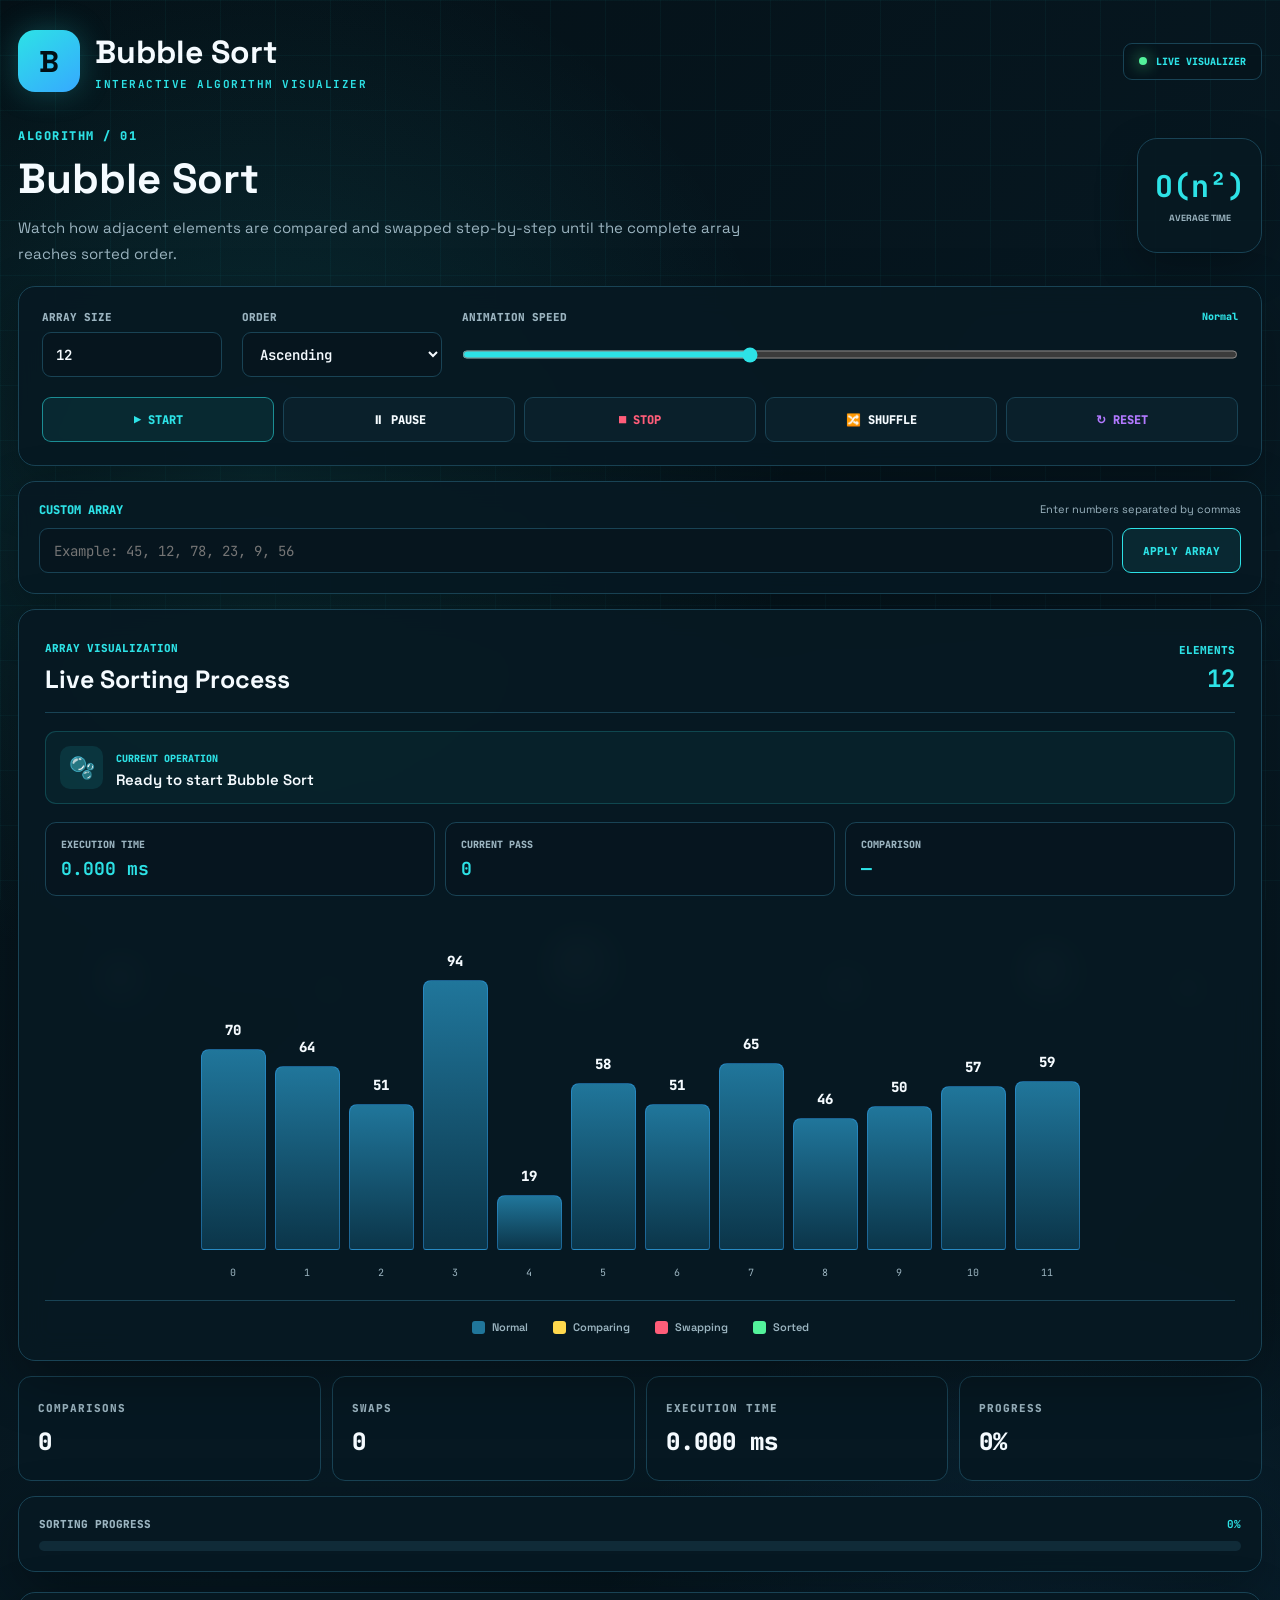
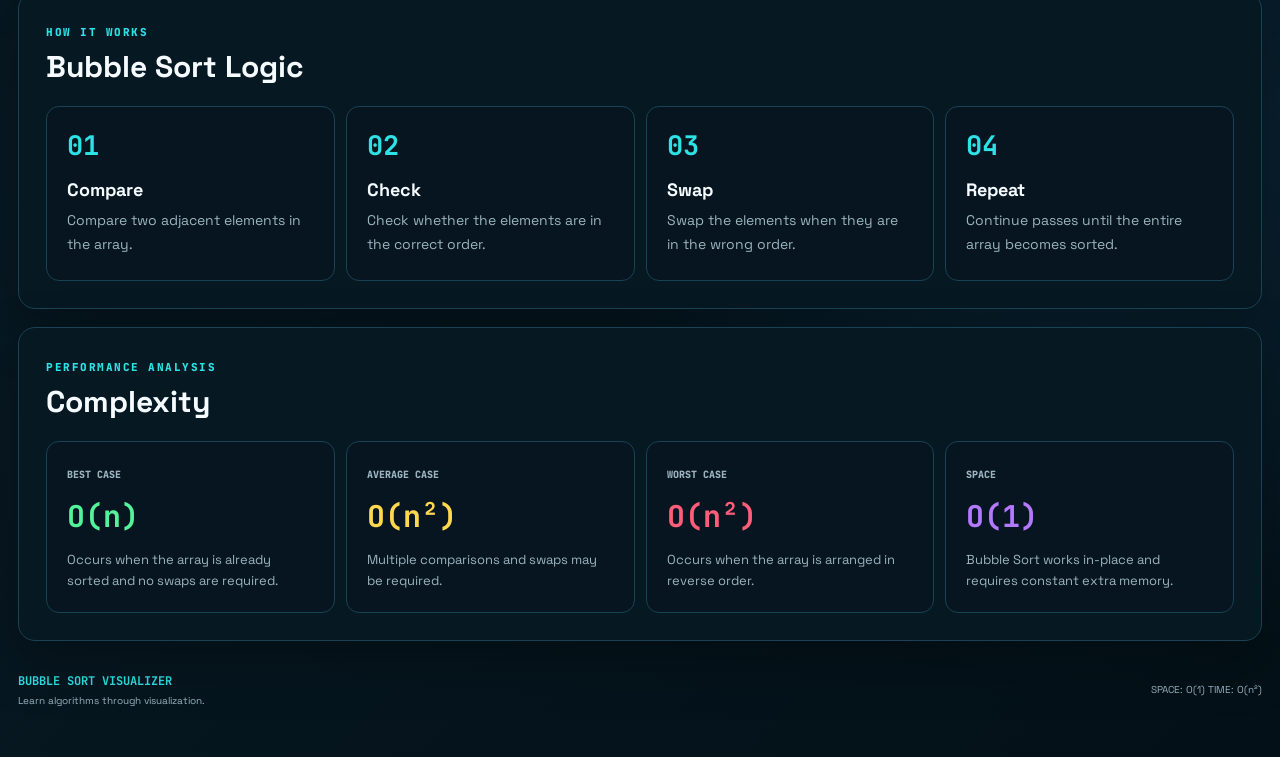
<file: DAA LAB visualistaion/BubbleSort/index.html>
<!DOCTYPE html>
<html lang="en">

<head>

    <meta charset="UTF-8">

    <meta name="viewport" content="width=device-width, initial-scale=1.0">

    <title>Bubble Sort Visualizer</title>

    <link rel="stylesheet" href="style.css">

</head>


<body>

    <!-- Animated Background -->
    <div class="bubble b1"></div>
    <div class="bubble b2"></div>
    <div class="bubble b3"></div>
    <div class="bubble b4"></div>
    <div class="bubble b5"></div>
    <div class="bubble b6"></div>


    <main class="container">


        <!-- ================= HEADER ================= -->

        <header class="header">

            <div class="brand">

                <div class="brand-icon">
                    B
                </div>

                <div>

                    <h1>
                        Bubble Sort
                    </h1>

                    <p>
                        INTERACTIVE ALGORITHM VISUALIZER
                    </p>

                </div>

            </div>


            <div class="live-badge">

                <span class="live-dot"></span>

                LIVE VISUALIZER

            </div>

        </header>



        <!-- ================= INTRO ================= -->

        <section class="intro">

            <div>

                <span class="eyebrow">
                    ALGORITHM / 01
                </span>

                <h2>
                    Bubble Sort
                </h2>

                <p>
                    Watch how adjacent elements are compared and
                    swapped step-by-step until the complete array
                    reaches sorted order.
                </p>

            </div>


            <div class="algorithm-card">

                <strong>
                    O(n²)
                </strong>

                <span>
                    AVERAGE TIME
                </span>

            </div>

        </section>



        <!-- ================= CONTROLS ================= -->

        <section class="control-panel">

            <div class="control-row">


                <div class="control-group">

                    <label>
                        ARRAY SIZE
                    </label>

                    <input type="number" id="arraySize" value="12" min="5" max="30">

                </div>


                <div class="control-group">

                    <label>
                        ORDER
                    </label>

                    <select id="order">

                        <option value="ascending">
                            Ascending
                        </option>

                        <option value="descending">
                            Descending
                        </option>

                    </select>

                </div>


                <div class="control-group speed-control">

                    <label>
                        ANIMATION SPEED
                    </label>

                    <input type="range" id="speed" min="50" max="1000" value="400">

                    <span id="speedValue">
                        Normal
                    </span>

                </div>

            </div>



            <div class="action-buttons">

                <button class="btn primary" id="startBtn">
                    ▶ START
                </button>

                <button class="btn" id="pauseBtn">
                    ⏸ PAUSE
                </button>

                <button class="btn danger" id="stopBtn">
                    ■ STOP
                </button>

                <button class="btn" id="shuffleBtn">
                    🔀 SHUFFLE
                </button>

                <button class="btn reset" id="resetBtn">
                    ↻ RESET
                </button>

            </div>

        </section>



        <!-- ================= CUSTOM ARRAY ================= -->

        <section class="custom-section">

            <div class="section-title">

                <span>
                    CUSTOM ARRAY
                </span>

                <small>
                    Enter numbers separated by commas
                </small>

            </div>


            <div class="custom-input">

                <input type="text" id="customArray" placeholder="Example: 45, 12, 78, 23, 9, 56">

                <button id="applyArray">
                    APPLY ARRAY
                </button>

            </div>

        </section>



        <!-- ================= VISUALIZER ================= -->

        <section class="visualizer">


            <div class="visualizer-header">

                <div>

                    <span>
                        ARRAY VISUALIZATION
                    </span>

                    <h3>
                        Live Sorting Process
                    </h3>

                </div>


                <div class="array-count">

                    <span>
                        ELEMENTS
                    </span>

                    <strong id="elementCount">
                        12
                    </strong>

                </div>

            </div>



            <!-- Status -->

            <div class="status">

                <div class="status-icon">
                    🫧
                </div>

                <div>

                    <span>
                        CURRENT OPERATION
                    </span>

                    <p id="statusText">
                        Ready to start Bubble Sort
                    </p>

                </div>

            </div>



            <!-- Timer -->

            <div class="timer-panel">

                <div>

                    <span>
                        EXECUTION TIME
                    </span>

                    <strong id="timer">
                        0.000 ms
                    </strong>

                </div>


                <div>

                    <span>
                        CURRENT PASS
                    </span>

                    <strong id="passNumber">
                        0
                    </strong>

                </div>


                <div>

                    <span>
                        COMPARISON
                    </span>

                    <strong id="comparisonInfo">
                        —
                    </strong>

                </div>

            </div>



            <!-- Array -->

            <div class="array-container" id="arrayContainer"></div>



            <!-- Legend -->

            <div class="legend">

                <div>
                    <span class="legend-color normal"></span>
                    Normal
                </div>

                <div>
                    <span class="legend-color compare"></span>
                    Comparing
                </div>

                <div>
                    <span class="legend-color swap"></span>
                    Swapping
                </div>

                <div>
                    <span class="legend-color sorted"></span>
                    Sorted
                </div>

            </div>

        </section>



        <!-- ================= STATISTICS ================= -->

        <section class="stats">

            <div class="stat-card">

                <span>
                    COMPARISONS
                </span>

                <strong id="comparisons">
                    0
                </strong>

            </div>


            <div class="stat-card">

                <span>
                    SWAPS
                </span>

                <strong id="swaps">
                    0
                </strong>

            </div>


            <div class="stat-card">

                <span>
                    EXECUTION TIME
                </span>

                <strong id="executionTime">
                    0.000 ms
                </strong>

            </div>


            <div class="stat-card">

                <span>
                    PROGRESS
                </span>

                <strong id="progressText">
                    0%
                </strong>

            </div>

        </section>



        <!-- ================= PROGRESS ================= -->

        <section class="progress-section">

            <div class="progress-header">

                <span>
                    SORTING PROGRESS
                </span>

                <strong id="progressPercent">
                    0%
                </strong>

            </div>


            <div class="progress-track">

                <div class="progress-bar" id="progressBar"></div>

            </div>

        </section>



        <!-- ================= ALGORITHM LOGIC ================= -->

        <section class="logic-section">

            <div class="section-heading">

                <span>
                    HOW IT WORKS
                </span>

                <h2>
                    Bubble Sort Logic
                </h2>

            </div>


            <div class="steps">


                <div class="step">

                    <strong>
                        01
                    </strong>

                    <h3>
                        Compare
                    </h3>

                    <p>
                        Compare two adjacent elements
                        in the array.
                    </p>

                </div>


                <div class="step">

                    <strong>
                        02
                    </strong>

                    <h3>
                        Check
                    </h3>

                    <p>
                        Check whether the elements
                        are in the correct order.
                    </p>

                </div>


                <div class="step">

                    <strong>
                        03
                    </strong>

                    <h3>
                        Swap
                    </h3>

                    <p>
                        Swap the elements when they
                        are in the wrong order.
                    </p>

                </div>


                <div class="step">

                    <strong>
                        04
                    </strong>

                    <h3>
                        Repeat
                    </h3>

                    <p>
                        Continue passes until the
                        entire array becomes sorted.
                    </p>

                </div>

            </div>

        </section>



        <!-- ================= COMPLEXITY ================= -->

        <section class="complexity">

            <div class="section-heading">

                <span>
                    PERFORMANCE ANALYSIS
                </span>

                <h2>
                    Complexity
                </h2>

            </div>


            <div class="complexity-grid">


                <div class="complexity-card best">

                    <span>
                        BEST CASE
                    </span>

                    <strong>
                        O(n)
                    </strong>

                    <p>
                        Occurs when the array is already
                        sorted and no swaps are required.
                    </p>

                </div>


                <div class="complexity-card average">

                    <span>
                        AVERAGE CASE
                    </span>

                    <strong>
                        O(n²)
                    </strong>

                    <p>
                        Multiple comparisons and swaps
                        may be required.
                    </p>

                </div>


                <div class="complexity-card worst">

                    <span>
                        WORST CASE
                    </span>

                    <strong>
                        O(n²)
                    </strong>

                    <p>
                        Occurs when the array is arranged
                        in reverse order.
                    </p>

                </div>


                <div class="complexity-card space">

                    <span>
                        SPACE
                    </span>

                    <strong>
                        O(1)
                    </strong>

                    <p>
                        Bubble Sort works in-place and
                        requires constant extra memory.
                    </p>

                </div>

            </div>

        </section>



        <!-- ================= FOOTER ================= -->

        <footer>

            <div>

                <strong>
                    BUBBLE SORT VISUALIZER
                </strong>

                <p>
                    Learn algorithms through visualization.
                </p>

            </div>


            <div>

                <span>
                    SPACE: O(1)
                </span>

                <span>
                    TIME: O(n²)
                </span>

            </div>

        </footer>


    </main>


    <script src="script.js"></script>

</body>

</html>
</file>
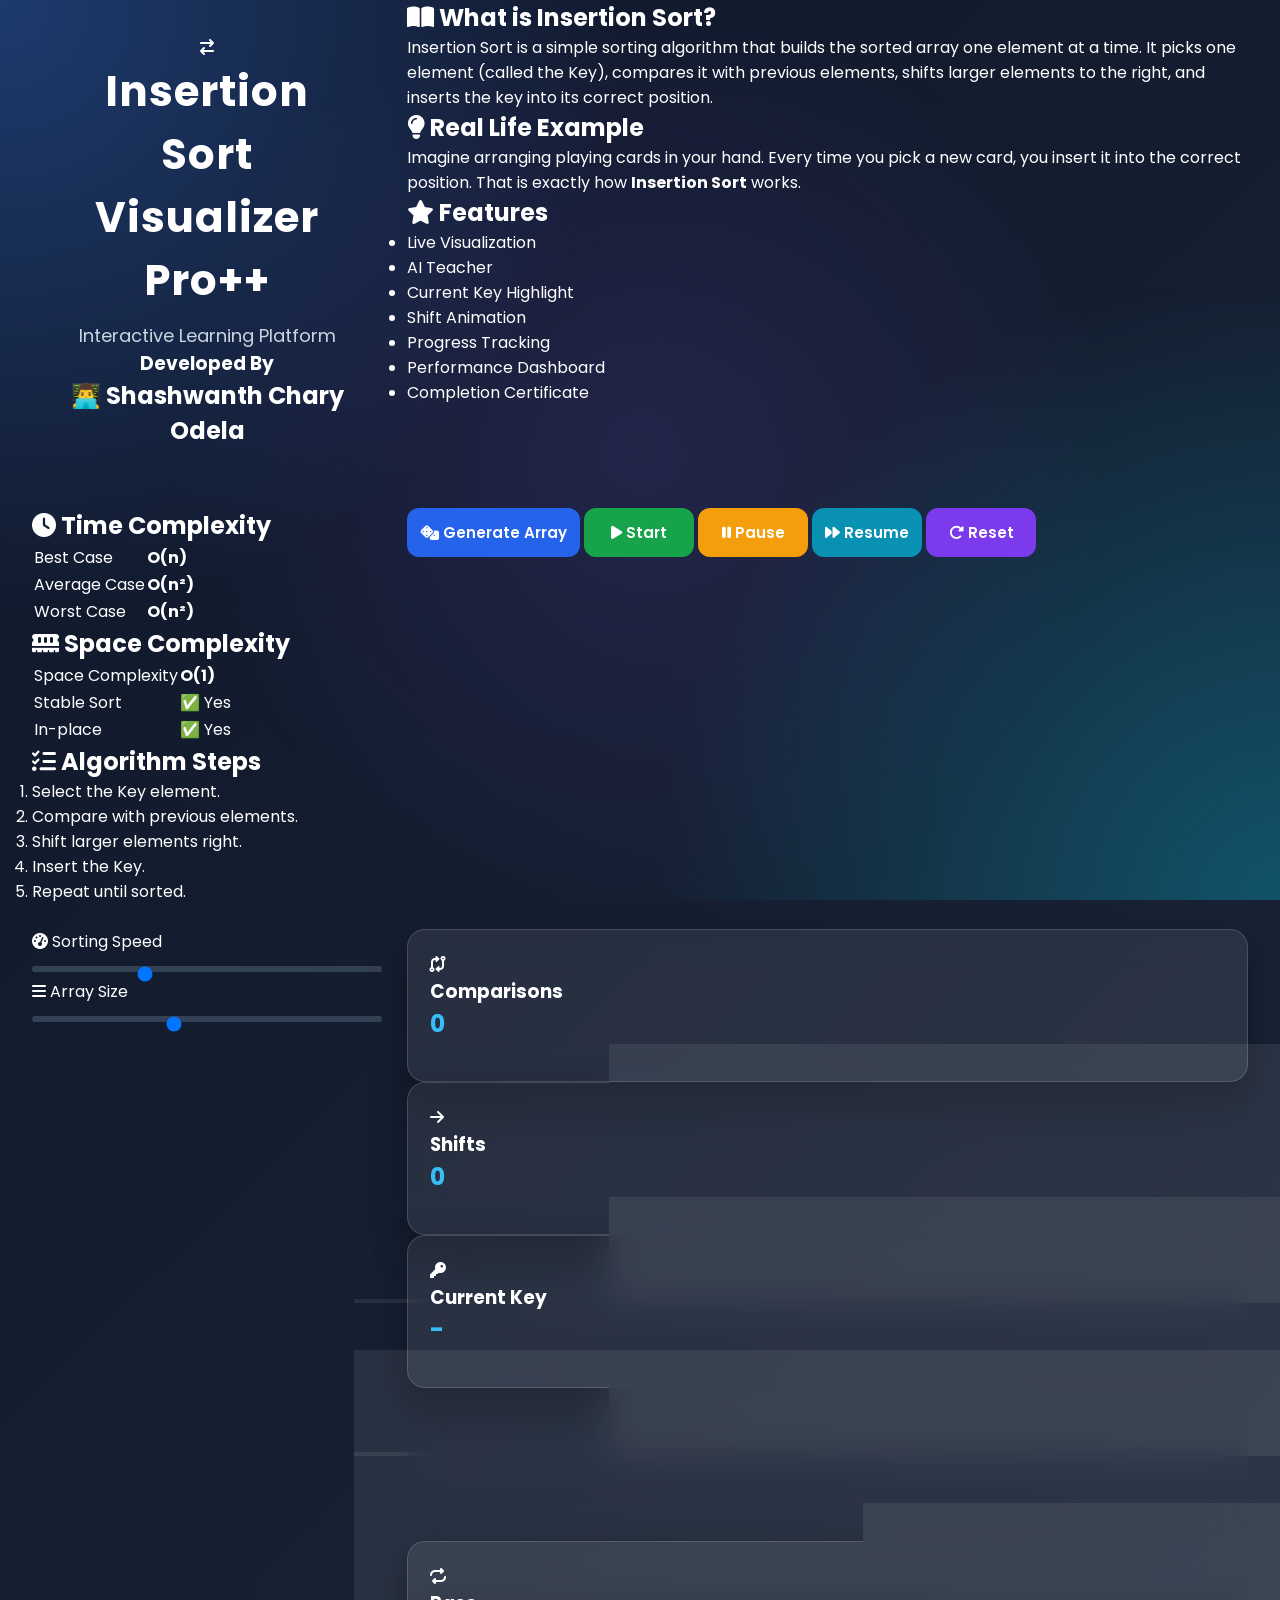
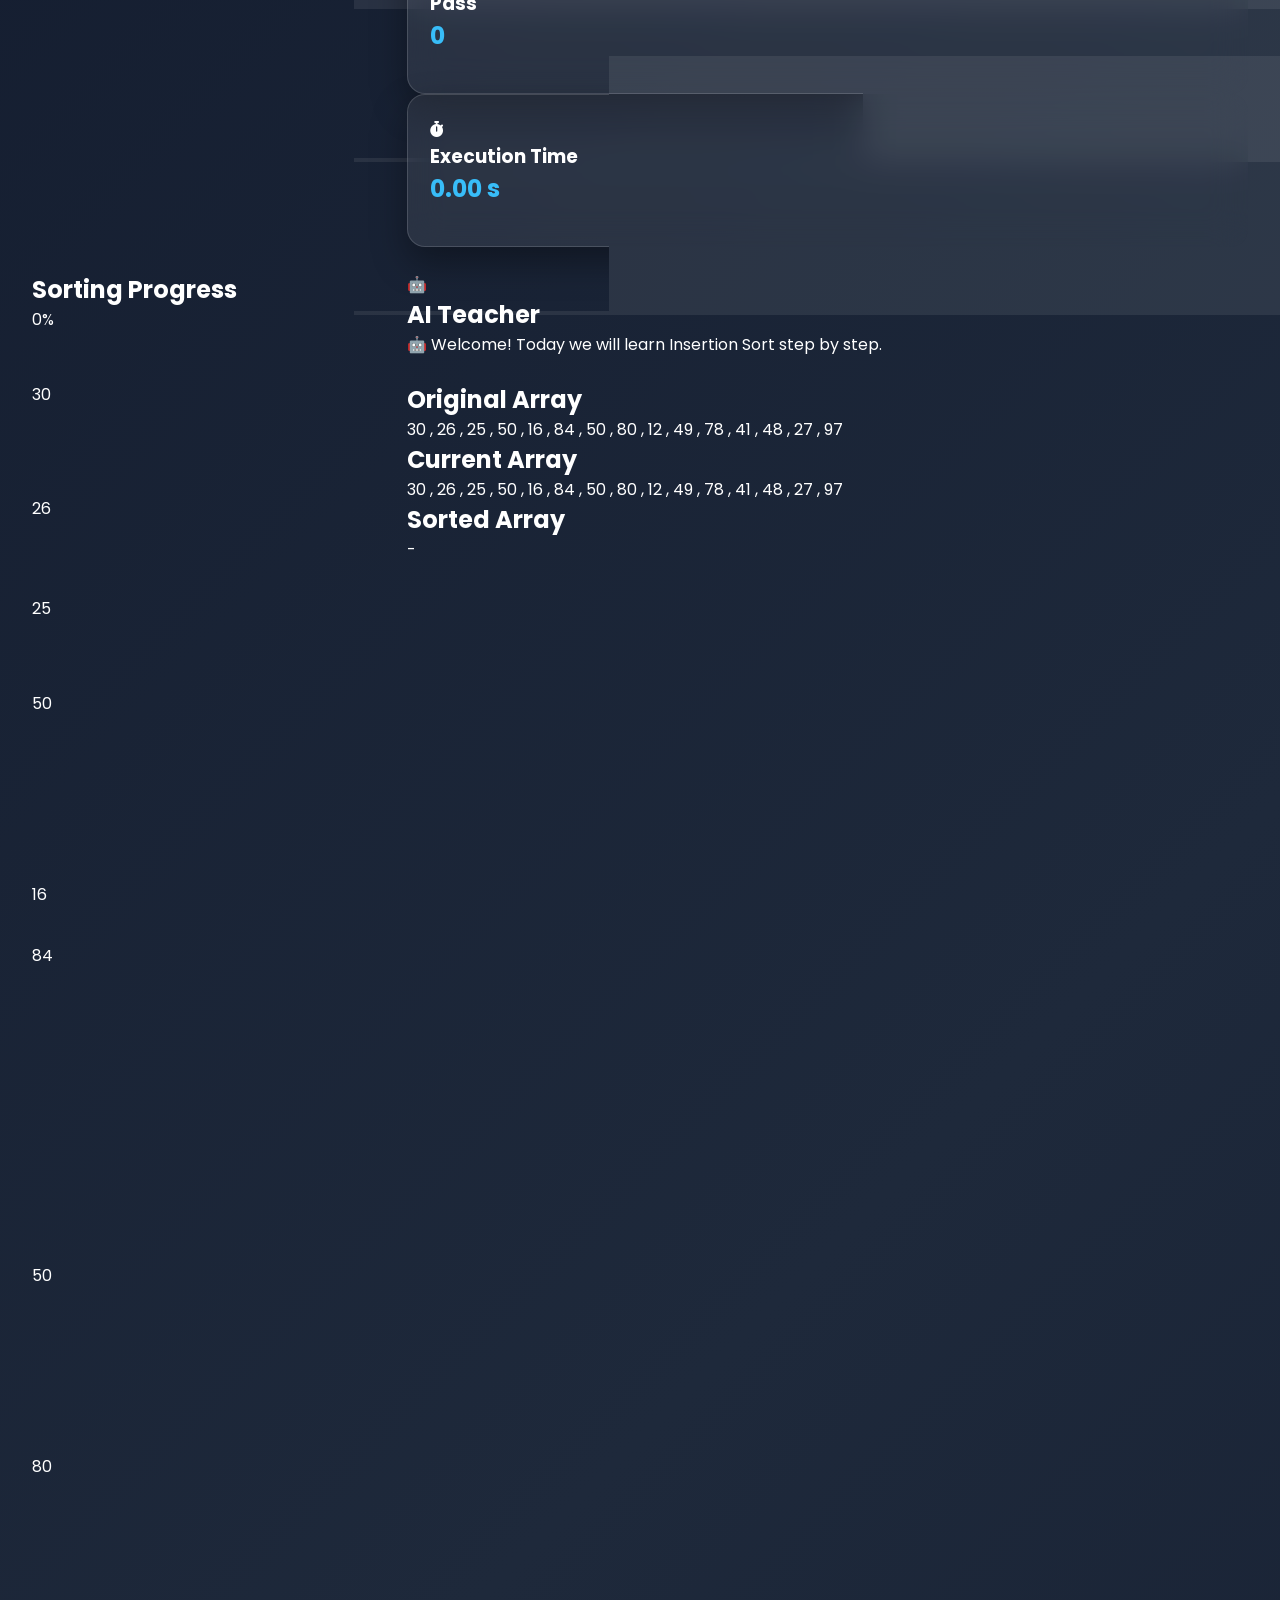
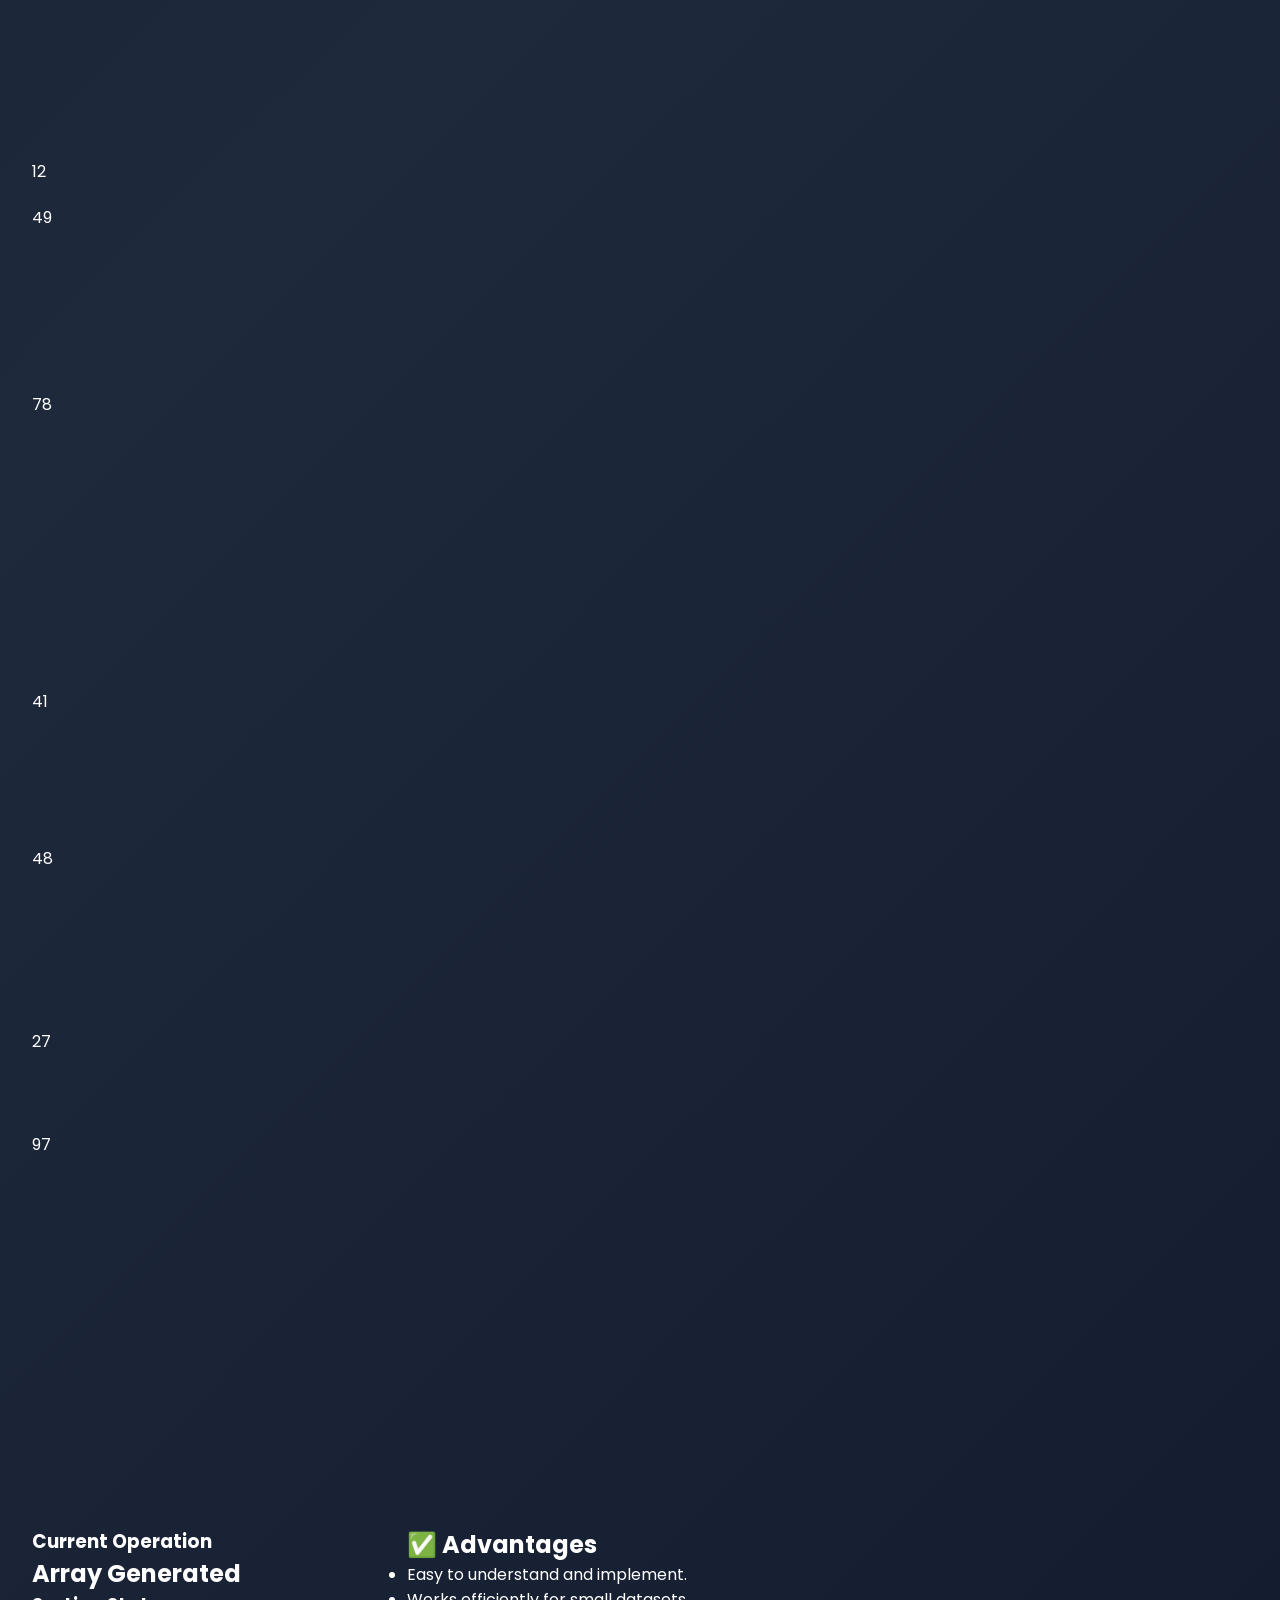
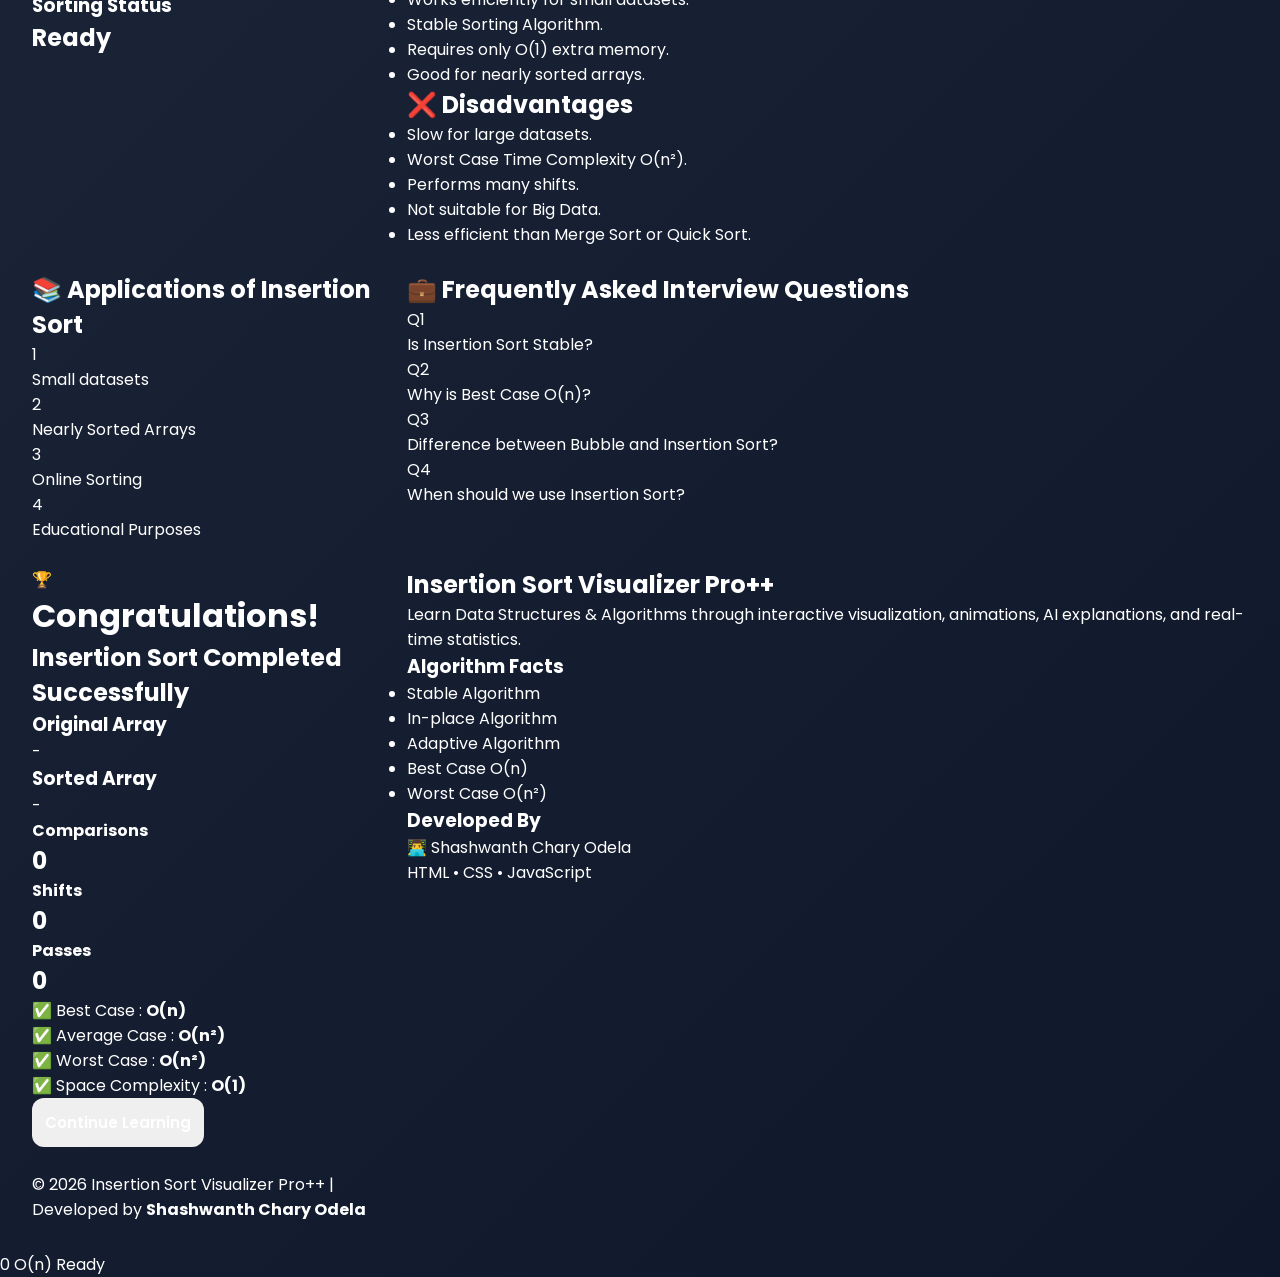
<file: DAA LAB visualistaion/InsertionSort/index.html>
<!DOCTYPE html>
<html lang="en">

<head>

    <meta charset="UTF-8">

    <meta name="viewport" content="width=device-width, initial-scale=1.0">

    <title>Insertion Sort Visualizer Pro++</title>

    <!-- CSS -->

    <link rel="stylesheet" href="style.css">

    <!-- Google Font -->

    <link rel="preconnect" href="https://fonts.googleapis.com">

    <link rel="preconnect" href="https://fonts.gstatic.com" crossorigin>

    <link href="https://fonts.googleapis.com/css2?family=Poppins:wght@300;400;500;600;700;800&display=swap"
        rel="stylesheet">

    <!-- Font Awesome -->

    <link rel="stylesheet" href="https://cdnjs.cloudflare.com/ajax/libs/font-awesome/6.6.0/css/all.min.css">

</head>

<body>

    <!-- ==========================================
            Animated Background
    =========================================== -->

    <div class="background">

        <div class="circle c1"></div>

        <div class="circle c2"></div>

        <div class="circle c3"></div>

        <div class="circle c4"></div>

    </div>

    <!-- ==========================================
                MAIN CONTAINER
    =========================================== -->

    <div class="container">

        <!-- ======================================
                    HEADER
        ======================================= -->

        <header>

            <div class="logo">

                <i class="fa-solid fa-arrow-right-arrow-left"></i>

                <div>

                    <h1>
                        Insertion Sort Visualizer Pro++
                    </h1>

                    <p>

                        Interactive Learning Platform

                    </p>

                </div>

            </div>

            <div class="developer">

                <h3>

                    Developed By

                </h3>

                <h2>

                    👨‍💻 Shashwanth Chary Odela

                </h2>

            </div>

        </header>



        <!-- ======================================
                INTRODUCTION
        ======================================= -->

        <section class="projectInfo">

            <div class="infoBox">

                <h2>

                    <i class="fa-solid fa-book-open"></i>

                    What is Insertion Sort?

                </h2>

                <p>

                    Insertion Sort is a simple sorting algorithm
                    that builds the sorted array one element at a
                    time.

                    It picks one element (called the Key),
                    compares it with previous elements,
                    shifts larger elements to the right,
                    and inserts the key into its correct position.

                </p>

            </div>



            <div class="infoBox">

                <h2>

                    <i class="fa-solid fa-lightbulb"></i>

                    Real Life Example

                </h2>

                <p>

                    Imagine arranging playing cards in your hand.

                    Every time you pick a new card,
                    you insert it into the correct position.

                    That is exactly how
                    <strong>Insertion Sort</strong> works.

                </p>

            </div>



            <div class="infoBox">

                <h2>

                    <i class="fa-solid fa-star"></i>

                    Features

                </h2>

                <ul>

                    <li>Live Visualization</li>

                    <li>AI Teacher</li>

                    <li>Current Key Highlight</li>

                    <li>Shift Animation</li>

                    <li>Progress Tracking</li>

                    <li>Performance Dashboard</li>

                    <li>Completion Certificate</li>

                </ul>

            </div>

        </section>



        <!-- ======================================
            COMPLEXITY SECTION
        ======================================= -->

        <section class="projectInfo">

            <div class="infoBox">

                <h2>

                    <i class="fa-solid fa-clock"></i>

                    Time Complexity

                </h2>

                <table>

                    <tr>

                        <td>Best Case</td>

                        <td><b>O(n)</b></td>

                    </tr>

                    <tr>

                        <td>Average Case</td>

                        <td><b>O(n²)</b></td>

                    </tr>

                    <tr>

                        <td>Worst Case</td>

                        <td><b>O(n²)</b></td>

                    </tr>

                </table>

            </div>



            <div class="infoBox">

                <h2>

                    <i class="fa-solid fa-memory"></i>

                    Space Complexity

                </h2>

                <table>

                    <tr>

                        <td>Space Complexity</td>

                        <td><b>O(1)</b></td>

                    </tr>

                    <tr>

                        <td>Stable Sort</td>

                        <td>✅ Yes</td>

                    </tr>

                    <tr>

                        <td>In-place</td>

                        <td>✅ Yes</td>

                    </tr>

                </table>

            </div>



            <div class="infoBox">

                <h2>

                    <i class="fa-solid fa-list-check"></i>

                    Algorithm Steps

                </h2>

                <ol>

                    <li>Select the Key element.</li>

                    <li>Compare with previous elements.</li>

                    <li>Shift larger elements right.</li>

                    <li>Insert the Key.</li>

                    <li>Repeat until sorted.</li>

                </ol>

            </div>

        </section>
        <!-- ======================================
                                CONTROL PANEL
                        ======================================= -->

        <section class="controls">

            <button id="generateBtn">
                <i class="fa-solid fa-dice"></i>
                Generate Array
            </button>

            <button id="startBtn">
                <i class="fa-solid fa-play"></i>
                Start
            </button>

            <button id="pauseBtn">
                <i class="fa-solid fa-pause"></i>
                Pause
            </button>

            <button id="resumeBtn">
                <i class="fa-solid fa-forward"></i>
                Resume
            </button>

            <button id="resetBtn">
                <i class="fa-solid fa-rotate-right"></i>
                Reset
            </button>

        </section>



        <!-- ======================================
                                SLIDERS
                        ======================================= -->

        <section class="sliderPanel">

            <div class="sliderBox">

                <label>

                    <i class="fa-solid fa-gauge-high"></i>

                    Sorting Speed

                </label>

                <input type="range" id="speed" min="50" max="1000" value="350">

            </div>



            <div class="sliderBox">

                <label>

                    <i class="fa-solid fa-bars"></i>

                    Array Size

                </label>

                <input type="range" id="arraySize" min="5" max="30" value="15">

            </div>

        </section>



        <!-- ======================================
                                LIVE DASHBOARD
                        ======================================= -->

        <section class="dashboard">

            <div class="card">

                <i class="fa-solid fa-code-compare"></i>

                <h3>Comparisons</h3>

                <h2 id="comparison">0</h2>

            </div>



            <div class="card">

                <i class="fa-solid fa-arrow-right"></i>

                <h3>Shifts</h3>

                <h2 id="shifts">0</h2>

            </div>



            <div class="card">

                <i class="fa-solid fa-key"></i>

                <h3>Current Key</h3>

                <h2 id="currentKey">-</h2>

            </div>



            <div class="card">

                <i class="fa-solid fa-location-dot"></i>

                <h3>Current Index</h3>

                <h2 id="currentIndex">-</h2>

            </div>



            <div class="card">

                <i class="fa-solid fa-repeat"></i>

                <h3>Pass</h3>

                <h2 id="pass">0</h2>

            </div>



            <div class="card">

                <i class="fa-solid fa-stopwatch"></i>

                <h3>Execution Time</h3>

                <h2 id="timer">0.00 s</h2>

            </div>

        </section>



        <!-- ======================================
                                PROGRESS BAR
                        ======================================= -->

        <section class="progressSection">

            <div class="progressHeader">

                <h2>

                    Sorting Progress

                </h2>

                <span id="progressPercent">

                    0%

                </span>

            </div>

            <div class="progressBar">

                <div id="progressFill"></div>

            </div>

        </section>



        <!-- ======================================
                                AI TEACHER
                        ======================================= -->

        <section class="robotSection">

            <div class="robotImage">

                🤖

            </div>

            <div class="robotContent">

                <h2>

                    AI Teacher

                </h2>

                <p id="robotMessage">

                    Welcome!

                    Generate an array and press Start to begin learning
                    Insertion Sort.

                </p>

            </div>

        </section>



        <!-- ======================================
                                ARRAY VISUALIZER
                        ======================================= -->

        <section class="visualizer">

            <div id="arrayContainer" class="arrayContainer">

            </div>

        </section>



        <!-- ======================================
                                ARRAY DETAILS
                        ======================================= -->

        <section class="arraySection">

            <div class="arrayCard">

                <h2>

                    Original Array

                </h2>

                <p id="originalArray">

                    -

                </p>

            </div>



            <div class="arrayCard">

                <h2>

                    Current Array

                </h2>

                <p id="currentArray">

                    -

                </p>

            </div>



            <div class="arrayCard">

                <h2>

                    Sorted Array

                </h2>

                <p id="sortedArray">

                    -

                </p>

            </div>

        </section>



        <!-- ======================================
                            CURRENT OPERATION
                        ======================================= -->

        <section class="operationPanel">

            <div class="operationCard">

                <h3>

                    Current Operation

                </h3>

                <h2 id="currentOperation">

                    Waiting...

                </h2>

            </div>



            <div class="operationCard">

                <h3>

                    Sorting Status

                </h3>

                <h2 id="sortStatus">

                    Ready

                </h2>

            </div>

        </section>
        <!-- ======================================
                                        ADVANTAGES & DISADVANTAGES
                                ======================================= -->

        <section class="advantages">

            <div class="advCard">

                <h2>✅ Advantages</h2>

                <ul>

                    <li>Easy to understand and implement.</li>

                    <li>Works efficiently for small datasets.</li>

                    <li>Stable Sorting Algorithm.</li>

                    <li>Requires only O(1) extra memory.</li>

                    <li>Good for nearly sorted arrays.</li>

                </ul>

            </div>



            <div class="advCard">

                <h2>❌ Disadvantages</h2>

                <ul>

                    <li>Slow for large datasets.</li>

                    <li>Worst Case Time Complexity O(n²).</li>

                    <li>Performs many shifts.</li>

                    <li>Not suitable for Big Data.</li>

                    <li>Less efficient than Merge Sort or Quick Sort.</li>

                </ul>

            </div>

        </section>



        <!-- ======================================
                                        APPLICATIONS
                                ======================================= -->

        <section class="learningPanel">

            <h2>

                📚 Applications of Insertion Sort

            </h2>

            <div class="steps">

                <div class="stepCard">

                    <span>1</span>

                    <p>

                        Small datasets

                    </p>

                </div>



                <div class="stepCard">

                    <span>2</span>

                    <p>

                        Nearly Sorted Arrays

                    </p>

                </div>



                <div class="stepCard">

                    <span>3</span>

                    <p>

                        Online Sorting

                    </p>

                </div>



                <div class="stepCard">

                    <span>4</span>

                    <p>

                        Educational Purposes

                    </p>

                </div>

            </div>

        </section>



        <!-- ======================================
                                        INTERVIEW QUESTIONS
                                ======================================= -->

        <section class="learningPanel">

            <h2>

                💼 Frequently Asked Interview Questions

            </h2>

            <div class="steps">

                <div class="stepCard">

                    <span>Q1</span>

                    <p>

                        Is Insertion Sort Stable?

                    </p>

                </div>



                <div class="stepCard">

                    <span>Q2</span>

                    <p>

                        Why is Best Case O(n)?

                    </p>

                </div>



                <div class="stepCard">

                    <span>Q3</span>

                    <p>

                        Difference between Bubble and Insertion Sort?

                    </p>

                </div>



                <div class="stepCard">

                    <span>Q4</span>

                    <p>

                        When should we use Insertion Sort?

                    </p>

                </div>

            </div>

        </section>



        <!-- ======================================
                                        COMPLETION SCREEN
                                ======================================= -->

        <div id="completionScreen" class="completionScreen">



            <div class="completionCard">



                <div class="trophy">

                    🏆

                </div>



                <h1>

                    Congratulations!

                </h1>



                <h2>

                    Insertion Sort Completed Successfully

                </h2>



                <div class="line"></div>



                <div class="result">

                    <h3>

                        Original Array

                    </h3>

                    <p id="finalOriginalArray">

                        -

                    </p>



                    <h3>

                        Sorted Array

                    </h3>

                    <p id="finalSortedArray">

                        -

                    </p>

                </div>



                <div class="finalStats">

                    <div>

                        <h4>

                            Comparisons

                        </h4>

                        <h2 id="finalComparisons">

                            0

                        </h2>

                    </div>



                    <div>

                        <h4>

                            Shifts

                        </h4>

                        <h2 id="finalShifts">

                            0

                        </h2>

                    </div>



                    <div>

                        <h4>

                            Passes

                        </h4>

                        <h2 id="finalPasses">

                            0

                        </h2>

                    </div>

                </div>



                <div class="complexitySummary">

                    <p>

                        ✅ Best Case : <b>O(n)</b>

                    </p>

                    <p>

                        ✅ Average Case : <b>O(n²)</b>

                    </p>

                    <p>

                        ✅ Worst Case : <b>O(n²)</b>

                    </p>

                    <p>

                        ✅ Space Complexity : <b>O(1)</b>

                    </p>

                </div>



                <button id="closeCompletion">

                    Continue Learning

                </button>



            </div>

        </div>



        <!-- ======================================
                                            FOOTER
                                ======================================= -->

        <footer>



            <div>

                <h2>

                    Insertion Sort Visualizer Pro++

                </h2>

                <p>

                    Learn Data Structures & Algorithms through
                    interactive visualization, animations,
                    AI explanations, and real-time statistics.

                </p>

            </div>



            <div>

                <h3>

                    Algorithm Facts

                </h3>

                <ul>

                    <li>Stable Algorithm</li>

                    <li>In-place Algorithm</li>

                    <li>Adaptive Algorithm</li>

                    <li>Best Case O(n)</li>

                    <li>Worst Case O(n²)</li>

                </ul>

            </div>



            <div>

                <h3>

                    Developed By

                </h3>

                <p>

                    👨‍💻 Shashwanth Chary Odela

                </p>

                <p>

                    HTML • CSS • JavaScript

                </p>

            </div>



        </footer>



        <div class="copyright">

            © 2026

            Insertion Sort Visualizer Pro++

            | Developed by

            <strong>

                Shashwanth Chary Odela

            </strong>

        </div>



    </div>



    <script src="script.js"></script>

</body>

</html>
<span id="iteration">0</span>
<span id="complexityLive">O(n)</span>
<span id="badge">Ready</span>
</file>
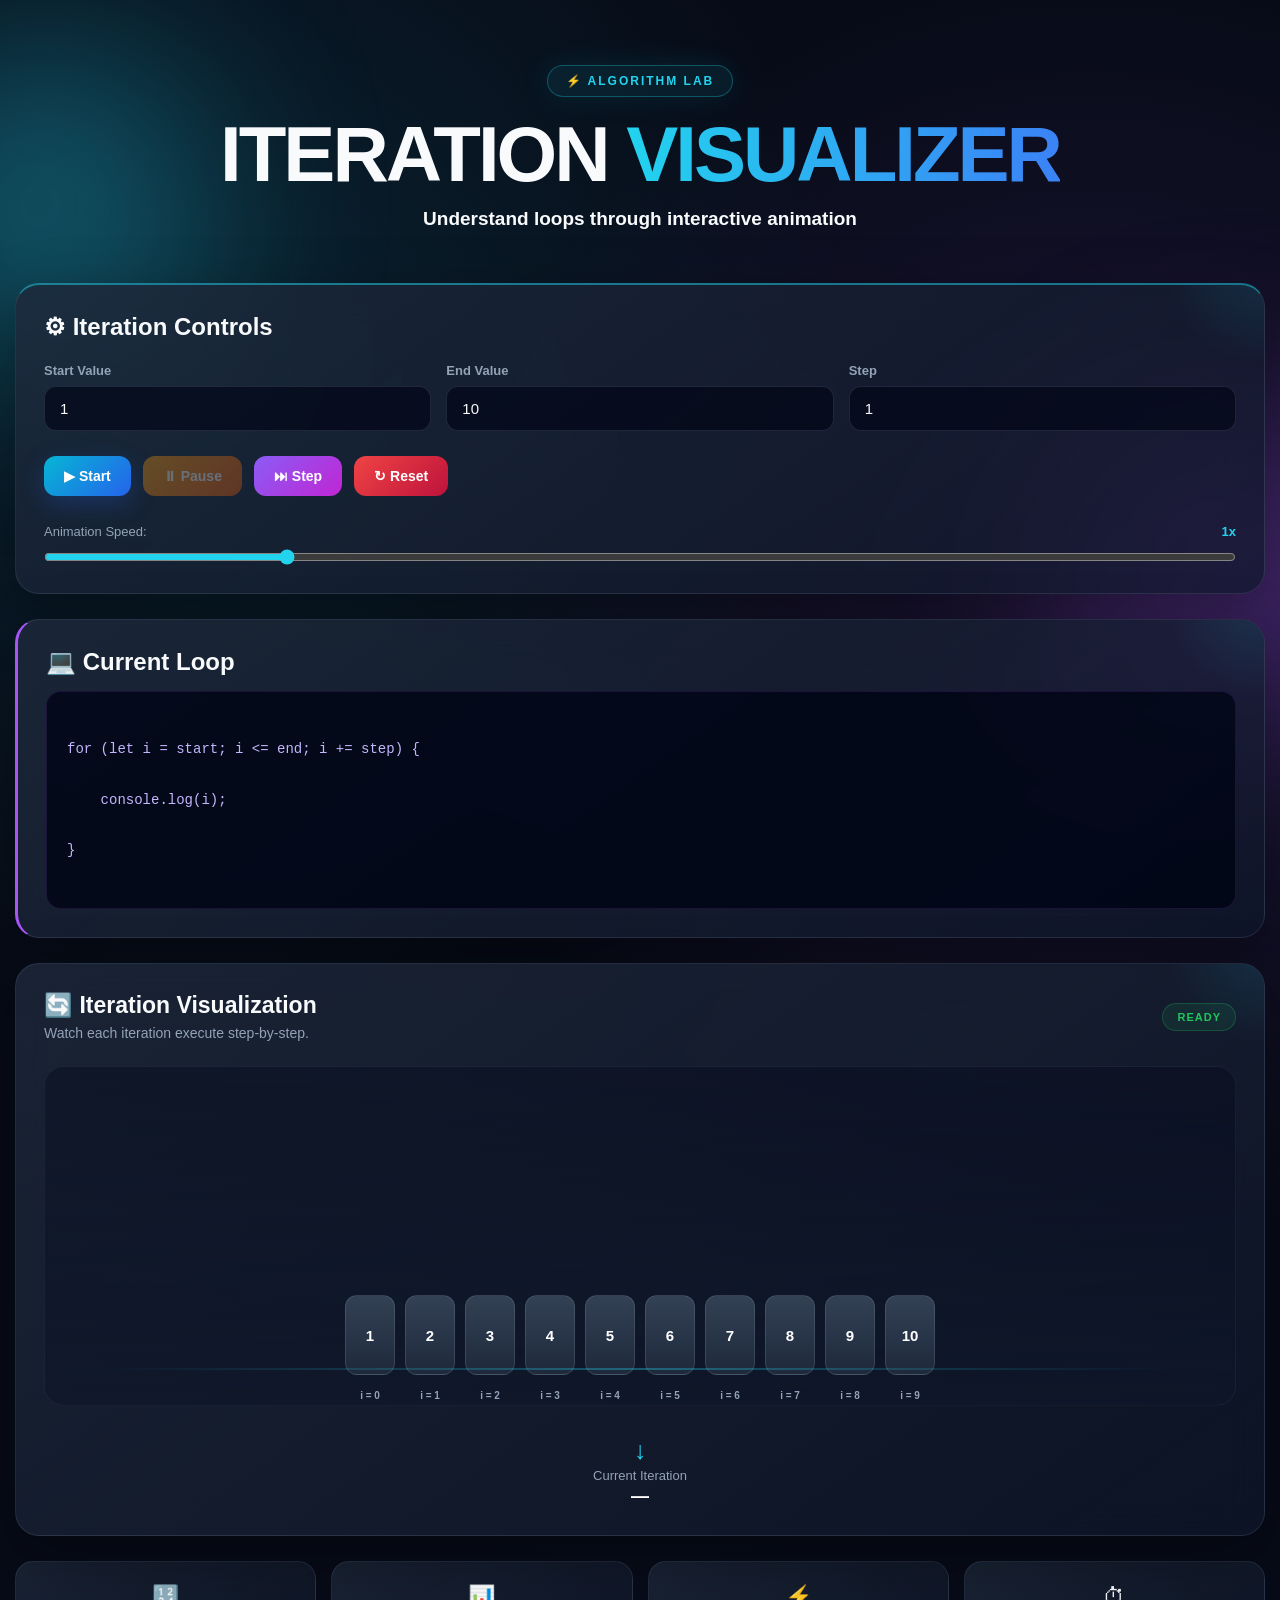
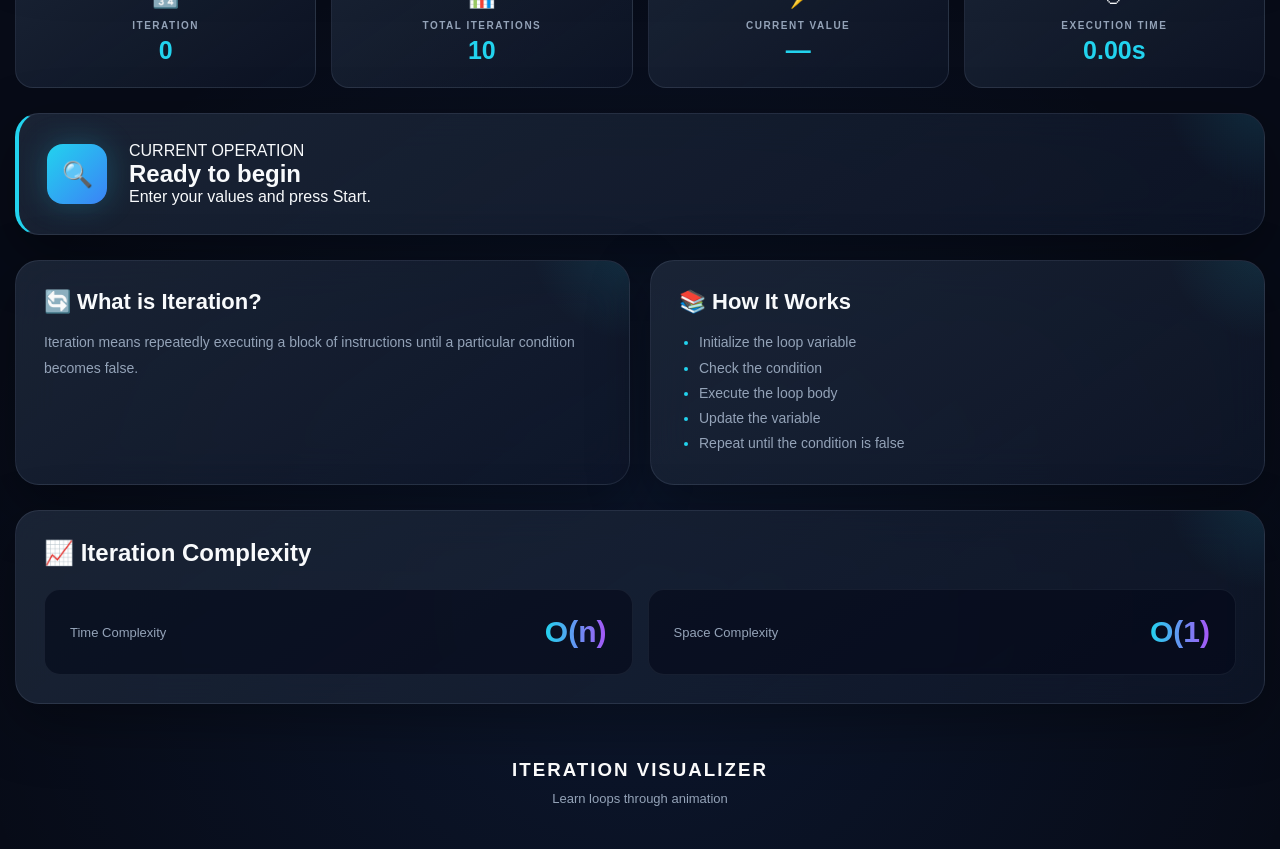
<file: DAA LAB visualistaion/Iteration factorial/index.html>
<!DOCTYPE html>
<html lang="en">

<head>
    <meta charset="UTF-8">
    <meta name="viewport" content="width=device-width, initial-scale=1.0">

    <title>Iteration Visualizer</title>

    <link rel="stylesheet" href="style.css">
</head>

<body>

    <!-- Background -->
    <div class="background">
        <div class="orb orb1"></div>
        <div class="orb orb2"></div>
    </div>

    <!-- Header -->
    <header class="header">

        <div class="badge">
            ⚡ ALGORITHM LAB
        </div>

        <h1>
            ITERATION <span>VISUALIZER</span>
        </h1>

        <p>
            Understand loops through interactive animation
        </p>

    </header>


    <main class="container">

        <!-- Input Section -->
        <section class="card control-card">

            <h2>⚙ Iteration Controls</h2>

            <div class="input-row">

                <div class="input-group">
                    <label>Start Value</label>

                    <input type="number" id="startInput" value="1">
                </div>


                <div class="input-group">
                    <label>End Value</label>

                    <input type="number" id="endInput" value="10">
                </div>


                <div class="input-group">
                    <label>Step</label>

                    <input type="number" id="stepInput" value="1">
                </div>

            </div>


            <div class="buttons">

                <button id="startBtn" class="btn start">
                    ▶ Start
                </button>

                <button id="pauseBtn" class="btn pause">
                    ⏸ Pause
                </button>

                <button id="stepBtn" class="btn step">
                    ⏭ Step
                </button>

                <button id="resetBtn" class="btn reset">
                    ↻ Reset
                </button>

            </div>


            <div class="speed-control">

                <label>
                    Animation Speed:
                    <strong id="speedValue">1x</strong>
                </label>

                <input type="range" id="speedSlider" min="0.5" max="3" step="0.5" value="1">

            </div>

        </section>


        <!-- Loop Code -->
        <section class="card code-card">

            <h2>💻 Current Loop</h2>

            <pre><code>
for (let i = start; i <= end; i += step) {

    console.log(i);

}
            </code></pre>

        </section>


        <!-- Visualization -->
        <section class="card visualization-card">

            <div class="section-title">

                <div>
                    <h2>🔄 Iteration Visualization</h2>

                    <p>
                        Watch each iteration execute
                        step-by-step.
                    </p>
                </div>

                <div id="status" class="status">
                    READY
                </div>

            </div>


            <!-- Iteration Boxes -->
            <div id="iterationContainer" class="iteration-container">
            </div>


            <!-- Current Pointer -->
            <div class="pointer-area">

                <div class="pointer">
                    ↓
                </div>

                <div>
                    Current Iteration
                </div>

                <strong id="currentIteration">
                    —
                </strong>

            </div>

        </section>


        <!-- Statistics -->
        <section class="stats-grid">

            <div class="stat-card">

                <span>🔢</span>

                <p>
                    ITERATION
                </p>

                <h3 id="iterationStat">
                    0
                </h3>

            </div>


            <div class="stat-card">

                <span>📊</span>

                <p>
                    TOTAL ITERATIONS
                </p>

                <h3 id="totalStat">
                    0
                </h3>

            </div>


            <div class="stat-card">

                <span>⚡</span>

                <p>
                    CURRENT VALUE
                </p>

                <h3 id="valueStat">
                    —
                </h3>

            </div>


            <div class="stat-card">

                <span>⏱</span>

                <p>
                    EXECUTION TIME
                </p>

                <h3 id="timeStat">
                    0.00s
                </h3>

            </div>

        </section>


        <!-- Current Operation -->
        <section class="card operation-card">

            <div class="operation-icon">
                🔍
            </div>

            <div>

                <span>
                    CURRENT OPERATION
                </span>

                <h2 id="operation">
                    Ready to begin
                </h2>

                <p id="description">
                    Press Start to execute
                    the loop.
                </p>

            </div>

        </section>


        <!-- Explanation -->
        <section class="information-grid">

            <div class="card info-card">

                <h2>
                    🔄 What is Iteration?
                </h2>

                <p>
                    Iteration means repeatedly executing
                    a block of instructions until a
                    particular condition becomes false.
                </p>

            </div>


            <div class="card info-card">

                <h2>
                    📚 How It Works
                </h2>

                <ul>

                    <li>
                        Initialize the loop variable
                    </li>

                    <li>
                        Check the condition
                    </li>

                    <li>
                        Execute the loop body
                    </li>

                    <li>
                        Update the variable
                    </li>

                    <li>
                        Repeat until the condition is false
                    </li>

                </ul>

            </div>

        </section>


        <!-- Complexity -->
        <section class="card complexity-card">

            <h2>
                📈 Iteration Complexity
            </h2>

            <div class="complexity-grid">

                <div>
                    <span>
                        Time Complexity
                    </span>

                    <strong>
                        O(n)
                    </strong>
                </div>


                <div>
                    <span>
                        Space Complexity
                    </span>

                    <strong>
                        O(1)
                    </strong>
                </div>

            </div>

        </section>

    </main>


    <!-- Completion -->
    <div id="completion" class="completion hidden">

        <div class="completion-box">

            <div class="success-icon">
                ✓
            </div>

            <h2>
                ITERATION COMPLETE
            </h2>

            <p>
                All loop iterations have been executed.
            </p>

            <button id="closeCompletion" class="btn start">

                Continue

            </button>

        </div>

    </div>


    <footer>

        <h3>
            ITERATION VISUALIZER
        </h3>

        <p>
            Learn loops through animation
        </p>

    </footer>


    <script src="script.js"></script>

</body>

</html>
</file>
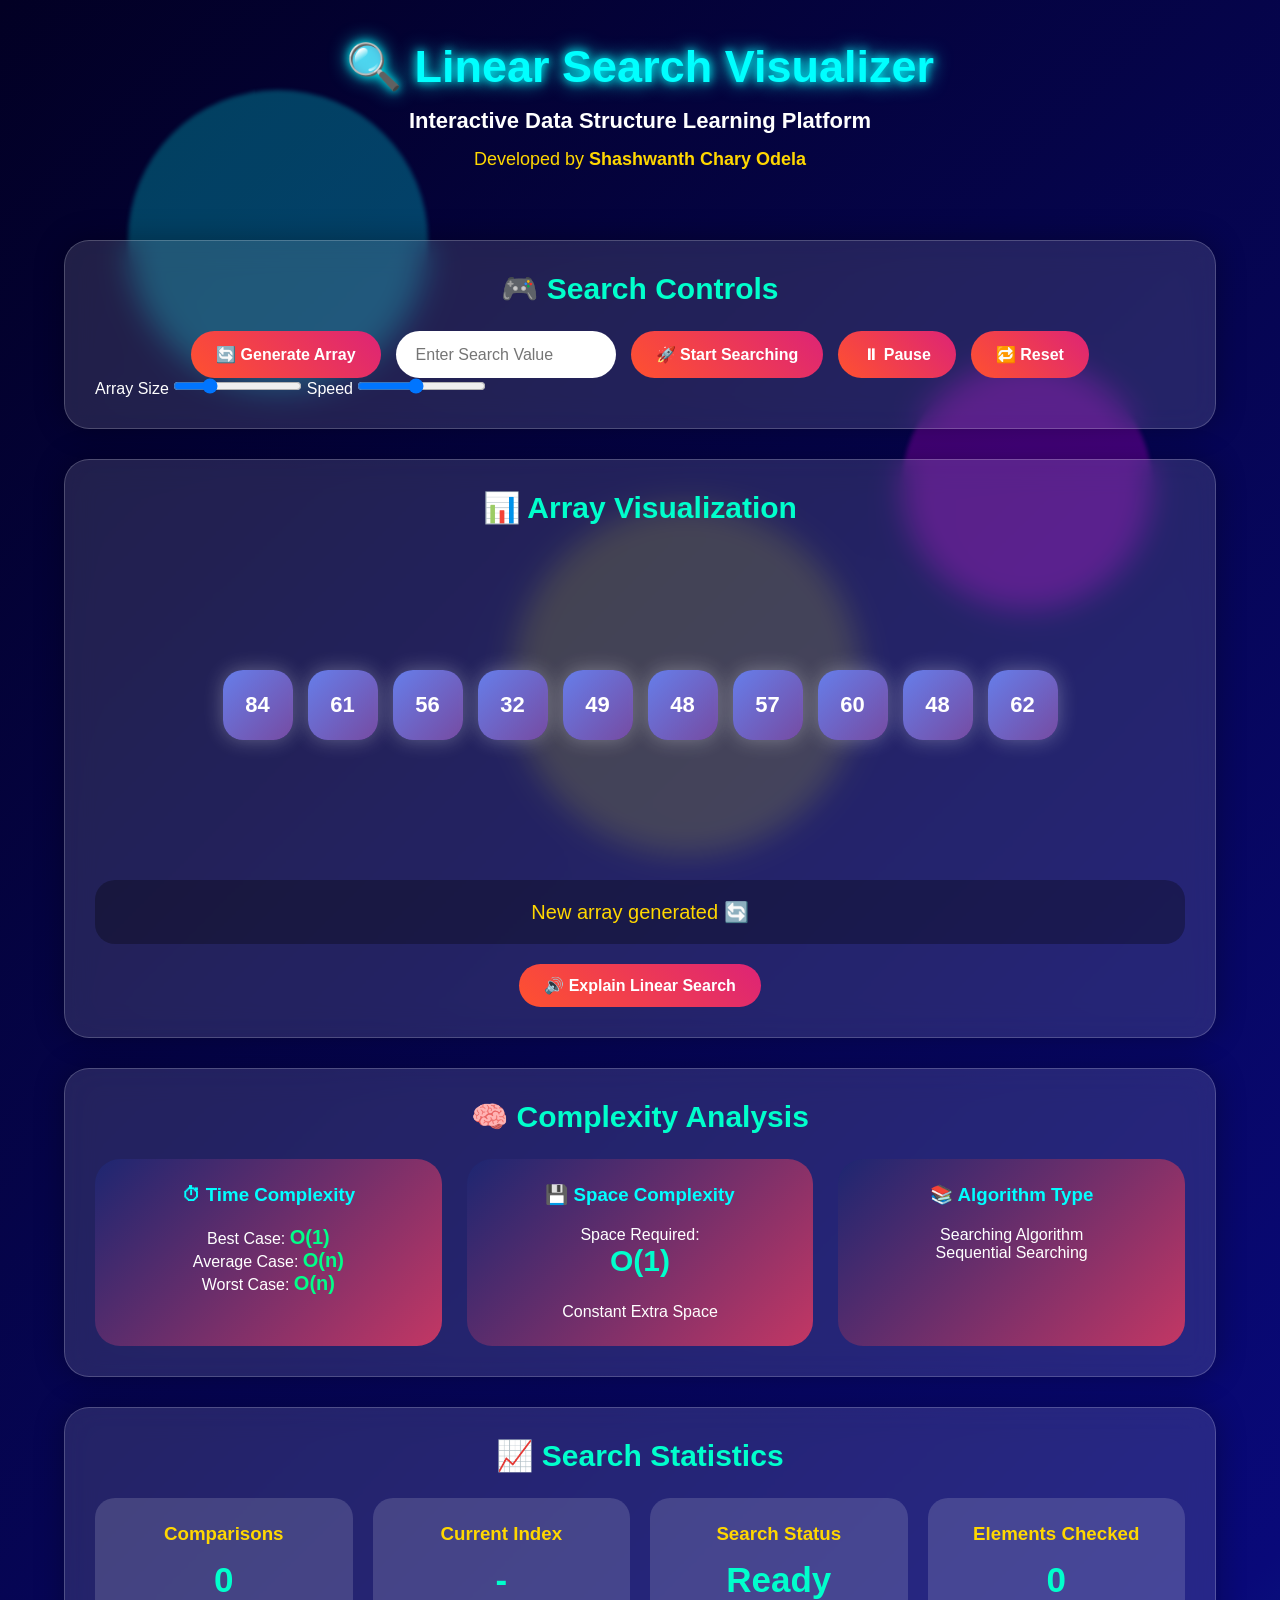
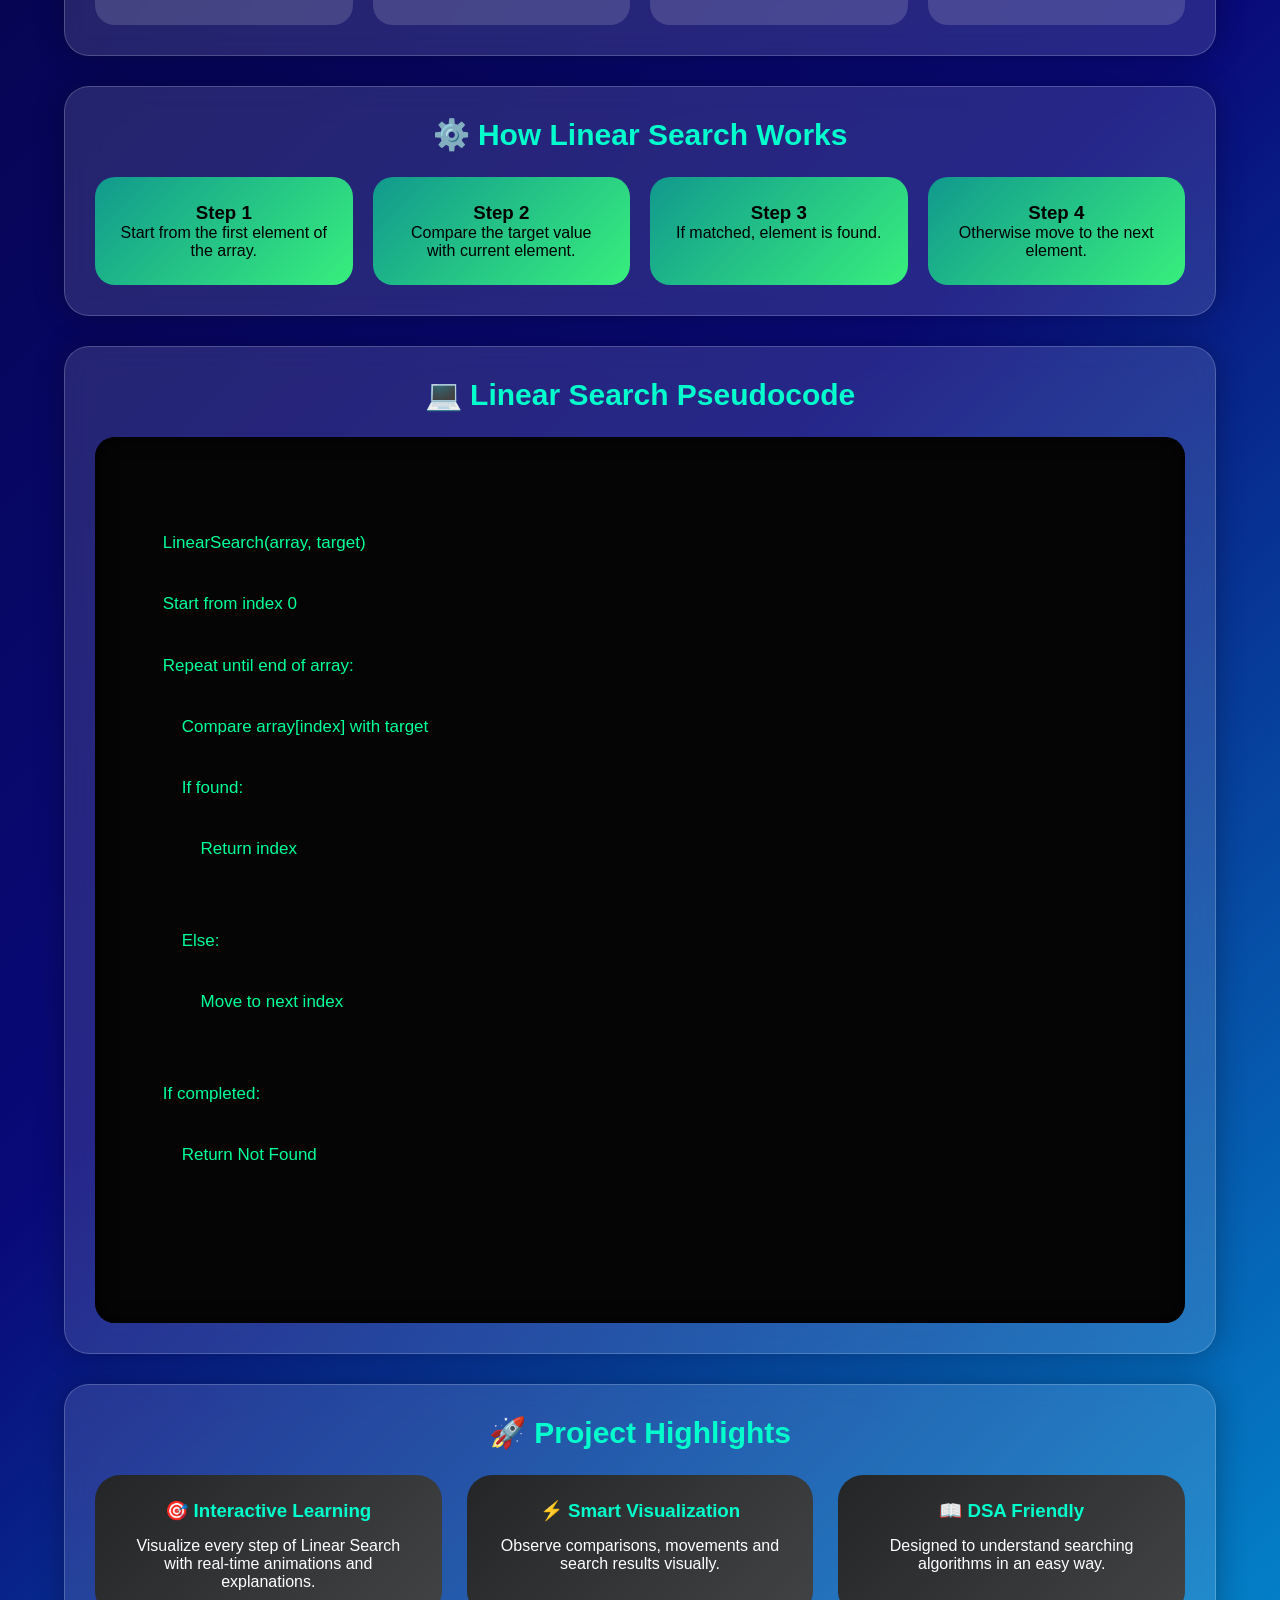
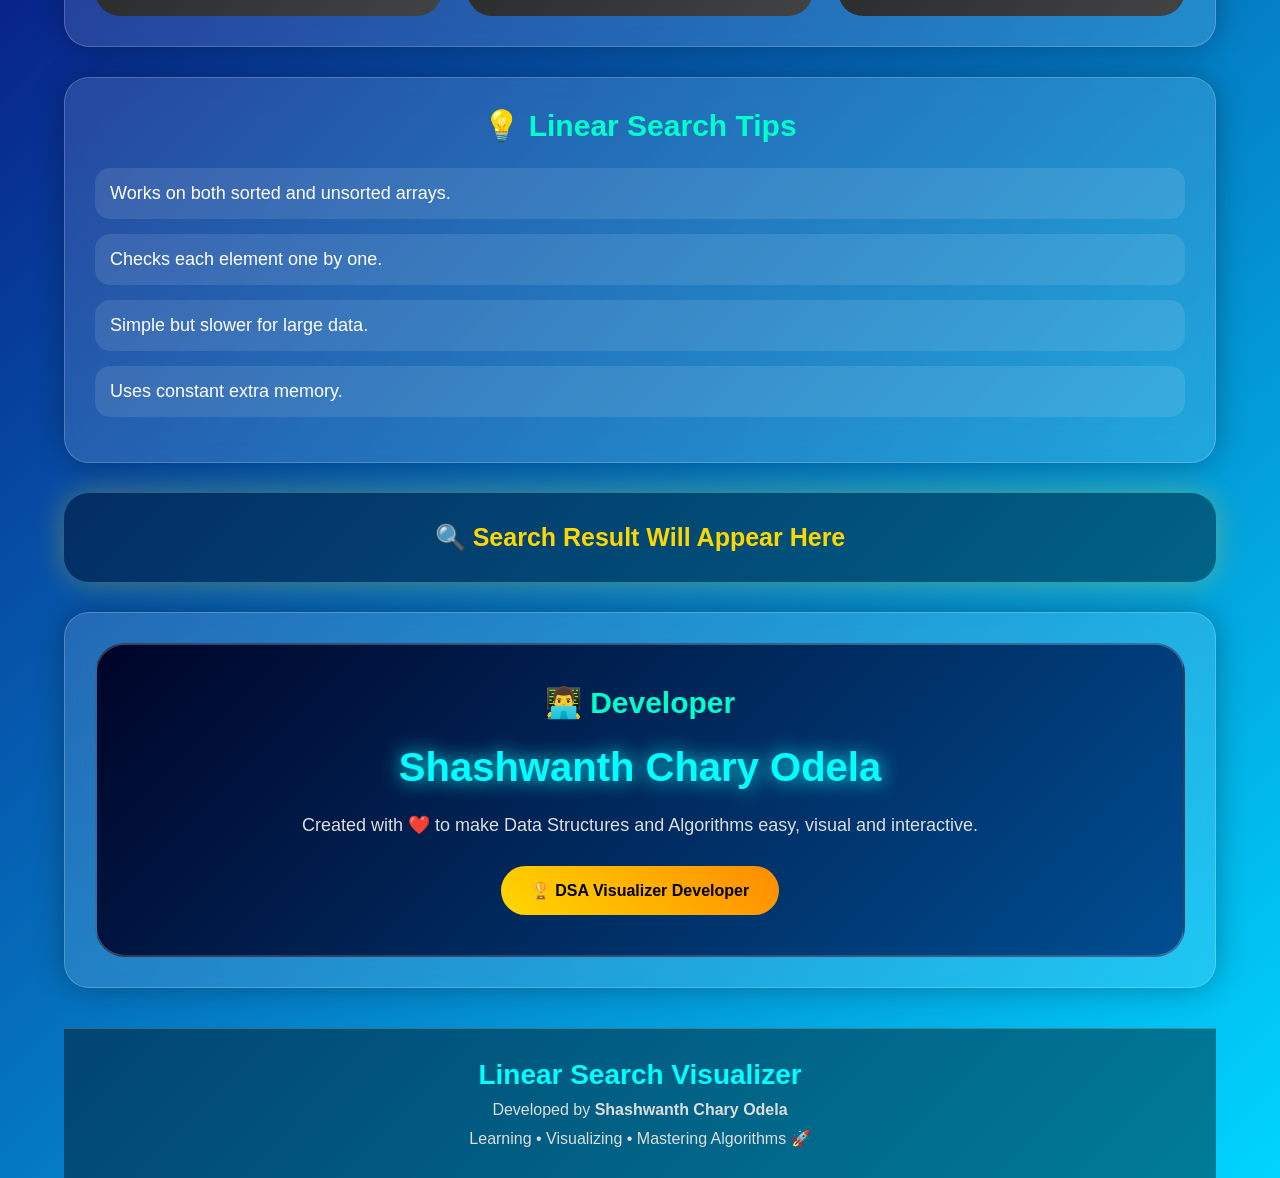
<file: DAA LAB visualistaion/Linear Search/index.html>
<!DOCTYPE html>
<html lang="en">

<head>

    <meta charset="UTF-8">

    <meta name="viewport" content="width=device-width, initial-scale=1.0">

    <title>
        Linear Search Visualizer | Shashwanth Chary Odela
    </title>


    <link rel="stylesheet" href="style.css">


</head>


<body>


    <!-- Animated Background -->

    <div class="background">

        <div class="circle circle1"></div>

        <div class="circle circle2"></div>

        <div class="circle circle3"></div>

    </div>




    <!-- Header -->


    <header>


        <h1>
            🔍 Linear Search Visualizer
        </h1>


        <h3>
            Interactive Data Structure Learning Platform
        </h3>


        <p>
            Developed by <b>Shashwanth Chary Odela</b>
        </p>


    </header>






    <!-- Main Container -->


    <div class="container">






        <!-- Control Panel -->


        <section class="control-panel">


            <h2>
                🎮 Search Controls
            </h2>



            <div class="controls">


                <button id="generateBtn">

                    🔄 Generate Array

                </button>




                <input type="number" id="searchInput" placeholder="Enter Search Value">





                <button id="startBtn">

                    🚀 Start Searching

                </button>




                <button id="pauseBtn">

                    ⏸ Pause

                </button>




                <button id="resetBtn">

                    🔁 Reset

                </button>



            </div>





            <div class="slider-box">


                <label>
                    Array Size
                </label>


                <input type="range" id="sizeSlider" min="5" max="25" value="10">



                <label>
                    Speed
                </label>


                <input type="range" id="speedSlider" min="100" max="1000" value="500">



            </div>



        </section>









        <!-- Visualization Area -->


        <section class="visual-section">


            <h2>
                📊 Array Visualization
            </h2>



            <div id="array-container">


                <!-- Array boxes generated by JavaScript -->


            </div>



            <p id="message">

                Click Start Searching to begin Linear Search

            </p>



        </section>
        <!-- Complexity Analysis Section -->


        <section class="complexity-section">


            <h2>
                🧠 Complexity Analysis
            </h2>



            <div class="complexity-container">



                <div class="complexity-card">


                    <h3>
                        ⏱ Time Complexity
                    </h3>


                    <p>
                        Best Case:
                        <span>
                            O(1)
                        </span>
                    </p>


                    <p>
                        Average Case:
                        <span>
                            O(n)
                        </span>
                    </p>


                    <p>
                        Worst Case:
                        <span>
                            O(n)
                        </span>
                    </p>


                </div>






                <div class="complexity-card">


                    <h3>
                        💾 Space Complexity
                    </h3>


                    <p>
                        Space Required:
                    </p>


                    <h2>
                        O(1)
                    </h2>


                    <p>
                        Constant Extra Space
                    </p>



                </div>






                <div class="complexity-card">


                    <h3>
                        📚 Algorithm Type
                    </h3>


                    <p>

                        Searching Algorithm

                    </p>


                    <p>

                        Sequential Searching

                    </p>


                </div>



            </div>



        </section>










        <!-- Statistics Dashboard -->


        <section class="statistics-section">


            <h2>
                📈 Search Statistics
            </h2>



            <div class="statistics-container">



                <div class="stat-card">


                    <h3>
                        Comparisons
                    </h3>


                    <p id="comparison">

                        0

                    </p>


                </div>






                <div class="stat-card">


                    <h3>
                        Current Index
                    </h3>


                    <p id="currentIndex">

                        -


                    </p>


                </div>






                <div class="stat-card">


                    <h3>
                        Search Status
                    </h3>


                    <p id="status">

                        Ready

                    </p>


                </div>






                <div class="stat-card">


                    <h3>
                        Elements Checked
                    </h3>


                    <p id="checked">

                        0

                    </p>


                </div>



            </div>


        </section>









        <!-- Algorithm Explanation -->


        <section class="algorithm-section">


            <h2>
                ⚙️ How Linear Search Works
            </h2>




            <div class="steps-container">



                <div class="step">


                    <h3>
                        Step 1
                    </h3>


                    <p>

                        Start from the first element of the array.

                    </p>


                </div>





                <div class="step">


                    <h3>
                        Step 2
                    </h3>


                    <p>

                        Compare the target value with current element.

                    </p>


                </div>






                <div class="step">


                    <h3>
                        Step 3
                    </h3>


                    <p>

                        If matched, element is found.

                    </p>


                </div>







                <div class="step">


                    <h3>
                        Step 4
                    </h3>


                    <p>

                        Otherwise move to the next element.

                    </p>


                </div>





            </div>



        </section>









        <!-- Pseudocode Section -->


        <section class="pseudo-section">


            <h2>
                💻 Linear Search Pseudocode
            </h2>



            <pre>


        LinearSearch(array, target)
        
        Start from index 0
        
        Repeat until end of array:
        
            Compare array[index] with target
        
            If found:
        
                Return index
        
        
            Else:
        
                Move to next index
        
        
        If completed:
        
            Return Not Found
        
        
        
        </pre>


        </section>
        <!-- Project Showcase Section -->


        <section class="project-section">


            <h2>
                🚀 Project Highlights
            </h2>



            <div class="highlight-container">



                <div class="highlight-card">


                    <h3>
                        🎯 Interactive Learning
                    </h3>


                    <p>

                        Visualize every step of Linear Search with
                        real-time animations and explanations.

                    </p>


                </div>





                <div class="highlight-card">


                    <h3>
                        ⚡ Smart Visualization
                    </h3>


                    <p>

                        Observe comparisons, movements and search
                        results visually.

                    </p>


                </div>





                <div class="highlight-card">


                    <h3>
                        📖 DSA Friendly
                    </h3>


                    <p>

                        Designed to understand searching algorithms
                        in an easy way.

                    </p>


                </div>



            </div>



        </section>









        <!-- Learning Tips -->


        <section class="tips-section">


            <h2>
                💡 Linear Search Tips
            </h2>



            <ul>


                <li>
                    Works on both sorted and unsorted arrays.
                </li>


                <li>
                    Checks each element one by one.
                </li>


                <li>
                    Simple but slower for large data.
                </li>


                <li>
                    Uses constant extra memory.
                </li>


            </ul>



        </section>









        <!-- Completion Message -->


        <section class="result-section">


            <div id="resultBox">


                🔍 Search Result Will Appear Here


            </div>



        </section>









        <!-- Developer Section -->


        <section class="developer-section">



            <div class="developer-card">


                <h2>
                    👨‍💻 Developer
                </h2>



                <h1>

                    Shashwanth Chary Odela

                </h1>



                <p>

                    Created with ❤️ to make Data Structures and Algorithms
                    easy, visual and interactive.

                </p>



                <div class="badge">

                    🏆 DSA Visualizer Developer

                </div>



            </div>



        </section>









        <!-- Footer -->


        <footer>


            <h3>

                Linear Search Visualizer

            </h3>


            <p>

                Developed by
                <b>
                    Shashwanth Chary Odela
                </b>

            </p>


            <p>

                Learning • Visualizing • Mastering Algorithms 🚀

            </p>


        </footer>








        <!-- JavaScript File -->


        <script src="script.js"></script>


</body>


</html>
</file>
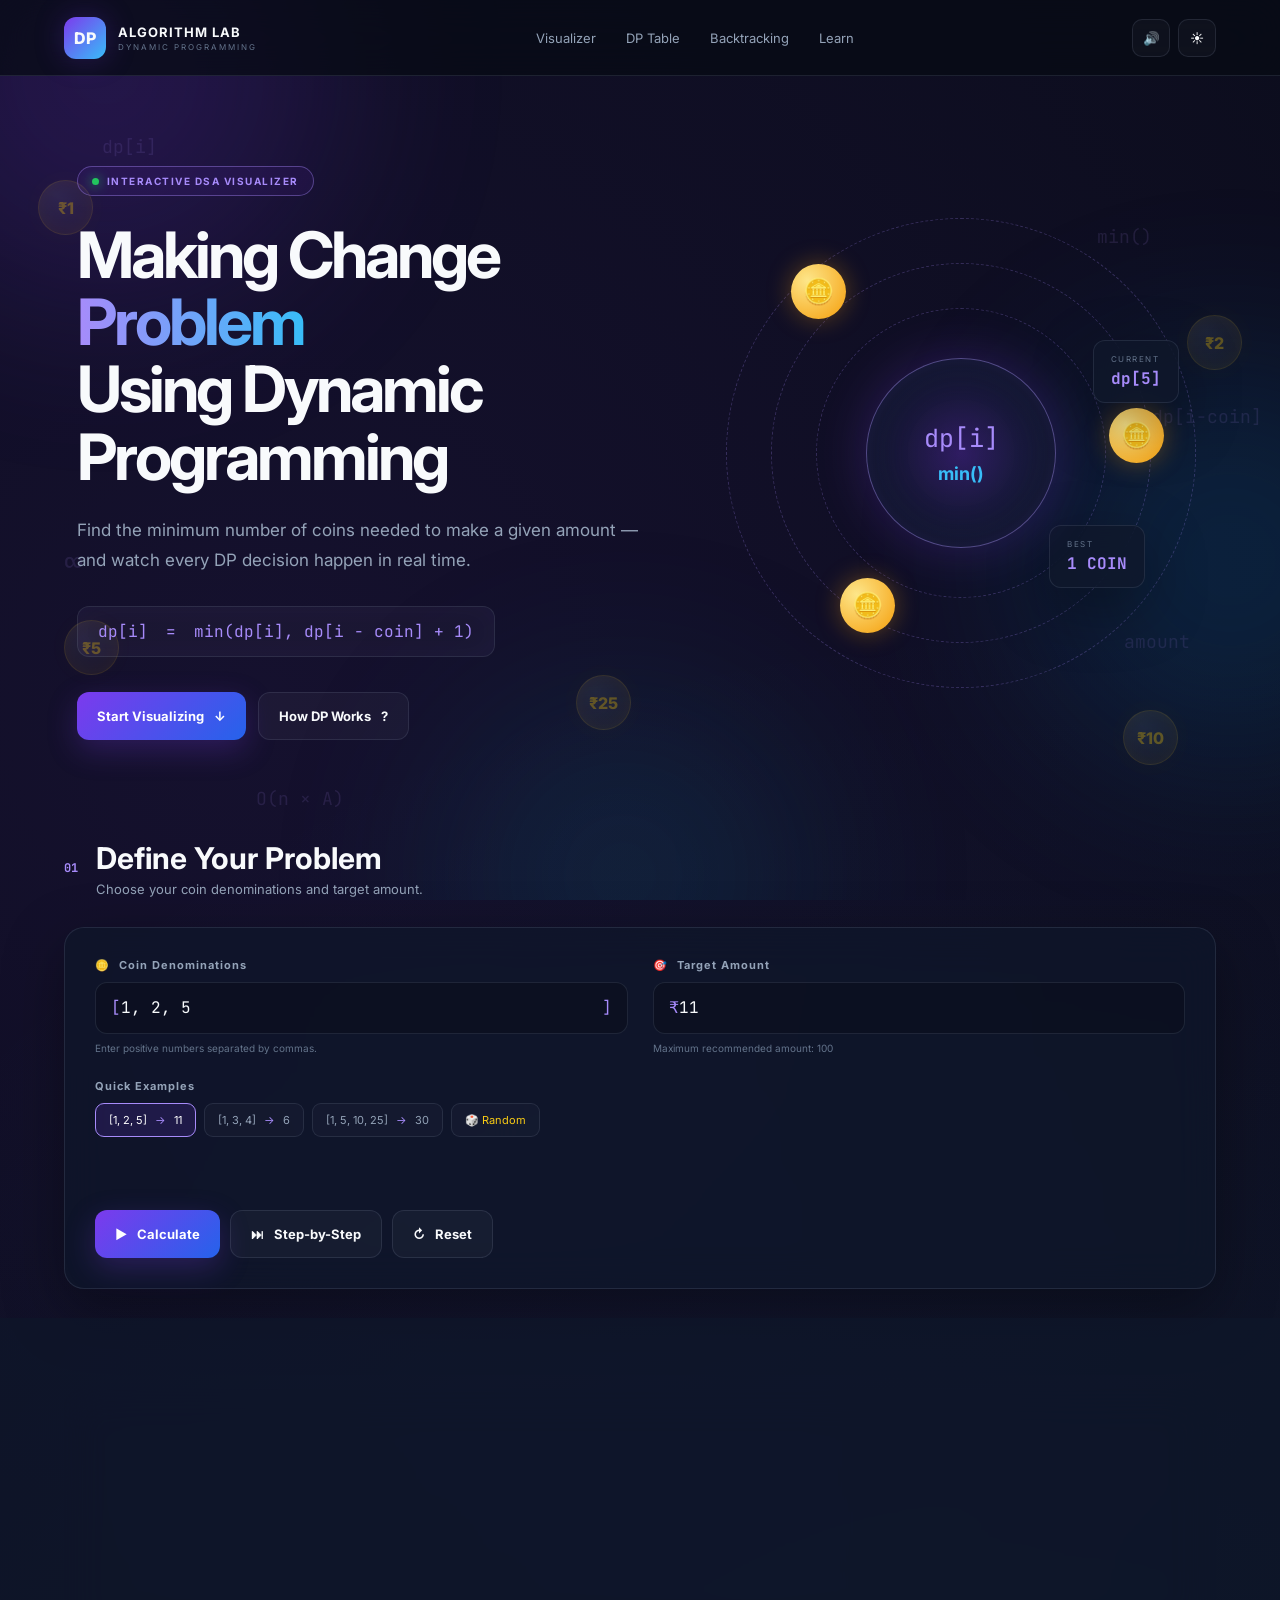
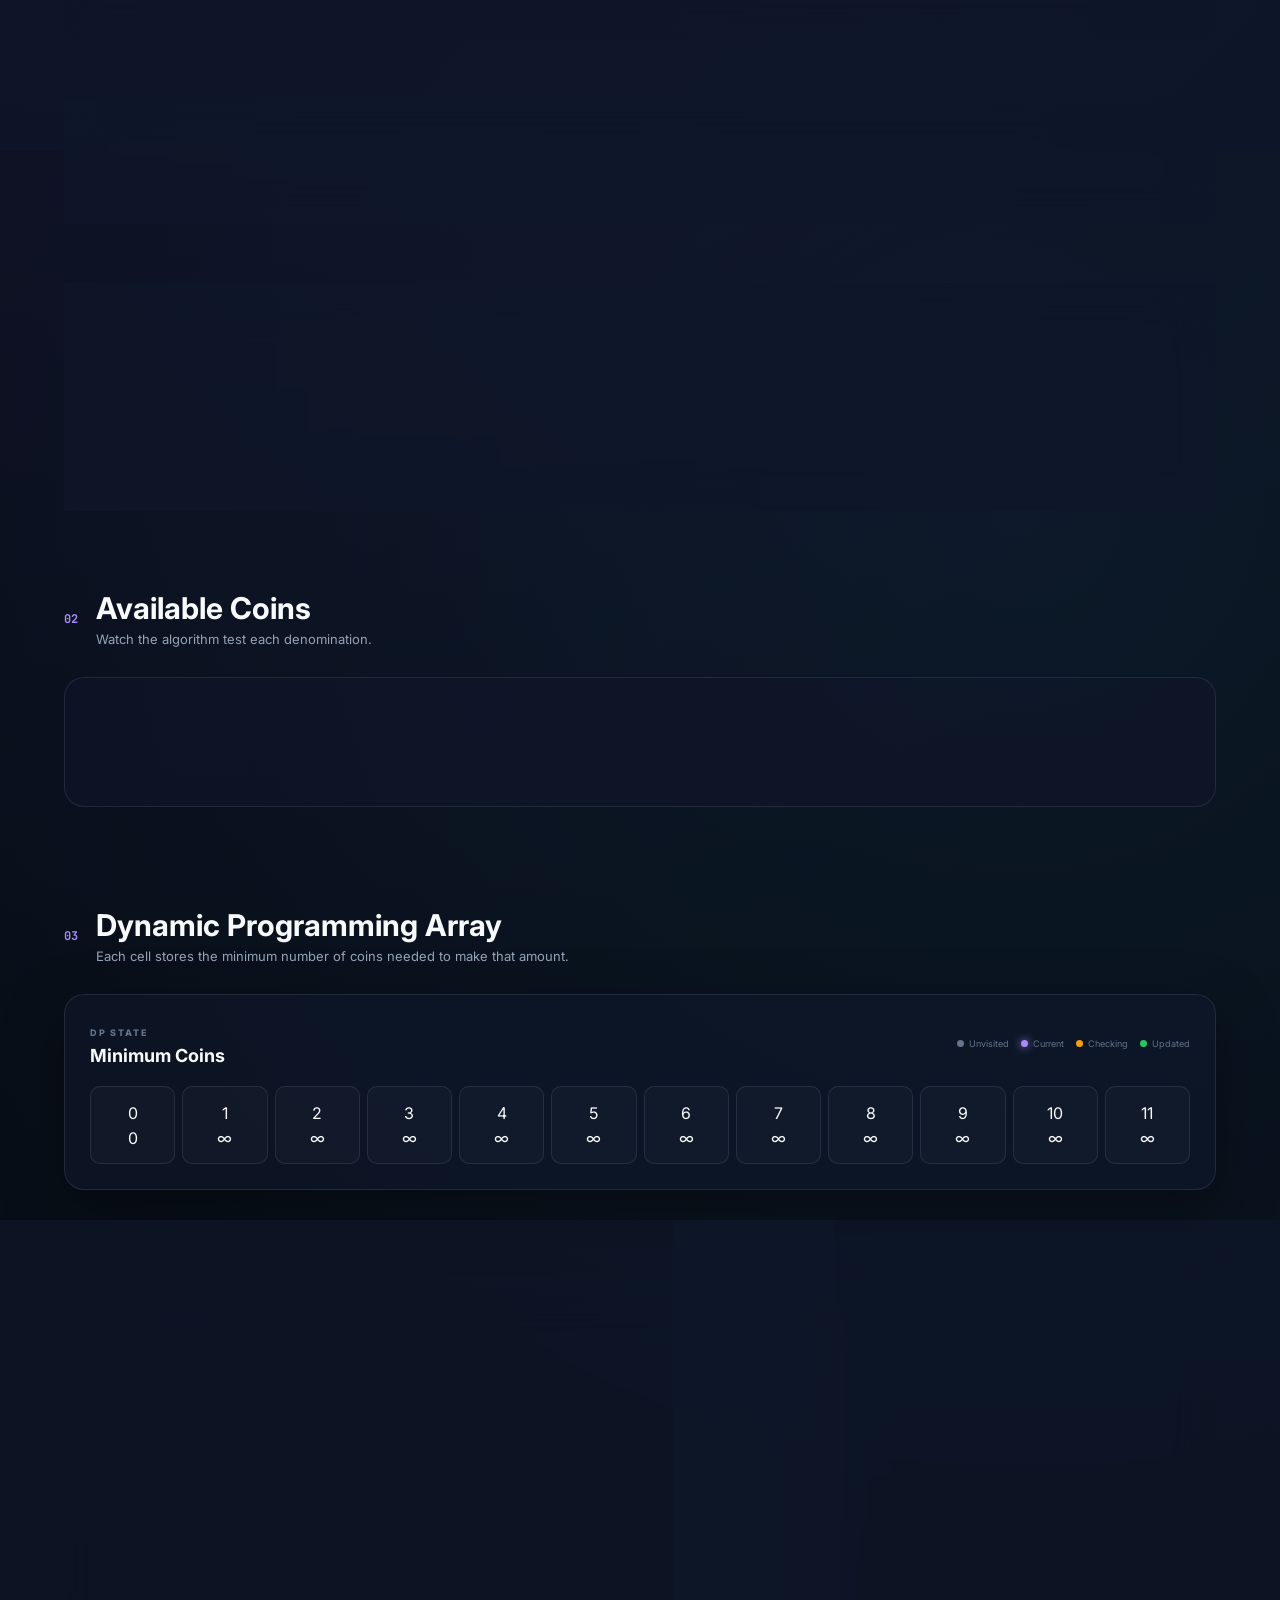
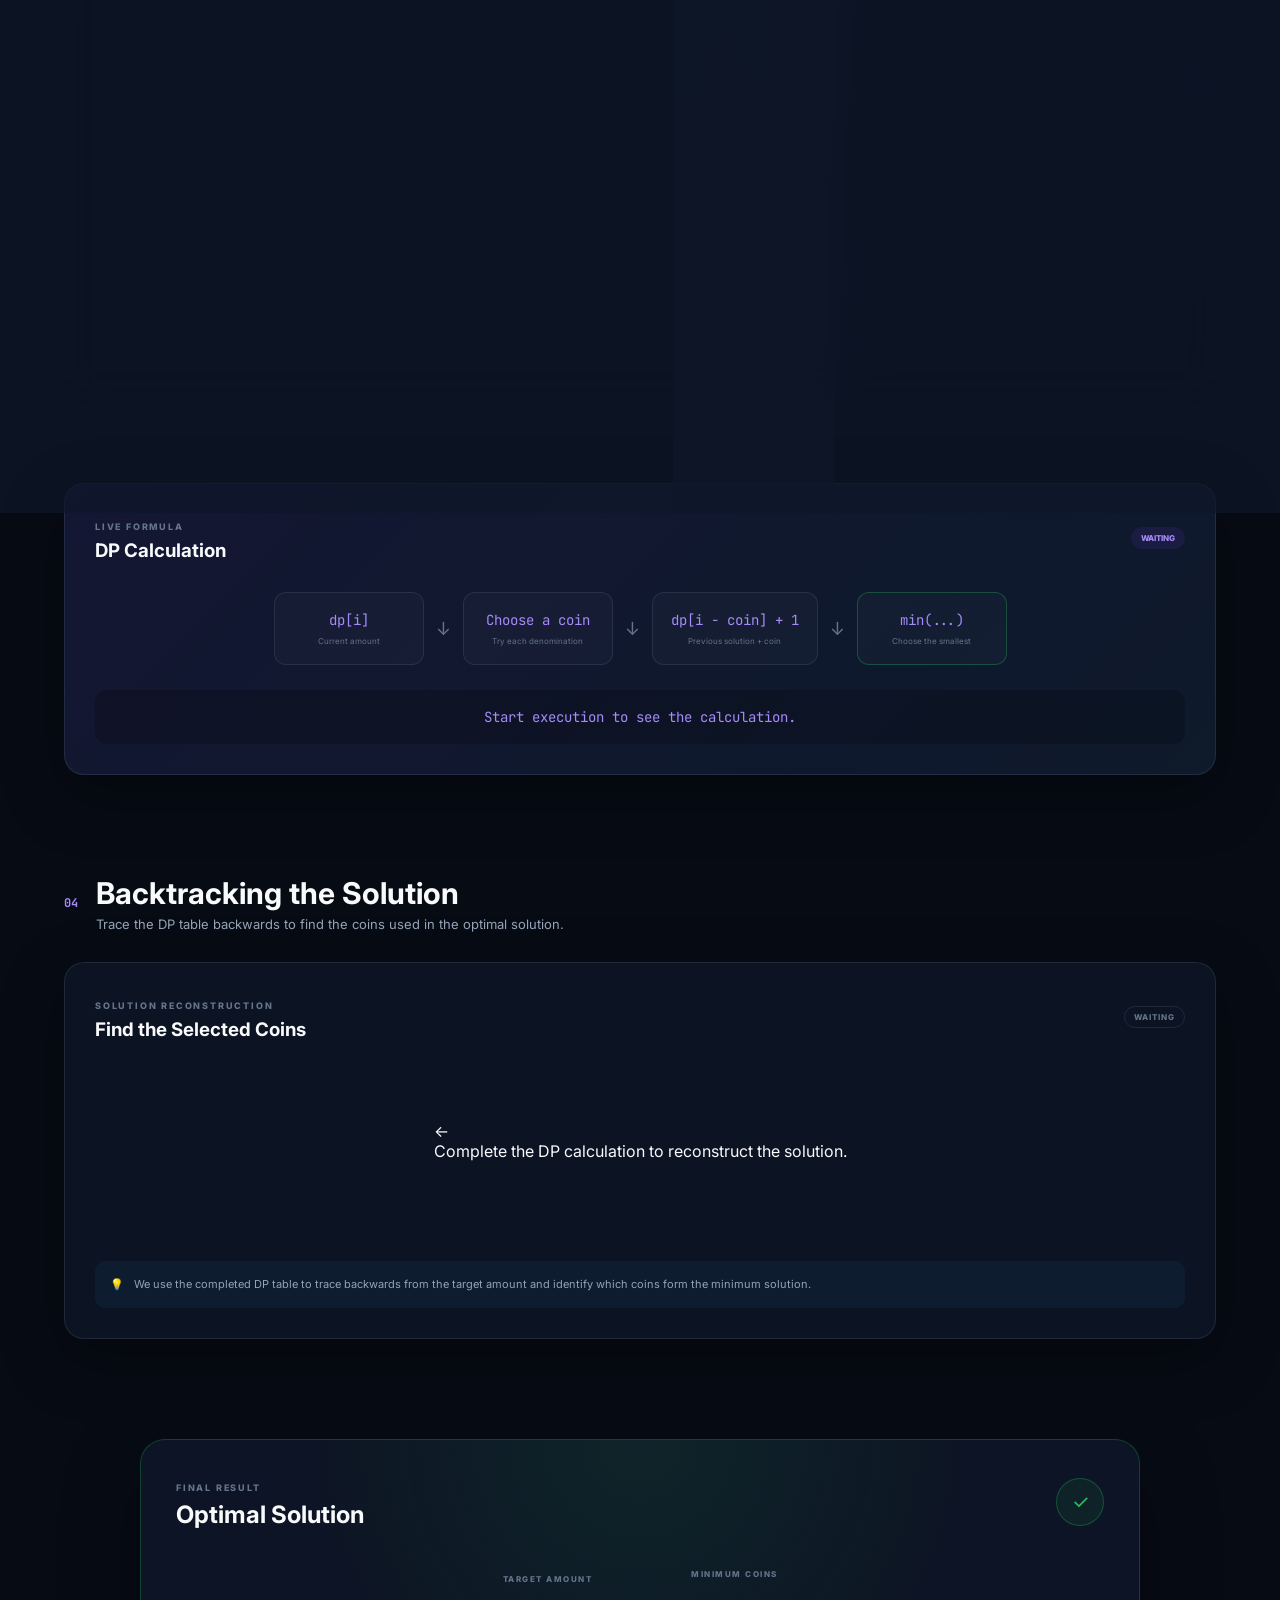
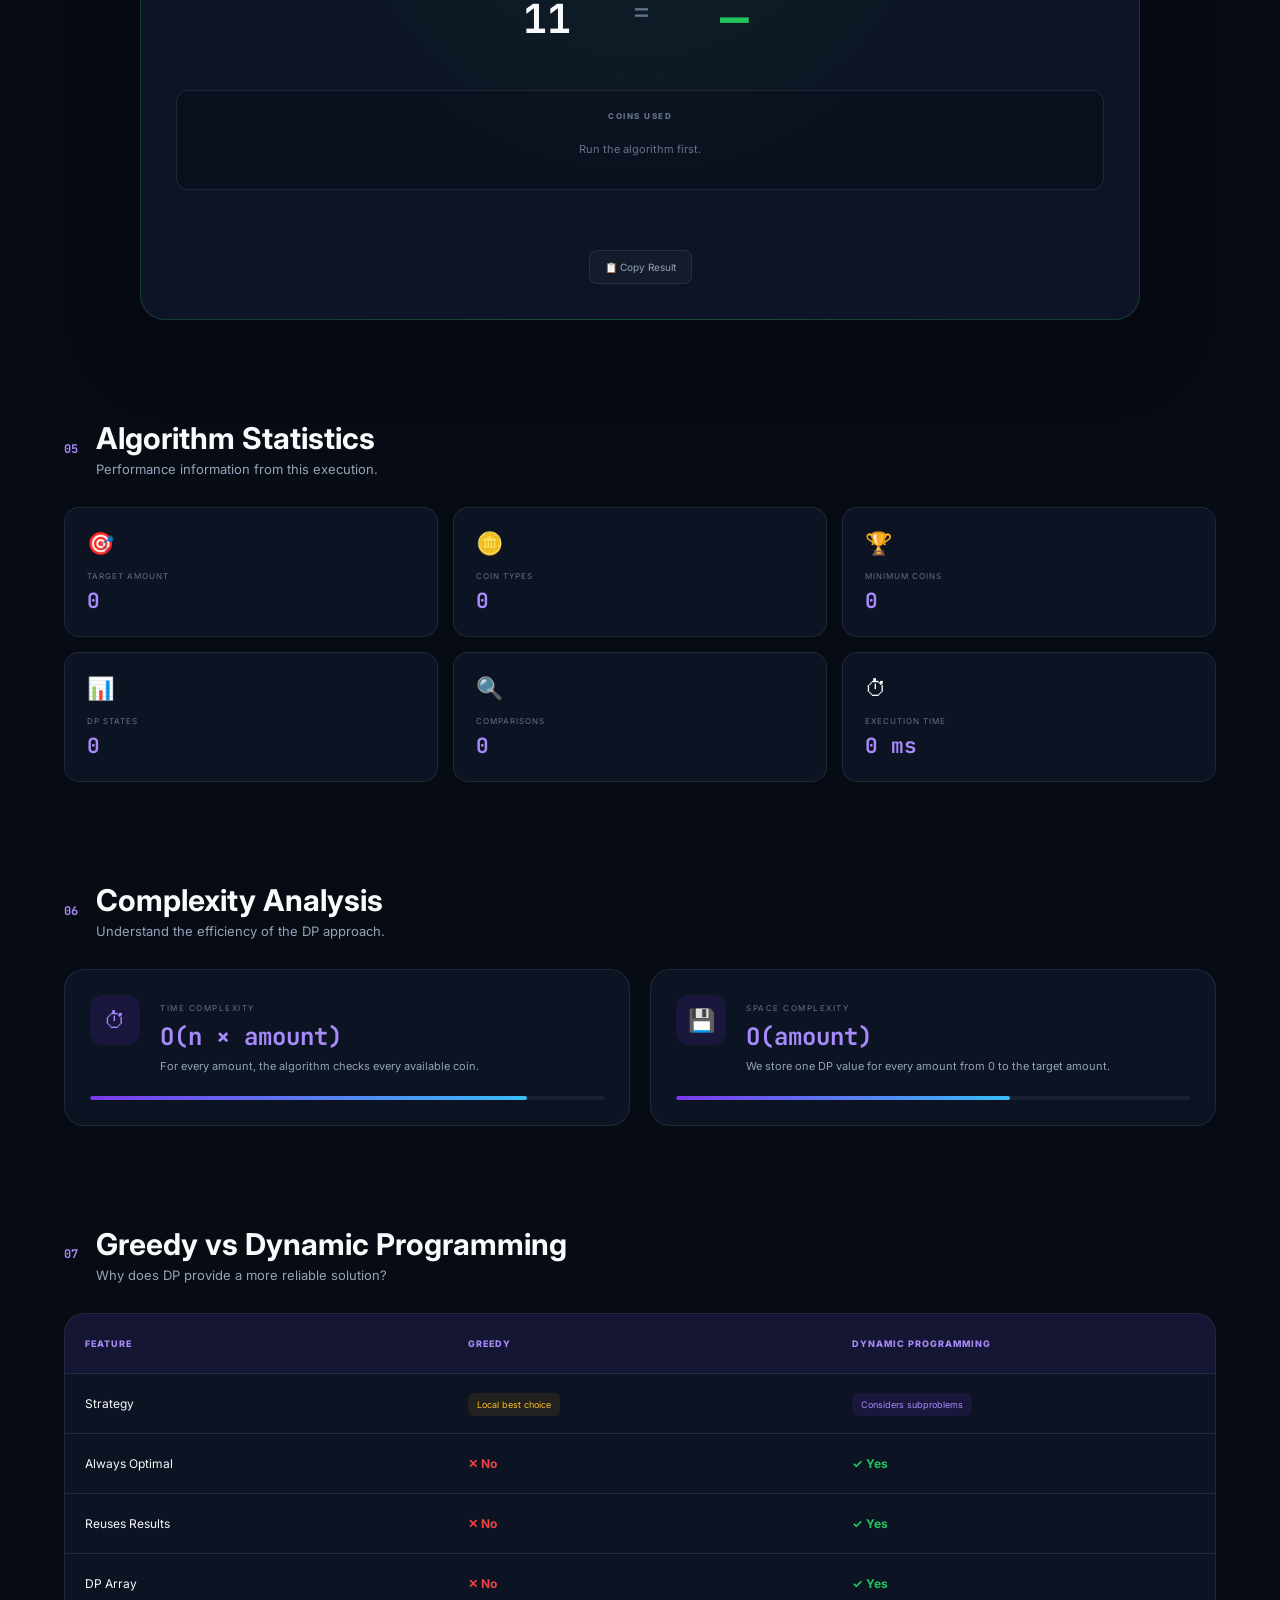
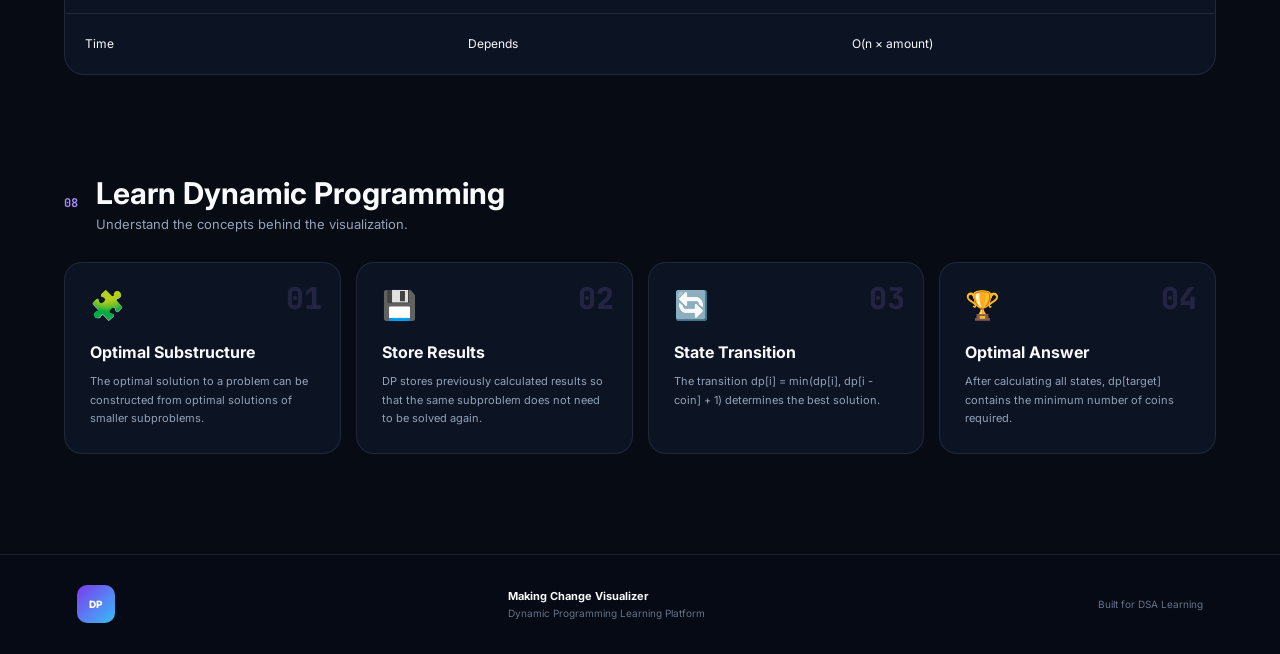
<file: DAA LAB visualistaion/make change a problem by DP/index.html>
<!DOCTYPE html>
<html lang="en">

<head>
    <meta charset="UTF-8">
    <meta name="viewport" content="width=device-width, initial-scale=1.0">

    <title>Making Change | Dynamic Programming Visualizer</title>

    <!-- Google Fonts -->
    <link rel="preconnect" href="https://fonts.googleapis.com">
    <link rel="preconnect" href="https://fonts.gstatic.com" crossorigin>

    <link
        href="https://fonts.googleapis.com/css2?family=Inter:wght@400;500;600;700;800&family=JetBrains+Mono:wght@400;500;600&display=swap"
        rel="stylesheet">

    <!-- Main CSS -->
    <link rel="stylesheet" href="style.css">
</head>

<body>

    <!-- =========================================================
     BACKGROUND
========================================================= -->

    <div class="background">

        <div class="gradient-orb orb-one"></div>
        <div class="gradient-orb orb-two"></div>
        <div class="gradient-orb orb-three"></div>

        <!-- Floating mathematical symbols -->
        <div class="math-symbol symbol-one">dp[i]</div>
        <div class="math-symbol symbol-two">min()</div>
        <div class="math-symbol symbol-three">∞</div>
        <div class="math-symbol symbol-four">amount</div>
        <div class="math-symbol symbol-five">dp[i-coin]</div>
        <div class="math-symbol symbol-six">O(n × A)</div>

        <!-- Floating coins -->
        <div class="floating-coin coin-bg-one">₹1</div>
        <div class="floating-coin coin-bg-two">₹2</div>
        <div class="floating-coin coin-bg-three">₹5</div>
        <div class="floating-coin coin-bg-four">₹10</div>
        <div class="floating-coin coin-bg-five">₹25</div>

    </div>

    <!-- Particles -->
    <div id="particles"></div>


    <!-- =========================================================
     NAVBAR
========================================================= -->

    <nav class="navbar">

        <div class="brand">

            <div class="brand-icon">
                DP
            </div>

            <div class="brand-text">

                <strong>
                    ALGORITHM LAB
                </strong>

                <span>
                    DYNAMIC PROGRAMMING
                </span>

            </div>

        </div>


        <div class="nav-links">

            <a href="#visualizer">
                Visualizer
            </a>

            <a href="#dp-table">
                DP Table
            </a>

            <a href="#backtracking">
                Backtracking
            </a>

            <a href="#learn">
                Learn
            </a>

        </div>


        <div class="nav-actions">

            <button class="icon-button" id="soundToggle" title="Toggle Sound">

                🔊

            </button>


            <button class="icon-button" id="themeToggle" title="Toggle Theme">

                ☀

            </button>

        </div>

    </nav>


    <!-- =========================================================
     HERO SECTION
========================================================= -->

    <header class="hero">

        <div class="hero-content">

            <div class="hero-badge">

                <span class="status-dot"></span>

                INTERACTIVE DSA VISUALIZER

            </div>


            <h1>

                Making Change

                <span class="gradient-text">
                    Problem
                </span>

                <br>

                Using Dynamic Programming

            </h1>


            <p class="hero-description">

                Find the minimum number of coins needed to make
                a given amount — and watch every DP decision
                happen in real time.

            </p>


            <div class="hero-formula">

                <span>
                    dp[i]
                </span>

                <span>
                    =
                </span>

                <span>
                    min(dp[i], dp[i - coin] + 1)
                </span>

            </div>


            <div class="hero-actions">

                <button class="primary-button" onclick="scrollToVisualizer()">

                    <span>
                        Start Visualizing
                    </span>

                    <span>
                        ↓
                    </span>

                </button>


                <button class="secondary-button" onclick="openHowItWorks()">

                    <span>
                        How DP Works
                    </span>

                    <span>
                        ?
                    </span>

                </button>

            </div>

        </div>


        <!-- Animated DP visualization -->

        <div class="hero-visual">

            <div class="dp-orbit orbit-one"></div>
            <div class="dp-orbit orbit-two"></div>
            <div class="dp-orbit orbit-three"></div>


            <div class="dp-core">

                <span>
                    dp[i]
                </span>

                <strong>
                    min()
                </strong>

            </div>


            <div class="hero-coin hero-coin-one">
                🪙
            </div>

            <div class="hero-coin hero-coin-two">
                🪙
            </div>

            <div class="hero-coin hero-coin-three">
                🪙
            </div>


            <div class="hero-floating-card hero-card-one">

                <small>
                    CURRENT
                </small>

                <strong>
                    dp[5]
                </strong>

            </div>


            <div class="hero-floating-card hero-card-two">

                <small>
                    BEST
                </small>

                <strong>
                    1 COIN
                </strong>

            </div>

        </div>

    </header>


    <!-- =========================================================
     MAIN
========================================================= -->

    <main id="visualizer">


        <!-- =========================================================
     INPUT SECTION
========================================================= -->

        <section class="section">

            <div class="section-heading">

                <span class="section-number">
                    01
                </span>

                <div>

                    <h2>
                        Define Your Problem
                    </h2>

                    <p>
                        Choose your coin denominations and target amount.
                    </p>

                </div>

            </div>


            <div class="input-panel">


                <!-- Coins -->

                <div class="input-group">

                    <label for="coinsInput">

                        <span class="label-icon">
                            🪙
                        </span>

                        Coin Denominations

                    </label>


                    <div class="input-box">

                        <span class="input-prefix">
                            [
                        </span>

                        <input type="text" id="coinsInput" value="1, 2, 5" placeholder="1, 2, 5">

                        <span class="input-suffix">
                            ]
                        </span>

                    </div>


                    <small>
                        Enter positive numbers separated by commas.
                    </small>

                </div>


                <!-- Target -->

                <div class="input-group">

                    <label for="amountInput">

                        <span class="label-icon">
                            🎯
                        </span>

                        Target Amount

                    </label>


                    <div class="input-box amount-box">

                        <span class="input-prefix">
                            ₹
                        </span>

                        <input type="number" id="amountInput" value="11" min="0" max="100" placeholder="11">

                    </div>


                    <small>
                        Maximum recommended amount: 100
                    </small>

                </div>


                <!-- Presets -->

                <div class="preset-group">

                    <label>
                        Quick Examples
                    </label>


                    <div class="preset-buttons">

                        <button class="preset active" data-coins="1,2,5" data-amount="11">

                            [1, 2, 5]
                            <span>
                                →
                            </span>
                            11

                        </button>


                        <button class="preset" data-coins="1,3,4" data-amount="6">

                            [1, 3, 4]
                            <span>
                                →
                            </span>
                            6

                        </button>


                        <button class="preset" data-coins="1,5,10,25" data-amount="30">

                            [1, 5, 10, 25]
                            <span>
                                →
                            </span>
                            30

                        </button>


                        <button class="preset random" id="randomButton">

                            🎲 Random

                        </button>

                    </div>

                </div>


                <!-- Validation -->

                <div class="input-error" id="inputError">
                </div>


                <!-- Actions -->

                <div class="main-actions">

                    <button class="primary-button" id="calculateButton">

                        <span>
                            ▶
                        </span>

                        Calculate

                    </button>


                    <button class="secondary-button" id="stepButton">

                        <span>
                            ⏭
                        </span>

                        Step-by-Step

                    </button>


                    <button class="secondary-button" id="resetButton">

                        <span>
                            ↻
                        </span>

                        Reset

                    </button>

                </div>

            </div>

        </section>


        <!-- =========================================================
     PROBLEM EXPLANATION
========================================================= -->

        <section class="problem-section">

            <div class="problem-card">

                <div class="problem-header">

                    <span class="card-label">
                        CURRENT PROBLEM
                    </span>

                    <span class="problem-status" id="problemStatus">

                        READY

                    </span>

                </div>


                <div class="problem-content">

                    <div class="problem-item">

                        <span>
                            COINS
                        </span>

                        <strong id="problemCoins">
                            [1, 2, 5]
                        </strong>

                    </div>


                    <div class="problem-divider">
                        +
                    </div>


                    <div class="problem-item">

                        <span>
                            TARGET AMOUNT
                        </span>

                        <strong id="problemAmount">
                            11
                        </strong>

                    </div>

                </div>


                <div class="problem-question">

                    <span>
                        ?
                    </span>

                    <p id="problemQuestion">

                        What is the minimum number of coins required
                        to make <strong>11</strong>?

                    </p>

                </div>


                <!-- Hidden until completed -->

                <div class="hidden-answer" id="hiddenAnswer">

                    <span>
                        OPTIMAL SOLUTION
                    </span>

                    <strong id="hiddenSolution">
                        5 + 5 + 1 = 11
                    </strong>

                </div>

            </div>

        </section>


        <!-- =========================================================
     DP CONCEPT
========================================================= -->

        <section class="concept-section">

            <div class="concept-card">

                <div class="concept-icon">
                    ∑
                </div>


                <div class="concept-content">

                    <span class="card-label">
                        DYNAMIC PROGRAMMING
                    </span>

                    <h3>
                        What are we calculating?
                    </h3>

                    <p>
                        For every amount, we store the minimum number
                        of coins needed to create that amount.
                    </p>

                </div>


                <div class="concept-formula">

                    <div>
                        dp[amount]
                    </div>

                    <span>
                        =
                    </span>

                    <div>
                        minimum coins
                    </div>

                </div>

            </div>

        </section>


        <!-- =========================================================
     EXECUTION CONTROLS
========================================================= -->

        <section class="execution-section">

            <div class="execution-header">

                <div>

                    <span class="live-label">

                        <span></span>

                        LIVE DP EXECUTION

                    </span>

                    <h2 id="executionTitle">
                        Ready to calculate
                    </h2>

                </div>


                <div class="step-counter">

                    <span>
                        STEP
                    </span>

                    <strong id="currentStep">
                        0
                    </strong>

                    <span>
                        /
                    </span>

                    <span id="totalSteps">
                        0
                    </span>

                </div>

            </div>


            <!-- Progress -->

            <div class="progress-wrapper">

                <div class="progress-bar" id="progressBar">
                </div>

            </div>


            <!-- Speed -->

            <div class="speed-control">

                <span>
                    🐢 Slow
                </span>

                <input type="range" id="speedSlider" min="1" max="5" value="3">

                <span>
                    Fast 🚀
                </span>

            </div>


            <!-- Playback -->

            <div class="playback-controls">

                <button class="control-button" id="previousButton">

                    ⏮
                    Previous

                </button>


                <button class="control-button play-button" id="playButton">

                    ▶
                    Auto Play

                </button>


                <button class="control-button" id="pauseButton">

                    ⏸
                    Pause

                </button>


                <button class="control-button" id="nextButton">

                    Next
                    ⏭

                </button>


                <button class="control-button" id="restartButton">

                    🔄
                    Restart

                </button>

            </div>

        </section>


        <!-- =========================================================
     COINS VISUALIZATION
========================================================= -->

        <section class="section">

            <div class="section-heading">

                <span class="section-number">
                    02
                </span>

                <div>

                    <h2>
                        Available Coins
                    </h2>

                    <p>
                        Watch the algorithm test each denomination.
                    </p>

                </div>

            </div>


            <div class="coins-container" id="coinsContainer">

                <!-- Generated dynamically -->

            </div>

        </section>


        <!-- =========================================================
     DP ARRAY
========================================================= -->

        <section class="section">

            <div class="section-heading">

                <span class="section-number">
                    03
                </span>

                <div>

                    <h2>
                        Dynamic Programming Array
                    </h2>

                    <p>
                        Each cell stores the minimum number of coins
                        needed to make that amount.
                    </p>

                </div>

            </div>


            <div class="dp-array-card">

                <div class="dp-array-header">

                    <div>

                        <span class="card-label">
                            DP STATE
                        </span>

                        <h3>
                            Minimum Coins
                        </h3>

                    </div>


                    <div class="legend">

                        <span>
                            <i class="legend-dot unvisited"></i>
                            Unvisited
                        </span>

                        <span>
                            <i class="legend-dot current"></i>
                            Current
                        </span>

                        <span>
                            <i class="legend-dot checking"></i>
                            Checking
                        </span>

                        <span>
                            <i class="legend-dot updated"></i>
                            Updated
                        </span>

                    </div>

                </div>


                <div class="dp-array" id="dpArray">

                    <!-- Generated by JavaScript -->

                </div>

            </div>

        </section>


        <!-- =========================================================
     MAIN VISUALIZATION GRID
========================================================= -->

        <section class="visualization-grid" id="dp-table">


            <!-- DP TABLE -->

            <div class="visual-card dp-table-card">

                <div class="card-header">

                    <div>

                        <span class="card-label">
                            DYNAMIC PROGRAMMING
                        </span>

                        <h3>
                            DP Table
                        </h3>

                    </div>


                    <div class="table-status" id="tableStatus">

                        IDLE

                    </div>

                </div>


                <div class="table-wrapper">

                    <table id="dpTable">

                        <thead>

                            <tr id="dpTableHeader">

                                <th>
                                    Amount
                                </th>

                            </tr>

                        </thead>


                        <tbody>

                            <tr id="dpTableRow">

                                <th>
                                    dp[i]
                                </th>

                            </tr>

                        </tbody>

                    </table>

                </div>


                <div class="table-explanation">

                    <span>
                        💡
                    </span>

                    <p id="tableExplanation">

                        Start the algorithm to see DP states
                        being calculated.

                    </p>

                </div>

            </div>


            <!-- LIVE EXPLANATION -->

            <div class="visual-card explanation-card">

                <div class="card-header">

                    <div>

                        <span class="card-label">
                            ALGORITHM
                        </span>

                        <h3>
                            What's Happening?
                        </h3>

                    </div>

                    <span class="step-badge">
                        STEP
                    </span>

                </div>


                <div class="explanation-content">

                    <div class="explanation-number" id="explanationNumber">

                        01

                    </div>


                    <h3 id="explanationTitle">
                        Ready to begin
                    </h3>


                    <p id="explanationText">

                        Click Calculate to begin building
                        the dynamic programming table.

                    </p>


                    <div class="current-operation" id="currentOperation">

                        <span>
                            CURRENT OPERATION
                        </span>

                        <strong>
                            Waiting...
                        </strong>

                    </div>

                </div>

            </div>

        </section>


        <!-- =========================================================
     FORMULA ANIMATION
========================================================= -->

        <section class="section">

            <div class="formula-card">

                <div class="formula-header">

                    <div>

                        <span class="card-label">
                            LIVE FORMULA
                        </span>

                        <h3>
                            DP Calculation
                        </h3>

                    </div>

                    <span class="formula-status" id="formulaStatus">

                        WAITING

                    </span>

                </div>


                <div class="formula-steps" id="formulaSteps">

                    <div class="formula-step">

                        <span>
                            dp[i]
                        </span>

                        <small>
                            Current amount
                        </small>

                    </div>


                    <div class="formula-arrow">
                        ↓
                    </div>


                    <div class="formula-step">

                        <span>
                            Choose a coin
                        </span>

                        <small>
                            Try each denomination
                        </small>

                    </div>


                    <div class="formula-arrow">
                        ↓
                    </div>


                    <div class="formula-step">

                        <span>
                            dp[i - coin] + 1
                        </span>

                        <small>
                            Previous solution + coin
                        </small>

                    </div>


                    <div class="formula-arrow">
                        ↓
                    </div>


                    <div class="formula-step final-formula">

                        <span>
                            min(...)
                        </span>

                        <small>
                            Choose the smallest
                        </small>

                    </div>

                </div>


                <div class="live-calculation" id="liveCalculation">

                    Start execution to see the calculation.

                </div>

            </div>

        </section>


        <!-- =========================================================
     BACKTRACKING
========================================================= -->

        <section class="section" id="backtracking">

            <div class="section-heading">

                <span class="section-number">
                    04
                </span>

                <div>

                    <h2>
                        Backtracking the Solution
                    </h2>

                    <p>
                        Trace the DP table backwards to find
                        the coins used in the optimal solution.
                    </p>

                </div>

            </div>


            <div class="backtracking-card">

                <div class="backtracking-header">

                    <div>

                        <span class="card-label">
                            SOLUTION RECONSTRUCTION
                        </span>

                        <h3>
                            Find the Selected Coins
                        </h3>

                    </div>


                    <span class="backtrack-status" id="backtrackStatus">

                        WAITING

                    </span>

                </div>


                <div class="backtrack-flow" id="backtrackFlow">

                    <div class="backtrack-placeholder">

                        <span>
                            ←
                        </span>

                        <p>
                            Complete the DP calculation to
                            reconstruct the solution.
                        </p>

                    </div>

                </div>


                <div class="backtrack-equations" id="backtrackEquations">

                    <!-- Generated dynamically -->

                </div>


                <div class="backtrack-explanation">

                    <span>
                        💡
                    </span>

                    <p>

                        We use the completed DP table to trace
                        backwards from the target amount and
                        identify which coins form the minimum solution.

                    </p>

                </div>

            </div>

        </section>


        <!-- =========================================================
     RESULT DASHBOARD
========================================================= -->

        <section class="result-section">

            <div class="result-card">

                <div class="result-header">

                    <div>

                        <span class="card-label">
                            FINAL RESULT
                        </span>

                        <h2 id="resultTitle">
                            Optimal Solution
                        </h2>

                    </div>


                    <div class="completion-icon" id="completionIcon">

                        ✓

                    </div>

                </div>


                <div class="result-main">

                    <div class="result-target">

                        <span>
                            TARGET AMOUNT
                        </span>

                        <strong id="resultAmount">
                            11
                        </strong>

                    </div>


                    <div class="result-equals">
                        =
                    </div>


                    <div class="result-answer">

                        <span>
                            MINIMUM COINS
                        </span>

                        <strong id="resultMinimum">
                            —
                        </strong>

                    </div>

                </div>


                <div class="selected-coins">

                    <span>
                        COINS USED
                    </span>

                    <div id="selectedCoins" class="selected-coins-list">

                        <span class="waiting">
                            Run the algorithm first.
                        </span>

                    </div>

                </div>


                <div class="success-message" id="successMessage">

                    🎉 Optimal solution found!

                </div>


                <button class="copy-button" id="copyButton">

                    📋 Copy Result

                </button>

            </div>

        </section>


        <!-- =========================================================
     STATISTICS
========================================================= -->

        <section class="section">

            <div class="section-heading">

                <span class="section-number">
                    05
                </span>

                <div>

                    <h2>
                        Algorithm Statistics
                    </h2>

                    <p>
                        Performance information from this execution.
                    </p>

                </div>

            </div>


            <div class="statistics-grid">


                <div class="stat-card">

                    <div class="stat-icon">
                        🎯
                    </div>

                    <span>
                        TARGET AMOUNT
                    </span>

                    <strong id="statAmount">
                        0
                    </strong>

                </div>


                <div class="stat-card">

                    <div class="stat-icon">
                        🪙
                    </div>

                    <span>
                        COIN TYPES
                    </span>

                    <strong id="statCoins">
                        0
                    </strong>

                </div>


                <div class="stat-card">

                    <div class="stat-icon">
                        🏆
                    </div>

                    <span>
                        MINIMUM COINS
                    </span>

                    <strong id="statMinimum">
                        0
                    </strong>

                </div>


                <div class="stat-card">

                    <div class="stat-icon">
                        📊
                    </div>

                    <span>
                        DP STATES
                    </span>

                    <strong id="statStates">
                        0
                    </strong>

                </div>


                <div class="stat-card">

                    <div class="stat-icon">
                        🔍
                    </div>

                    <span>
                        COMPARISONS
                    </span>

                    <strong id="statComparisons">
                        0
                    </strong>

                </div>


                <div class="stat-card">

                    <div class="stat-icon">
                        ⏱
                    </div>

                    <span>
                        EXECUTION TIME
                    </span>

                    <strong id="statTime">
                        0 ms
                    </strong>

                </div>

            </div>

        </section>


        <!-- =========================================================
     COMPLEXITY
========================================================= -->

        <section class="section complexity-section">

            <div class="section-heading">

                <span class="section-number">
                    06
                </span>

                <div>

                    <h2>
                        Complexity Analysis
                    </h2>

                    <p>
                        Understand the efficiency of the DP approach.
                    </p>

                </div>

            </div>


            <div class="complexity-grid">


                <div class="complexity-card">

                    <div class="complexity-icon">
                        ⏱
                    </div>


                    <div class="complexity-content">

                        <span>
                            TIME COMPLEXITY
                        </span>

                        <strong>
                            O(n × amount)
                        </strong>

                        <p>

                            For every amount, the algorithm checks
                            every available coin.

                        </p>

                    </div>


                    <div class="complexity-bar">

                        <div style="width: 85%;"></div>

                    </div>

                </div>


                <div class="complexity-card">

                    <div class="complexity-icon">
                        💾
                    </div>


                    <div class="complexity-content">

                        <span>
                            SPACE COMPLEXITY
                        </span>

                        <strong>
                            O(amount)
                        </strong>

                        <p>

                            We store one DP value for every amount
                            from 0 to the target amount.

                        </p>

                    </div>


                    <div class="complexity-bar">

                        <div style="width: 65%;"></div>

                    </div>

                </div>

            </div>

        </section>


        <!-- =========================================================
     GREEDY VS DP
========================================================= -->

        <section class="section comparison-section">

            <div class="section-heading">

                <span class="section-number">
                    07
                </span>

                <div>

                    <h2>
                        Greedy vs Dynamic Programming
                    </h2>

                    <p>
                        Why does DP provide a more reliable solution?
                    </p>

                </div>

            </div>


            <div class="comparison-table">

                <div class="comparison-row comparison-header">

                    <div>
                        FEATURE
                    </div>

                    <div>
                        GREEDY
                    </div>

                    <div>
                        DYNAMIC PROGRAMMING
                    </div>

                </div>


                <div class="comparison-row">

                    <div>
                        Strategy
                    </div>

                    <div>
                        <span class="tag greedy">
                            Local best choice
                        </span>
                    </div>

                    <div>
                        <span class="tag dp">
                            Considers subproblems
                        </span>
                    </div>

                </div>


                <div class="comparison-row">

                    <div>
                        Always Optimal
                    </div>

                    <div>
                        <span class="no">
                            ✕ No
                        </span>
                    </div>

                    <div>
                        <span class="yes">
                            ✓ Yes
                        </span>
                    </div>

                </div>


                <div class="comparison-row">

                    <div>
                        Reuses Results
                    </div>

                    <div>
                        <span class="no">
                            ✕ No
                        </span>
                    </div>

                    <div>
                        <span class="yes">
                            ✓ Yes
                        </span>
                    </div>

                </div>


                <div class="comparison-row">

                    <div>
                        DP Array
                    </div>

                    <div>
                        <span class="no">
                            ✕ No
                        </span>
                    </div>

                    <div>
                        <span class="yes">
                            ✓ Yes
                        </span>
                    </div>

                </div>


                <div class="comparison-row">

                    <div>
                        Time
                    </div>

                    <div>
                        Depends
                    </div>

                    <div>
                        O(n × amount)
                    </div>

                </div>

            </div>

        </section>


        <!-- =========================================================
     LEARNING SECTION
========================================================= -->

        <section class="section learning-section" id="learn">

            <div class="section-heading">

                <span class="section-number">
                    08
                </span>

                <div>

                    <h2>
                        Learn Dynamic Programming
                    </h2>

                    <p>
                        Understand the concepts behind the visualization.
                    </p>

                </div>

            </div>


            <div class="learning-grid">


                <div class="learning-card">

                    <div class="learning-number">
                        01
                    </div>

                    <div class="learning-icon">
                        🧩
                    </div>

                    <h3>
                        Optimal Substructure
                    </h3>

                    <p>

                        The optimal solution to a problem can be
                        constructed from optimal solutions of
                        smaller subproblems.

                    </p>

                </div>


                <div class="learning-card">

                    <div class="learning-number">
                        02
                    </div>

                    <div class="learning-icon">
                        💾
                    </div>

                    <h3>
                        Store Results
                    </h3>

                    <p>

                        DP stores previously calculated results
                        so that the same subproblem does not
                        need to be solved again.

                    </p>

                </div>


                <div class="learning-card">

                    <div class="learning-number">
                        03
                    </div>

                    <div class="learning-icon">
                        🔄
                    </div>

                    <h3>
                        State Transition
                    </h3>

                    <p>

                        The transition
                        dp[i] = min(dp[i], dp[i - coin] + 1)
                        determines the best solution.

                    </p>

                </div>


                <div class="learning-card">

                    <div class="learning-number">
                        04
                    </div>

                    <div class="learning-icon">
                        🏆
                    </div>

                    <h3>
                        Optimal Answer
                    </h3>

                    <p>

                        After calculating all states,
                        dp[target] contains the minimum number
                        of coins required.

                    </p>

                </div>

            </div>

        </section>


    </main>


    <!-- =========================================================
     HOW DP WORKS MODAL
========================================================= -->

    <div class="modal-overlay" id="howItWorksModal">

        <div class="modal">

            <button class="modal-close" onclick="closeHowItWorks()">

                ×

            </button>


            <div class="modal-icon">
                DP
            </div>


            <h2>
                How Dynamic Programming Works
            </h2>


            <p>

                Instead of solving the same problem repeatedly,
                Dynamic Programming stores the result of smaller
                subproblems and reuses them.

            </p>


            <div class="modal-formula">

                dp[i] = min(dp[i], dp[i - coin] + 1)

            </div>


            <div class="modal-steps">


                <div>

                    <strong>
                        1
                    </strong>

                    <span>
                        Initialize dp[0] = 0.
                    </span>

                </div>


                <div>

                    <strong>
                        2
                    </strong>

                    <span>
                        Set all other values to infinity.
                    </span>

                </div>


                <div>

                    <strong>
                        3
                    </strong>

                    <span>
                        Try every coin for every amount.
                    </span>

                </div>


                <div>

                    <strong>
                        4
                    </strong>

                    <span>
                        Keep the minimum number of coins.
                    </span>

                </div>


                <div>

                    <strong>
                        5
                    </strong>

                    <span>
                        Backtrack to reconstruct the solution.
                    </span>

                </div>

            </div>


            <button class="primary-button" onclick="closeHowItWorks()">

                Got It!

            </button>

        </div>

    </div>


    <!-- =========================================================
     TOAST
========================================================= -->

    <div class="toast" id="toast">

        <span id="toastIcon">
            ✓
        </span>

        <span id="toastMessage">
            Success
        </span>

    </div>


    <!-- =========================================================
     FOOTER
========================================================= -->

    <footer>

        <div class="footer-logo">
            DP
        </div>

        <div>

            <strong>
                Making Change Visualizer
            </strong>

            <span>
                Dynamic Programming Learning Platform
            </span>

        </div>

        <div class="footer-right">
            Built for DSA Learning
        </div>

    </footer>


    <!-- =========================================================
     JAVASCRIPT
========================================================= -->

    <script src="script.js"></script>

</body>

</html>
</file>
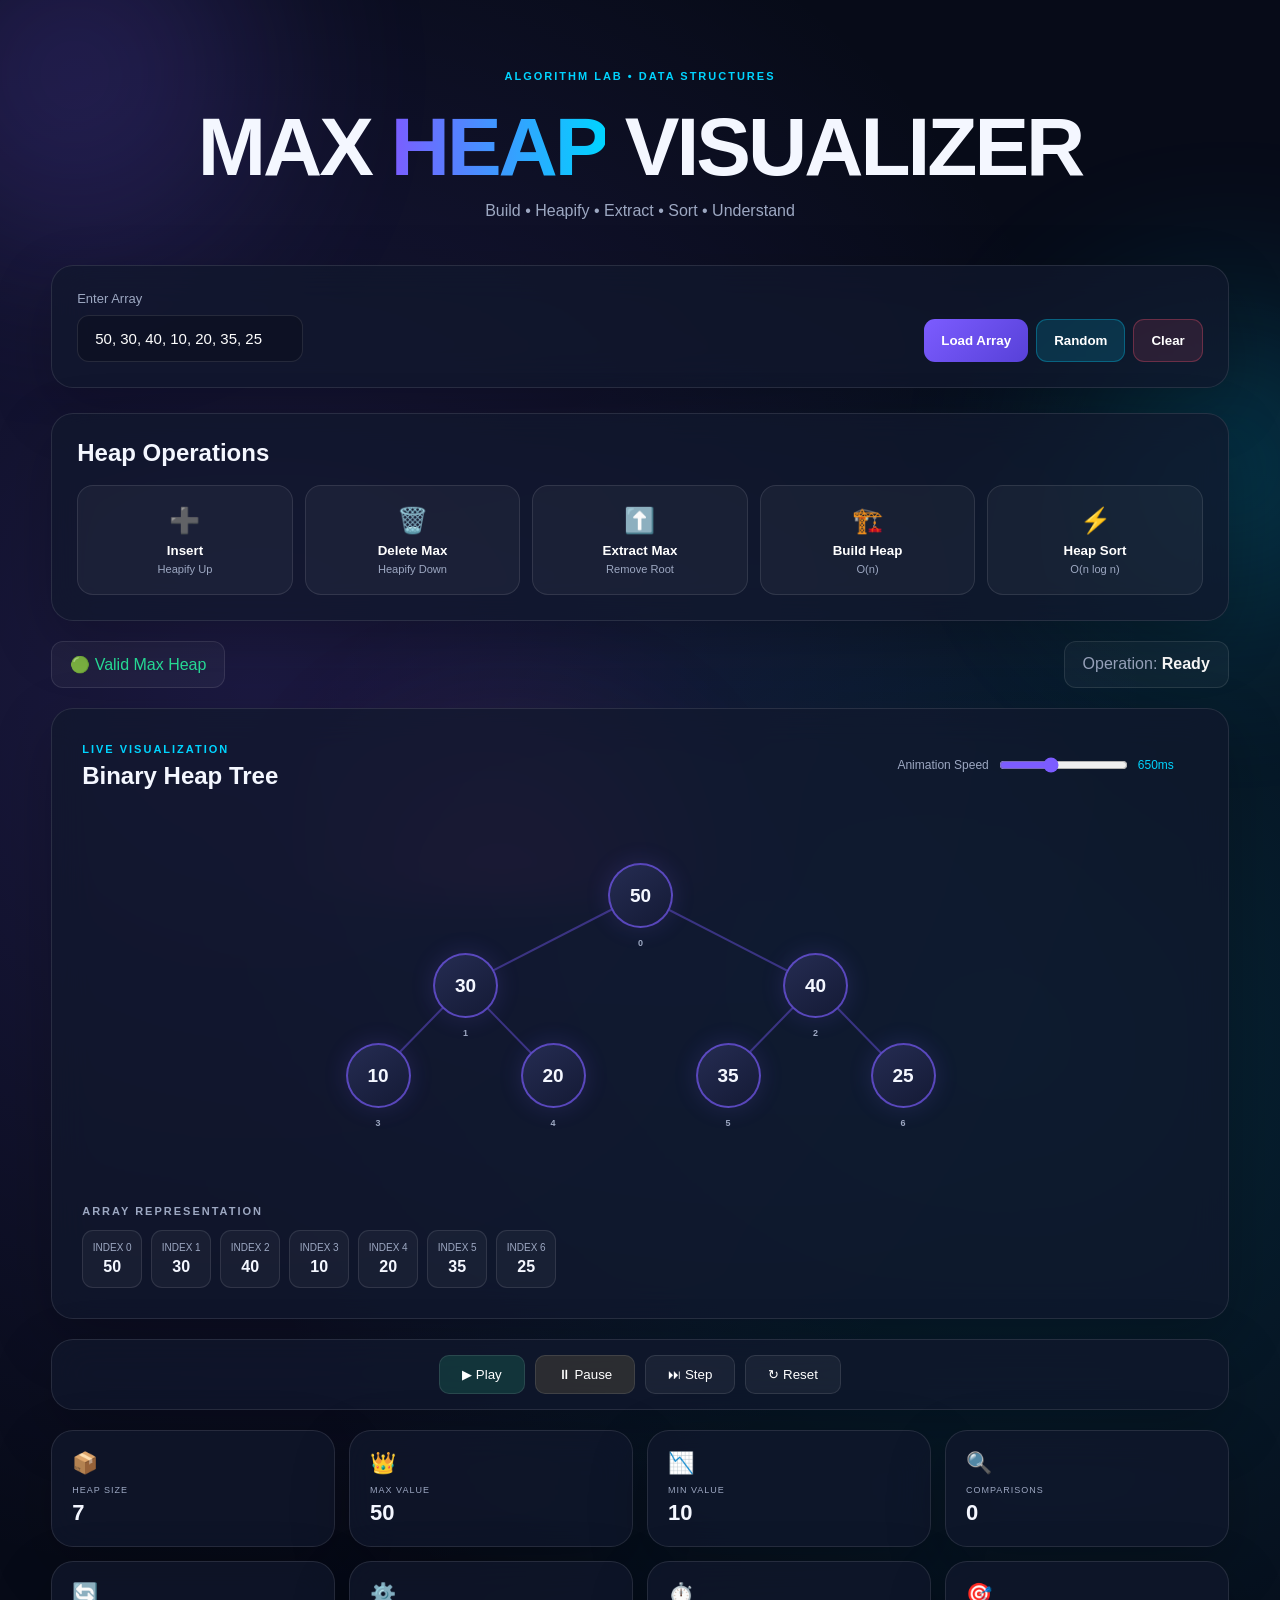
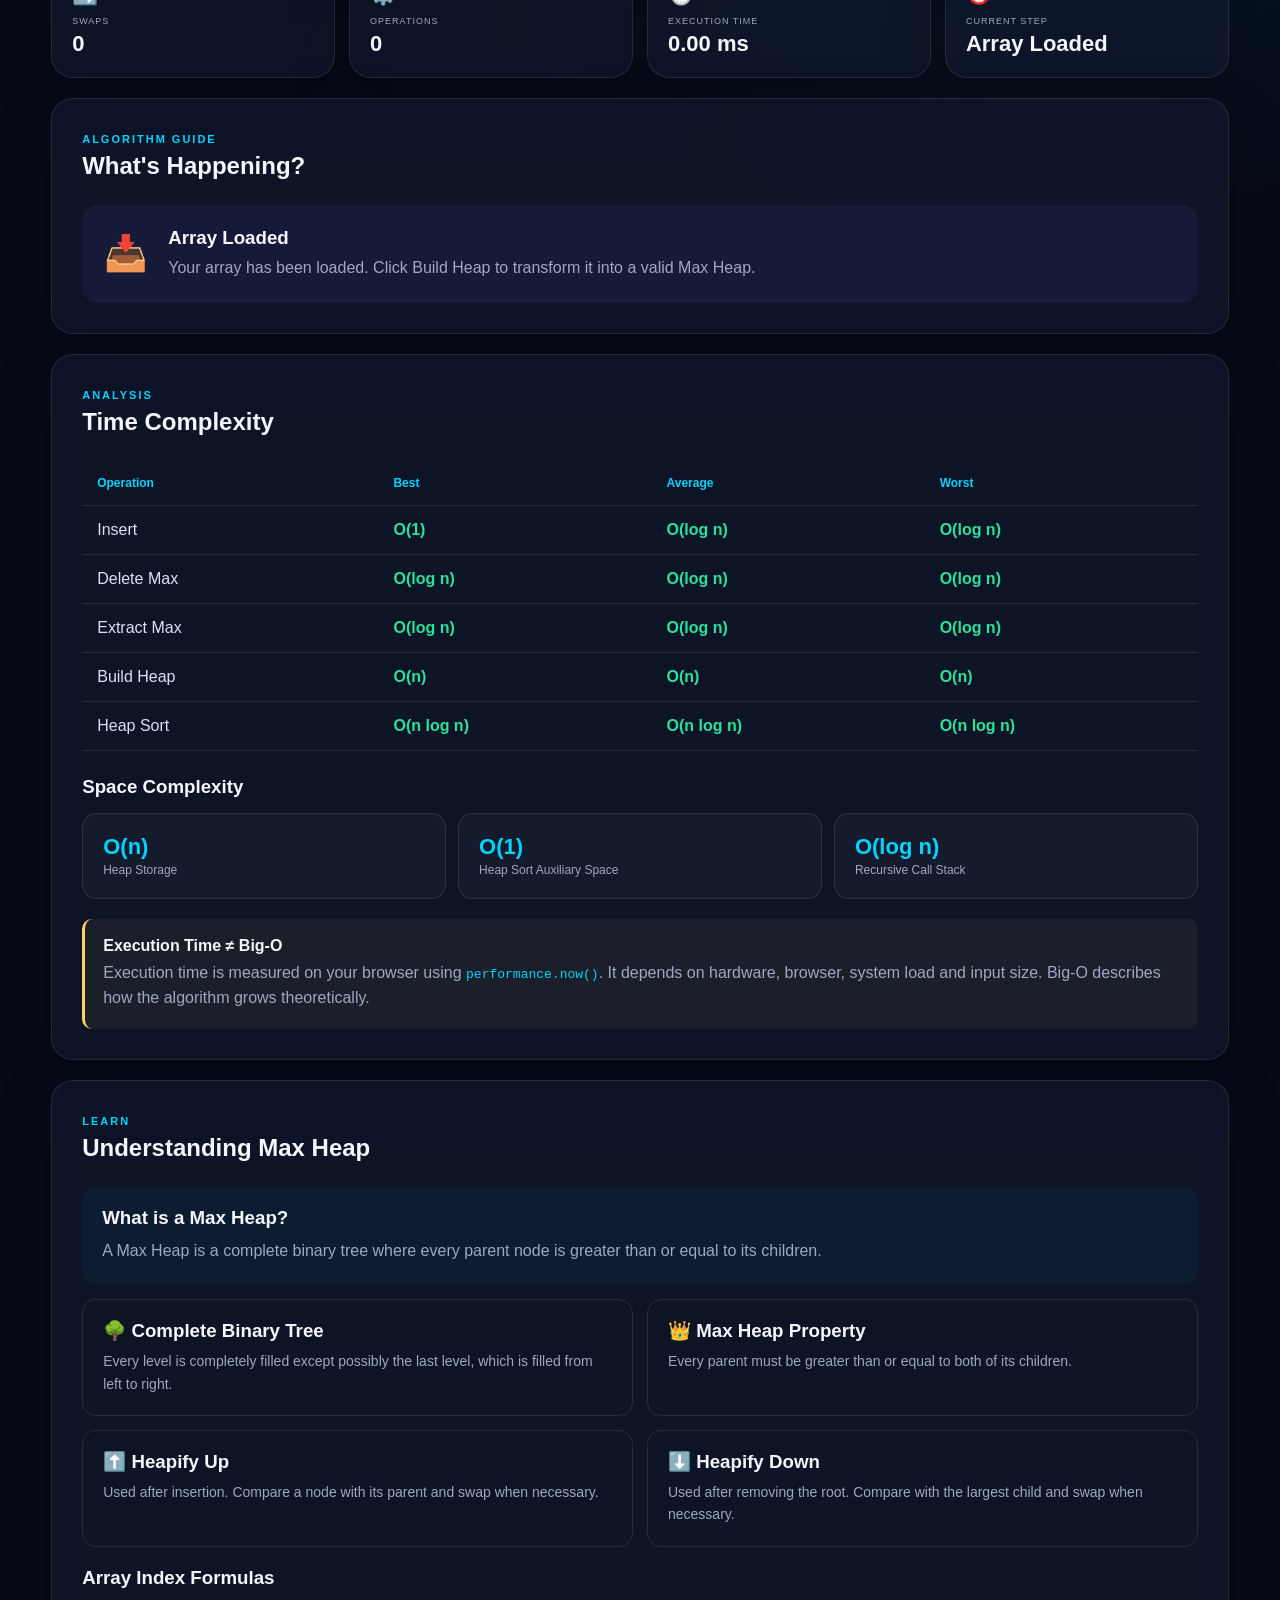
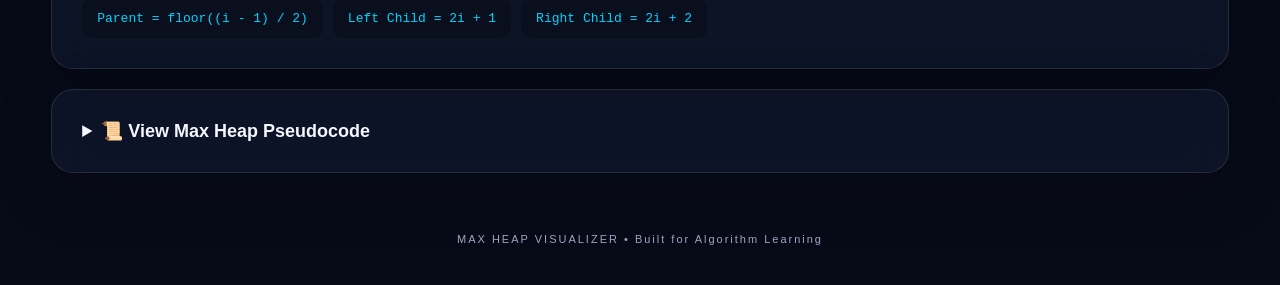
<file: DAA LAB visualistaion/MaxHeapSort/index.html>
<!DOCTYPE html>
<html lang="en">

<head>
    <meta charset="UTF-8">
    <meta name="viewport" content="width=device-width, initial-scale=1.0">
    <title>Max Heap Visualizer</title>
    <link rel="stylesheet" href="style.css">
</head>

<body>

    <div class="background">
        <div class="orb orb1"></div>
        <div class="orb orb2"></div>
        <div class="orb orb3"></div>
    </div>

    <header class="hero">
        <div class="badge">ALGORITHM LAB • DATA STRUCTURES</div>
        <h1>MAX <span>HEAP</span> VISUALIZER</h1>
        <p>Build • Heapify • Extract • Sort • Understand</p>
    </header>

    <main class="container">

        <!-- INPUT -->
        <section class="glass input-card">
            <div>
                <label>Enter Array</label>
                <input id="arrayInput" type="text" value="50, 30, 40, 10, 20, 35, 25"
                    placeholder="Example: 50, 30, 40, 10">
            </div>

            <div class="control-buttons">
                <button class="btn primary" onclick="loadArray()">Load Array</button>
                <button class="btn random" onclick="generateRandom()">Random</button>
                <button class="btn danger" onclick="clearHeap()">Clear</button>
            </div>
        </section>

        <!-- OPERATIONS -->
        <section class="glass operations">
            <h2>Heap Operations</h2>

            <div class="operation-grid">
                <button class="operation" onclick="insertValue()">
                    <span>➕</span>
                    <b>Insert</b>
                    <small>Heapify Up</small>
                </button>

                <button class="operation" onclick="deleteMax()">
                    <span>🗑️</span>
                    <b>Delete Max</b>
                    <small>Heapify Down</small>
                </button>

                <button class="operation" onclick="extractMax()">
                    <span>⬆️</span>
                    <b>Extract Max</b>
                    <small>Remove Root</small>
                </button>

                <button class="operation" onclick="buildHeap()">
                    <span>🏗️</span>
                    <b>Build Heap</b>
                    <small>O(n)</small>
                </button>

                <button class="operation heap-sort-btn" onclick="heapSort()">
                    <span>⚡</span>
                    <b>Heap Sort</b>
                    <small>O(n log n)</small>
                </button>
            </div>
        </section>

        <!-- STATUS -->
        <section class="status-row">
            <div id="heapStatus" class="status valid">
                🟢 Valid Max Heap
            </div>

            <div class="operation-status">
                Operation:
                <strong id="currentOperation">Ready</strong>
            </div>
        </section>

        <!-- VISUALIZATION -->
        <section class="glass visual-card">

            <div class="section-title">
                <div>
                    <span class="mini-label">LIVE VISUALIZATION</span>
                    <h2>Binary Heap Tree</h2>
                </div>

                <div class="speed-control">
                    <label>Animation Speed</label>
                    <input id="speedSlider" type="range" min="100" max="1500" value="650">
                    <span id="speedValue">650ms</span>
                </div>
            </div>

            <div id="tree" class="tree"></div>

            <div class="array-title">
                <span>ARRAY REPRESENTATION</span>
            </div>

            <div id="arrayView" class="array-view"></div>

        </section>

        <!-- CONTROLS -->
        <section class="glass playback">
            <button onclick="playAnimation()" class="play">▶ Play</button>
            <button onclick="pauseAnimation()" class="pause">⏸ Pause</button>
            <button onclick="stepAnimation()" class="step">⏭ Step</button>
            <button onclick="resetVisualization()" class="reset">↻ Reset</button>
        </section>

        <!-- STATISTICS -->
        <section class="stats-grid">

            <div class="stat glass">
                <span>📦</span>
                <small>HEAP SIZE</small>
                <strong id="heapSize">0</strong>
            </div>

            <div class="stat glass">
                <span>👑</span>
                <small>MAX VALUE</small>
                <strong id="maxValue">—</strong>
            </div>

            <div class="stat glass">
                <span>📉</span>
                <small>MIN VALUE</small>
                <strong id="minValue">—</strong>
            </div>

            <div class="stat glass">
                <span>🔍</span>
                <small>COMPARISONS</small>
                <strong id="comparisons">0</strong>
            </div>

            <div class="stat glass">
                <span>🔄</span>
                <small>SWAPS</small>
                <strong id="swaps">0</strong>
            </div>

            <div class="stat glass">
                <span>⚙️</span>
                <small>OPERATIONS</small>
                <strong id="operations">0</strong>
            </div>

            <div class="stat glass">
                <span>⏱️</span>
                <small>EXECUTION TIME</small>
                <strong id="executionTime">0.00 ms</strong>
            </div>

            <div class="stat glass">
                <span>🎯</span>
                <small>CURRENT STEP</small>
                <strong id="currentStep">Ready</strong>
            </div>

        </section>

        <!-- EXPLANATION -->
        <section class="glass explanation">

            <div class="section-title">
                <div>
                    <span class="mini-label">ALGORITHM GUIDE</span>
                    <h2>What's Happening?</h2>
                </div>
            </div>

            <div id="explanationText" class="explanation-content">
                <div class="explanation-icon">🚀</div>
                <div>
                    <h3>Ready to visualize</h3>
                    <p>
                        Load an array and choose an operation to see the
                        Max Heap algorithm step-by-step.
                    </p>
                </div>
            </div>

        </section>

        <!-- COMPLEXITY -->
        <section class="glass complexity">

            <div class="section-title">
                <div>
                    <span class="mini-label">ANALYSIS</span>
                    <h2>Time Complexity</h2>
                </div>
            </div>

            <div class="table-wrapper">
                <table>
                    <thead>
                        <tr>
                            <th>Operation</th>
                            <th>Best</th>
                            <th>Average</th>
                            <th>Worst</th>
                        </tr>
                    </thead>

                    <tbody>
                        <tr>
                            <td>Insert</td>
                            <td>O(1)</td>
                            <td>O(log n)</td>
                            <td>O(log n)</td>
                        </tr>

                        <tr>
                            <td>Delete Max</td>
                            <td>O(log n)</td>
                            <td>O(log n)</td>
                            <td>O(log n)</td>
                        </tr>

                        <tr>
                            <td>Extract Max</td>
                            <td>O(log n)</td>
                            <td>O(log n)</td>
                            <td>O(log n)</td>
                        </tr>

                        <tr>
                            <td>Build Heap</td>
                            <td>O(n)</td>
                            <td>O(n)</td>
                            <td>O(n)</td>
                        </tr>

                        <tr>
                            <td>Heap Sort</td>
                            <td>O(n log n)</td>
                            <td>O(n log n)</td>
                            <td>O(n log n)</td>
                        </tr>
                    </tbody>
                </table>
            </div>

            <div class="space-box">
                <h3>Space Complexity</h3>

                <div class="space-items">
                    <div>
                        <b>O(n)</b>
                        <span>Heap Storage</span>
                    </div>

                    <div>
                        <b>O(1)</b>
                        <span>Heap Sort Auxiliary Space</span>
                    </div>

                    <div>
                        <b>O(log n)</b>
                        <span>Recursive Call Stack</span>
                    </div>
                </div>
            </div>

            <div class="note">
                <b>Execution Time ≠ Big-O</b>
                <p>
                    Execution time is measured on your browser using
                    <code>performance.now()</code>. It depends on hardware,
                    browser, system load and input size. Big-O describes
                    how the algorithm grows theoretically.
                </p>
            </div>

        </section>

        <!-- EDUCATION -->
        <section class="glass education">

            <div class="section-title">
                <div>
                    <span class="mini-label">LEARN</span>
                    <h2>Understanding Max Heap</h2>
                </div>
            </div>

            <div class="definition">
                <h3>What is a Max Heap?</h3>

                <p>
                    A Max Heap is a complete binary tree where every parent
                    node is greater than or equal to its children.
                </p>
            </div>

            <div class="concept-grid">

                <div class="concept">
                    <h3>🌳 Complete Binary Tree</h3>
                    <p>
                        Every level is completely filled except possibly
                        the last level, which is filled from left to right.
                    </p>
                </div>

                <div class="concept">
                    <h3>👑 Max Heap Property</h3>
                    <p>
                        Every parent must be greater than or equal to
                        both of its children.
                    </p>
                </div>

                <div class="concept">
                    <h3>⬆️ Heapify Up</h3>
                    <p>
                        Used after insertion. Compare a node with its
                        parent and swap when necessary.
                    </p>
                </div>

                <div class="concept">
                    <h3>⬇️ Heapify Down</h3>
                    <p>
                        Used after removing the root. Compare with the
                        largest child and swap when necessary.
                    </p>
                </div>

            </div>

            <div class="formula-box">
                <h3>Array Index Formulas</h3>

                <div class="formulas">
                    <code>Parent = floor((i - 1) / 2)</code>
                    <code>Left Child = 2i + 1</code>
                    <code>Right Child = 2i + 2</code>
                </div>
            </div>

        </section>

        <!-- PSEUDOCODE -->
        <section class="glass pseudo">

            <details>
                <summary>📜 View Max Heap Pseudocode</summary>

                <div class="code-tabs">
                    <button onclick="showPseudo('insert')">Insert</button>
                    <button onclick="showPseudo('up')">Heapify Up</button>
                    <button onclick="showPseudo('down')">Heapify Down</button>
                    <button onclick="showPseudo('extract')">Extract Max</button>
                    <button onclick="showPseudo('build')">Build Heap</button>
                    <button onclick="showPseudo('sort')">Heap Sort</button>
                </div>

                <pre id="pseudoCode"></pre>
            </details>

        </section>

    </main>

    <footer>
        <p>MAX HEAP VISUALIZER • Built for Algorithm Learning</p>
    </footer>

    <script src="script.js"></script>
</body>

</html>
</file>
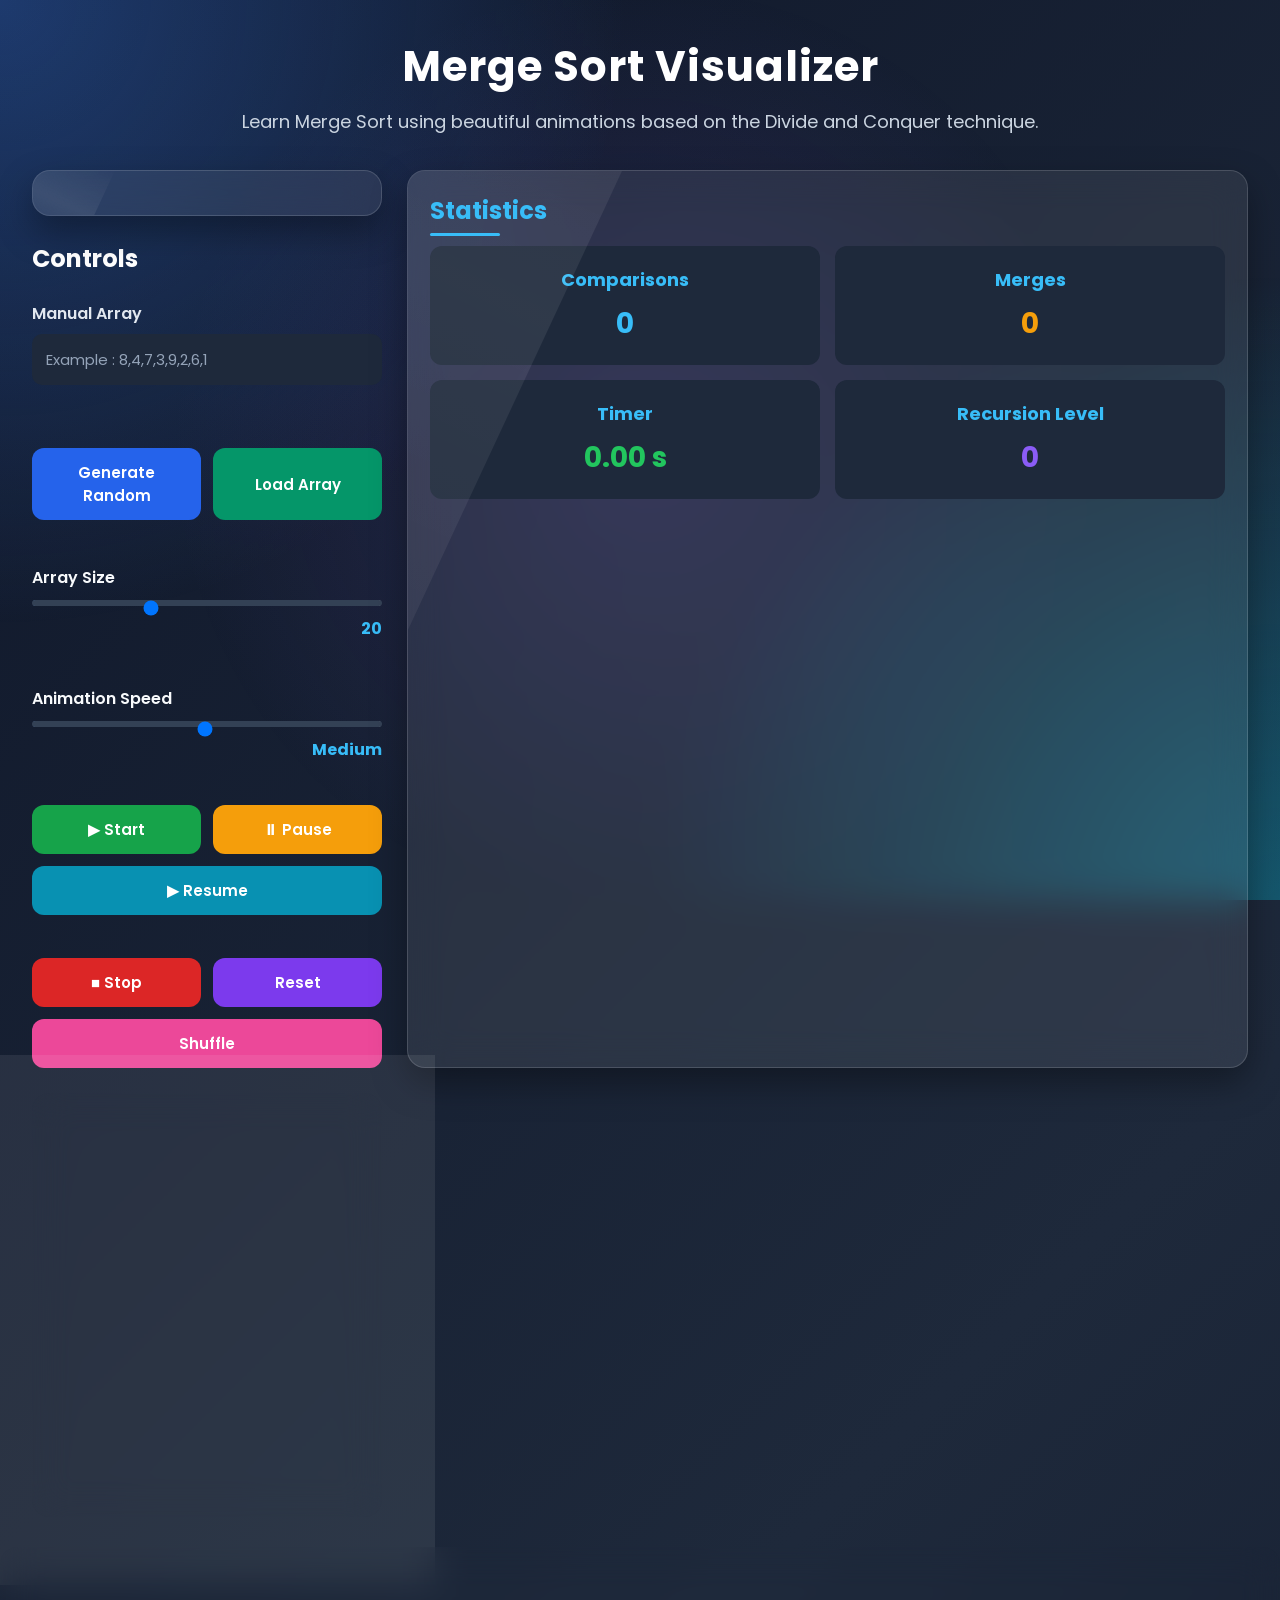
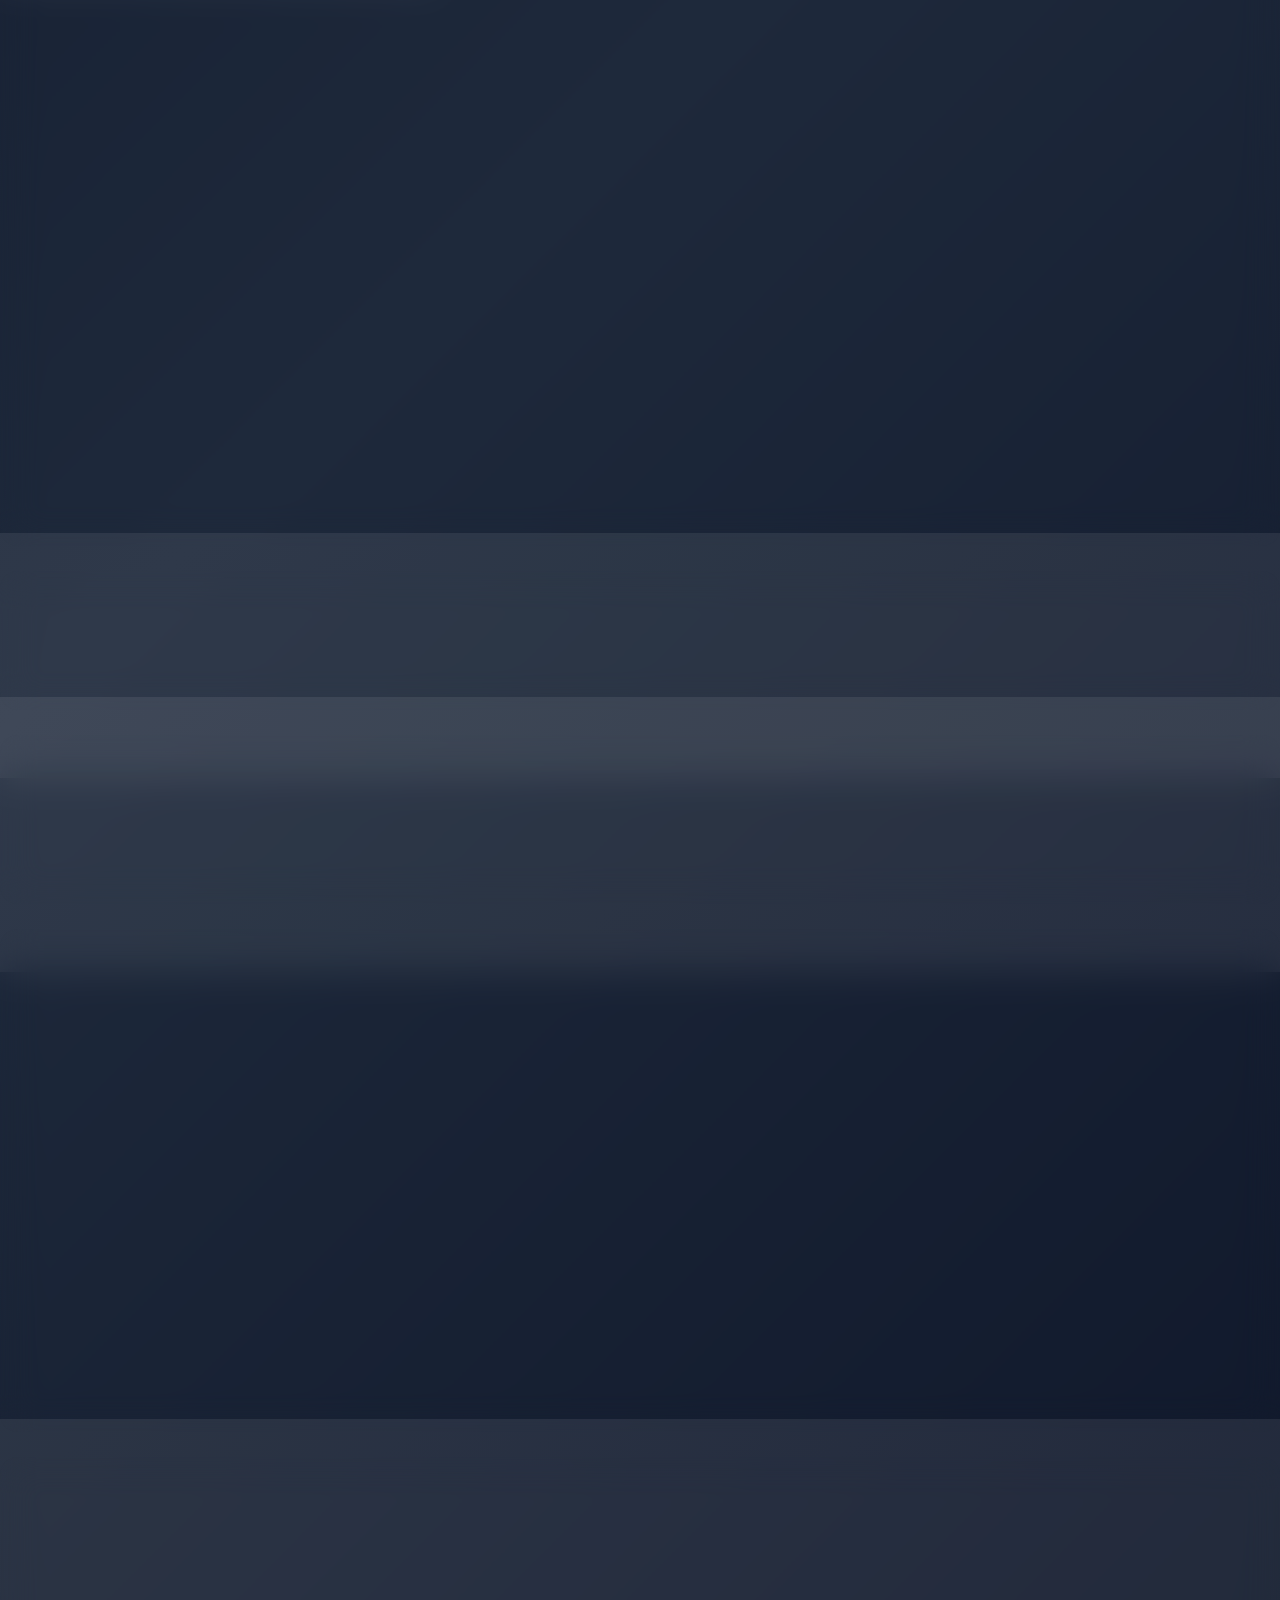
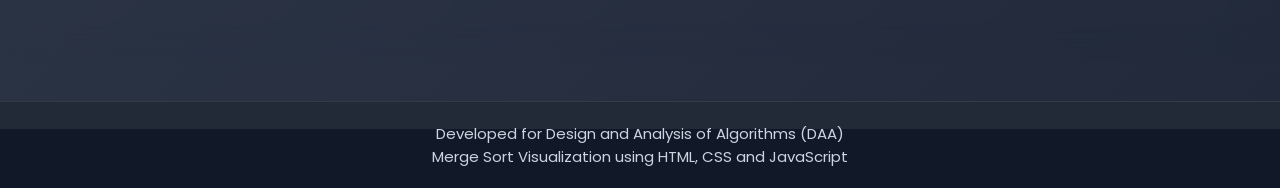
<file: DAA LAB visualistaion/MergeSort/index.html>
<!DOCTYPE html>
<html lang="en">

<head>
    <meta charset="UTF-8">
    <meta name="viewport" content="width=device-width, initial-scale=1.0">
    <title>Merge Sort Visualizer</title>

    <!-- CSS -->
    <link rel="stylesheet" href="style.css">

    <!-- Google Font -->
    <link href="https://fonts.googleapis.com/css2?family=Poppins:wght@300;400;500;600;700&display=swap"
        rel="stylesheet">
</head>

<body>

    <!-- Background -->
    <div class="background"></div>

    <!-- Header -->

    <header>

        <h1>Merge Sort Visualizer</h1>

        <p>
            Learn Merge Sort using beautiful animations based on the Divide and Conquer technique.
        </p>

    </header>

    <!-- Main Container -->

    <div class="container">

        <!-- Left Side -->

        <div class="left-panel">

            <!-- Controls -->

            <div class="card"></div>

                <h2>Controls</h2>

                <div class="control-group">

                    <label>Manual Array</label>

                    <input type="text" id="arrayInput" placeholder="Example : 8,4,7,3,9,2,6,1">

                </div>

                <div class="buttons">

                    <button id="generateBtn">
                        Generate Random
                    </button>

                    <button id="loadBtn">
                        Load Array
                    </button>

                </div>

                <div class="slider-box">

                    <label>
                        Array Size
                    </label>

                    <input type="range" id="sizeSlider" min="5" max="50" value="20">

                    <span id="sizeValue">
                        20
                    </span>

                </div>

                <div class="slider-box">

                    <label>
                        Animation Speed
                    </label>

                    <input type="range" id="speedSlider" min="1" max="100" value="50">

                    <span id="speedValue">
                        Medium
                    </span>

                </div>

                <div class="buttons">

                    <button id="startBtn">
                        ▶ Start
                    </button>

                    <button id="pauseBtn">
                        ⏸ Pause
                    </button>

                    <button id="resumeBtn">
                        ▶ Resume
                    </button>

                </div>

                <div class="buttons">

                    <button id="stopBtn">
                        ■ Stop
                    </button>

                    <button id="resetBtn">
                        Reset
                    </button>

                    <button id="shuffleBtn">
                        Shuffle
                    </button>

                </div>

            </div>

            <!-- Statistics -->

            <div class="card">

                <h2>Statistics</h2>

                <div class="stats">

                    <div class="stat-box">

                        <h3>Comparisons</h3>

                        <p id="comparisonCount">
                            0
                        </p>

                    </div>

                    <div class="stat-box">

                        <h3>Merges</h3>

                        <p id="mergeCount">
                            0
                        </p>

                    </div>

                    <div class="stat-box">

                        <h3>Timer</h3>

                        <p id="timer">
                            0.00 s
                        </p>

                    </div>

                    <div class="stat-box">

                        <h3>Recursion Level</h3>

                        <p id="level">
                            0
                        </p>

                    </div>

                </div>

            </div>

            <!-- Complexity -->

            <div class="card">

                <h2>Complexity Analysis</h2>

                <table>

                    <tr>
                        <td>Best Case</td>
                        <td>O(n log n)</td>
                    </tr>

                    <tr>
                        <td>Average Case</td>
                        <td>O(n log n)</td>
                    </tr>

                    <tr>
                        <td>Worst Case</td>
                        <td>O(n log n)</td>
                    </tr>

                    <tr>
                        <td>Space Complexity</td>
                        <td>O(n)</td>
                    </tr>

                    <tr>
                        <td>Stable</td>
                        <td>Yes</td>
                    </tr>

                    <tr>
                        <td>In-place</td>
                        <td>No</td>
                    </tr>

                </table>

            </div>

        </div>

        <!-- Right Side -->

        <div class="right-panel">

            <!-- Visualization -->

            <div class="card">

                <h2>Visualization</h2>

                <div id="array-container">

                </div>

            </div>

            <!-- Status -->

            <div class="card">

                <h2>Current Status</h2>

                <p id="status">

                    Waiting to Generate Array...

                </p>

            </div>

            <!-- Merge Explanation -->

            <div class="card">

                <h2>Current Step</h2>

                <p id="step">

                    Merge Sort follows the Divide and Conquer strategy.

                </p>

            </div>

            <!-- Algorithm -->

            <div class="card">

                <h2>Algorithm</h2>

                <pre>

MergeSort(arr,start,end)

if(start&lt;end)

mid=(start+end)/2

MergeSort(start,mid)

MergeSort(mid+1,end)

Merge(start,mid,end)

</pre>

            </div>

            <!-- Color Legend -->

            <div class="card">

                <h2>Color Legend</h2>

                <div class="legend">

                    <div>
                        <span class="box default"></span>
                        Normal
                    </div>

                    <div>
                        <span class="box left"></span>
                        Left Half
                    </div>

                    <div>
                        <span class="box right"></span>
                        Right Half
                    </div>

                    <div>
                        <span class="box compare"></span>
                        Comparing
                    </div>

                    <div>
                        <span class="box merge"></span>
                        Merging
                    </div>

                    <div>
                        <span class="box sorted"></span>
                        Sorted
                    </div>

                </div>

            </div>

        </div>

    </div>

    <!-- Footer -->

    <footer>

        Developed for Design and Analysis of Algorithms (DAA)
        <br>
        Merge Sort Visualization using HTML, CSS and JavaScript

    </footer>

    <script src="script.js"></script>

</body>

</html>
</file>
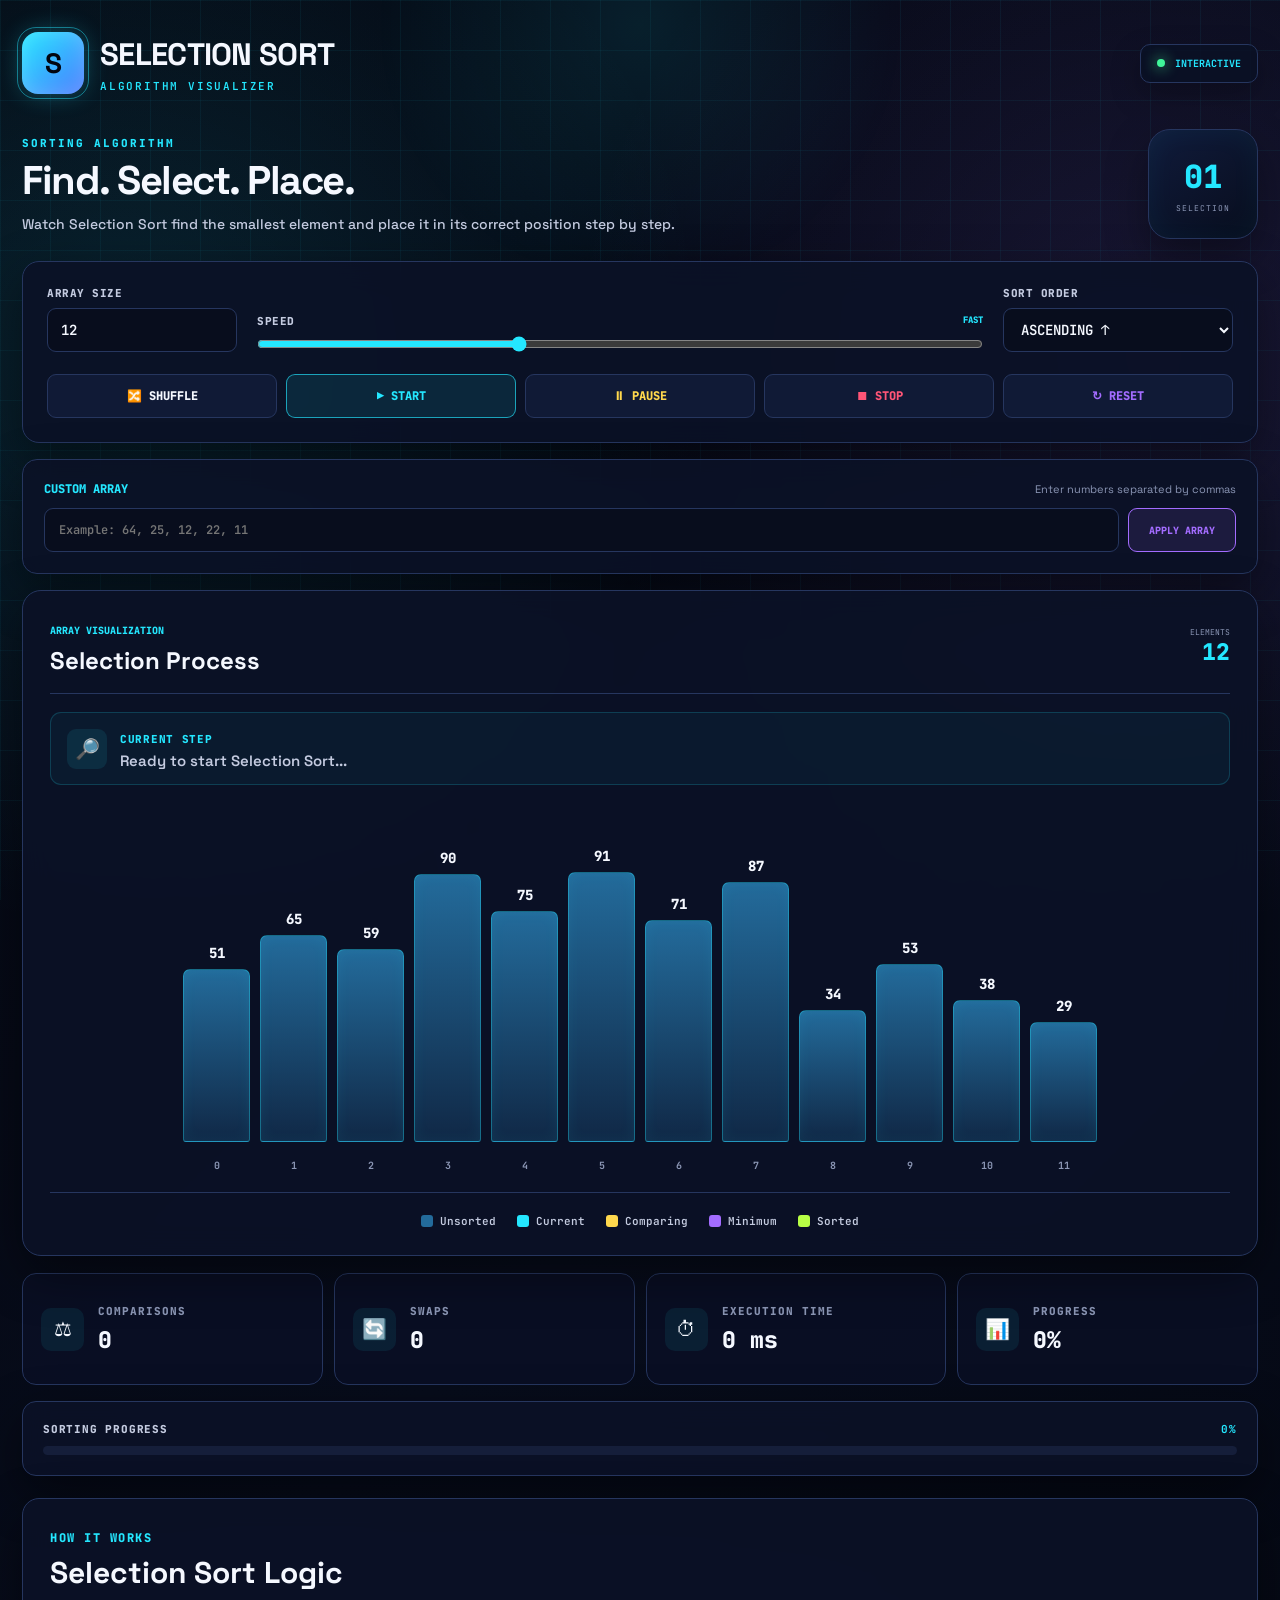
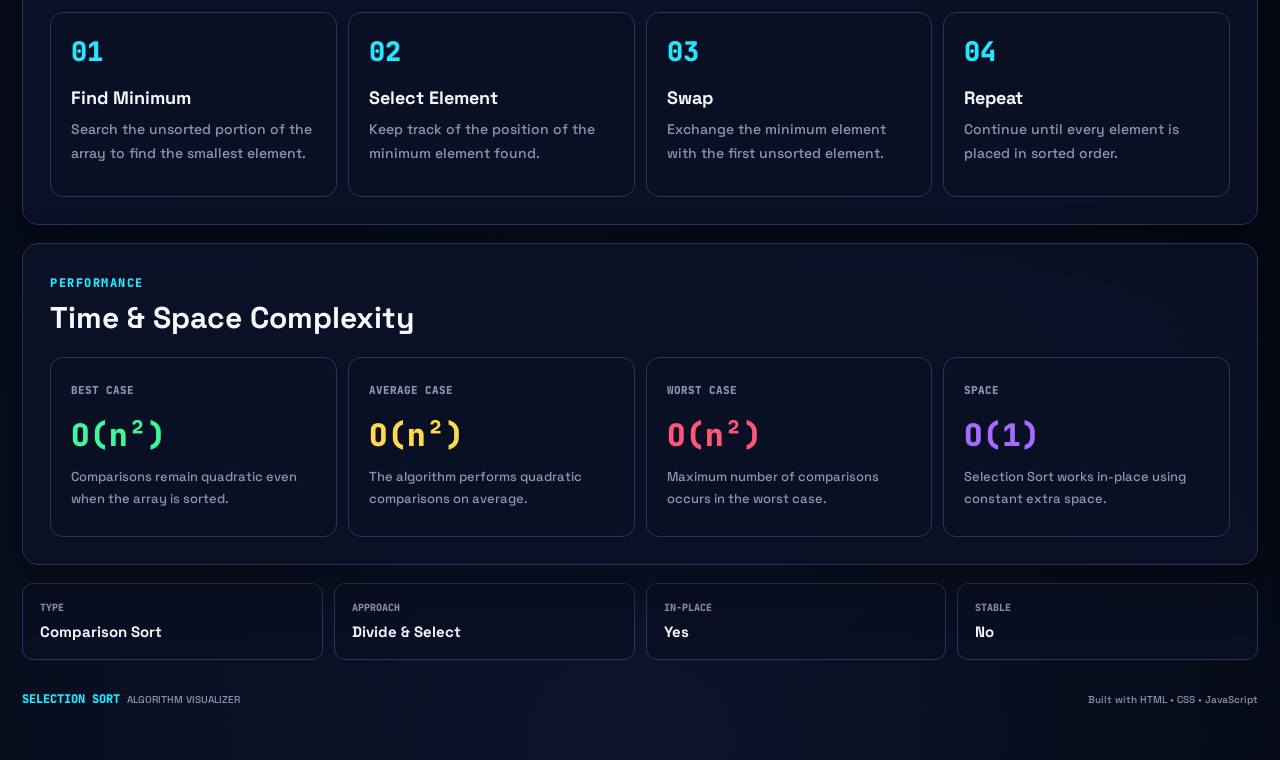
<file: DAA LAB visualistaion/SelectionSearch/index.html>
<!DOCTYPE html>
<html lang="en">

<head>

    <meta charset="UTF-8">

    <meta name="viewport" content="width=device-width, initial-scale=1.0">

    <title>Selection Sort Visualizer</title>

    <link rel="stylesheet" href="style.css">

</head>


<body>

    <!-- =========================
         BACKGROUND
    ========================== -->

    <div class="bg-circle circle-one"></div>
    <div class="bg-circle circle-two"></div>
    <div class="bg-circle circle-three"></div>


    <div class="container">


        <!-- =========================
             HEADER
        ========================== -->

        <header class="header">

            <div class="brand">

                <div class="brand-icon">
                    S
                </div>

                <div>

                    <h1>
                        SELECTION SORT
                    </h1>

                    <p>
                        ALGORITHM VISUALIZER
                    </p>

                </div>

            </div>


            <div class="algorithm-badge">

                <span class="live-dot"></span>

                INTERACTIVE

            </div>

        </header>



        <!-- =========================
             INTRODUCTION
        ========================== -->

        <section class="intro">

            <div>

                <span class="eyebrow">
                    SORTING ALGORITHM
                </span>

                <h2>
                    Find. Select. Place.
                </h2>

                <p>
                    Watch Selection Sort find the smallest
                    element and place it in its correct position
                    step by step.
                </p>

            </div>


            <div class="algorithm-number">

                <strong>
                    01
                </strong>

                <span>
                    SELECTION
                </span>

            </div>

        </section>



        <!-- =========================
             CONTROL PANEL
        ========================== -->

        <section class="control-panel">


            <div class="control-row">


                <!-- ARRAY SIZE -->

                <div class="control-group">

                    <label>
                        ARRAY SIZE
                    </label>

                    <input type="number" id="arraySize" value="12" min="5" max="30">

                </div>



                <!-- SPEED -->

                <div class="control-group speed-control">

                    <label>
                        SPEED
                    </label>

                    <input type="range" id="speed" min="100" max="1500" value="600">

                    <span id="speedValue">
                        NORMAL
                    </span>

                </div>



                <!-- ORDER -->

                <div class="control-group">

                    <label>
                        SORT ORDER
                    </label>

                    <select id="sortOrder">

                        <option value="ascending">
                            ASCENDING ↑
                        </option>

                        <option value="descending">
                            DESCENDING ↓
                        </option>

                    </select>

                </div>

            </div>



            <!-- BUTTONS -->

            <div class="action-buttons">

                <button id="shuffleBtn" class="btn secondary">

                    🔀 SHUFFLE

                </button>


                <button id="startBtn" class="btn primary">

                    ▶ START

                </button>


                <button id="pauseBtn" class="btn warning">

                    ⏸ PAUSE

                </button>


                <button id="stopBtn" class="btn danger">

                    ⏹ STOP

                </button>


                <button id="resetBtn" class="btn reset">

                    ↻ RESET

                </button>

            </div>

        </section>



        <!-- =========================
             ARRAY INPUT
        ========================== -->

        <section class="input-section">

            <div class="section-title">

                <span>
                    CUSTOM ARRAY
                </span>

                <small>
                    Enter numbers separated by commas
                </small>

            </div>


            <div class="custom-input">

                <input type="text" id="customArray" placeholder="Example: 64, 25, 12, 22, 11">

                <button id="applyArrayBtn">

                    APPLY ARRAY

                </button>

            </div>

        </section>



        <!-- =========================
             VISUALIZER
        ========================== -->

        <section class="visualizer-card">


            <div class="visualizer-header">

                <div>

                    <span>
                        ARRAY VISUALIZATION
                    </span>

                    <h3>
                        Selection Process
                    </h3>

                </div>


                <div class="array-info">

                    <span>
                        ELEMENTS
                    </span>

                    <strong id="elementCount">
                        12
                    </strong>

                </div>

            </div>



            <!-- STATUS -->

            <div class="status-box">

                <div class="status-icon">
                    🔎
                </div>

                <div>

                    <span>
                        CURRENT STEP
                    </span>

                    <p id="statusText">
                        Ready to start Selection Sort...
                    </p>

                </div>

            </div>



            <!-- ARRAY -->

            <div id="arrayContainer" class="array-container">

                <!-- JavaScript creates bars here -->

            </div>



            <!-- LEGEND -->

            <div class="legend">

                <div>
                    <span class="legend-box default"></span>
                    Unsorted
                </div>

                <div>
                    <span class="legend-box current"></span>
                    Current
                </div>

                <div>
                    <span class="legend-box compare"></span>
                    Comparing
                </div>

                <div>
                    <span class="legend-box minimum"></span>
                    Minimum
                </div>

                <div>
                    <span class="legend-box sorted"></span>
                    Sorted
                </div>

            </div>

        </section>



        <!-- =========================
             STATISTICS
        ========================== -->

        <section class="stats-grid">


            <div class="stat-card comparisons">

                <div class="stat-icon">
                    ⚖
                </div>

                <div>

                    <span>
                        COMPARISONS
                    </span>

                    <strong id="comparisons">
                        0
                    </strong>

                </div>

            </div>



            <div class="stat-card swaps">

                <div class="stat-icon">
                    🔄
                </div>

                <div>

                    <span>
                        SWAPS
                    </span>

                    <strong id="swaps">
                        0
                    </strong>

                </div>

            </div>



            <div class="stat-card execution">

                <div class="stat-icon">
                    ⏱
                </div>

                <div>

                    <span>
                        EXECUTION TIME
                    </span>

                    <strong id="executionTime">
                        0 ms
                    </strong>

                </div>

            </div>



            <div class="stat-card progress">

                <div class="stat-icon">
                    📊
                </div>

                <div>

                    <span>
                        PROGRESS
                    </span>

                    <strong id="progress">
                        0%
                    </strong>

                </div>

            </div>

        </section>



        <!-- =========================
             PROGRESS BAR
        ========================== -->

        <section class="progress-section">

            <div class="progress-header">

                <span>
                    SORTING PROGRESS
                </span>

                <strong id="progressPercent">
                    0%
                </strong>

            </div>


            <div class="progress-track">

                <div id="progressBar" class="progress-bar">

                </div>

            </div>

        </section>



        <!-- =========================
             ALGORITHM EXPLANATION
        ========================== -->

        <section class="algorithm-section">


            <div class="section-heading">

                <span>
                    HOW IT WORKS
                </span>

                <h2>
                    Selection Sort Logic
                </h2>

            </div>



            <div class="steps-grid">


                <div class="step-card">

                    <div class="step-number">
                        01
                    </div>

                    <h3>
                        Find Minimum
                    </h3>

                    <p>
                        Search the unsorted portion of
                        the array to find the smallest
                        element.
                    </p>

                </div>



                <div class="step-card">

                    <div class="step-number">
                        02
                    </div>

                    <h3>
                        Select Element
                    </h3>

                    <p>
                        Keep track of the position of
                        the minimum element found.
                    </p>

                </div>



                <div class="step-card">

                    <div class="step-number">
                        03
                    </div>

                    <h3>
                        Swap
                    </h3>

                    <p>
                        Exchange the minimum element
                        with the first unsorted element.
                    </p>

                </div>



                <div class="step-card">

                    <div class="step-number">
                        04
                    </div>

                    <h3>
                        Repeat
                    </h3>

                    <p>
                        Continue until every element
                        is placed in sorted order.
                    </p>

                </div>

            </div>

        </section>



        <!-- =========================
             COMPLEXITY
        ========================== -->

        <section class="complexity-section">


            <div class="section-heading">

                <span>
                    PERFORMANCE
                </span>

                <h2>
                    Time & Space Complexity
                </h2>

            </div>



            <div class="complexity-grid">


                <div class="complexity-card best">

                    <span>
                        BEST CASE
                    </span>

                    <strong>
                        O(n²)
                    </strong>

                    <p>
                        Comparisons remain quadratic
                        even when the array is sorted.
                    </p>

                </div>



                <div class="complexity-card average">

                    <span>
                        AVERAGE CASE
                    </span>

                    <strong>
                        O(n²)
                    </strong>

                    <p>
                        The algorithm performs quadratic
                        comparisons on average.
                    </p>

                </div>



                <div class="complexity-card worst">

                    <span>
                        WORST CASE
                    </span>

                    <strong>
                        O(n²)
                    </strong>

                    <p>
                        Maximum number of comparisons
                        occurs in the worst case.
                    </p>

                </div>



                <div class="complexity-card space">

                    <span>
                        SPACE
                    </span>

                    <strong>
                        O(1)
                    </strong>

                    <p>
                        Selection Sort works in-place
                        using constant extra space.
                    </p>

                </div>

            </div>

        </section>



        <!-- =========================
             ALGORITHM DETAILS
        ========================== -->

        <section class="details-section">


            <div class="detail-box">

                <span>
                    TYPE
                </span>

                <strong>
                    Comparison Sort
                </strong>

            </div>


            <div class="detail-box">

                <span>
                    APPROACH
                </span>

                <strong>
                    Divide & Select
                </strong>

            </div>


            <div class="detail-box">

                <span>
                    IN-PLACE
                </span>

                <strong>
                    Yes
                </strong>

            </div>


            <div class="detail-box">

                <span>
                    STABLE
                </span>

                <strong>
                    No
                </strong>

            </div>

        </section>



        <!-- =========================
             FOOTER
        ========================== -->

        <footer>

            <div>

                <strong>
                    SELECTION SORT
                </strong>

                <span>
                    ALGORITHM VISUALIZER
                </span>

            </div>


            <p>
                Built with HTML • CSS • JavaScript
            </p>

        </footer>

    </div>



    <!-- =========================
         JAVASCRIPT
    ========================== -->

    <script src="script.js"></script>

</body>

</html>
</file>
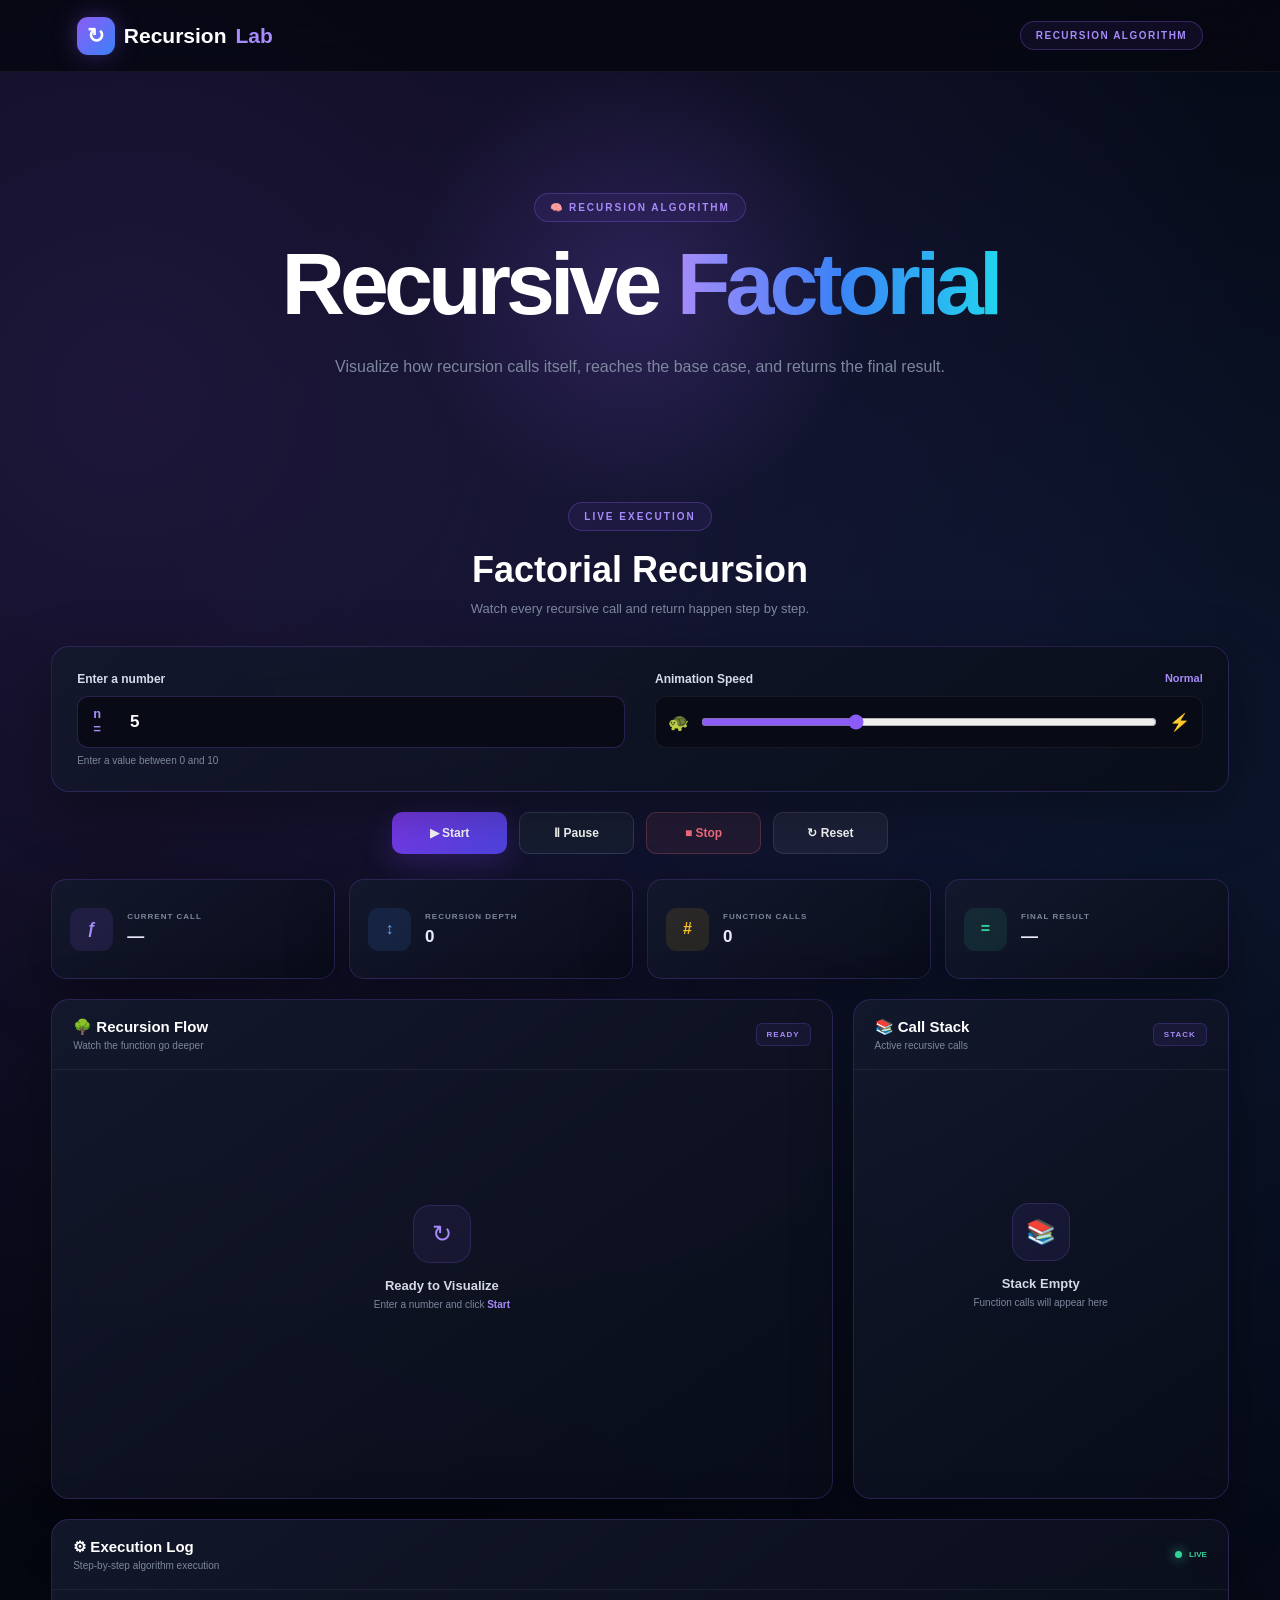
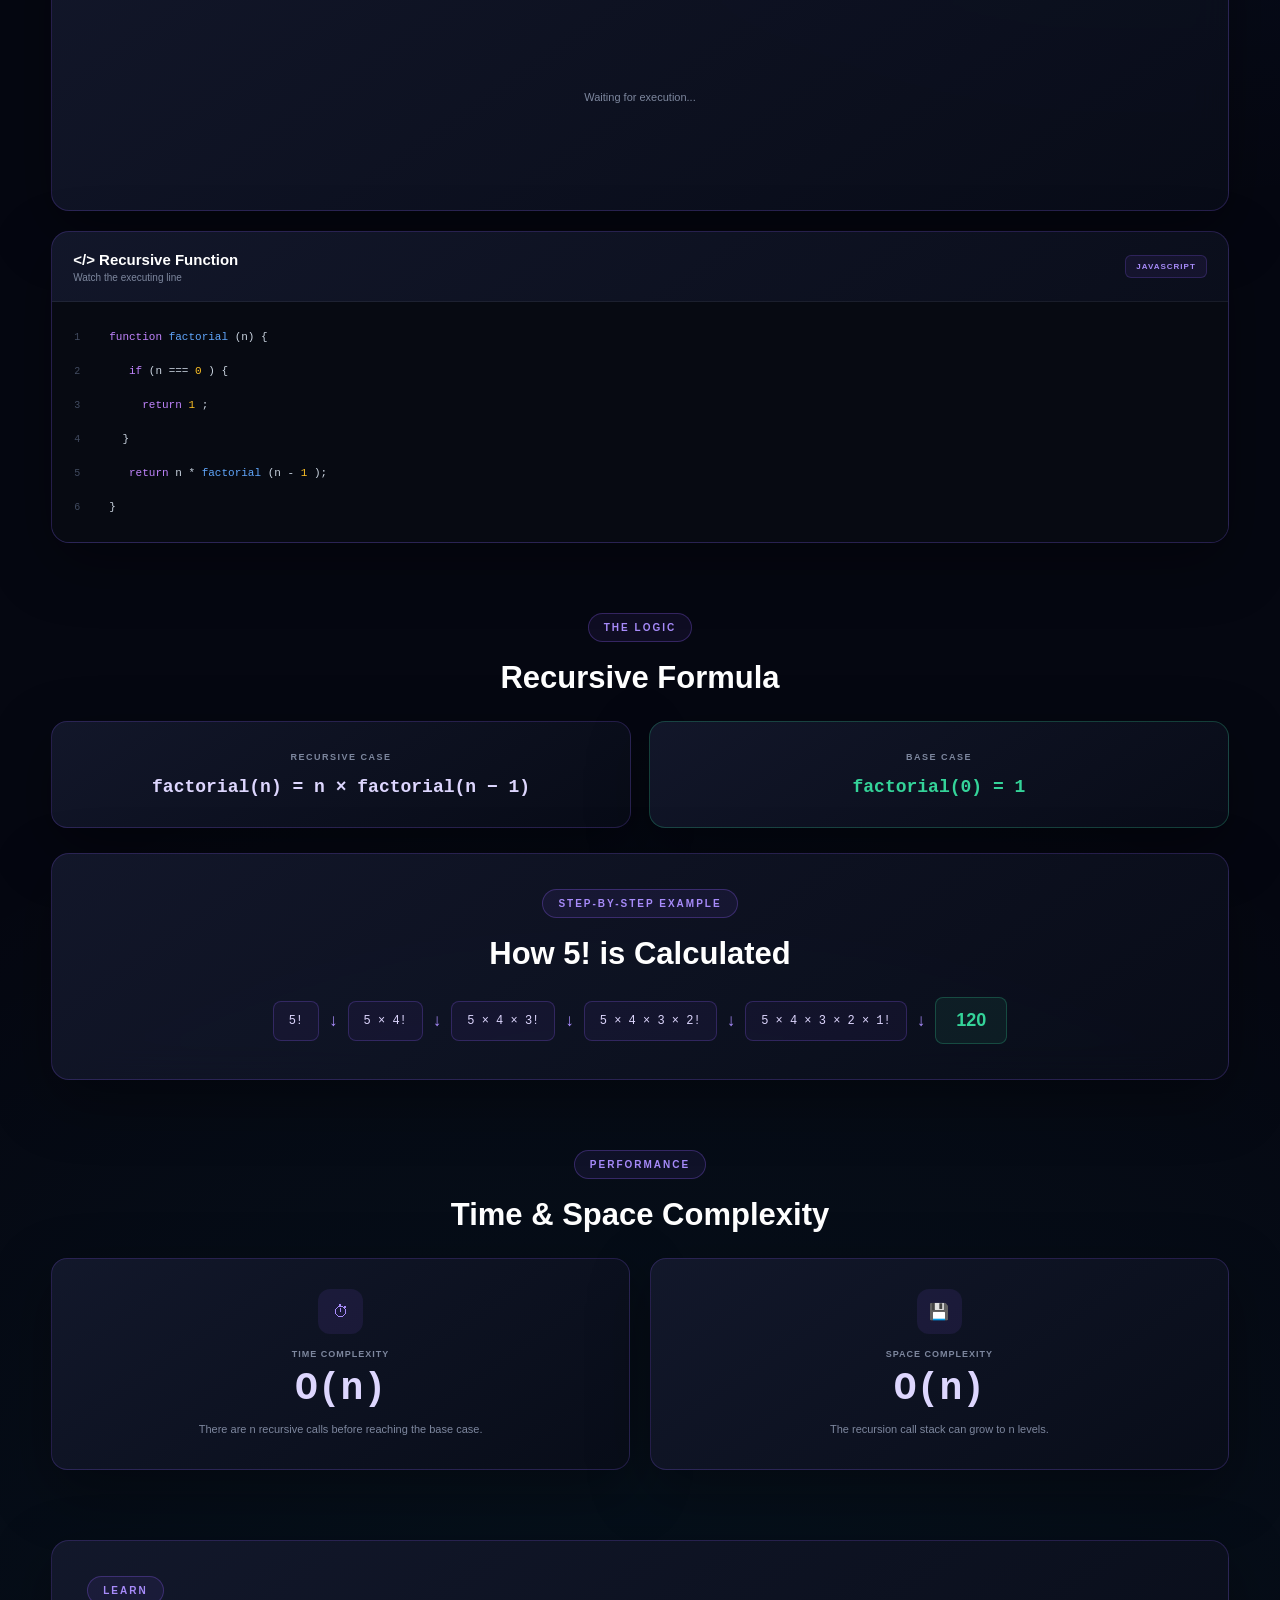
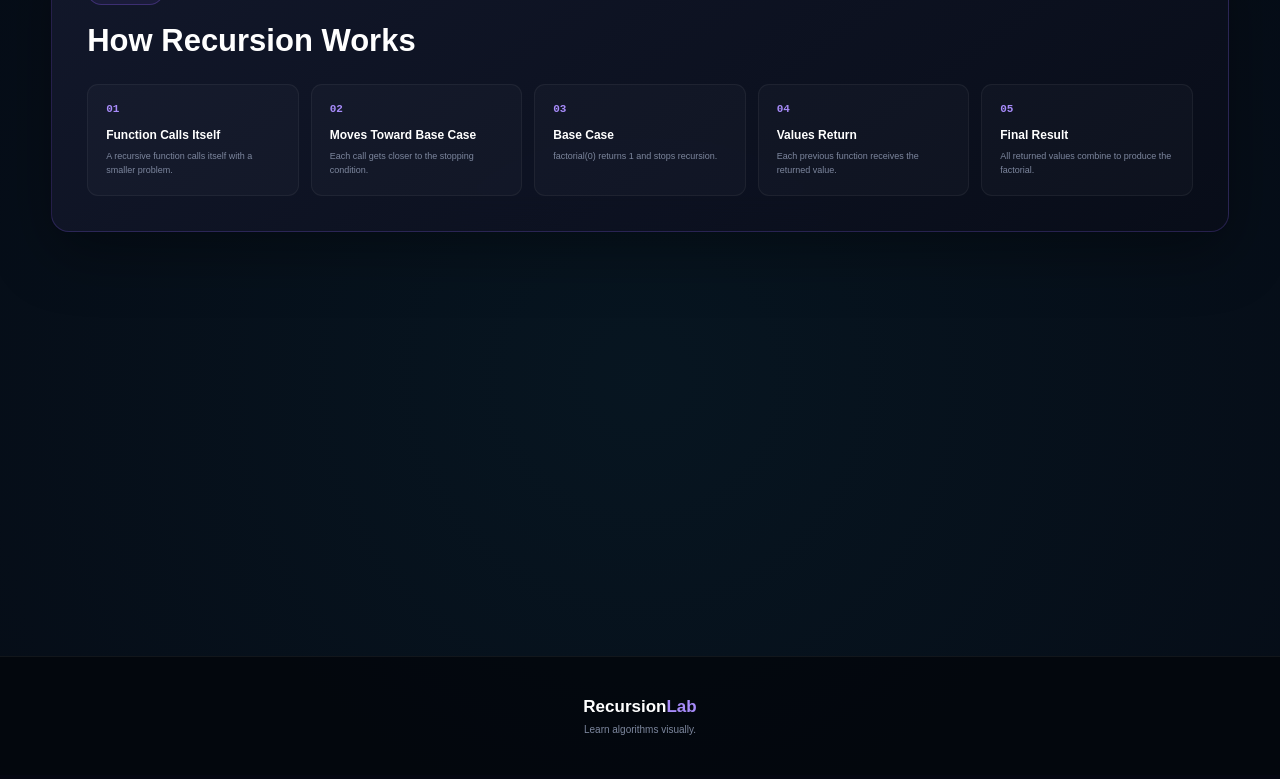
<file: DAA LAB visualistaion/recursion sort/recursion.html>
<!DOCTYPE html>
<html lang="en">

<head>
    <meta charset="UTF-8">
    <meta name="viewport" content="width=device-width, initial-scale=1.0">

    <title>Recursive Factorial Visualizer</title>

    <style>
        /* =========================================================
   RESET
========================================================= */

        * {
            margin: 0;
            padding: 0;
            box-sizing: border-box;
        }

        :root {
            --bg: #050711;
            --card: rgba(15, 20, 38, 0.88);
            --card2: #10162a;

            --purple: #8b5cf6;
            --purple2: #a78bfa;
            --blue: #3b82f6;
            --cyan: #22d3ee;
            --green: #34d399;
            --yellow: #fbbf24;
            --red: #fb7185;

            --white: #ffffff;
            --text: #d7dbea;
            --muted: #7d879e;

            --border: rgba(139, 92, 246, 0.22);
        }

        /* =========================================================
   BODY
========================================================= */

        html {
            scroll-behavior: smooth;
        }

        body {
            min-height: 100vh;

            font-family:
                Inter,
                Segoe UI,
                Arial,
                sans-serif;

            color: var(--white);

            background:
                radial-gradient(circle at 10% 10%,
                    rgba(139, 92, 246, 0.18),
                    transparent 30%),
                radial-gradient(circle at 90% 20%,
                    rgba(59, 130, 246, 0.12),
                    transparent 30%),
                radial-gradient(circle at 50% 90%,
                    rgba(34, 211, 238, 0.07),
                    transparent 35%),
                var(--bg);

            overflow-x: hidden;
        }

        /* =========================================================
   SCROLLBAR
========================================================= */

        ::-webkit-scrollbar {
            width: 8px;
        }

        ::-webkit-scrollbar-track {
            background: #03040a;
        }

        ::-webkit-scrollbar-thumb {
            background: linear-gradient(var(--purple),
                    var(--blue));

            border-radius: 20px;
        }

        /* =========================================================
   NAVBAR
========================================================= */

        .navbar {
            height: 72px;

            padding: 0 6%;

            display: flex;
            align-items: center;
            justify-content: space-between;

            position: sticky;
            top: 0;

            z-index: 1000;

            background: rgba(5, 7, 17, 0.82);

            border-bottom:
                1px solid rgba(255, 255, 255, 0.06);

            backdrop-filter: blur(20px);
        }

        .logo {
            display: flex;
            align-items: center;
            gap: 9px;

            font-size: 21px;
            font-weight: 800;
        }

        .logo-icon {
            width: 38px;
            height: 38px;

            display: grid;
            place-items: center;

            border-radius: 11px;

            background:
                linear-gradient(135deg,
                    var(--purple),
                    var(--blue));

            box-shadow:
                0 0 25px rgba(139, 92, 246, 0.35);

            font-size: 21px;
        }

        .logo span:last-child {
            color: var(--purple2);
        }

        .header-badge {
            padding: 8px 15px;

            border-radius: 50px;

            color: var(--purple2);

            background:
                rgba(139, 92, 246, 0.08);

            border:
                1px solid rgba(139, 92, 246, 0.3);

            font-size: 10px;
            font-weight: 800;

            letter-spacing: 1.5px;
        }

        /* =========================================================
   HERO
========================================================= */

        .hero {
            min-height: 430px;

            display: flex;
            align-items: center;
            justify-content: center;

            text-align: center;

            padding: 80px 20px;

            position: relative;

            overflow: hidden;
        }

        .hero::before {
            content: "";

            width: 500px;
            height: 500px;

            position: absolute;

            border-radius: 50%;

            background:
                radial-gradient(circle,
                    rgba(139, 92, 246, 0.2),
                    transparent 65%);

            animation: heroGlow 5s infinite;
        }

        .hero-content {
            position: relative;

            z-index: 2;

            max-width: 850px;
        }

        .hero-badge,
        .section-label {
            display: inline-block;

            padding: 8px 15px;

            margin-bottom: 18px;

            border-radius: 50px;

            color: var(--purple2);

            background:
                rgba(139, 92, 246, 0.08);

            border:
                1px solid rgba(139, 92, 246, 0.3);

            font-size: 10px;
            font-weight: 800;

            letter-spacing: 2px;
        }

        .hero h1 {
            font-size: clamp(50px, 8vw, 88px);

            line-height: 1;

            letter-spacing: -5px;

            margin-bottom: 25px;

            animation: fadeUp 0.8s ease;
        }

        .hero h1 span {
            color: transparent;

            background:
                linear-gradient(90deg,
                    var(--purple2),
                    var(--blue),
                    var(--cyan));

            background-clip: text;
            -webkit-background-clip: text;
        }

        .hero p {
            max-width: 650px;

            margin: auto;

            color: var(--muted);

            font-size: 16px;

            line-height: 1.8;

            animation: fadeUp 1s ease;
        }

        /* =========================================================
   CONTAINER
========================================================= */

        .container {
            width: min(1200px, 92%);

            margin: auto;

            padding-bottom: 100px;
        }

        /* =========================================================
   HEADINGS
========================================================= */

        .section-heading {
            text-align: center;

            margin-bottom: 30px;
        }

        .section-heading h2 {
            font-size: 36px;

            margin-bottom: 10px;
        }

        .section-heading p {
            color: var(--muted);

            font-size: 13px;
        }

        /* =========================================================
   GLASS CARD
========================================================= */

        .glass-card {
            background:
                linear-gradient(145deg,
                    rgba(20, 25, 45, 0.9),
                    rgba(9, 13, 25, 0.9));

            border:
                1px solid var(--border);

            box-shadow:
                0 20px 60px rgba(0, 0, 0, 0.35);

            backdrop-filter: blur(18px);
        }

        /* =========================================================
   CONTROL PANEL
========================================================= */

        .control-panel {
            padding: 25px;

            display: grid;

            grid-template-columns: 1fr 1fr;

            gap: 30px;

            border-radius: 18px;

            margin-bottom: 18px;
        }

        .input-group label,
        .speed-group label {
            display: block;

            margin-bottom: 10px;

            color: var(--text);

            font-size: 12px;
            font-weight: 700;
        }

        .input-wrapper {
            height: 52px;

            display: flex;
            align-items: center;

            background: #080b16;

            border:
                1px solid rgba(139, 92, 246, 0.25);

            border-radius: 11px;
        }

        .input-symbol {
            padding-left: 15px;

            color: var(--purple2);

            font-family: monospace;

            font-weight: bold;
        }

        #numberInput {
            width: 100%;
            height: 100%;

            padding: 0 15px;

            outline: none;
            border: none;

            background: transparent;

            color: white;

            font-size: 17px;
            font-weight: bold;
        }

        .input-group small {
            display: block;

            margin-top: 7px;

            color: var(--muted);

            font-size: 10px;
        }

        /* =========================================================
   SPEED
========================================================= */

        .speed-header {
            display: flex;

            justify-content: space-between;
        }

        #speedValue {
            color: var(--purple2);

            font-size: 11px;
            font-weight: bold;
        }

        .speed-control {
            height: 52px;

            padding: 0 12px;

            display: flex;
            align-items: center;

            gap: 12px;

            background: #080b16;

            border:
                1px solid rgba(255, 255, 255, 0.06);

            border-radius: 11px;
        }

        .speed-control span {
            font-size: 17px;
        }

        #speedSlider {
            width: 100%;

            accent-color: var(--purple);

            cursor: pointer;
        }

        /* =========================================================
   BUTTONS
========================================================= */

        .control-buttons {
            display: flex;

            justify-content: center;

            gap: 12px;

            margin: 20px 0 25px;
        }

        .btn {
            min-width: 115px;

            padding: 13px 20px;

            display: flex;
            align-items: center;
            justify-content: center;

            gap: 8px;

            border: none;

            border-radius: 10px;

            color: white;

            font-size: 12px;
            font-weight: 800;

            cursor: pointer;

            transition: 0.25s;
        }

        .btn:hover {
            transform: translateY(-3px);
        }

        .btn:active {
            transform: scale(0.96);
        }

        .btn:disabled {
            opacity: 0.45;

            cursor: not-allowed;

            transform: none;
        }

        .btn-start {
            background:
                linear-gradient(135deg,
                    #7c3aed,
                    #4f46e5);

            box-shadow:
                0 10px 30px rgba(124, 58, 237, 0.25);
        }

        .btn-pause {
            background: #171e32;

            border:
                1px solid #303b55;
        }

        .btn-stop {
            color: var(--red);

            background:
                rgba(251, 113, 133, 0.08);

            border:
                1px solid rgba(251, 113, 133, 0.25);
        }

        .btn-reset {
            background:
                rgba(255, 255, 255, 0.06);

            border:
                1px solid rgba(255, 255, 255, 0.1);
        }

        /* =========================================================
   STATS
========================================================= */

        .stats-grid {
            display: grid;

            grid-template-columns:
                repeat(4, 1fr);

            gap: 14px;

            margin-bottom: 20px;
        }

        .stat-card {
            min-height: 100px;

            padding: 18px;

            display: flex;
            align-items: center;

            gap: 14px;

            border-radius: 15px;

            transition: 0.3s;
        }

        .stat-card:hover {
            transform: translateY(-4px);

            border-color:
                rgba(139, 92, 246, 0.5);
        }

        .stat-icon {
            width: 43px;
            height: 43px;

            flex-shrink: 0;

            display: grid;
            place-items: center;

            border-radius: 11px;

            font-weight: 800;
        }

        .stat-icon.purple {
            color: var(--purple2);

            background:
                rgba(139, 92, 246, 0.12);
        }

        .stat-icon.blue {
            color: #60a5fa;

            background:
                rgba(59, 130, 246, 0.12);
        }

        .stat-icon.yellow {
            color: var(--yellow);

            background:
                rgba(251, 191, 36, 0.1);
        }

        .stat-icon.green {
            color: var(--green);

            background:
                rgba(52, 211, 153, 0.1);
        }

        .stat-label {
            display: block;

            margin-bottom: 6px;

            color: var(--muted);

            font-size: 8px;
            font-weight: 800;

            letter-spacing: 1px;
        }

        .stat-content strong {
            font-size: 17px;

            color: #ecebff;
        }

        /* =========================================================
   MAIN VISUALIZATION
========================================================= */

        .visualization-grid {
            display: grid;

            grid-template-columns:
                1.35fr 0.65fr;

            gap: 20px;
        }

        .visualization-card {
            min-height: 500px;

            border-radius: 18px;

            overflow: hidden;
        }

        /* =========================================================
   CARD HEADER
========================================================= */

        .card-header {
            min-height: 70px;

            padding: 17px 21px;

            display: flex;
            align-items: center;
            justify-content: space-between;

            border-bottom:
                1px solid rgba(255, 255, 255, 0.06);
        }

        .card-header h3 {
            font-size: 15px;

            margin-bottom: 4px;
        }

        .card-header p {
            color: var(--muted);

            font-size: 10px;
        }

        .phase-indicator,
        .stack-status,
        .code-language {
            padding: 6px 10px;

            border-radius: 6px;

            color: var(--purple2);

            background:
                rgba(139, 92, 246, 0.08);

            border:
                1px solid rgba(139, 92, 246, 0.22);

            font-size: 8px;
            font-weight: 800;

            letter-spacing: 1px;
        }

        /* =========================================================
   RECURSION TREE
========================================================= */

        .recursion-tree {
            height: 425px;

            padding: 22px;

            display: flex;

            flex-direction: column;

            align-items: center;

            gap: 8px;

            overflow-y: auto;
        }

        .empty-state {
            min-height: 330px;

            display: flex;

            flex-direction: column;

            justify-content: center;
            align-items: center;

            text-align: center;

            color: var(--muted);
        }

        .empty-icon {
            width: 58px;
            height: 58px;

            margin-bottom: 15px;

            display: grid;
            place-items: center;

            border-radius: 17px;

            color: var(--purple2);

            background:
                rgba(139, 92, 246, 0.08);

            border:
                1px solid rgba(139, 92, 246, 0.2);

            font-size: 24px;
        }

        .empty-state h4 {
            color: #d5d9e5;

            margin-bottom: 6px;

            font-size: 13px;
        }

        .empty-state p {
            font-size: 10px;
        }

        .empty-state strong {
            color: var(--purple2);
        }

        /* =========================================================
   RECURSION NODE
========================================================= */

        .recursion-node {
            width: min(430px, 95%);

            padding: 14px 18px;

            position: relative;

            border-radius: 12px;

            background:
                linear-gradient(135deg,
                    rgba(139, 92, 246, 0.12),
                    rgba(59, 130, 246, 0.06));

            border:
                1px solid rgba(139, 92, 246, 0.28);

            animation:
                nodeAppear 0.45s ease;

            transition: 0.3s;
        }

        .recursion-node.active {
            border-color: var(--purple2);

            box-shadow:
                0 0 30px rgba(139, 92, 246, 0.3);

            animation:
                nodeAppear 0.45s ease,
                nodePulse 1.2s infinite;
        }

        .recursion-node.base {
            border-color: var(--green);

            background:
                rgba(52, 211, 153, 0.08);

            box-shadow:
                0 0 35px rgba(52, 211, 153, 0.2);
        }

        .recursion-node.returning {
            border-color: var(--green);

            background:
                rgba(52, 211, 153, 0.08);

            animation:
                returnAnimation 0.6s ease;
        }

        .node-top {
            display: flex;

            justify-content: space-between;

            margin-bottom: 7px;
        }

        .node-title {
            color: #ddd6fe;

            font-family: monospace;

            font-size: 13px;

            font-weight: 800;
        }

        .node-depth {
            color: var(--muted);

            font-size: 9px;
        }

        .node-operation {
            color: #9ca6bb;

            font-family: monospace;

            font-size: 10px;
        }

        .node-result {
            margin-top: 8px;

            color: var(--green);

            font-family: monospace;

            font-size: 11px;
            font-weight: bold;
        }

        .node-status {
            position: absolute;

            top: -8px;
            right: 12px;

            padding: 3px 7px;

            border-radius: 5px;

            background: var(--purple);

            font-size: 7px;
            font-weight: 800;
        }

        .recursion-node.base .node-status {
            background: var(--green);

            color: #02130d;
        }

        .recursion-arrow {
            height: 18px;

            color: var(--purple2);

            font-size: 18px;

            animation:
                arrowMove 0.7s infinite alternate;
        }

        /* =========================================================
   CALL STACK
========================================================= */

        .call-stack {
            height: 425px;

            padding: 20px;

            display: flex;

            flex-direction: column;

            gap: 8px;

            overflow-y: auto;
        }

        .stack-item {
            padding: 13px;

            display: flex;

            justify-content: space-between;

            align-items: center;

            border-radius: 9px;

            background:
                rgba(255, 255, 255, 0.035);

            border-left:
                3px solid var(--purple);

            animation:
                stackPush 0.4s ease;
        }

        .stack-item.active {
            background:
                rgba(139, 92, 246, 0.12);

            border-left-color:
                var(--purple2);

            box-shadow:
                0 0 20px rgba(139, 92, 246, 0.1);
        }

        .stack-item strong {
            color: #ddd6fe;

            font-family: monospace;

            font-size: 11px;
        }

        .stack-item span {
            color: var(--muted);

            font-size: 9px;
        }

        /* =========================================================
   EXECUTION LOG
========================================================= */

        .execution-card {
            margin-top: 20px;

            border-radius: 18px;

            overflow: hidden;
        }

        .execution-log {
            min-height: 220px;
            max-height: 300px;

            padding: 17px;

            overflow-y: auto;
        }

        .empty-log {
            height: 180px;

            display: grid;
            place-items: center;

            color: var(--muted);

            font-size: 11px;
        }

        .log-item {
            padding: 10px 13px;

            margin-bottom: 7px;

            border-radius: 8px;

            background:
                rgba(255, 255, 255, 0.035);

            font-family: monospace;

            font-size: 10px;

            animation:
                logAppear 0.35s ease;
        }

        .log-item.call {
            border-left:
                3px solid var(--purple);

            color: #c4b5fd;
        }

        .log-item.base {
            border-left:
                3px solid var(--yellow);

            color: #fcd34d;
        }

        .log-item.return {
            border-left:
                3px solid var(--green);

            color: #6ee7b7;
        }

        .log-time {
            margin-right: 12px;

            color: #566077;

            font-size: 8px;
        }

        /* =========================================================
   LIVE
========================================================= */

        .live-indicator {
            display: flex;

            align-items: center;

            gap: 7px;

            color: var(--green);

            font-size: 8px;
            font-weight: bold;
        }

        .live-indicator span {
            width: 7px;
            height: 7px;

            border-radius: 50%;

            background: var(--green);

            box-shadow:
                0 0 12px var(--green);

            animation:
                livePulse 1.2s infinite;
        }

        /* =========================================================
   CODE
========================================================= */

        .code-card {
            margin-top: 20px;

            border-radius: 18px;

            overflow: hidden;
        }

        .code-editor {
            padding: 18px 0;

            background: #070a12;

            font-family:
                Consolas,
                "Courier New",
                monospace;

            overflow-x: auto;
        }

        .code-line {
            min-height: 34px;

            padding: 7px 22px;

            display: flex;

            align-items: center;

            transition: 0.25s;
        }

        .code-line.active {
            background:
                linear-gradient(90deg,
                    rgba(139, 92, 246, 0.17),
                    transparent);

            border-left:
                3px solid var(--purple);
        }

        .line-number {
            width: 35px;

            color: #414b60;

            font-size: 10px;
        }

        .code-line code {
            color: #cbd5e1;

            font-size: 11px;
        }

        .keyword {
            color: #c084fc;
        }

        .function {
            color: #60a5fa;
        }

        .number {
            color: var(--yellow);
        }

        /* =========================================================
   FORMULA
========================================================= */

        .formula-section {
            padding-top: 70px;

            text-align: center;
        }

        .formula-section h2,
        .example-section h2,
        .complexity-section h2,
        .how-section h2 {
            margin-bottom: 25px;

            font-size: 31px;
        }

        .formula-grid {
            display: grid;

            grid-template-columns: 1fr 1fr;

            gap: 18px;
        }

        .formula-card {
            padding: 30px;

            border-radius: 16px;
        }

        .formula-title {
            display: block;

            color: var(--muted);

            font-size: 9px;
            font-weight: 800;

            letter-spacing: 1.5px;

            margin-bottom: 15px;
        }

        .formula-text {
            color: #ddd6fe;

            font-family: monospace;

            font-size: 18px;
            font-weight: bold;
        }

        .base-case-card {
            border-color:
                rgba(52, 211, 153, 0.25);
        }

        .base-case-card .formula-text {
            color: var(--green);
        }

        /* =========================================================
   EXAMPLE
========================================================= */

        .example-section {
            margin-top: 25px;

            padding: 35px 25px;

            border-radius: 18px;

            text-align: center;
        }

        .example-flow {
            display: flex;

            justify-content: center;
            align-items: center;

            flex-wrap: wrap;

            gap: 10px;
        }

        .example-step {
            padding: 12px 15px;

            border-radius: 8px;

            background:
                rgba(139, 92, 246, 0.06);

            border:
                1px solid rgba(139, 92, 246, 0.25);

            color: #ddd6fe;

            font-family: monospace;

            font-size: 12px;
        }

        .flow-arrow {
            color: var(--purple2);

            font-size: 17px;
        }

        .example-result {
            padding: 12px 20px;

            border-radius: 8px;

            color: var(--green);

            background:
                rgba(52, 211, 153, 0.08);

            border:
                1px solid rgba(52, 211, 153, 0.25);

            font-size: 18px;
            font-weight: 800;
        }

        /* =========================================================
   COMPLEXITY
========================================================= */

        .complexity-section {
            padding-top: 70px;

            text-align: center;
        }

        .complexity-grid {
            display: grid;

            grid-template-columns: 1fr 1fr;

            gap: 20px;
        }

        .complexity-card {
            padding: 30px;

            border-radius: 16px;

            transition: 0.3s;
        }

        .complexity-card:hover {
            transform: translateY(-5px);
        }

        .complexity-icon {
            width: 45px;
            height: 45px;

            margin:
                0 auto 15px;

            display: grid;
            place-items: center;

            border-radius: 12px;

            color: var(--purple2);

            background:
                rgba(139, 92, 246, 0.1);
        }

        .complexity-card span {
            display: block;

            color: var(--muted);

            font-size: 9px;
            font-weight: 800;

            letter-spacing: 1px;

            margin-bottom: 8px;
        }

        .complexity-card strong {
            display: block;

            margin-bottom: 10px;

            font-family: monospace;

            font-size: 38px;

            color: #ddd6fe;
        }

        .complexity-card p {
            color: var(--muted);

            font-size: 11px;

            line-height: 1.7;
        }

        /* =========================================================
   LEARNING
========================================================= */

        .how-section {
            margin-top: 70px;

            padding: 35px;

            border-radius: 18px;
        }

        .learning-steps {
            display: grid;

            grid-template-columns:
                repeat(5, 1fr);

            gap: 12px;
        }

        .learning-step {
            padding: 18px;

            border-radius: 11px;

            background:
                rgba(255, 255, 255, 0.025);

            border:
                1px solid rgba(255, 255, 255, 0.05);

            transition: 0.3s;
        }

        .learning-step:hover {
            transform: translateY(-5px);

            border-color:
                rgba(139, 92, 246, 0.3);
        }

        .step-number {
            color: var(--purple2);

            font-family: monospace;

            font-size: 11px;
            font-weight: bold;

            margin-bottom: 13px;
        }

        .learning-step h3 {
            font-size: 12px;

            margin-bottom: 7px;
        }

        .learning-step p {
            color: var(--muted);

            font-size: 9px;

            line-height: 1.6;
        }

        /* =========================================================
   RESULT
========================================================= */

        .result-section {
            margin-top: 55px;

            padding: 45px 20px;

            text-align: center;

            border-radius: 20px;

            border:
                1px solid rgba(52, 211, 153, 0.25);

            background:
                radial-gradient(circle at center,
                    rgba(52, 211, 153, 0.08),
                    transparent 65%);

            opacity: 0;

            transform:
                translateY(20px) scale(0.97);

            pointer-events: none;

            transition: 0.6s;
        }

        .result-section.show {
            opacity: 1;

            transform:
                translateY(0) scale(1);

            pointer-events: auto;
        }

        .success-icon {
            width: 55px;
            height: 55px;

            margin:
                0 auto 15px;

            display: grid;
            place-items: center;

            border-radius: 50%;

            color: var(--green);

            background:
                rgba(52, 211, 153, 0.1);

            border:
                1px solid rgba(52, 211, 153, 0.3);

            font-size: 24px;

            animation:
                successPop 0.7s ease;
        }

        .success-label {
            color: var(--green);

            font-size: 9px;
            font-weight: 800;

            letter-spacing: 2px;

            margin-bottom: 12px;
        }

        .big-result {
            margin-bottom: 10px;

            font-family: monospace;

            font-size: clamp(30px, 6vw, 55px);

            font-weight: 800;

            text-shadow:
                0 0 25px rgba(52, 211, 153, 0.3);
        }

        .result-section p {
            color: var(--muted);

            font-size: 11px;
        }

        /* =========================================================
   FOOTER
========================================================= */

        footer {
            padding: 40px 20px;

            text-align: center;

            border-top:
                1px solid rgba(255, 255, 255, 0.06);

            background:
                rgba(3, 5, 11, 0.8);
        }

        .footer-logo {
            font-size: 17px;

            font-weight: 800;

            margin-bottom: 7px;
        }

        .footer-logo span {
            color: var(--purple2);
        }

        footer p {
            color: var(--muted);

            font-size: 10px;
        }

        /* =========================================================
   ANIMATIONS
========================================================= */

        @keyframes fadeUp {

            from {
                opacity: 0;

                transform:
                    translateY(25px);
            }

            to {
                opacity: 1;

                transform:
                    translateY(0);
            }
        }

        @keyframes heroGlow {

            0%,
            100% {
                transform: scale(1);
            }

            50% {
                transform: scale(1.15);
            }
        }

        @keyframes nodeAppear {

            from {
                opacity: 0;

                transform:
                    translateY(-20px) scale(0.85);
            }

            to {
                opacity: 1;

                transform:
                    translateY(0) scale(1);
            }
        }

        @keyframes nodePulse {

            0%,
            100% {
                box-shadow:
                    0 0 20px rgba(139, 92, 246, 0.2);
            }

            50% {
                box-shadow:
                    0 0 40px rgba(139, 92, 246, 0.42);
            }
        }

        @keyframes returnAnimation {

            0% {
                transform: scale(0.92);

                opacity: 0.4;
            }

            50% {
                transform: scale(1.04);
            }

            100% {
                transform: scale(1);

                opacity: 1;
            }
        }

        @keyframes arrowMove {

            from {
                transform: translateY(-2px);
            }

            to {
                transform: translateY(3px);
            }
        }

        @keyframes stackPush {

            from {
                opacity: 0;

                transform:
                    translateX(25px);
            }

            to {
                opacity: 1;

                transform:
                    translateX(0);
            }
        }

        @keyframes logAppear {

            from {
                opacity: 0;

                transform:
                    translateX(-15px);
            }

            to {
                opacity: 1;

                transform:
                    translateX(0);
            }
        }

        @keyframes livePulse {

            0%,
            100% {
                opacity: 1;

                transform: scale(1);
            }

            50% {
                opacity: 0.3;

                transform: scale(0.6);
            }
        }

        @keyframes successPop {

            0% {
                transform: scale(0);
            }

            70% {
                transform: scale(1.15);
            }

            100% {
                transform: scale(1);
            }
        }

        /* =========================================================
   TABLET
========================================================= */

        @media(max-width:1000px) {

            .stats-grid {
                grid-template-columns: 1fr 1fr;
            }

            .visualization-grid {
                grid-template-columns: 1fr;
            }

            .learning-steps {
                grid-template-columns:
                    repeat(2, 1fr);
            }
        }

        /* =========================================================
   MOBILE
========================================================= */

        @media(max-width:650px) {

            .navbar {
                height: 64px;

                padding: 0 18px;
            }

            .logo {
                font-size: 17px;
            }

            .header-badge {
                display: none;
            }

            .hero {
                min-height: 370px;

                padding: 55px 15px;
            }

            .hero h1 {
                font-size: 50px;

                letter-spacing: -3px;
            }

            .hero p {
                font-size: 13px;
            }

            .container {
                width: 94%;
            }

            .control-panel {
                grid-template-columns: 1fr;

                gap: 20px;

                padding: 18px;
            }

            .control-buttons {
                flex-direction: column;
            }

            .btn {
                width: 100%;
            }

            .stats-grid {
                grid-template-columns: 1fr;
            }

            .formula-grid,
            .complexity-grid {
                grid-template-columns: 1fr;
            }

            .learning-steps {
                grid-template-columns: 1fr;
            }

            .example-flow {
                flex-direction: column;
            }

            .visualization-card {
                min-height: 450px;
            }

            .recursion-tree,
            .call-stack {
                height: 380px;
            }

            .recursion-node {
                width: 96%;
            }

            .code-line {
                padding-left: 10px;
            }

            .code-line code {
                font-size: 9px;
            }

            .how-section {
                padding: 25px 18px;
            }

        }
    </style>
</head>


<body>

    <!-- =====================================================
     NAVBAR
===================================================== -->

    <header class="navbar">

        <div class="logo">

            <div class="logo-icon">
                ↻
            </div>

            Recursion<span>Lab</span>

        </div>

        <div class="header-badge">
            RECURSION ALGORITHM
        </div>

    </header>


    <!-- =====================================================
     HERO
===================================================== -->

    <section class="hero">

        <div class="hero-content">

            <div class="hero-badge">
                🧠 RECURSION ALGORITHM
            </div>

            <h1>
                Recursive
                <span>Factorial</span>
            </h1>

            <p>
                Visualize how recursion calls itself, reaches
                the base case, and returns the final result.
            </p>

        </div>

    </section>


    <main class="container">


        <!-- =====================================================
     TITLE
===================================================== -->

        <section class="section-heading">

            <div class="section-label">
                LIVE EXECUTION
            </div>

            <h2>
                Factorial Recursion
            </h2>

            <p>
                Watch every recursive call and return happen
                step by step.
            </p>

        </section>


        <!-- =====================================================
     INPUT
===================================================== -->

        <section class="control-panel glass-card">

            <div class="input-group">

                <label>
                    Enter a number
                </label>

                <div class="input-wrapper">

                    <span class="input-symbol">
                        n =
                    </span>

                    <input id="numberInput" type="number" min="0" max="10" value="5">

                </div>

                <small>
                    Enter a value between 0 and 10
                </small>

            </div>


            <div class="speed-group">

                <div class="speed-header">

                    <label>
                        Animation Speed
                    </label>

                    <span id="speedValue">
                        Normal
                    </span>

                </div>

                <div class="speed-control">

                    <span>🐢</span>

                    <input id="speedSlider" type="range" min="300" max="1800" value="800">

                    <span>⚡</span>

                </div>

            </div>

        </section>


        <!-- =====================================================
     BUTTONS
===================================================== -->

        <div class="control-buttons">

            <button id="startBtn" class="btn btn-start">

                ▶ Start

            </button>

            <button id="pauseBtn" class="btn btn-pause">

                Ⅱ Pause

            </button>

            <button id="stopBtn" class="btn btn-stop">

                ■ Stop

            </button>

            <button id="resetBtn" class="btn btn-reset">

                ↻ Reset

            </button>

        </div>


        <!-- =====================================================
     STATISTICS
===================================================== -->

        <section class="stats-grid">


            <div class="stat-card glass-card">

                <div class="stat-icon purple">
                    ƒ
                </div>

                <div class="stat-content">

                    <span class="stat-label">
                        CURRENT CALL
                    </span>

                    <strong id="currentCall">
                        —
                    </strong>

                </div>

            </div>


            <div class="stat-card glass-card">

                <div class="stat-icon blue">
                    ↕
                </div>

                <div class="stat-content">

                    <span class="stat-label">
                        RECURSION DEPTH
                    </span>

                    <strong id="recursionDepth">
                        0
                    </strong>

                </div>

            </div>


            <div class="stat-card glass-card">

                <div class="stat-icon yellow">
                    #
                </div>

                <div class="stat-content">

                    <span class="stat-label">
                        FUNCTION CALLS
                    </span>

                    <strong id="functionCalls">
                        0
                    </strong>

                </div>

            </div>


            <div class="stat-card glass-card">

                <div class="stat-icon green">
                    =
                </div>

                <div class="stat-content">

                    <span class="stat-label">
                        FINAL RESULT
                    </span>

                    <strong id="finalResult">
                        —
                    </strong>

                </div>

            </div>

        </section>


        <!-- =====================================================
     VISUALIZATION
===================================================== -->

        <section class="visualization-grid">


            <!-- RECURSION FLOW -->

            <div class="visualization-card glass-card">

                <div class="card-header">

                    <div>

                        <h3>
                            🌳 Recursion Flow
                        </h3>

                        <p>
                            Watch the function go deeper
                        </p>

                    </div>

                    <div id="phaseIndicator" class="phase-indicator">

                        READY

                    </div>

                </div>


                <div id="recursionTree" class="recursion-tree">

                    <div class="empty-state">

                        <div class="empty-icon">
                            ↻
                        </div>

                        <h4>
                            Ready to Visualize
                        </h4>

                        <p>
                            Enter a number and click
                            <strong>Start</strong>
                        </p>

                    </div>

                </div>

            </div>


            <!-- CALL STACK -->

            <div class="visualization-card glass-card">

                <div class="card-header">

                    <div>

                        <h3>
                            📚 Call Stack
                        </h3>

                        <p>
                            Active recursive calls
                        </p>

                    </div>

                    <div class="stack-status">
                        STACK
                    </div>

                </div>


                <div id="callStack" class="call-stack">

                    <div class="empty-state">

                        <div class="empty-icon">
                            📚
                        </div>

                        <h4>
                            Stack Empty
                        </h4>

                        <p>
                            Function calls will appear here
                        </p>

                    </div>

                </div>

            </div>

        </section>


        <!-- =====================================================
     EXECUTION LOG
===================================================== -->

        <section class="execution-card glass-card">

            <div class="card-header">

                <div>

                    <h3>
                        ⚙ Execution Log
                    </h3>

                    <p>
                        Step-by-step algorithm execution
                    </p>

                </div>

                <div class="live-indicator">

                    <span></span>

                    LIVE

                </div>

            </div>


            <div id="executionLog" class="execution-log">

                <div class="empty-log">
                    Waiting for execution...
                </div>

            </div>

        </section>


        <!-- =====================================================
     CODE
===================================================== -->

        <section class="code-card glass-card">

            <div class="card-header">

                <div>

                    <h3>
                        &lt;/&gt; Recursive Function
                    </h3>

                    <p>
                        Watch the executing line
                    </p>

                </div>

                <div class="code-language">
                    JAVASCRIPT
                </div>

            </div>


            <div class="code-editor">


                <div class="code-line" data-line="1">

                    <span class="line-number">
                        1
                    </span>

                    <code>
                <span class="keyword">
                    function
                </span>

                <span class="function">
                    factorial
                </span>(n) {
            </code>

                </div>


                <div class="code-line" data-line="2">

                    <span class="line-number">
                        2
                    </span>

                    <code>

                &nbsp;&nbsp;

                <span class="keyword">
                    if
                </span>

                (n ===

                <span class="number">
                    0
                </span>

                ) {

            </code>

                </div>


                <div class="code-line" data-line="3">

                    <span class="line-number">
                        3
                    </span>

                    <code>

                &nbsp;&nbsp;&nbsp;&nbsp;

                <span class="keyword">
                    return
                </span>

                <span class="number">
                    1
                </span>;

            </code>

                </div>


                <div class="code-line" data-line="4">

                    <span class="line-number">
                        4
                    </span>

                    <code>
                &nbsp;&nbsp;}
            </code>

                </div>


                <div class="code-line" data-line="5">

                    <span class="line-number">
                        5
                    </span>

                    <code>

                &nbsp;&nbsp;

                <span class="keyword">
                    return
                </span>

                n *

                <span class="function">
                    factorial
                </span>

                (n -

                <span class="number">
                    1
                </span>);

            </code>

                </div>


                <div class="code-line" data-line="6">

                    <span class="line-number">
                        6
                    </span>

                    <code>
                }
            </code>

                </div>

            </div>

        </section>


        <!-- =====================================================
     FORMULA
===================================================== -->

        <section class="formula-section">

            <div class="section-label">
                THE LOGIC
            </div>

            <h2>
                Recursive Formula
            </h2>


            <div class="formula-grid">


                <div class="formula-card glass-card">

                    <span class="formula-title">
                        RECURSIVE CASE
                    </span>

                    <div class="formula-text">
                        factorial(n)
                        =
                        n × factorial(n − 1)
                    </div>

                </div>


                <div class="formula-card
                   glass-card
                   base-case-card">

                    <span class="formula-title">
                        BASE CASE
                    </span>

                    <div class="formula-text">
                        factorial(0) = 1
                    </div>

                </div>

            </div>

        </section>


        <!-- =====================================================
     EXAMPLE
===================================================== -->

        <section class="example-section glass-card">

            <div class="section-label">
                STEP-BY-STEP EXAMPLE
            </div>

            <h2>
                How 5! is Calculated
            </h2>


            <div class="example-flow">

                <div class="example-step">
                    5!
                </div>

                <div class="flow-arrow">
                    ↓
                </div>

                <div class="example-step">
                    5 × 4!
                </div>

                <div class="flow-arrow">
                    ↓
                </div>

                <div class="example-step">
                    5 × 4 × 3!
                </div>

                <div class="flow-arrow">
                    ↓
                </div>

                <div class="example-step">
                    5 × 4 × 3 × 2!
                </div>

                <div class="flow-arrow">
                    ↓
                </div>

                <div class="example-step">
                    5 × 4 × 3 × 2 × 1!
                </div>

                <div class="flow-arrow">
                    ↓
                </div>

                <div class="example-result">
                    120
                </div>

            </div>

        </section>


        <!-- =====================================================
     COMPLEXITY
===================================================== -->

        <section class="complexity-section">

            <div class="section-label">
                PERFORMANCE
            </div>

            <h2>
                Time & Space Complexity
            </h2>


            <div class="complexity-grid">


                <div class="complexity-card glass-card">

                    <div class="complexity-icon">
                        ⏱
                    </div>

                    <span>
                        TIME COMPLEXITY
                    </span>

                    <strong>
                        O(n)
                    </strong>

                    <p>
                        There are n recursive calls before
                        reaching the base case.
                    </p>

                </div>


                <div class="complexity-card glass-card">

                    <div class="complexity-icon">
                        💾
                    </div>

                    <span>
                        SPACE COMPLEXITY
                    </span>

                    <strong>
                        O(n)
                    </strong>

                    <p>
                        The recursion call stack can grow
                        to n levels.
                    </p>

                </div>

            </div>

        </section>


        <!-- =====================================================
     HOW RECURSION WORKS
===================================================== -->

        <section class="how-section glass-card">

            <div class="section-label">
                LEARN
            </div>

            <h2>
                How Recursion Works
            </h2>


            <div class="learning-steps">


                <div class="learning-step">

                    <div class="step-number">
                        01
                    </div>

                    <h3>
                        Function Calls Itself
                    </h3>

                    <p>
                        A recursive function calls itself
                        with a smaller problem.
                    </p>

                </div>


                <div class="learning-step">

                    <div class="step-number">
                        02
                    </div>

                    <h3>
                        Moves Toward Base Case
                    </h3>

                    <p>
                        Each call gets closer to the
                        stopping condition.
                    </p>

                </div>


                <div class="learning-step">

                    <div class="step-number">
                        03
                    </div>

                    <h3>
                        Base Case
                    </h3>

                    <p>
                        factorial(0) returns 1 and
                        stops recursion.
                    </p>

                </div>


                <div class="learning-step">

                    <div class="step-number">
                        04
                    </div>

                    <h3>
                        Values Return
                    </h3>

                    <p>
                        Each previous function receives
                        the returned value.
                    </p>

                </div>


                <div class="learning-step">

                    <div class="step-number">
                        05
                    </div>

                    <h3>
                        Final Result
                    </h3>

                    <p>
                        All returned values combine to
                        produce the factorial.
                    </p>

                </div>


            </div>

        </section>


        <!-- =====================================================
     RESULT
===================================================== -->

        <section id="resultSection" class="result-section">

            <div class="success-icon">
                ✓
            </div>

            <div class="success-label">
                EXECUTION COMPLETED
            </div>

            <div id="bigResult" class="big-result">

                5! = 120

            </div>

            <p>
                Recursion successfully reached the base case
                and returned the final result.
            </p>

        </section>


    </main>


    <!-- =====================================================
     FOOTER
===================================================== -->

    <footer>

        <div class="footer-logo">
            Recursion<span>Lab</span>
        </div>

        <p>
            Learn algorithms visually.
        </p>

    </footer>


    <script>

        /* =========================================================
           DOM
        ========================================================= */

        const numberInput =
            document.getElementById("numberInput");

        const startBtn =
            document.getElementById("startBtn");

        const pauseBtn =
            document.getElementById("pauseBtn");

        const stopBtn =
            document.getElementById("stopBtn");

        const resetBtn =
            document.getElementById("resetBtn");

        const speedSlider =
            document.getElementById("speedSlider");

        const speedValue =
            document.getElementById("speedValue");

        const currentCall =
            document.getElementById("currentCall");

        const recursionDepth =
            document.getElementById("recursionDepth");

        const functionCalls =
            document.getElementById("functionCalls");

        const finalResult =
            document.getElementById("finalResult");

        const recursionTree =
            document.getElementById("recursionTree");

        const callStack =
            document.getElementById("callStack");

        const executionLog =
            document.getElementById("executionLog");

        const phaseIndicator =
            document.getElementById("phaseIndicator");

        const resultSection =
            document.getElementById("resultSection");

        const bigResult =
            document.getElementById("bigResult");


        /* =========================================================
           VARIABLES
        ========================================================= */

        let number = 5;

        let speed = 800;

        let callSequence = [];

        let stack = [];

        let callIndex = 0;

        let callCount = 0;

        let maxDepth = 0;

        let timer = null;

        let running = false;

        let paused = false;

        let stopped = false;


        /* =========================================================
           SPEED
        ========================================================= */

        speedSlider.addEventListener(
            "input",
            function () {

                speed =
                    Number(this.value);

                if (speed >= 1400) {

                    speedValue.textContent =
                        "Slow";

                } else if (speed >= 850) {

                    speedValue.textContent =
                        "Normal";

                } else if (speed >= 500) {

                    speedValue.textContent =
                        "Fast";

                } else {

                    speedValue.textContent =
                        "Very Fast";

                }

            }
        );


        /* =========================================================
           START
        ========================================================= */

        startBtn.addEventListener(
            "click",
            start
        );


        function start() {

            number =
                Number(numberInput.value);

            if (
                Number.isNaN(number) ||
                number < 0 ||
                number > 10
            ) {

                alert(
                    "Please enter a number between 0 and 10."
                );

                return;
            }


            clearTimeout(timer);


            resetData();


            running = true;

            paused = false;

            stopped = false;


            startBtn.disabled = true;

            pauseBtn.innerHTML =
                "Ⅱ Pause";


            resultSection.classList.remove(
                "show"
            );


            clearVisualization();


            phaseIndicator.textContent =
                "CALLING";


            buildSequence();


            addLog(
                `Starting factorial(${number})`,
                "call"
            );


            animateCall();

        }


        /* =========================================================
           BUILD SEQUENCE
        ========================================================= */

        function buildSequence() {

            callSequence = [];

            for (
                let i = number;
                i >= 0;
                i--
            ) {

                callSequence.push(i);

            }

        }


        /* =========================================================
           RECURSIVE CALL ANIMATION
        ========================================================= */

        function animateCall() {

            if (stopped) {
                return;
            }

            if (paused) {
                return;
            }


            if (
                callIndex >=
                callSequence.length
            ) {

                startUnwind();

                return;
            }


            const value =
                callSequence[callIndex];


            callCount++;

            const depth =
                number - value + 1;


            maxDepth =
                Math.max(
                    maxDepth,
                    depth
                );


            stack.push({
                value: value,
                depth: depth
            });


            updateStats(
                value,
                depth
            );


            addNode(
                value,
                depth
            );


            updateStack();


            if (value === 0) {

                phaseIndicator.textContent =
                    "BASE CASE";

                highlightCode(3);

                addLog(
                    "BASE CASE → factorial(0) = 1",
                    "base"
                );

            } else {

                phaseIndicator.textContent =
                    "CALLING";

                highlightCode(5);

                addLog(
                    `Calling factorial(${value})`,
                    "call"
                );

            }


            callIndex++;


            timer =
                setTimeout(
                    animateCall,
                    speed
                );

        }


        /* =========================================================
           ADD RECURSION NODE
        ========================================================= */

        function addNode(
            value,
            depth
        ) {

            const empty =
                recursionTree.querySelector(
                    ".empty-state"
                );

            if (empty) {
                empty.remove();
            }


            if (
                recursionTree.querySelector(
                    ".recursion-node"
                )
            ) {

                const arrow =
                    document.createElement(
                        "div"
                    );

                arrow.className =
                    "recursion-arrow";

                arrow.textContent =
                    "↓";

                recursionTree.appendChild(
                    arrow
                );

            }


            const node =
                document.createElement(
                    "div"
                );


            node.className =
                "recursion-node active";


            if (value === 0) {

                node.classList.add(
                    "base"
                );

            }


            node.innerHTML = `

        <div class="node-top">

            <div class="node-title">
                factorial(${value})
            </div>

            <div class="node-depth">
                Depth ${depth}
            </div>

        </div>

        <div class="node-operation">

            ${value === 0

                    ? "n === 0 → return 1"

                    : `return ${value} × factorial(${value - 1})`

                }

        </div>

        <div class="node-status">

            ${value === 0
                    ? "BASE CASE"
                    : "CALL"
                }

        </div>

    `;


            const oldNodes =
                recursionTree.querySelectorAll(
                    ".recursion-node"
                );


            oldNodes.forEach(
                oldNode => {

                    oldNode.classList.remove(
                        "active"
                    );

                }
            );


            recursionTree.appendChild(
                node
            );


            recursionTree.scrollTop =
                recursionTree.scrollHeight;

        }


        /* =========================================================
           CALL STACK
        ========================================================= */

        function updateStack() {

            callStack.innerHTML = "";


            if (stack.length === 0) {

                callStack.innerHTML = `

            <div class="empty-state">

                <div class="empty-icon">
                    📚
                </div>

                <h4>
                    Stack Empty
                </h4>

                <p>
                    Function calls will appear here
                </p>

            </div>

        `;

                return;
            }


            stack
                .slice()
                .reverse()
                .forEach(
                    (item, index) => {

                        const element =
                            document.createElement(
                                "div"
                            );


                        element.className =
                            "stack-item";


                        if (index === 0) {

                            element.classList.add(
                                "active"
                            );

                        }


                        element.innerHTML = `

                    <strong>
                        factorial(${item.value})
                    </strong>

                    <span>
                        Depth ${item.depth}
                    </span>

                `;


                        callStack.appendChild(
                            element
                        );

                    }
                );

        }


        /* =========================================================
           UNWIND
        ========================================================= */

        function startUnwind() {

            phaseIndicator.textContent =
                "UNWINDING";


            addLog(
                "Base case reached — returning upward",
                "base"
            );


            timer =
                setTimeout(
                    unwind,
                    speed
                );

        }


        function unwind() {

            if (stopped) {
                return;
            }

            if (paused) {
                return;
            }


            if (stack.length === 0) {

                finish();

                return;
            }


            const item =
                stack[stack.length - 1];


            const value =
                item.value;


            const result =
                factorial(value);


            currentCall.textContent =
                `factorial(${value})`;


            recursionDepth.textContent =
                item.depth;


            phaseIndicator.textContent =
                "RETURNING";


            highlightCode(
                value === 0
                    ? 3
                    : 5
            );


            addLog(
                `Returning ${result} from factorial(${value})`,
                "return"
            );


            /*
               Find node
            */

            const nodes =
                recursionTree.querySelectorAll(
                    ".recursion-node"
                );


            const node =
                nodes[value === number
                    ? 0
                    : number - value];


            if (node) {

                nodes.forEach(
                    n => {

                        n.classList.remove(
                            "active"
                        );

                    }
                );


                node.classList.add(
                    "returning"
                );


                node.classList.add(
                    "active"
                );


                let resultElement =
                    node.querySelector(
                        ".node-result"
                    );


                if (!resultElement) {

                    resultElement =
                        document.createElement(
                            "div"
                        );

                    resultElement.className =
                        "node-result";

                    node.appendChild(
                        resultElement
                    );

                }


                resultElement.textContent =
                    `↩ returns ${result}`;

            }


            stack.pop();


            updateStack();


            timer =
                setTimeout(
                    unwind,
                    speed
                );

        }


        /* =========================================================
           FACTORIAL
        ========================================================= */

        function factorial(n) {

            if (n <= 1) {
                return 1;
            }

            return n *
                factorial(n - 1);

        }


        /* =========================================================
           FINISH
        ========================================================= */

        function finish() {

            clearTimeout(timer);


            running = false;

            paused = false;


            startBtn.disabled =
                false;


            pauseBtn.innerHTML =
                "Ⅱ Pause";


            phaseIndicator.textContent =
                "COMPLETED";


            const result =
                factorial(number);


            currentCall.textContent =
                `factorial(${number})`;


            recursionDepth.textContent =
                maxDepth;


            functionCalls.textContent =
                callCount;


            finalResult.textContent =
                result;


            bigResult.textContent =
                `${number}! = ${result}`;


            resultSection.classList.add(
                "show"
            );


            addLog(
                `✓ Execution Completed — ${number}! = ${result}`,
                "return"
            );


            highlightCode(5);

        }


        /* =========================================================
           PAUSE
        ========================================================= */

        pauseBtn.addEventListener(
            "click",
            function () {

                if (!running) {
                    return;
                }


                if (!paused) {

                    paused = true;

                    clearTimeout(timer);

                    phaseIndicator.textContent =
                        "PAUSED";

                    pauseBtn.innerHTML =
                        "▶ Resume";


                    addLog(
                        "Execution paused",
                        "call"
                    );

                } else {

                    paused = false;

                    pauseBtn.innerHTML =
                        "Ⅱ Pause";


                    phaseIndicator.textContent =
                        "RUNNING";


                    addLog(
                        "Execution resumed",
                        "call"
                    );


                    /*
                       Continue correct phase
                    */

                    if (
                        stack.length <
                        callSequence.length
                    ) {

                        animateCall();

                    } else {

                        unwind();

                    }

                }

            }
        );


        /* =========================================================
           STOP
        ========================================================= */

        stopBtn.addEventListener(
            "click",
            function () {

                clearTimeout(timer);

                stopped = true;

                running = false;

                paused = false;

                startBtn.disabled =
                    false;

                phaseIndicator.textContent =
                    "STOPPED";

                addLog(
                    "Execution stopped",
                    "call"
                );

            }
        );


        /* =========================================================
           RESET
        ========================================================= */

        resetBtn.addEventListener(
            "click",
            reset
        );


        function reset() {

            clearTimeout(timer);

            resetData();

            clearVisualization();


            running = false;

            paused = false;

            stopped = false;


            startBtn.disabled =
                false;


            pauseBtn.innerHTML =
                "Ⅱ Pause";


            phaseIndicator.textContent =
                "READY";


            currentCall.textContent =
                "—";


            recursionDepth.textContent =
                "0";


            functionCalls.textContent =
                "0";


            finalResult.textContent =
                "—";


            resultSection.classList.remove(
                "show"
            );


            executionLog.innerHTML = `

        <div class="empty-log">
            Waiting for execution...
        </div>

    `;


            highlightCode(null);

        }


        /* =========================================================
           RESET DATA
        ========================================================= */

        function resetData() {

            callSequence = [];

            stack = [];

            callIndex = 0;

            callCount = 0;

            maxDepth = 0;

        }


        /* =========================================================
           CLEAR VISUALIZATION
        ========================================================= */

        function clearVisualization() {

            recursionTree.innerHTML = `

        <div class="empty-state">

            <div class="empty-icon">
                ↻
            </div>

            <h4>
                Ready to Visualize
            </h4>

            <p>
                Enter a number and click
                <strong>Start</strong>
            </p>

        </div>

    `;


            callStack.innerHTML = `

        <div class="empty-state">

            <div class="empty-icon">
                📚
            </div>

            <h4>
                Stack Empty
            </h4>

            <p>
                Function calls will appear here
            </p>

        </div>

    `;

        }


        /* =========================================================
           STATS
        ========================================================= */

        function updateStats(
            value,
            depth
        ) {

            currentCall.textContent =
                `factorial(${value})`;

            recursionDepth.textContent =
                depth;

            functionCalls.textContent =
                callCount;

        }


        /* =========================================================
           EXECUTION LOG
        ========================================================= */

        function addLog(
            message,
            type
        ) {

            const empty =
                executionLog.querySelector(
                    ".empty-log"
                );


            if (empty) {
                empty.remove();
            }


            const item =
                document.createElement(
                    "div"
                );


            item.className =
                `log-item ${type}`;


            const time =
                new Date()
                    .toLocaleTimeString(
                        [],
                        {
                            minute: "2-digit",
                            second: "2-digit"
                        }
                    );


            item.innerHTML = `

        <span class="log-time">
            ${time}
        </span>

        ${message}

    `;


            executionLog.appendChild(
                item
            );


            executionLog.scrollTop =
                executionLog.scrollHeight;

        }


        /* =========================================================
           CODE HIGHLIGHT
        ========================================================= */

        function highlightCode(
            lineNumber
        ) {

            const lines =
                document.querySelectorAll(
                    ".code-line"
                );


            lines.forEach(
                line => {

                    line.classList.remove(
                        "active"
                    );

                }
            );


            if (lineNumber === null) {
                return;
            }


            const line =
                document.querySelector(
                    `.code-line[data-line="${lineNumber}"]`
                );


            if (line) {

                line.classList.add(
                    "active"
                );

            }

        }


        /* =========================================================
           ENTER KEY
        ========================================================= */

        numberInput.addEventListener(
            "keydown",
            function (event) {

                if (
                    event.key === "Enter"
                ) {

                    start();

                }

            }
        );


        /* =========================================================
           INPUT LIMIT
        ========================================================= */

        numberInput.addEventListener(
            "input",
            function () {

                if (
                    Number(this.value) > 10
                ) {

                    this.value = 10;

                }

                if (
                    Number(this.value) < 0
                ) {

                    this.value = 0;

                }

            }
        );


        /* =========================================================
           KEYBOARD SHORTCUTS
        ========================================================= */

        document.addEventListener(
            "keydown",
            function (event) {

                if (
                    event.code === "Space"
                ) {

                    event.preventDefault();

                    if (!running) {

                        start();

                    } else {

                        pauseBtn.click();

                    }

                }


                if (
                    event.key.toLowerCase() === "r"
                ) {

                    reset();

                }

            }
        );


        /* =========================================================
           INITIALIZE
        ========================================================= */

        speed =
            Number(speedSlider.value);

        console.log(
            "Recursive Factorial Visualizer Ready!"
        );

    </script>

</body>

</html>
</file>
<file: DAA LAB visualistaion/BubbleSort/style.css>
@import url('https://fonts.googleapis.com/css2?family=Inter:wght@400;500;600;700;800;900&family=Space+Grotesk:wght@400;500;600;700&family=JetBrains+Mono:wght@400;500;600;700&display=swap');


* {
    margin: 0;
    padding: 0;
    box-sizing: border-box;
}


:root {

    --bg: #06131b;

    --panel: rgba(7, 25, 34, .94);

    --border: #194355;

    --text: #f5fbff;

    --muted: #9bb4c0;

    --cyan: #2de2e6;

    --blue: #36a9ff;

    --green: #53f29b;

    --yellow: #ffd84d;

    --red: #ff5d79;

    --purple: #b279ff;

}


/* ================= BODY ================= */

body {

    min-height: 100vh;

    padding: 30px 18px;

    color: var(--text);

    font-family:
        'Space Grotesk',
        sans-serif;

    background:

        radial-gradient(circle at 20% 20%,
            rgba(45, 226, 230, .12),
            transparent 25%),

        radial-gradient(circle at 85% 75%,
            rgba(54, 169, 255, .12),
            transparent 25%),

        linear-gradient(135deg,
            #041016,
            #071923,
            #031017);

    overflow-x: hidden;
}


/* ================= WATER GRID ================= */

body::before {

    content: "";

    position: fixed;

    inset: 0;

    z-index: -3;

    background-image:

        linear-gradient(rgba(45, 226, 230, .045) 1px,
            transparent 1px),

        linear-gradient(90deg,
            rgba(45, 226, 230, .045) 1px,
            transparent 1px);

    background-size: 55px 55px;

    animation:
        waterGrid 20s linear infinite;
}


@keyframes waterGrid {

    from {
        background-position: 0 0;
    }

    to {
        background-position: 55px 55px;
    }

}


/* ================= FLOATING BUBBLES ================= */

.bubble {

    position: fixed;

    bottom: -100px;

    border-radius: 50%;

    border:
        1px solid rgba(45, 226, 230, .35);

    background:
        radial-gradient(circle at 30% 25%,
            rgba(255, 255, 255, .3),
            rgba(45, 226, 230, .04));

    box-shadow:
        inset 0 0 15px rgba(45, 226, 230, .15),

        0 0 20px rgba(45, 226, 230, .08);

    z-index: -1;

    animation:
        bubbleUp 13s linear infinite;
}


.b1 {

    width: 40px;
    height: 40px;
    left: 8%;
    animation-delay: 0s;
}


.b2 {

    width: 18px;
    height: 18px;
    left: 25%;
    animation-delay: 4s;
}


.b3 {

    width: 65px;
    height: 65px;
    left: 43%;
    animation-delay: 2s;
}


.b4 {

    width: 28px;
    height: 28px;
    left: 65%;
    animation-delay: 6s;
}


.b5 {

    width: 52px;
    height: 52px;
    left: 80%;
    animation-delay: 1s;
}


.b6 {

    width: 22px;
    height: 22px;
    left: 92%;
    animation-delay: 8s;
}


@keyframes bubbleUp {

    0% {

        transform:
            translateY(0) translateX(0);

        opacity: 0;

    }

    10% {
        opacity: .7;
    }

    50% {

        transform:
            translateY(-50vh) translateX(40px);

    }

    100% {

        transform:
            translateY(-115vh) translateX(-30px);

        opacity: 0;

    }

}


/* ================= CONTAINER ================= */

.container {

    max-width: 1250px;

    margin: auto;
}


/* ================= HEADER ================= */

.header {

    display: flex;

    justify-content:
        space-between;

    align-items:
        center;

    margin-bottom: 32px;
}


.brand {

    display: flex;

    align-items:
        center;

    gap: 15px;
}


.brand-icon {

    width: 62px;

    height: 62px;

    display: grid;

    place-items:
        center;

    border-radius: 17px;

    background:

        linear-gradient(145deg,
            var(--cyan),
            var(--blue));

    color: #021015;

    font-size: 30px;

    font-weight: 900;

    box-shadow:
        0 0 30px rgba(45, 226, 230, .25);
}


.brand h1 {

    font-size: 32px;

    font-weight: 900;
}


.brand p {

    margin-top: 5px;

    color:
        var(--cyan);

    font-family:
        'JetBrains Mono',
        monospace;

    font-size: 11px;

    font-weight: 700;

    letter-spacing: 1.5px;
}


.live-badge {

    display: flex;

    align-items:
        center;

    gap: 9px;

    padding:
        11px 15px;

    border:
        1px solid var(--border);

    border-radius: 9px;

    background:
        rgba(5, 20, 28, .8);

    color:
        var(--cyan);

    font-family:
        'JetBrains Mono',
        monospace;

    font-size: 10px;

    font-weight: 800;
}


.live-dot {

    width: 8px;

    height: 8px;

    border-radius: 50%;

    background:
        var(--green);

    box-shadow:
        0 0 15px var(--green);

    animation:
        pulse 1s infinite;
}


@keyframes pulse {

    50% {
        opacity: .3;
        transform: scale(.7);
    }

}


/* ================= INTRO ================= */

.intro {

    display: flex;

    justify-content:
        space-between;

    align-items:
        center;

    margin-bottom: 20px;
}


.eyebrow {

    color:
        var(--cyan);

    font-family:
        'JetBrains Mono',
        monospace;

    font-size: 12px;

    font-weight: 800;

    letter-spacing: 1.5px;
}


.intro h2 {

    margin-top: 7px;

    font-size: 42px;

    font-weight: 900;
}


.intro p {

    max-width: 730px;

    margin-top: 10px;

    color:
        var(--muted);

    font-size: 15px;

    line-height: 1.7;
}


.algorithm-card {

    width: 125px;

    height: 115px;

    display: flex;

    flex-direction:
        column;

    justify-content:
        center;

    align-items:
        center;

    border:
        1px solid var(--border);

    border-radius: 20px;

    background:
        rgba(7, 25, 34, .9);

    box-shadow:
        0 15px 40px rgba(0, 0, 0, .25);
}


.algorithm-card strong {

    color:
        var(--cyan);

    font-family:
        'JetBrains Mono',
        monospace;

    font-size: 30px;
}


.algorithm-card span {

    margin-top: 6px;

    color:
        var(--muted);

    font-size: 9px;

    font-weight: 800;
}


/* ================= PANELS ================= */

.control-panel,
.custom-section,
.visualizer,
.progress-section,
.logic-section,
.complexity {

    border:
        1px solid var(--border);

    border-radius: 17px;

    background:
        var(--panel);

    box-shadow:
        0 20px 55px rgba(0, 0, 0, .3);

    backdrop-filter:
        blur(14px);
}


/* ================= CONTROLS ================= */

.control-panel {

    padding: 23px;

    margin-bottom: 15px;
}


.control-row {

    display: grid;

    grid-template-columns:
        180px 200px 1fr;

    gap: 20px;

    margin-bottom: 20px;
}


.control-group {

    display: flex;

    flex-direction:
        column;

    gap: 8px;
}


.control-group label {

    color:
        var(--muted);

    font-family:
        'JetBrains Mono',
        monospace;

    font-size: 11px;

    font-weight: 800;
}


.control-group input,
.control-group select {

    height: 45px;

    padding:
        0 13px;

    border:
        1px solid var(--border);

    border-radius: 9px;

    outline: none;

    background:
        #06151e;

    color:
        var(--text);

    font-family:
        'JetBrains Mono',
        monospace;

    font-size: 14px;

    font-weight: 600;
}


.control-group input:focus,
.control-group select:focus {

    border-color:
        var(--cyan);

    box-shadow:
        0 0 18px rgba(45, 226, 230, .12);
}


.speed-control {

    position: relative;
}


.speed-control input[type="range"] {

    padding: 0;

    accent-color:
        var(--cyan);

    cursor: pointer;
}


#speedValue {

    position: absolute;

    right: 0;

    top: 0;

    color:
        var(--cyan);

    font-family:
        'JetBrains Mono',
        monospace;

    font-size: 10px;

    font-weight: 800;
}


/* ================= BUTTONS ================= */

.action-buttons {

    display: grid;

    grid-template-columns:
        repeat(5, 1fr);

    gap: 9px;
}


.btn {

    min-height: 45px;

    border:
        1px solid var(--border);

    border-radius: 9px;

    background:
        #0a202b;

    color:
        var(--text);

    font-family:
        'JetBrains Mono',
        monospace;

    font-size: 12px;

    font-weight: 800;

    cursor: pointer;

    transition: .2s;
}


.btn:hover {

    transform:
        translateY(-3px);

    border-color:
        var(--cyan);

    color:
        var(--cyan);

    box-shadow:
        0 10px 25px rgba(45, 226, 230, .13);
}


.btn.primary {

    color:
        var(--cyan);

    border-color:
        rgba(45, 226, 230, .55);

    background:
        rgba(45, 226, 230, .08);
}


.btn.danger {

    color:
        var(--red);
}


.btn.reset {

    color:
        var(--purple);
}


/* ================= CUSTOM ARRAY ================= */

.custom-section {

    padding: 20px;

    margin-bottom: 15px;
}


.section-title {

    display: flex;

    justify-content:
        space-between;

    margin-bottom: 10px;
}


.section-title span {

    color:
        var(--cyan);

    font-family:
        'JetBrains Mono',
        monospace;

    font-size: 12px;

    font-weight: 800;
}


.section-title small {

    color:
        var(--muted);

    font-size: 11px;
}


.custom-input {

    display: flex;

    gap: 9px;
}


.custom-input input {

    flex: 1;

    height: 45px;

    padding:
        0 14px;

    border:
        1px solid var(--border);

    border-radius: 9px;

    outline: none;

    background:
        #06151e;

    color:
        var(--text);

    font-family:
        'JetBrains Mono',
        monospace;

    font-size: 14px;
}


.custom-input button {

    padding:
        0 20px;

    border:
        1px solid var(--cyan);

    border-radius: 9px;

    background:
        rgba(45, 226, 230, .08);

    color:
        var(--cyan);

    font-family:
        'JetBrains Mono',
        monospace;

    font-size: 11px;

    font-weight: 800;

    cursor: pointer;
}


/* ================= VISUALIZER ================= */

.visualizer {

    padding: 26px;

    margin-bottom: 15px;
}


.visualizer-header {

    display: flex;

    justify-content:
        space-between;

    align-items:
        center;

    padding-bottom: 17px;

    border-bottom:
        1px solid var(--border);
}


.visualizer-header span {

    color:
        var(--cyan);

    font-family:
        'JetBrains Mono',
        monospace;

    font-size: 11px;

    font-weight: 800;
}


.visualizer-header h3 {

    margin-top: 6px;

    font-size: 25px;

    font-weight: 900;
}


.array-count {

    text-align:
        right;
}


.array-count strong {

    display: block;

    margin-top: 4px;

    color:
        var(--cyan);

    font-family:
        'JetBrains Mono',
        monospace;

    font-size: 24px;
}


/* ================= STATUS ================= */

.status {

    display: flex;

    align-items:
        center;

    gap: 13px;

    margin:
        18px 0;

    padding:
        14px;

    border:
        1px solid rgba(45, 226, 230, .2);

    border-radius: 11px;

    background:
        rgba(45, 226, 230, .045);
}


.status-icon {

    width: 43px;

    height: 43px;

    display: grid;

    place-items:
        center;

    border-radius: 10px;

    background:
        rgba(45, 226, 230, .1);

    font-size: 21px;
}


.status span {

    color:
        var(--cyan);

    font-family:
        'JetBrains Mono',
        monospace;

    font-size: 10px;

    font-weight: 800;
}


.status p {

    margin-top: 3px;

    color:
        var(--text-soft);

    font-size: 15px;

    font-weight: 600;
}


/* ================= TIMER PANEL ================= */

.timer-panel {

    display: grid;

    grid-template-columns:
        repeat(3, 1fr);

    gap: 10px;

    margin-bottom: 15px;
}


.timer-panel>div {

    padding:
        15px;

    border:
        1px solid var(--border);

    border-radius: 11px;

    background:
        #06151f;
}


.timer-panel span {

    display: block;

    color:
        var(--muted);

    font-family:
        'JetBrains Mono',
        monospace;

    font-size: 10px;

    font-weight: 800;
}


.timer-panel strong {

    display: block;

    margin-top: 6px;

    color:
        var(--cyan);

    font-family:
        'JetBrains Mono',
        monospace;

    font-size: 18px;
}


/* ================= ARRAY ================= */

.array-container {

    min-height: 390px;

    display: flex;

    align-items:
        flex-end;

    justify-content:
        center;

    gap: 9px;

    padding:
        45px 10px 50px;

    border-bottom:
        1px solid var(--border);

    overflow-x: auto;
}


.array-bar {

    position: relative;

    flex: 1;

    min-width: 28px;

    max-width: 65px;

    border-radius:
        8px 8px 3px 3px;

    border:
        1px solid rgba(54, 169, 255, .4);

    background:

        linear-gradient(180deg,
            #20769b,
            #0b3549);

    transition:
        height .3s ease,
        transform .25s ease,
        background .25s ease;
}


.array-value {

    position: absolute;

    top: -29px;

    left: 50%;

    transform:
        translateX(-50%);

    font-family:
        'JetBrains Mono',
        monospace;

    font-size: 14px;

    font-weight: 800;

    white-space: nowrap;
}


.array-index {

    position: absolute;

    bottom: -30px;

    left: 50%;

    transform:
        translateX(-50%);

    color:
        var(--muted);

    font-family:
        'JetBrains Mono',
        monospace;

    font-size: 10px;
}


/* ================= BUBBLE STATES ================= */

.array-bar.comparing {

    transform:
        translateY(-10px) scale(1.04);

    background:
        linear-gradient(180deg,
            var(--yellow),
            #8b6518);

    border-color:
        var(--yellow);

    box-shadow:
        0 0 25px rgba(255, 216, 77, .35);
}


.array-bar.swapping {

    transform:
        translateY(-18px) scale(1.08);

    background:
        linear-gradient(180deg,
            var(--red),
            #8d263d);

    border-color:
        var(--red);

    box-shadow:
        0 0 30px rgba(255, 93, 121, .45);

    animation:
        bubbleSwap .5s ease;
}


.array-bar.sorted {

    background:
        linear-gradient(180deg,
            var(--green),
            #17754b);

    border-color:
        var(--green);

    box-shadow:
        0 0 20px rgba(83, 242, 155, .28);

    animation:
        sortedPop .45s ease;
}


@keyframes bubbleSwap {

    0% {
        transform:
            translateY(0) scale(1);
    }

    40% {
        transform:
            translateY(-25px) scale(1.12);
    }

    100% {
        transform:
            translateY(-18px) scale(1.08);
    }

}


@keyframes sortedPop {

    0% {
        transform:
            scale(.9);
    }

    60% {
        transform:
            scale(1.08);
    }

    100% {
        transform:
            scale(1);
    }

}


/* ================= LEGEND ================= */

.legend {

    display: flex;

    justify-content:
        center;

    gap: 25px;

    padding-top: 19px;

    flex-wrap: wrap;
}


.legend div {

    display: flex;

    align-items:
        center;

    gap: 7px;

    color:
        var(--muted);

    font-size: 11px;

    font-weight: 600;
}


.legend-color {

    width: 13px;

    height: 13px;

    border-radius: 3px;
}


.legend-color.normal {
    background: #20769b;
}


.legend-color.compare {
    background: var(--yellow);
}


.legend-color.swap {
    background: var(--red);
}


.legend-color.sorted {
    background: var(--green);
}


/* ================= STATS ================= */

.stats {

    display: grid;

    grid-template-columns:
        repeat(4, 1fr);

    gap: 11px;

    margin-bottom: 15px;
}


.stat-card {

    padding:
        19px;

    min-height:
        105px;

    border:
        1px solid var(--border);

    border-radius:
        13px;

    background:
        rgba(7, 25, 34, .94);

    transition:
        .25s;
}


.stat-card:hover {

    transform:
        translateY(-5px);

    border-color:
        var(--cyan);

    box-shadow:
        0 15px 35px rgba(0, 0, 0, .25);
}


.stat-card span {

    color:
        var(--muted);

    font-family:
        'JetBrains Mono',
        monospace;

    font-size: 11px;

    font-weight: 800;

    letter-spacing:
        1px;
}


.stat-card strong {

    display: block;

    margin-top: 9px;

    color:
        var(--text);

    font-family:
        'JetBrains Mono',
        monospace;

    font-size: 24px;

    font-weight: 800;
}


/* ================= PROGRESS ================= */

.progress-section {

    padding: 20px;

    margin-bottom: 20px;
}


.progress-header {

    display: flex;

    justify-content:
        space-between;

    margin-bottom: 10px;

    color:
        var(--muted);

    font-family:
        'JetBrains Mono',
        monospace;

    font-size: 11px;

    font-weight: 800;
}


.progress-header strong {

    color:
        var(--cyan);
}


.progress-track {

    height: 10px;

    overflow: hidden;

    border-radius: 20px;

    background:
        #102b38;
}


.progress-bar {

    width: 0%;

    height: 100%;

    border-radius: 20px;

    background:

        linear-gradient(90deg,
            var(--cyan),
            var(--blue),
            var(--purple));

    box-shadow:
        0 0 20px rgba(45, 226, 230, .4);

    transition:
        width .3s ease;
}


/* ================= LOGIC ================= */

.logic-section,
.complexity {

    padding: 27px;

    margin-bottom: 18px;
}


.section-heading span {

    color:
        var(--cyan);

    font-family:
        'JetBrains Mono',
        monospace;

    font-size: 11px;

    font-weight: 800;

    letter-spacing: 1.5px;
}


.section-heading h2 {

    margin-top: 6px;

    font-size: 30px;

    font-weight: 900;
}


.steps {

    display: grid;

    grid-template-columns:
        repeat(4, 1fr);

    gap: 11px;

    margin-top: 20px;
}


.step {

    min-height: 175px;

    padding: 20px;

    border:
        1px solid var(--border);

    border-radius: 13px;

    background:
        #06151f;

    transition:
        .25s;
}


.step:hover {

    transform:
        translateY(-5px);

    border-color:
        var(--cyan);
}


.step strong {

    color:
        var(--cyan);

    font-family:
        'JetBrains Mono',
        monospace;

    font-size: 27px;
}


.step h3 {

    margin:
        15px 0 8px;

    font-size: 18px;
}


.step p {

    color:
        var(--muted);

    font-size: 14px;

    line-height: 1.7;
}


/* ================= COMPLEXITY ================= */

.complexity-grid {

    display: grid;

    grid-template-columns:
        repeat(4, 1fr);

    gap: 11px;

    margin-top: 20px;
}


.complexity-card {

    min-height: 170px;

    padding: 20px;

    border:
        1px solid var(--border);

    border-radius: 13px;

    background:
        #06151f;
}


.complexity-card span {

    color:
        var(--muted);

    font-family:
        'JetBrains Mono',
        monospace;

    font-size: 10px;

    font-weight: 800;
}


.complexity-card strong {

    display: block;

    margin:
        13px 0;

    font-family:
        'JetBrains Mono',
        monospace;

    font-size: 30px;
}


.complexity-card p {

    color:
        var(--muted);

    font-size: 13px;

    line-height: 1.65;
}


.best strong {
    color: var(--green);
}


.average strong {
    color: var(--yellow);
}


.worst strong {
    color: var(--red);
}


.space strong {
    color: var(--purple);
}


/* ================= FOOTER ================= */

footer {

    display: flex;

    justify-content:
        space-between;

    align-items:
        center;

    padding:
        10px 0 20px;

    color:
        var(--muted);
}


footer strong {

    color:
        var(--cyan);

    font-family:
        'JetBrains Mono',
        monospace;

    font-size: 12px;
}


footer p,
footer span {

    font-size: 10px;

    margin-top: 4px;
}


/* ================= RESPONSIVE ================= */

@media(max-width: 950px) {

    .control-row {

        grid-template-columns:
            1fr 1fr;
    }

    .speed-control {

        grid-column:
            span 2;
    }

    .stats {

        grid-template-columns:
            repeat(2, 1fr);
    }

    .steps,
    .complexity-grid {

        grid-template-columns:
            repeat(2, 1fr);
    }

}


@media(max-width: 650px) {

    body {

        padding:
            18px 10px;
    }


    .header {

        align-items:
            flex-start;
    }


    .brand-icon {

        width: 50px;
        height: 50px;
    }


    .brand h1 {

        font-size:
            24px;
    }


    .brand p {

        font-size:
            8px;
    }


    .live-badge {

        font-size:
            7px;
    }


    .intro {

        align-items:
            flex-start;
    }


    .intro h2 {

        font-size:
            32px;
    }


    .intro p {

        font-size:
            13px;
    }


    .algorithm-card {

        width:
            80px;

        height:
            80px;
    }


    .algorithm-card strong {

        font-size:
            21px;
    }


    .control-row {

        grid-template-columns:
            1fr;
    }


    .speed-control {

        grid-column:
            auto;
    }


    .action-buttons {

        grid-template-columns:
            repeat(2, 1fr);
    }


    .custom-input {

        flex-direction:
            column;
    }


    .timer-panel {

        grid-template-columns:
            1fr;
    }


    .array-container {

        min-height:
            300px;
    }


    .array-bar {

        min-width:
            20px;
    }


    .array-value {

        font-size:
            10px;
    }


    .array-index {

        font-size:
            8px;
    }


    .stats {

        grid-template-columns:
            repeat(2, 1fr);
    }


    .steps,
    .complexity-grid {

        grid-template-columns:
            1fr;
    }


    footer {

        flex-direction:
            column;

        align-items:
            flex-start;

        gap:
            10px;
    }

}
</file>
<file: DAA LAB visualistaion/InsertionSort/style.css>
/* ===========================
   GOOGLE FONT & RESET
=========================== */

* {
    margin: 0;
    padding: 0;
    box-sizing: border-box;
    font-family: 'Poppins', sans-serif;
}

html {
    scroll-behavior: smooth;
}

body {

    min-height: 100vh;

    background: linear-gradient(135deg, #0f172a, #1e293b, #0f172a);

    color: white;

    overflow-x: hidden;
}

/* ===========================
   BACKGROUND
=========================== */

.background {

    position: fixed;

    width: 100%;

    height: 100%;

    left: 0;

    top: 0;

    z-index: -1;

    background:

        radial-gradient(circle at top left, #3b82f655 0%, transparent 40%),

        radial-gradient(circle at bottom right, #06b6d455 0%, transparent 40%),

        radial-gradient(circle, #8b5cf622 0%, transparent 60%);
}

/* ===========================
   HEADER
=========================== */

header {

    text-align: center;

    padding: 35px;

}

header h1 {

    font-size: 42px;

    font-weight: 700;

    letter-spacing: 1px;

    color: #ffffff;

}

header p {

    margin-top: 10px;

    color: #cbd5e1;

    font-size: 18px;

}

/* ===========================
   MAIN CONTAINER
=========================== */

.container {

    width: 95%;

    margin: auto;

    display: grid;

    grid-template-columns: 350px 1fr;

    gap: 25px;

    margin-bottom: 30px;

}

/* ===========================
   LEFT PANEL
=========================== */

.left-panel {

    display: flex;

    flex-direction: column;

    gap: 25px;

}

/* ===========================
   RIGHT PANEL
=========================== */

.right-panel {

    display: flex;

    flex-direction: column;

    gap: 25px;

}

/* ===========================
   GLASS CARD
=========================== */

.card {

    background: rgba(255, 255, 255, .08);

    border: 1px solid rgba(255, 255, 255, .15);

    border-radius: 18px;

    backdrop-filter: blur(18px);

    box-shadow:

        0 15px 35px rgba(0, 0, 0, .35);

    padding: 22px;

    transition: .35s;

}

.card:hover {

    transform: translateY(-4px);

    box-shadow:

        0 20px 40px rgba(0, 0, 0, .45);

}

.card h2 {

    margin-bottom: 18px;

    color: #38bdf8;

    font-size: 24px;

}

/* ===========================
   INPUT BOX
=========================== */

.control-group {

    display: flex;

    flex-direction: column;

    margin-bottom: 20px;

}

.control-group label {

    margin-bottom: 8px;

    color: #e2e8f0;

    font-weight: 600;

}

.control-group input {

    width: 100%;

    padding: 14px;

    border: none;

    border-radius: 10px;

    background: #1e293b;

    color: white;

    outline: none;

    font-size: 15px;

}

.control-group input::placeholder {

    color: #94a3b8;

}

/* ===========================
   BUTTONS
=========================== */

.buttons {

    display: flex;

    flex-wrap: wrap;

    gap: 12px;

    margin-top: 18px;

}

button {

    flex: 1;

    min-width: 110px;

    padding: 13px;

    border: none;

    border-radius: 12px;

    cursor: pointer;

    font-size: 15px;

    font-weight: 600;

    color: white;

    transition: .35s;

}

/* ===========================
   BUTTON COLORS
=========================== */

#generateBtn {

    background: #2563eb;

}

#generateBtn:hover {

    background: #1d4ed8;

}

#loadBtn {

    background: #059669;

}

#loadBtn:hover {

    background: #047857;

}

#startBtn {

    background: #16a34a;

}

#startBtn:hover {

    background: #15803d;

}

#pauseBtn {

    background: #f59e0b;

}

#pauseBtn:hover {

    background: #d97706;

}

#resumeBtn {

    background: #0891b2;

}

#resumeBtn:hover {

    background: #0e7490;

}

#stopBtn {

    background: #dc2626;

}

#stopBtn:hover {

    background: #b91c1c;

}

#resetBtn {

    background: #7c3aed;

}

#resetBtn:hover {

    background: #6d28d9;

}

#shuffleBtn {

    background: #ec4899;

}

#shuffleBtn:hover {

    background: #db2777;

}

button:hover {

    transform: translateY(-3px);

}

button:active {

    transform: scale(.96);

}

/* ===========================
   SLIDER SECTION
=========================== */

.slider-box {

    margin-top: 20px;

    display: flex;

    flex-direction: column;

}

.slider-box label {

    margin-bottom: 10px;

    color: #f8fafc;

    font-weight: 600;

}

.slider-box span {

    margin-top: 10px;

    text-align: right;

    color: #38bdf8;

    font-weight: 700;

}

input[type=range] {

    width: 100%;

    cursor: pointer;

}

/* Chrome */

input[type=range]::-webkit-slider-thumb {

    appearance: none;

    width: 18px;

    height: 18px;

    border-radius: 50%;

    background: #38bdf8;

    cursor: pointer;

}

input[type=range]::-webkit-slider-runnable-track {

    height: 6px;

    border-radius: 10px;

    background: #334155;

}
</file>
<file: DAA LAB visualistaion/Iteration factorial/style.css>
/* =========================================================
   ITERATION VISUALIZER
   MODERN FUTURISTIC CSS
   ========================================================= */

* {
    margin: 0;
    padding: 0;
    box-sizing: border-box;
}

:root {
    --bg: #070b17;
    --card: rgba(15, 23, 42, 0.78);
    --card-light: rgba(30, 41, 59, 0.7);

    --cyan: #22d3ee;
    --blue: #3b82f6;
    --purple: #a855f7;
    --pink: #ec4899;
    --green: #22c55e;
    --yellow: #facc15;
    --red: #ef4444;

    --text: #f8fafc;
    --muted: #94a3b8;

    --border: rgba(148, 163, 184, 0.15);

    --shadow:
        0 20px 60px rgba(0, 0, 0, 0.35);
}

html {
    scroll-behavior: smooth;
}

body {
    min-height: 100vh;

    font-family:
        Inter,
        "Segoe UI",
        Roboto,
        Arial,
        sans-serif;

    color: var(--text);

    background:
        radial-gradient(circle at 15% 15%,
            rgba(34, 211, 238, 0.12),
            transparent 28%),
        radial-gradient(circle at 85% 25%,
            rgba(168, 85, 247, 0.14),
            transparent 30%),
        radial-gradient(circle at 50% 90%,
            rgba(59, 130, 246, 0.1),
            transparent 30%),
        var(--bg);

    overflow-x: hidden;
}


/* =========================================================
   BACKGROUND
   ========================================================= */

.background {
    position: fixed;
    inset: 0;

    pointer-events: none;

    z-index: -1;

    overflow: hidden;
}

.orb {
    position: absolute;

    width: 320px;
    height: 320px;

    border-radius: 50%;

    filter: blur(100px);

    opacity: 0.35;

    animation:
        floatingOrb 8s ease-in-out infinite alternate;
}

.orb1 {
    top: 5%;
    left: -120px;

    background: var(--cyan);
}

.orb2 {
    right: -120px;
    top: 45%;

    background: var(--purple);

    animation-delay: 2s;
}

@keyframes floatingOrb {

    from {
        transform:
            translate3d(0, 0, 0) scale(1);
    }

    to {
        transform:
            translate3d(80px, 60px, 0) scale(1.2);
    }
}


/* =========================================================
   HEADER
   ========================================================= */

.header {
    text-align: center;

    padding:
        65px 20px 45px;
}

.badge {
    display: inline-flex;

    align-items: center;
    justify-content: center;

    padding:
        8px 18px;

    margin-bottom: 18px;

    border:
        1px solid rgba(34, 211, 238, 0.3);

    border-radius: 999px;

    color: var(--cyan);

    background:
        rgba(34, 211, 238, 0.08);

    font-size: 12px;

    font-weight: 800;

    letter-spacing: 2px;

    box-shadow:
        0 0 30px rgba(34, 211, 238, 0.1);
}

.header h1 {
    font-size:
        clamp(38px,
            7vw,
            78px);

    line-height: 1;

    font-weight: 900;

    letter-spacing: -3px;

    margin-bottom: 15px;
}

.header h1 span {
    background:
        linear-gradient(90deg,
            var(--cyan),
            var(--blue),
            var(--purple),
            var(--pink));

    -webkit-background-clip: text;
    background-clip: text;

    color: transparent;

    background-size: 300% 100%;

    animation:
        gradientMove 5s ease infinite;
}

@keyframes gradientMove {

    0% {
        background-position: 0% 50%;
    }

    50% {
        background-position: 100% 50%;
    }

    100% {
        background-position: 0% 50%;
    }
}

.header p {
    color: var(--text);

    font-size: 19px;

    font-weight: 600;

    margin-bottom: 8px;
}

.header small {
    color: var(--muted);

    font-size: 14px;
}


/* =========================================================
   MAIN CONTAINER
   ========================================================= */

.container {
    width: min(1250px,
            calc(100% - 30px));

    margin: auto;

    display: flex;

    flex-direction: column;

    gap: 25px;
}


/* =========================================================
   GLASS CARDS
   ========================================================= */

.card {
    position: relative;

    background:
        linear-gradient(145deg,
            rgba(30, 41, 59, 0.82),
            rgba(15, 23, 42, 0.72));

    border:
        1px solid var(--border);

    border-radius: 24px;

    padding: 28px;

    box-shadow: var(--shadow);

    backdrop-filter:
        blur(20px);

    -webkit-backdrop-filter:
        blur(20px);

    overflow: hidden;

    transition:
        transform 0.3s ease,
        border-color 0.3s ease,
        box-shadow 0.3s ease;
}

.card::before {
    content: "";

    position: absolute;

    width: 200px;
    height: 200px;

    top: -120px;
    right: -100px;

    background:
        radial-gradient(circle,
            rgba(34, 211, 238, 0.12),
            transparent 70%);

    pointer-events: none;
}

.card:hover {
    border-color:
        rgba(34, 211, 238, 0.25);

    box-shadow:
        0 25px 70px rgba(0, 0, 0, 0.45);
}


/* =========================================================
   SECTION HEADERS
   ========================================================= */

.section-title,
.section-header {
    display: flex;

    justify-content: space-between;

    align-items: center;

    gap: 20px;

    margin-bottom: 25px;
}

.section-header h2,
.section-title h2 {
    font-size: 23px;

    margin-bottom: 6px;
}

.section-header p,
.section-title p {
    color: var(--muted);

    font-size: 14px;
}


/* =========================================================
   CONTROL CARD
   ========================================================= */

.control-card {
    border-top:
        2px solid rgba(34, 211, 238, 0.5);
}

.control-card h2 {
    margin-bottom: 22px;

    font-size: 24px;
}


/* =========================================================
   INPUTS
   ========================================================= */

.input-row {
    display: grid;

    grid-template-columns:
        repeat(3, 1fr);

    gap: 15px;

    margin-bottom: 25px;
}

.input-group {
    display: flex;

    flex-direction: column;

    gap: 8px;
}

.input-group label {
    color: var(--muted);

    font-size: 13px;

    font-weight: 700;
}

.input-group input {
    width: 100%;

    padding:
        13px 15px;

    color: var(--text);

    background:
        rgba(2, 6, 23, 0.7);

    border:
        1px solid rgba(148, 163, 184, 0.18);

    border-radius: 12px;

    outline: none;

    font-size: 15px;

    transition:
        border-color 0.25s,
        box-shadow 0.25s;
}

.input-group input:focus {
    border-color:
        var(--cyan);

    box-shadow:
        0 0 0 3px rgba(34, 211, 238, 0.1);
}


/* =========================================================
   BUTTONS
   ========================================================= */

.buttons {
    display: flex;

    flex-wrap: wrap;

    gap: 12px;

    margin-bottom: 28px;
}

.btn {
    border: none;

    outline: none;

    padding:
        12px 20px;

    border-radius: 12px;

    color: white;

    font-size: 14px;

    font-weight: 800;

    cursor: pointer;

    transition:
        transform 0.2s ease,
        box-shadow 0.2s ease,
        filter 0.2s ease;

    position: relative;

    overflow: hidden;
}

.btn::after {
    content: "";

    position: absolute;

    inset: 0;

    background:
        linear-gradient(120deg,
            transparent,
            rgba(255, 255, 255, 0.25),
            transparent);

    transform:
        translateX(-120%);

    transition:
        transform 0.5s;
}

.btn:hover::after {
    transform:
        translateX(120%);
}

.btn:hover {
    transform:
        translateY(-3px);

    filter:
        brightness(1.12);
}

.btn:active {
    transform:
        translateY(0) scale(0.96);
}

.btn:disabled {
    opacity: 0.35;

    cursor: not-allowed;

    transform: none;

    filter: none;
}

.start {
    background:
        linear-gradient(135deg,
            #06b6d4,
            #2563eb);

    box-shadow:
        0 8px 25px rgba(37, 99, 235, 0.25);
}

.pause {
    background:
        linear-gradient(135deg,
            #f59e0b,
            #ea580c);
}

.step {
    background:
        linear-gradient(135deg,
            #8b5cf6,
            #c026d3);
}

.reset {
    background:
        linear-gradient(135deg,
            #ef4444,
            #be123c);
}


/* =========================================================
   SPEED
   ========================================================= */

.speed-control {
    display: flex;

    flex-direction: column;

    gap: 10px;
}

.speed-control label {
    display: flex;

    justify-content: space-between;

    color: var(--muted);

    font-size: 13px;
}

.speed-control strong {
    color: var(--cyan);
}

.speed-control input {
    width: 100%;

    accent-color:
        var(--cyan);

    cursor: pointer;
}


/* =========================================================
   CODE CARD
   ========================================================= */

.code-card {
    border-left:
        3px solid var(--purple);
}

.code-card h2 {
    margin-bottom: 15px;
}

.code-card pre {
    padding: 20px;

    border-radius: 15px;

    background:
        rgba(2, 6, 23, 0.85);

    overflow-x: auto;

    border:
        1px solid rgba(168, 85, 247, 0.15);
}

.code-card code {
    color: #c4b5fd;

    font-family:
        "Cascadia Code",
        "Fira Code",
        monospace;

    font-size: 14px;

    line-height: 1.8;
}


/* =========================================================
   VISUALIZATION
   ========================================================= */

.visualization-card {
    min-height: 500px;
}

.status {
    padding:
        7px 14px;

    border-radius: 999px;

    font-size: 11px;

    font-weight: 900;

    letter-spacing: 1px;

    color: var(--green);

    background:
        rgba(34, 197, 94, 0.1);

    border:
        1px solid rgba(34, 197, 94, 0.25);
}


/* =========================================================
   ITERATION CONTAINER
   ========================================================= */

.iteration-container {
    min-height: 340px;

    display: flex;

    align-items: flex-end;

    justify-content: center;

    gap: 10px;

    padding:
        30px 20px;

    border-radius: 20px;

    background:
        linear-gradient(180deg,
            rgba(2, 6, 23, 0.35),
            rgba(15, 23, 42, 0.7));

    border:
        1px solid rgba(148, 163, 184, 0.08);

    position: relative;
}

.iteration-container::after {
    content: "";

    position: absolute;

    left: 5%;

    right: 5%;

    bottom: 35px;

    height: 2px;

    background:
        linear-gradient(90deg,
            transparent,
            rgba(34, 211, 238, 0.35),
            transparent);
}


/* =========================================================
   ITERATION BOXES
   ========================================================= */

.iteration-box {
    width: 50px;

    min-width: 35px;

    height: 80px;

    border-radius: 12px;

    display: flex;

    align-items: center;

    justify-content: center;

    position: relative;

    background:
        linear-gradient(180deg,
            #334155,
            #1e293b);

    border:
        1px solid rgba(148, 163, 184, 0.2);

    color: white;

    font-size: 15px;

    font-weight: 900;

    transition:
        transform 0.5s cubic-bezier(0.2,
            0.8,
            0.2,
            1),
        background 0.4s,
        box-shadow 0.4s;

    animation:
        boxAppear 0.5s ease backwards;
}

@keyframes boxAppear {

    from {
        opacity: 0;

        transform:
            translateY(30px) scale(0.7);
    }

    to {
        opacity: 1;

        transform:
            translateY(0) scale(1);
    }
}

.iteration-box.active {
    background:
        linear-gradient(135deg,
            var(--cyan),
            var(--blue));

    transform:
        translateY(-35px) scale(1.12);

    box-shadow:
        0 0 25px rgba(34, 211, 238, 0.7),
        0 0 60px rgba(59, 130, 246, 0.3);

    animation:
        activePulse 1s ease-in-out infinite;
}

@keyframes activePulse {

    0%,
    100% {
        box-shadow:
            0 0 20px rgba(34, 211, 238, 0.5);
    }

    50% {
        box-shadow:
            0 0 45px rgba(34, 211, 238, 0.9);
    }
}

.iteration-box.completed {
    background:
        linear-gradient(135deg,
            #16a34a,
            #22c55e);

    box-shadow:
        0 0 20px rgba(34, 197, 94, 0.4);
}

.iteration-box .iteration-label {
    position: absolute;

    bottom: -27px;

    font-size: 10px;

    color: var(--muted);

    font-weight: 700;
}


/* =========================================================
   POINTER
   ========================================================= */

.pointer-area {
    text-align: center;

    margin-top: 30px;

    color: var(--muted);

    font-size: 13px;

    display: flex;

    align-items: center;

    justify-content: center;

    flex-direction: column;

    gap: 3px;
}

.pointer {
    color: var(--cyan);

    font-size: 25px;

    animation:
        pointerBounce 0.9s ease-in-out infinite;
}

@keyframes pointerBounce {

    0%,
    100% {
        transform:
            translateY(0);
    }

    50% {
        transform:
            translateY(7px);
    }
}

.pointer-area strong {
    color: white;

    font-size: 18px;
}


/* =========================================================
   STATISTICS
   ========================================================= */

.stats-grid {
    display: grid;

    grid-template-columns:
        repeat(4, 1fr);

    gap: 15px;
}

.stat-card {
    padding: 22px;

    border-radius: 18px;

    background:
        linear-gradient(145deg,
            rgba(30, 41, 59, 0.8),
            rgba(15, 23, 42, 0.65));

    border:
        1px solid var(--border);

    text-align: center;

    transition:
        transform 0.3s,
        border-color 0.3s;
}

.stat-card:hover {
    transform:
        translateY(-5px);

    border-color:
        rgba(34, 211, 238, 0.35);
}

.stat-card span {
    font-size: 22px;
}

.stat-card p {
    color: var(--muted);

    font-size: 10px;

    font-weight: 900;

    letter-spacing: 1.5px;

    margin:
        10px 0 5px;
}

.stat-card h3 {
    font-size: 25px;

    color: var(--cyan);
}


/* =========================================================
   OPERATION CARD
   ========================================================= */

.operation-card {
    display: flex;

    align-items: center;

    gap: 22px;

    border-left:
        4px solid var(--cyan);
}

.operation-icon {
    width: 60px;

    height: 60px;

    flex-shrink: 0;

    display: flex;

    align-items: center;

    justify-content: center;

    border-radius: 16px;

    background:
        linear-gradient(135deg,
            var(--cyan),
            var(--blue));

    font-size: 25px;

    box-shadow:
        0 0 30px rgba(34, 211, 238, 0.25);
}

.operation-content span {
    color: var(--cyan);

    font-size: 10px;

    font-weight: 900;

    letter-spacing: 2px;
}

.operation-content h2 {
    margin:
        7px 0;

    font-size: 20px;
}

.operation-content p {
    color: var(--muted);

    font-size: 14px;
}


/* =========================================================
   INFORMATION
   ========================================================= */

.information-grid {
    display: grid;

    grid-template-columns:
        1fr 1fr;

    gap: 20px;
}

.info-card h2 {
    margin-bottom: 15px;

    font-size: 22px;
}

.info-card p,
.info-card li {
    color: var(--muted);

    font-size: 14px;

    line-height: 1.8;
}

.info-card ul {
    padding-left: 20px;
}

.info-card li::marker {
    color: var(--cyan);
}

.properties {
    display: flex;

    gap: 12px;

    margin-top: 25px;
}

.properties div {
    flex: 1;

    padding: 14px;

    border-radius: 12px;

    background:
        rgba(2, 6, 23, 0.5);
}

.properties span {
    display: block;

    color: var(--muted);

    font-size: 11px;
}

.properties strong {
    display: block;

    margin-top: 5px;

    color: var(--green);
}


/* =========================================================
   COMPLEXITY
   ========================================================= */

.complexity-card h2 {
    margin-bottom: 22px;
}

.complexity-grid {
    display: grid;

    grid-template-columns:
        repeat(2, 1fr);

    gap: 15px;
}

.complexity-grid>div {
    padding: 25px;

    border-radius: 16px;

    background:
        rgba(2, 6, 23, 0.55);

    border:
        1px solid rgba(148, 163, 184, 0.1);

    display: flex;

    align-items: center;

    justify-content: space-between;
}

.complexity-grid span {
    color: var(--muted);

    font-size: 13px;
}

.complexity-grid strong {
    font-size: 30px;

    background:
        linear-gradient(90deg,
            var(--cyan),
            var(--purple));

    -webkit-background-clip: text;

    color: transparent;
}


/* =========================================================
   FOOTER
   ========================================================= */

footer {
    text-align: center;

    padding:
        55px 20px 35px;

    color: var(--muted);
}

footer h3 {
    color: white;

    margin-bottom: 10px;

    letter-spacing: 2px;
}

footer p {
    font-size: 13px;

    margin-bottom: 8px;
}

footer span {
    font-size: 11px;
}


/* =========================================================
   COMPLETION MODAL
   ========================================================= */

.completion {
    position: fixed;

    inset: 0;

    z-index: 100;

    display: flex;

    align-items: center;

    justify-content: center;

    padding: 20px;

    background:
        rgba(2, 6, 23, 0.75);

    backdrop-filter:
        blur(10px);
}

.completion.hidden {
    display: none;
}

.completion-box {
    width: min(430px,
            100%);

    padding: 45px 30px;

    text-align: center;

    border-radius: 28px;

    background:
        linear-gradient(145deg,
            rgba(30, 41, 59, 0.98),
            rgba(15, 23, 42, 0.98));

    border:
        1px solid rgba(34, 211, 238, 0.25);

    box-shadow:
        0 30px 100px rgba(0, 0, 0, 0.6);

    animation:
        modalIn 0.45s cubic-bezier(0.2,
            0.8,
            0.2,
            1);
}

@keyframes modalIn {

    from {
        opacity: 0;

        transform:
            scale(0.75) translateY(30px);
    }

    to {
        opacity: 1;

        transform:
            scale(1) translateY(0);
    }
}

.success-icon {
    width: 80px;

    height: 80px;

    margin:
        0 auto 20px;

    border-radius: 50%;

    display: flex;

    align-items: center;

    justify-content: center;

    font-size: 40px;

    font-weight: 900;

    color: white;

    background:
        linear-gradient(135deg,
            #16a34a,
            #22c55e);

    box-shadow:
        0 0 50px rgba(34, 197, 94, 0.45);

    animation:
        successPulse 1.5s ease-in-out infinite;
}

@keyframes successPulse {

    0%,
    100% {
        transform:
            scale(1);
    }

    50% {
        transform:
            scale(1.08);
    }
}

.completion-box h2 {
    font-size: 30px;

    margin-bottom: 10px;
}

.completion-box p {
    color: var(--muted);

    margin-bottom: 25px;
}


/* =========================================================
   RESPONSIVE DESIGN
   ========================================================= */

@media (max-width: 900px) {

    .stats-grid {
        grid-template-columns:
            repeat(2, 1fr);
    }

    .input-row {
        grid-template-columns:
            1fr;
    }

    .information-grid {
        grid-template-columns:
            1fr;
    }

    .iteration-box {
        width: 42px;
    }
}


@media (max-width: 600px) {

    .header {
        padding-top: 40px;
    }

    .header h1 {
        letter-spacing: -2px;
    }

    .card {
        padding: 20px;

        border-radius: 18px;
    }

    .section-header,
    .section-title {
        flex-direction: column;

        align-items: flex-start;
    }

    .stats-grid {
        grid-template-columns:
            1fr 1fr;
    }

    .complexity-grid {
        grid-template-columns:
            1fr;
    }

    .properties {
        flex-direction: column;
    }

    .operation-card {
        align-items: flex-start;
    }

    .iteration-container {
        gap: 5px;

        padding:
            20px 5px;
    }

    .iteration-box {
        width: 30px;

        min-width: 25px;

        height: 60px;

        font-size: 11px;
    }

    .iteration-box .iteration-label {
        font-size: 8px;
    }

    .buttons {
        display: grid;

        grid-template-columns:
            1fr 1fr;
    }

    .btn {
        width: 100%;

        padding:
            11px 10px;

        font-size: 12px;
    }
}


@media (max-width: 400px) {

    .stats-grid {
        grid-template-columns:
            1fr;
    }

    .header h1 {
        font-size: 40px;
    }
}


/* =========================================================
   SCROLLBAR
   ========================================================= */

::-webkit-scrollbar {
    width: 8px;
}

::-webkit-scrollbar-track {
    background:
        #020617;
}

::-webkit-scrollbar-thumb {
    background:
        linear-gradient(var(--cyan),
            var(--purple));

    border-radius: 10px;
}


/* =========================================================
   SELECTION
   ========================================================= */

::selection {
    background:
        rgba(34, 211, 238, 0.3);

    color: white;
}


/* =========================================================
   ACCESSIBILITY
   ========================================================= */

button:focus-visible,
input:focus-visible {
    outline:
        2px solid var(--cyan);

    outline-offset: 3px;
}
</file>
<file: DAA LAB visualistaion/Linear Search/style.css>
/* =====================================
   LINEAR SEARCH VISUALIZER
   DEVELOPED BY SHASHWANTH CHARY ODELA
   CSS PART 1
===================================== */



* {

    margin: 0;
    padding: 0;
    box-sizing: border-box;
    font-family: 'Poppins', sans-serif;

}




body {


    min-height: 100vh;

    color: white;

    overflow-x: hidden;


    background:

        linear-gradient(135deg,
            #020024,
            #090979,
            #00d4ff);


}






/* =====================================
        ANIMATED BACKGROUND
===================================== */



.background {

    position: fixed;

    width: 100%;

    height: 100%;

    overflow: hidden;

    z-index: -1;


}



.circle {


    position: absolute;

    border-radius: 50%;

    filter: blur(2px);

    animation: move 10s infinite alternate;


}



.circle1 {


    width: 300px;

    height: 300px;

    background: #00ffff;

    top: 10%;

    left: 10%;

    opacity: 0.25;


}




.circle2 {


    width: 250px;

    height: 250px;

    background: #ff00ff;

    right: 10%;

    top: 40%;

    opacity: 0.25;


}




.circle3 {


    width: 350px;

    height: 350px;

    background: #ffff00;

    bottom: 5%;

    left: 40%;

    opacity: 0.15;


}




@keyframes move {


    from {

        transform: translateY(0) scale(1);

    }


    to {

        transform: translateY(-80px) scale(1.2);

    }


}








/* =====================================
             HEADER
===================================== */



header {


    text-align: center;

    padding: 40px 20px;


}




header h1 {


    font-size: 45px;

    color: #00ffff;


    text-shadow:

        0 0 10px #00ffff,

        0 0 20px #00ffff;


    animation: titleGlow 2s infinite alternate;


}




header h3 {


    margin-top: 15px;

    font-size: 22px;

    color: #ffffff;


}




header p {


    margin-top: 15px;

    font-size: 18px;

    color: #ffd700;


}





@keyframes titleGlow {


    from {


        text-shadow:

            0 0 10px cyan;


    }


    to {


        text-shadow:

            0 0 30px cyan,

            0 0 50px blue;


    }


}








/* =====================================
          MAIN CONTAINER
===================================== */



.container {


    width: 90%;

    max-width: 1200px;

    margin: auto;


}








/* =====================================
          GLASS SECTIONS
===================================== */



.control-panel,
.visual-section,
.complexity-section,
.statistics-section,
.algorithm-section,
.pseudo-section,
.project-section,
.tips-section,
.developer-section {


    margin-top: 30px;

    padding: 30px;


    background:

        rgba(255, 255, 255, 0.12);


    backdrop-filter: blur(15px);


    border-radius: 25px;


    border:

        1px solid rgba(255, 255, 255, 0.2);


    box-shadow:

        0 0 30px rgba(0, 0, 0, 0.3);


    animation: fadeIn 1s ease;


}






@keyframes fadeIn {


    from {


        opacity: 0;

        transform: translateY(40px);


    }


    to {


        opacity: 1;

        transform: translateY(0);


    }


}








/* =====================================
          SECTION HEADINGS
===================================== */



section h2 {


    text-align: center;

    color: #00ffcc;

    margin-bottom: 25px;

    font-size: 30px;


}








/* =====================================
          BUTTON DESIGN
===================================== */



.controls {


    display: flex;

    justify-content: center;

    flex-wrap: wrap;

    gap: 15px;


}






button {


    padding: 14px 25px;


    border: none;


    border-radius: 30px;


    cursor: pointer;


    font-size: 16px;


    font-weight: bold;


    color: white;



    background:

        linear-gradient(45deg,
            #ff512f,
            #dd2476);


    transition: 0.4s;


}





button:hover {


    transform: translateY(-5px) scale(1.05);


    box-shadow:

        0 0 25px #ff00ff;


}






/* =====================================
          SEARCH INPUT
===================================== */



input[type="number"] {


    padding: 14px 20px;


    border-radius: 30px;


    border: none;


    outline: none;


    font-size: 16px;


    width: 220px;


}

/* =====================================
       ARRAY VISUALIZATION
===================================== */


.visual-section {


    text-align: center;


}



#array-container {


    margin-top: 30px;


    height: 300px;


    display: flex;


    justify-content: center;


    align-items: center;


    gap: 15px;


    flex-wrap: wrap;


}





/* Array Elements */


.array-box {


    width: 70px;


    height: 70px;


    display: flex;


    justify-content: center;


    align-items: center;


    border-radius: 20px;


    font-size: 22px;


    font-weight: bold;


    background:


        linear-gradient(135deg,
            #667eea,
            #764ba2);


    box-shadow:


        0 0 20px rgba(255, 255, 255, 0.3);


    transition: 0.5s;


    position: relative;


}





.array-box:hover {


    transform: translateY(-10px) scale(1.1);


}





/* Current Searching Element */


.array-box.searching {


    background:


        linear-gradient(135deg,
            #ffcc00,
            #ff6600);


    color: black;


    transform: scale(1.2);


    box-shadow:


        0 0 30px yellow;


    animation: pulse 0.8s infinite;


}





/* Found Element */


.array-box.found {


    background:


        linear-gradient(135deg,
            #00ff88,
            #00cc44);


    color: white;


    transform: scale(1.3);


    box-shadow:


        0 0 35px #00ff88;


}





/* Not Found Animation */


.array-box.not-found {


    background:


        linear-gradient(135deg,
            #ff0000,
            #990000);


}





@keyframes pulse {


    0% {

        transform: scale(1);

    }


    50% {

        transform: scale(1.25);

    }


    100% {

        transform: scale(1);

    }


}








/* =====================================
        MESSAGE BOX
===================================== */


#message {


    margin-top: 25px;


    padding: 20px;


    border-radius: 20px;


    font-size: 20px;


    color: #ffd700;


    background:

        rgba(0, 0, 0, 0.3);


}









/* =====================================
       COMPLEXITY CARDS
===================================== */


.complexity-container {


    display: grid;


    grid-template-columns:

        repeat(auto-fit, minmax(250px, 1fr));


    gap: 25px;


}





.complexity-card {


    padding: 25px;


    text-align: center;


    border-radius: 25px;


    background:


        linear-gradient(135deg,
            #1d2671,
            #c33764);


    transition: 0.4s;


}





.complexity-card:hover {


    transform: translateY(-10px);


    box-shadow:


        0 0 30px cyan;


}





.complexity-card h3 {


    color: #00ffff;


    margin-bottom: 20px;


}





.complexity-card span {


    color: #00ff88;


    font-weight: bold;


    font-size: 20px;


}








/* =====================================
       STATISTICS DASHBOARD
===================================== */



.statistics-container {


    display: grid;


    grid-template-columns:

        repeat(auto-fit, minmax(200px, 1fr));


    gap: 20px;


}




.stat-card {


    padding: 25px;


    text-align: center;


    border-radius: 20px;


    background:


        rgba(255, 255, 255, 0.15);


    transition: 0.4s;


}





.stat-card:hover {


    transform: scale(1.05);


    box-shadow:


        0 0 25px #00ffff;


}





.stat-card h3 {


    color: #ffd700;


    margin-bottom: 15px;


}





.stat-card p {


    font-size: 35px;


    font-weight: bold;


    color: #00ffcc;


}









/* =====================================
       ALGORITHM STEPS
===================================== */



.steps-container {


    display: grid;


    grid-template-columns:

        repeat(auto-fit, minmax(220px, 1fr));


    gap: 20px;


}




.step {


    padding: 25px;


    border-radius: 20px;


    text-align: center;


    background:


        linear-gradient(135deg,
            #11998e,
            #38ef7d);


    color: black;


    transition: 0.4s;


}





.step:hover {


    transform:

        translateY(-10px);


    box-shadow:


        0 0 25px #00ff88;


}








/* =====================================
       PSEUDOCODE BOX
===================================== */


pre {


    background: #050505;


    color: #00ff99;


    padding: 30px;


    border-radius: 20px;


    overflow-x: auto;


    font-size: 17px;


    line-height: 1.8;


    box-shadow:


        inset 0 0 20px black;


}

/* =====================================
       PROJECT HIGHLIGHTS
===================================== */


.highlight-container {


    display: grid;


    grid-template-columns:

        repeat(auto-fit, minmax(250px, 1fr));


    gap: 25px;


}



.highlight-card {


    padding: 25px;


    border-radius: 25px;


    text-align: center;


    background:


        linear-gradient(135deg,

            #232526,

            #414345);


    transition: 0.4s;


}




.highlight-card:hover {


    transform:

        translateY(-12px);


    box-shadow:


        0 0 30px #00ffff;


}




.highlight-card h3 {


    color: #00ffcc;


    margin-bottom: 15px;


}









/* =====================================
          TIPS SECTION
===================================== */


.tips-section ul {


    list-style: none;


}



.tips-section li {


    margin: 15px 0;


    padding: 15px;


    border-radius: 15px;


    background:

        rgba(255, 255, 255, 0.1);


    font-size: 18px;


    transition: 0.3s;


}



.tips-section li:hover {


    transform:

        translateX(15px);


    background:

        rgba(0, 255, 204, 0.2);


}









/* =====================================
          RESULT BOX
===================================== */


.result-section {


    margin-top: 30px;


    text-align: center;


}




#resultBox {


    padding: 30px;


    border-radius: 25px;


    font-size: 25px;


    font-weight: bold;


    background:


        rgba(0, 0, 0, 0.4);


    color: #ffd700;


    box-shadow:


        0 0 30px rgba(255, 215, 0, 0.3);


    animation:

        resultGlow 2s infinite alternate;


}





@keyframes resultGlow {


    from {


        box-shadow:

            0 0 15px gold;


    }


    to {


        box-shadow:

            0 0 40px cyan;


    }


}









/* =====================================
        DEVELOPER SECTION
===================================== */


.developer-card {


    text-align: center;


    padding: 40px;


    border-radius: 30px;


    background:


        linear-gradient(135deg,

            #000428,

            #004e92);


    border:


        2px solid rgba(255, 255, 255, 0.2);


}





.developer-card h1 {


    margin: 20px 0;


    font-size: 40px;


    color: #00ffff;


    text-shadow:


        0 0 20px cyan;


}



.developer-card p {


    font-size: 18px;


    color: #ddd;


    line-height: 1.7;


}







/* Achievement Badge */


.badge {


    display: inline-block;


    margin-top: 25px;


    padding: 15px 30px;


    border-radius: 50px;


    background:


        linear-gradient(45deg,

            #ffd700,

            #ff8c00);


    color: black;


    font-weight: bold;


    animation:


        badgeAnimation 2s infinite alternate;


}




@keyframes badgeAnimation {


    from {


        transform: scale(1);


    }


    to {


        transform: scale(1.1);


    }


}









/* =====================================
              FOOTER
===================================== */


footer {


    margin-top: 40px;


    padding: 30px;


    text-align: center;


    background:


        rgba(0, 0, 0, 0.4);


    border-top:


        1px solid rgba(255, 255, 255, 0.2);


}



footer h3 {


    color: #00ffff;


    font-size: 28px;


}



footer p {


    margin-top: 10px;


    color: #ddd;


    font-size: 16px;


}









/* =====================================
        PAGE SCROLL DESIGN
===================================== */


::-webkit-scrollbar {


    width: 10px;


}




::-webkit-scrollbar-track {


    background: #111;


}





::-webkit-scrollbar-thumb {


    background:


        linear-gradient(cyan,

            purple);


    border-radius: 20px;


}









/* =====================================
        MOBILE RESPONSIVE
===================================== */


@media(max-width:700px) {



    header h1 {


        font-size: 30px;


    }




    header h3 {


        font-size: 18px;


    }





    .container {


        width: 95%;


    }




    button {


        width: 100%;


    }




    .controls {


        flex-direction: column;


    }





    .array-box {


        width: 55px;


        height: 55px;


        font-size: 18px;


    }




    .developer-card h1 {


        font-size: 28px;


    }



}
</file>
<file: DAA LAB visualistaion/make change a problem by DP/style.css>
/* =========================================================
   ROOT VARIABLES
========================================================= */

:root {
    --bg-main: #070b14;
    --bg-secondary: #0c1220;
    --bg-card: rgba(15, 23, 42, 0.72);
    --bg-card-solid: #101827;

    --text-primary: #f8fafc;
    --text-secondary: #94a3b8;
    --text-muted: #64748b;

    --accent: #7c3aed;
    --accent-light: #a78bfa;
    --accent-blue: #38bdf8;
    --accent-cyan: #22d3ee;

    --success: #22c55e;
    --warning: #f59e0b;
    --danger: #ef4444;

    --border: rgba(148, 163, 184, 0.15);
    --border-bright: rgba(167, 139, 250, 0.4);

    --shadow:
        0 20px 60px rgba(0, 0, 0, 0.35);

    --glow:
        0 0 30px rgba(124, 58, 237, 0.25);

    --radius: 20px;
    --transition: 0.3s ease;
}


/* =========================================================
   RESET
========================================================= */

* {
    margin: 0;
    padding: 0;
    box-sizing: border-box;
}


html {
    scroll-behavior: smooth;
}


body {
    min-height: 100vh;

    background:
        radial-gradient(circle at 20% 10%,
            rgba(124, 58, 237, 0.12),
            transparent 30%),
        radial-gradient(circle at 80% 30%,
            rgba(56, 189, 248, 0.08),
            transparent 30%),
        var(--bg-main);

    color: var(--text-primary);

    font-family: "Inter", sans-serif;

    overflow-x: hidden;
}


button,
input {
    font-family: inherit;
}


button {
    cursor: pointer;
}


a {
    color: inherit;
    text-decoration: none;
}


/* =========================================================
   BACKGROUND
========================================================= */

.background {
    position: fixed;
    inset: 0;

    overflow: hidden;

    pointer-events: none;

    z-index: -5;
}


.gradient-orb {
    position: absolute;

    border-radius: 50%;

    filter: blur(100px);

    opacity: 0.18;

    animation: orbFloat 12s ease-in-out infinite alternate;
}


.orb-one {
    width: 450px;
    height: 450px;

    top: -150px;
    left: -120px;

    background: #7c3aed;
}


.orb-two {
    width: 400px;
    height: 400px;

    top: 40%;
    right: -150px;

    background: #0284c7;

    animation-delay: 2s;
}


.orb-three {
    width: 350px;
    height: 350px;

    bottom: -150px;
    left: 35%;

    background: #0e7490;

    animation-delay: 4s;
}


@keyframes orbFloat {

    0% {
        transform: translate(0, 0) scale(1);
    }

    50% {
        transform: translate(40px, -30px) scale(1.1);
    }

    100% {
        transform: translate(-30px, 40px) scale(0.95);
    }
}


/* =========================================================
   FLOATING MATH SYMBOLS
========================================================= */

.math-symbol {
    position: absolute;

    color: rgba(167, 139, 250, 0.13);

    font-family: "JetBrains Mono", monospace;

    font-size: 18px;

    animation: mathFloat 10s ease-in-out infinite;
}


.symbol-one {
    top: 15%;
    left: 8%;
}


.symbol-two {
    top: 25%;
    right: 10%;

    animation-delay: 1s;
}


.symbol-three {
    top: 60%;
    left: 5%;

    font-size: 32px;

    animation-delay: 3s;
}


.symbol-four {
    top: 70%;
    right: 7%;

    animation-delay: 4s;
}


.symbol-five {
    top: 45%;
    left: 90%;

    animation-delay: 2s;
}


.symbol-six {
    bottom: 10%;
    left: 20%;

    animation-delay: 5s;
}


@keyframes mathFloat {

    0%,
    100% {
        transform: translateY(0) rotate(0deg);
    }

    50% {
        transform: translateY(-25px) rotate(5deg);
    }
}


/* =========================================================
   FLOATING COINS
========================================================= */

.floating-coin {
    position: absolute;

    width: 55px;
    height: 55px;

    display: flex;

    align-items: center;
    justify-content: center;

    border-radius: 50%;

    border: 1px solid rgba(250, 204, 21, 0.35);

    background:
        radial-gradient(circle at 35% 30%,
            rgba(255, 255, 255, 0.2),
            rgba(245, 158, 11, 0.1));

    color: #facc15;

    font-weight: 800;

    box-shadow:
        inset 0 0 15px rgba(250, 204, 21, 0.15),
        0 0 25px rgba(250, 204, 21, 0.08);

    opacity: 0.35;

    animation: coinFloat 8s ease-in-out infinite;
}


.coin-bg-one {
    top: 20%;
    left: 3%;
}


.coin-bg-two {
    top: 35%;
    right: 3%;

    animation-delay: 1s;
}


.coin-bg-three {
    bottom: 25%;
    left: 5%;

    animation-delay: 2s;
}


.coin-bg-four {
    bottom: 15%;
    right: 8%;

    animation-delay: 3s;
}


.coin-bg-five {
    top: 75%;
    left: 45%;

    animation-delay: 4s;
}


@keyframes coinFloat {

    0%,
    100% {
        transform: translateY(0) rotateY(0deg);
    }

    50% {
        transform: translateY(-35px) rotateY(180deg);
    }
}


/* =========================================================
   PARTICLES
========================================================= */

#particles {
    position: fixed;
    inset: 0;

    pointer-events: none;

    z-index: -2;
}


.particle {
    position: absolute;

    width: 3px;
    height: 3px;

    border-radius: 50%;

    background: var(--accent-light);

    opacity: 0.4;

    animation: particleMove linear infinite;
}


@keyframes particleMove {

    from {
        transform: translateY(100vh);
        opacity: 0;
    }

    20% {
        opacity: 0.5;
    }

    80% {
        opacity: 0.4;
    }

    to {
        transform: translateY(-10vh);
        opacity: 0;
    }
}


/* =========================================================
   NAVBAR
========================================================= */

.navbar {
    position: sticky;

    top: 0;

    z-index: 100;

    height: 76px;

    display: flex;

    align-items: center;

    justify-content: space-between;

    padding: 0 5%;

    background: rgba(7, 11, 20, 0.75);

    border-bottom: 1px solid var(--border);

    backdrop-filter: blur(20px);
}


.brand {
    display: flex;

    align-items: center;

    gap: 12px;
}


.brand-icon {
    width: 42px;
    height: 42px;

    display: flex;

    align-items: center;
    justify-content: center;

    border-radius: 12px;

    background:
        linear-gradient(135deg,
            var(--accent),
            var(--accent-blue));

    font-weight: 800;

    box-shadow: var(--glow);
}


.brand-text {
    display: flex;

    flex-direction: column;

    gap: 2px;
}


.brand-text strong {
    font-size: 13px;

    letter-spacing: 1px;
}


.brand-text span {
    font-size: 8px;

    color: var(--text-muted);

    letter-spacing: 2px;
}


.nav-links {
    display: flex;

    gap: 30px;
}


.nav-links a {
    color: var(--text-secondary);

    font-size: 13px;

    transition: var(--transition);
}


.nav-links a:hover {
    color: var(--text-primary);

    text-shadow:
        0 0 15px rgba(167, 139, 250, 0.7);
}


.nav-actions {
    display: flex;

    gap: 8px;
}


.icon-button {
    width: 38px;
    height: 38px;

    border: 1px solid var(--border);

    border-radius: 10px;

    background: rgba(255, 255, 255, 0.03);

    color: var(--text-primary);

    transition: var(--transition);
}


.icon-button:hover {
    border-color: var(--border-bright);

    background: rgba(124, 58, 237, 0.15);

    transform: translateY(-2px);
}


/* =========================================================
   HERO
========================================================= */

.hero {
    min-height: 680px;

    max-width: 1400px;

    margin: auto;

    padding: 90px 6% 100px;

    display: grid;

    grid-template-columns: 1.1fr 0.9fr;

    align-items: center;

    gap: 50px;
}


.hero-content {
    animation: heroIn 1s ease forwards;
}


@keyframes heroIn {

    from {
        opacity: 0;
        transform: translateY(35px);
    }

    to {
        opacity: 1;
        transform: translateY(0);
    }
}


.hero-badge {
    width: fit-content;

    display: flex;

    align-items: center;

    gap: 8px;

    padding: 8px 14px;

    margin-bottom: 25px;

    border: 1px solid var(--border-bright);

    border-radius: 50px;

    background: rgba(124, 58, 237, 0.08);

    color: var(--accent-light);

    font-size: 10px;

    font-weight: 700;

    letter-spacing: 1.5px;
}


.status-dot {
    width: 7px;
    height: 7px;

    border-radius: 50%;

    background: var(--success);

    box-shadow:
        0 0 12px var(--success);

    animation: pulse 1.5s infinite;
}


@keyframes pulse {

    50% {
        opacity: 0.4;

        transform: scale(0.7);
    }
}


.hero h1 {
    max-width: 800px;

    font-size: clamp(42px, 5vw, 72px);

    line-height: 1.05;

    letter-spacing: -3px;

    margin-bottom: 25px;
}


.gradient-text {
    background:
        linear-gradient(90deg,
            #a78bfa,
            #38bdf8,
            #22d3ee);

    -webkit-background-clip: text;

    background-clip: text;

    color: transparent;

    background-size: 200% auto;

    animation: gradientMove 4s linear infinite;
}


@keyframes gradientMove {

    to {
        background-position: 200% center;
    }
}


.hero-description {
    max-width: 650px;

    color: var(--text-secondary);

    font-size: 17px;

    line-height: 1.8;

    margin-bottom: 30px;
}


.hero-description strong {
    color: var(--text-primary);
}


.hero-formula {
    width: fit-content;

    display: flex;

    gap: 18px;

    align-items: center;

    padding: 14px 20px;

    margin-bottom: 35px;

    border: 1px solid var(--border);

    border-radius: 12px;

    background: rgba(255, 255, 255, 0.03);

    font-family: "JetBrains Mono", monospace;

    color: var(--accent-light);

    box-shadow: inset 0 0 30px rgba(124, 58, 237, 0.05);
}


.hero-actions {
    display: flex;

    gap: 12px;
}


/* =========================================================
   BUTTONS
========================================================= */

.primary-button,
.secondary-button {
    min-height: 48px;

    padding: 0 20px;

    border-radius: 12px;

    display: inline-flex;

    align-items: center;

    justify-content: center;

    gap: 10px;

    font-size: 13px;

    font-weight: 700;

    transition:
        transform 0.25s ease,
        box-shadow 0.25s ease,
        border-color 0.25s ease;
}


.primary-button {
    border: 0;

    color: white;

    background:
        linear-gradient(135deg,
            #7c3aed,
            #2563eb);

    box-shadow:
        0 10px 30px rgba(124, 58, 237, 0.25);
}


.primary-button:hover {
    transform: translateY(-3px);

    box-shadow:
        0 15px 40px rgba(124, 58, 237, 0.4);
}


.secondary-button {
    border: 1px solid var(--border);

    color: var(--text-primary);

    background: rgba(255, 255, 255, 0.035);
}


.secondary-button:hover {
    transform: translateY(-3px);

    border-color: var(--border-bright);

    background: rgba(124, 58, 237, 0.1);
}


/* =========================================================
   HERO VISUAL
========================================================= */

.hero-visual {
    min-height: 450px;

    position: relative;

    display: flex;

    align-items: center;

    justify-content: center;
}


.dp-core {
    width: 190px;
    height: 190px;

    border-radius: 50%;

    display: flex;

    flex-direction: column;

    align-items: center;
    justify-content: center;

    background:
        radial-gradient(circle,
            rgba(124, 58, 237, 0.3),
            rgba(15, 23, 42, 0.9) 65%);

    border: 1px solid rgba(167, 139, 250, 0.45);

    box-shadow:
        0 0 50px rgba(124, 58, 237, 0.25),
        inset 0 0 40px rgba(124, 58, 237, 0.15);

    z-index: 2;

    animation: corePulse 3s ease-in-out infinite;
}


.dp-core span {
    font-family: "JetBrains Mono", monospace;

    color: var(--accent-light);

    font-size: 25px;
}


.dp-core strong {
    margin-top: 8px;

    color: var(--accent-blue);

    font-size: 18px;
}


@keyframes corePulse {

    50% {
        transform: scale(1.04);

        box-shadow:
            0 0 80px rgba(124, 58, 237, 0.4),
            inset 0 0 50px rgba(124, 58, 237, 0.2);
    }
}


.dp-orbit {
    position: absolute;

    border: 1px dashed rgba(167, 139, 250, 0.25);

    border-radius: 50%;

    animation: orbitRotate 15s linear infinite;
}


.orbit-one {
    width: 290px;
    height: 290px;
}


.orbit-two {
    width: 380px;
    height: 380px;

    animation-duration: 22s;
}


.orbit-three {
    width: 470px;
    height: 470px;

    animation-duration: 30s;
}


@keyframes orbitRotate {

    to {
        transform: rotate(360deg);
    }
}


.hero-coin {
    position: absolute;

    width: 55px;
    height: 55px;

    border-radius: 50%;

    display: flex;

    align-items: center;
    justify-content: center;

    font-size: 25px;

    background:
        radial-gradient(circle at 30% 30%,
            #fde68a,
            #f59e0b);

    box-shadow:
        0 0 25px rgba(245, 158, 11, 0.35);

    animation: heroCoinFloat 4s ease-in-out infinite;
}


.hero-coin-one {
    top: 8%;
    left: 15%;
}


.hero-coin-two {
    right: 8%;
    top: 40%;

    animation-delay: 1s;
}


.hero-coin-three {
    bottom: 10%;
    left: 25%;

    animation-delay: 2s;
}


@keyframes heroCoinFloat {

    50% {
        transform: translateY(-20px) rotateY(180deg);
    }
}


.hero-floating-card {
    position: absolute;

    padding: 13px 17px;

    display: flex;

    flex-direction: column;

    gap: 4px;

    border: 1px solid var(--border);

    border-radius: 12px;

    background: rgba(15, 23, 42, 0.75);

    backdrop-filter: blur(15px);

    box-shadow: var(--shadow);

    animation: cardFloat 5s ease-in-out infinite;
}


.hero-floating-card small {
    color: var(--text-muted);

    font-size: 8px;

    letter-spacing: 1.5px;
}


.hero-floating-card strong {
    color: var(--accent-light);

    font-family: "JetBrains Mono", monospace;
}


.hero-card-one {
    top: 25%;
    right: 5%;
}


.hero-card-two {
    bottom: 20%;
    right: 12%;

    animation-delay: 1s;
}


@keyframes cardFloat {

    50% {
        transform: translateY(-12px);
    }
}


/* =========================================================
   SECTIONS
========================================================= */

main {
    position: relative;

    z-index: 2;
}


.section {
    width: min(1250px, 90%);

    margin: 0 auto 100px;
}


.section-heading {
    display: flex;

    align-items: center;

    gap: 18px;

    margin-bottom: 30px;
}


.section-number {
    color: var(--accent-light);

    font-family: "JetBrains Mono", monospace;

    font-size: 12px;

    font-weight: 700;
}


.section-heading h2 {
    font-size: 30px;

    margin-bottom: 5px;
}


.section-heading p {
    color: var(--text-secondary);

    font-size: 13px;
}


/* =========================================================
   INPUT PANEL
========================================================= */

.input-panel {
    padding: 30px;

    display: grid;

    grid-template-columns: 1fr 1fr;

    gap: 25px;

    border: 1px solid var(--border);

    border-radius: var(--radius);

    background: var(--bg-card);

    backdrop-filter: blur(20px);

    box-shadow: var(--shadow);
}


.input-group label,
.preset-group label {
    display: block;

    margin-bottom: 10px;

    color: var(--text-secondary);

    font-size: 11px;

    font-weight: 700;

    letter-spacing: 1px;
}


.label-icon {
    margin-right: 5px;
}


.input-box {
    height: 52px;

    display: flex;

    align-items: center;

    padding: 0 15px;

    border: 1px solid var(--border);

    border-radius: 12px;

    background: rgba(0, 0, 0, 0.2);

    transition: var(--transition);
}


.input-box:focus-within {
    border-color: var(--accent-light);

    box-shadow:
        0 0 25px rgba(124, 58, 237, 0.15);
}


.input-box input {
    width: 100%;

    border: 0;
    outline: 0;

    background: transparent;

    color: var(--text-primary);

    font-family: "JetBrains Mono", monospace;

    font-size: 16px;
}


.input-prefix,
.input-suffix {
    color: var(--accent-light);

    font-family: "JetBrains Mono", monospace;
}


.input-group small {
    display: block;

    margin-top: 8px;

    color: var(--text-muted);

    font-size: 10px;
}


.preset-group {
    grid-column: 1 / -1;
}


.preset-buttons {
    display: flex;

    flex-wrap: wrap;

    gap: 8px;
}


.preset {
    padding: 9px 13px;

    border: 1px solid var(--border);

    border-radius: 9px;

    background: rgba(255, 255, 255, 0.025);

    color: var(--text-secondary);

    font-size: 11px;

    transition: var(--transition);
}


.preset:hover,
.preset.active {
    color: white;

    border-color: var(--accent-light);

    background: rgba(124, 58, 237, 0.15);
}


.preset span {
    color: var(--accent-light);

    margin: 0 5px;
}


.preset.random {
    color: #facc15;
}


.input-error {
    grid-column: 1 / -1;

    min-height: 18px;

    color: var(--danger);

    font-size: 12px;
}


.main-actions {
    grid-column: 1 / -1;

    display: flex;

    flex-wrap: wrap;

    gap: 10px;

    padding-top: 5px;
}


/* =========================================================
   PROBLEM CARD
========================================================= */

.problem-section {
    width: min(1250px, 90%);

    margin: 0 auto 60px;
}


.problem-card {
    padding: 28px;

    border: 1px solid var(--border);

    border-radius: var(--radius);

    background:
        linear-gradient(135deg,
            rgba(124, 58, 237, 0.08),
            rgba(56, 189, 248, 0.03)),
        var(--bg-card);

    backdrop-filter: blur(20px);

    box-shadow: var(--shadow);
}


.problem-header {
    display: flex;

    justify-content: space-between;

    align-items: center;

    margin-bottom: 25px;
}


.card-label {
    color: var(--text-muted);

    font-size: 9px;

    font-weight: 800;

    letter-spacing: 1.8px;
}


.problem-status,
.table-status,
.backtrack-status {
    padding: 5px 9px;

    border: 1px solid var(--border);

    border-radius: 20px;

    color: var(--text-muted);

    font-size: 8px;

    font-weight: 800;

    letter-spacing: 1px;
}


.problem-content {
    display: flex;

    align-items: center;

    gap: 30px;
}


.problem-item {
    display: flex;

    flex-direction: column;

    gap: 8px;
}


.problem-item span {
    color: var(--text-muted);

    font-size: 9px;

    letter-spacing: 1px;
}


.problem-item strong {
    font-family: "JetBrains Mono", monospace;

    font-size: 23px;

    color: var(--accent-light);
}


.problem-divider {
    color: var(--text-muted);

    font-size: 25px;
}


.problem-question {
    margin-top: 25px;

    padding: 18px;

    display: flex;

    align-items: center;

    gap: 15px;

    border: 1px solid var(--border);

    border-radius: 12px;

    background: rgba(0, 0, 0, 0.15);
}


.problem-question>span {
    width: 35px;
    height: 35px;

    display: flex;

    align-items: center;
    justify-content: center;

    border-radius: 50%;

    background: rgba(124, 58, 237, 0.15);

    color: var(--accent-light);

    font-weight: 800;
}


.problem-question p {
    color: var(--text-secondary);

    font-size: 13px;

    line-height: 1.6;
}


.problem-question strong {
    color: white;
}


.hidden-answer {
    margin-top: 18px;

    padding: 16px;

    border-radius: 12px;

    background: rgba(34, 197, 94, 0.08);

    border: 1px solid rgba(34, 197, 94, 0.25);

    display: none;

    flex-direction: column;

    gap: 5px;
}


.hidden-answer.show {
    display: flex;

    animation: slideIn 0.5s ease;
}


.hidden-answer span {
    color: var(--success);

    font-size: 9px;

    font-weight: 700;

    letter-spacing: 1px;
}


.hidden-answer strong {
    color: white;

    font-family: "JetBrains Mono", monospace;
}


/* =========================================================
   CONCEPT
========================================================= */

.concept-section {
    width: min(1250px, 90%);

    margin: 0 auto 60px;
}


.concept-card {
    padding: 25px;

    display: grid;

    grid-template-columns: auto 1fr auto;

    align-items: center;

    gap: 20px;

    border: 1px solid var(--border);

    border-radius: var(--radius);

    background: rgba(15, 23, 42, 0.7);

    backdrop-filter: blur(20px);
}


.concept-icon {
    width: 55px;
    height: 55px;

    display: flex;

    align-items: center;
    justify-content: center;

    border-radius: 15px;

    background: rgba(124, 58, 237, 0.15);

    color: var(--accent-light);

    font-size: 25px;

    font-weight: 800;
}


.concept-content h3 {
    margin: 5px 0;

    font-size: 18px;
}


.concept-content p {
    max-width: 650px;

    color: var(--text-secondary);

    font-size: 12px;

    line-height: 1.6;
}


.concept-formula {
    display: flex;

    align-items: center;

    gap: 12px;

    padding: 15px;

    border: 1px solid var(--border);

    border-radius: 10px;

    background: rgba(0, 0, 0, 0.2);

    font-family: "JetBrains Mono", monospace;

    color: var(--accent-light);

    font-size: 13px;
}


/* =========================================================
   EXECUTION SECTION
========================================================= */

.execution-section {
    width: min(1250px, 90%);

    margin: 0 auto 80px;

    padding: 25px;

    border: 1px solid var(--border);

    border-radius: var(--radius);

    background: rgba(15, 23, 42, 0.7);

    backdrop-filter: blur(20px);
}


.execution-header {
    display: flex;

    align-items: center;

    justify-content: space-between;
}


.live-label {
    display: flex;

    align-items: center;

    gap: 8px;

    color: var(--success);

    font-size: 9px;

    font-weight: 800;

    letter-spacing: 1.5px;
}


.live-label span {
    width: 6px;
    height: 6px;

    border-radius: 50%;

    background: var(--success);

    box-shadow: 0 0 10px var(--success);

    animation: pulse 1s infinite;
}


.execution-header h2 {
    margin-top: 8px;

    font-size: 21px;
}


.step-counter {
    display: flex;

    align-items: center;

    gap: 5px;

    font-family: "JetBrains Mono", monospace;

    color: var(--text-muted);

    font-size: 11px;
}


.step-counter strong {
    color: var(--accent-light);

    font-size: 20px;
}


.progress-wrapper {
    height: 5px;

    margin: 25px 0;

    overflow: hidden;

    border-radius: 10px;

    background: rgba(255, 255, 255, 0.06);
}


.progress-bar {
    width: 0;
    height: 100%;

    border-radius: inherit;

    background:
        linear-gradient(90deg,
            var(--accent),
            var(--accent-blue));

    transition: width 0.35s ease;
}


.speed-control {
    max-width: 450px;

    margin: 0 auto 20px;

    display: flex;

    align-items: center;

    gap: 12px;

    color: var(--text-muted);

    font-size: 10px;
}


.speed-control input {
    flex: 1;

    accent-color: var(--accent);
}


.playback-controls {
    display: flex;

    justify-content: center;

    flex-wrap: wrap;

    gap: 8px;
}


.control-button {
    min-height: 40px;

    padding: 0 14px;

    border: 1px solid var(--border);

    border-radius: 9px;

    background: rgba(255, 255, 255, 0.03);

    color: var(--text-secondary);

    font-size: 11px;

    transition: var(--transition);
}


.control-button:hover {
    color: white;

    border-color: var(--border-bright);

    transform: translateY(-2px);
}


.play-button {
    background: rgba(124, 58, 237, 0.15);

    color: var(--accent-light);
}


/* =========================================================
   COINS
========================================================= */

.coins-container {
    min-height: 130px;

    padding: 25px;

    display: flex;

    align-items: center;

    justify-content: center;

    flex-wrap: wrap;

    gap: 25px;

    border: 1px solid var(--border);

    border-radius: var(--radius);

    background: rgba(15, 23, 42, 0.6);
}


.coin {
    width: 85px;
    height: 85px;

    position: relative;

    display: flex;

    align-items: center;
    justify-content: center;

    border-radius: 50%;

    border: 3px solid #fbbf24;

    background:
        radial-gradient(circle at 35% 30%,
            #fef3c7,
            #f59e0b 55%,
            #92400e);

    color: #78350f;

    font-size: 17px;

    font-weight: 800;

    box-shadow:
        inset 0 0 12px rgba(255, 255, 255, 0.35),
        0 8px 25px rgba(245, 158, 11, 0.2);

    transition: 0.4s ease;
}


.coin::after {
    content: "";

    position: absolute;

    inset: 7px;

    border: 1px solid rgba(120, 53, 15, 0.3);

    border-radius: 50%;
}


.coin:hover {
    transform: translateY(-8px) rotateY(180deg);

    box-shadow:
        0 15px 40px rgba(245, 158, 11, 0.35);
}


.coin.active {
    transform: translateY(-10px) scale(1.08);

    box-shadow:
        0 0 40px rgba(250, 204, 21, 0.65);
}


.coin.used {
    animation: coinUsed 0.7s ease;
}


@keyframes coinUsed {

    50% {
        transform: scale(1.25) translateY(-15px);
    }
}


/* =========================================================
   DP ARRAY
========================================================= */

.dp-array-card {
    padding: 25px;

    overflow: hidden;

    border: 1px solid var(--border);

    border-radius: var(--radius);

    background: rgba(15, 23, 42, 0.7);

    box-shadow: var(--shadow);
}


.dp-array-header {
    display: flex;

    align-items: center;

    justify-content: space-between;

    margin-bottom: 20px;
}


.dp-array-header h3 {
    margin-top: 5px;

    font-size: 18px;
}


.legend {
    display: flex;

    flex-wrap: wrap;

    gap: 12px;

    color: var(--text-muted);

    font-size: 9px;
}


.legend span {
    display: flex;

    align-items: center;

    gap: 5px;
}


.legend-dot {
    width: 7px;
    height: 7px;

    border-radius: 50%;
}


.legend-dot.unvisited {
    background: var(--text-muted);
}


.legend-dot.current {
    background: var(--accent-light);

    box-shadow: 0 0 10px var(--accent-light);
}


.legend-dot.checking {
    background: var(--warning);
}


.legend-dot.updated {
    background: var(--success);
}


.dp-array {
    display: grid;

    grid-template-columns:
        repeat(auto-fit, minmax(70px, 1fr));

    gap: 7px;
}


.dp-cell {
    min-height: 78px;

    padding: 10px;

    display: flex;

    flex-direction: column;

    align-items: center;

    justify-content: center;

    gap: 5px;

    border: 1px solid var(--border);

    border-radius: 10px;

    background: rgba(255, 255, 255, 0.025);

    transition:
        transform 0.3s ease,
        background 0.3s ease,
        border-color 0.3s ease,
        box-shadow 0.3s ease;
}


.dp-cell .amount {
    color: var(--text-muted);

    font-size: 9px;

    font-family: "JetBrains Mono", monospace;
}


.dp-cell .value {
    color: var(--text-primary);

    font-size: 18px;

    font-family: "JetBrains Mono", monospace;

    font-weight: 700;
}


.dp-cell.current {
    transform: translateY(-6px) scale(1.04);

    border-color: var(--accent-light);

    background: rgba(124, 58, 237, 0.15);

    box-shadow:
        0 0 25px rgba(124, 58, 237, 0.3);
}


.dp-cell.checking {
    border-color: var(--warning);

    background: rgba(245, 158, 11, 0.12);

    animation: checkingPulse 0.7s ease infinite alternate;
}


@keyframes checkingPulse {

    to {
        box-shadow:
            0 0 25px rgba(245, 158, 11, 0.25);
    }
}


.dp-cell.updated {
    border-color: var(--success);

    background: rgba(34, 197, 94, 0.1);

    animation: cellUpdate 0.5s ease;
}


@keyframes cellUpdate {

    50% {
        transform: scale(1.08);
    }
}


.dp-cell.unreachable .value {
    color: var(--text-muted);
}


/* =========================================================
   VISUALIZATION GRID
========================================================= */

.visualization-grid {
    width: min(1250px, 90%);

    margin: 0 auto 80px;

    display: grid;

    grid-template-columns: 1.5fr 1fr;

    gap: 20px;
}


.visual-card {
    min-width: 0;

    padding: 25px;

    border: 1px solid var(--border);

    border-radius: var(--radius);

    background: rgba(15, 23, 42, 0.7);

    backdrop-filter: blur(20px);

    box-shadow: var(--shadow);
}


.card-header {
    display: flex;

    align-items: center;

    justify-content: space-between;

    margin-bottom: 20px;
}


.card-header h3 {
    margin-top: 5px;

    font-size: 18px;
}


.table-wrapper {
    overflow-x: auto;
}


table {
    width: 100%;

    border-collapse: separate;

    border-spacing: 5px;

    min-width: 600px;
}


th,
td {
    min-width: 45px;

    height: 45px;

    padding: 8px;

    border: 1px solid var(--border);

    border-radius: 7px;

    text-align: center;

    background: rgba(255, 255, 255, 0.025);

    font-family: "JetBrains Mono", monospace;

    font-size: 11px;
}


thead th {
    color: var(--accent-light);

    background: rgba(124, 58, 237, 0.08);
}


tbody th {
    color: var(--accent-blue);
}


td.current {
    border-color: var(--accent-light);

    background: rgba(124, 58, 237, 0.18);

    box-shadow:
        0 0 20px rgba(124, 58, 237, 0.25);
}


td.checking {
    border-color: var(--warning);

    background: rgba(245, 158, 11, 0.12);
}


td.updated {
    border-color: var(--success);

    background: rgba(34, 197, 94, 0.12);
}


.table-explanation {
    margin-top: 20px;

    padding: 14px;

    display: flex;

    gap: 10px;

    border-radius: 10px;

    background: rgba(124, 58, 237, 0.07);

    color: var(--text-secondary);

    font-size: 11px;

    line-height: 1.5;
}


/* =========================================================
   EXPLANATION CARD
========================================================= */

.explanation-number {
    margin-bottom: 20px;

    color: var(--accent-light);

    font-family: "JetBrains Mono", monospace;

    font-size: 38px;

    font-weight: 700;

    opacity: 0.4;
}


.explanation-content h3 {
    margin-bottom: 10px;

    font-size: 20px;
}


.explanation-content>p {
    color: var(--text-secondary);

    line-height: 1.7;

    font-size: 12px;
}


.current-operation {
    margin-top: 30px;

    padding: 15px;

    border: 1px solid var(--border);

    border-radius: 10px;

    background: rgba(0, 0, 0, 0.15);
}


.current-operation span {
    display: block;

    margin-bottom: 7px;

    color: var(--text-muted);

    font-size: 8px;

    letter-spacing: 1.5px;
}


.current-operation strong {
    color: var(--accent-light);

    font-family: "JetBrains Mono", monospace;

    font-size: 12px;
}


/* =========================================================
   FORMULA
========================================================= */

.formula-card {
    padding: 30px;

    border: 1px solid var(--border);

    border-radius: var(--radius);

    background:
        linear-gradient(135deg,
            rgba(124, 58, 237, 0.08),
            rgba(56, 189, 248, 0.04)),
        rgba(15, 23, 42, 0.7);

    box-shadow: var(--shadow);
}


.formula-header {
    display: flex;

    align-items: center;

    justify-content: space-between;

    margin-bottom: 30px;
}


.formula-header h3 {
    margin-top: 5px;
}


.formula-status {
    padding: 6px 10px;

    border-radius: 20px;

    background: rgba(124, 58, 237, 0.1);

    color: var(--accent-light);

    font-size: 8px;

    font-weight: 800;
}


.formula-steps {
    display: flex;

    align-items: center;

    justify-content: center;

    gap: 12px;

    flex-wrap: wrap;
}


.formula-step {
    min-width: 150px;

    padding: 18px;

    text-align: center;

    border: 1px solid var(--border);

    border-radius: 12px;

    background: rgba(255, 255, 255, 0.025);

    transition: 0.4s ease;
}


.formula-step span {
    display: block;

    color: var(--accent-light);

    font-family: "JetBrains Mono", monospace;

    font-size: 14px;
}


.formula-step small {
    display: block;

    margin-top: 7px;

    color: var(--text-muted);

    font-size: 8px;
}


.formula-step.active {
    transform: translateY(-5px);

    border-color: var(--accent-light);

    background: rgba(124, 58, 237, 0.12);

    box-shadow:
        0 0 25px rgba(124, 58, 237, 0.2);
}


.formula-arrow {
    color: var(--text-muted);

    font-size: 18px;
}


.final-formula {
    border-color: rgba(34, 197, 94, 0.3);
}


.live-calculation {
    margin-top: 25px;

    padding: 18px;

    text-align: center;

    border-radius: 12px;

    background: rgba(0, 0, 0, 0.2);

    color: var(--accent-light);

    font-family: "JetBrains Mono", monospace;

    font-size: 14px;
}


/* =========================================================
   BACKTRACKING
========================================================= */

.backtracking-card {
    padding: 30px;

    border: 1px solid var(--border);

    border-radius: var(--radius);

    background: rgba(15, 23, 42, 0.7);

    box-shadow: var(--shadow);
}


.backtracking-header {
    display: flex;

    justify-content: space-between;

    align-items: center;
}


.backtracking-header h3 {
    margin-top: 5px;
}


.backtrack-flow {
    min-height: 150px;

    margin-top: 25px;

    display: flex;

    align-items: center;

    justify-content: center;

    gap: 10px;

    overflow-x: auto;
}


.backtrack-node {
    min-width: 80px;

    padding: 15px;

    text-align: center;

    border: 1px solid var(--accent-light);

    border-radius: 12px;

    background: rgba(124, 58, 237, 0.1);

    animation: nodeAppear 0.5s ease;
}


.backtrack-node strong {
    display: block;

    color: white;

    font-family: "JetBrains Mono", monospace;

    font-size: 18px;
}


.backtrack-node span {
    display: block;

    margin-top: 5px;

    color: var(--accent-light);

    font-size: 10px;
}


.backtrack-arrow {
    color: var(--accent-light);

    font-size: 20px;

    animation: arrowPulse 1s infinite alternate;
}


@keyframes arrowPulse {

    to {
        opacity: 0.3;
    }
}


@keyframes nodeAppear {

    from {
        opacity: 0;

        transform: translateY(15px) scale(0.9);
    }

    to {
        opacity: 1;

        transform: translateY(0) scale(1);
    }
}


.backtrack-equations {
    display: flex;

    flex-wrap: wrap;

    justify-content: center;

    gap: 10px;

    margin-top: 20px;
}


.backtrack-equation {
    padding: 10px 14px;

    border: 1px solid var(--border);

    border-radius: 8px;

    color: var(--text-secondary);

    font-family: "JetBrains Mono", monospace;

    font-size: 11px;

    background: rgba(255, 255, 255, 0.025);

    animation: slideIn 0.5s ease;
}


.backtrack-explanation {
    margin-top: 25px;

    padding: 15px;

    display: flex;

    gap: 10px;

    border-radius: 10px;

    background: rgba(56, 189, 248, 0.05);

    color: var(--text-secondary);

    font-size: 11px;

    line-height: 1.6;
}


/* =========================================================
   RESULT
========================================================= */

.result-section {
    width: min(1000px, 90%);

    margin: 0 auto 100px;
}


.result-card {
    position: relative;

    overflow: hidden;

    padding: 35px;

    border: 1px solid rgba(34, 197, 94, 0.25);

    border-radius: 25px;

    background:
        radial-gradient(circle at 50% 0%,
            rgba(34, 197, 94, 0.09),
            transparent 50%),
        rgba(15, 23, 42, 0.8);

    box-shadow:
        0 25px 80px rgba(0, 0, 0, 0.3);
}


.result-card.completed {
    animation: resultGlow 1s ease;
}


@keyframes resultGlow {

    50% {
        box-shadow:
            0 0 60px rgba(34, 197, 94, 0.2);
    }
}


.result-header {
    display: flex;

    justify-content: space-between;

    align-items: center;
}


.result-header h2 {
    margin-top: 5px;
}


.completion-icon {
    width: 48px;
    height: 48px;

    display: flex;

    align-items: center;
    justify-content: center;

    border-radius: 50%;

    color: var(--success);

    border: 1px solid rgba(34, 197, 94, 0.3);

    background: rgba(34, 197, 94, 0.08);

    font-size: 20px;
}


.result-main {
    display: flex;

    justify-content: center;

    align-items: center;

    gap: 40px;

    margin: 40px 0;
}


.result-target,
.result-answer {
    text-align: center;
}


.result-target span,
.result-answer span,
.selected-coins>span {
    display: block;

    color: var(--text-muted);

    font-size: 8px;

    font-weight: 800;

    letter-spacing: 1.5px;

    margin-bottom: 8px;
}


.result-target strong {
    font-size: 40px;

    font-family: "JetBrains Mono", monospace;
}


.result-answer strong {
    font-size: 48px;

    color: var(--success);

    font-family: "JetBrains Mono", monospace;
}


.result-equals {
    color: var(--text-muted);

    font-size: 30px;
}


.selected-coins {
    padding: 20px;

    border: 1px solid var(--border);

    border-radius: 12px;

    background: rgba(0, 0, 0, 0.15);

    text-align: center;
}


.selected-coins-list {
    min-height: 40px;

    display: flex;

    align-items: center;

    justify-content: center;

    flex-wrap: wrap;

    gap: 8px;
}


.selected-coin {
    padding: 8px 12px;

    border-radius: 8px;

    color: #78350f;

    background: #fbbf24;

    font-family: "JetBrains Mono", monospace;

    font-size: 12px;

    font-weight: 800;

    animation: coinAppear 0.5s ease;
}


@keyframes coinAppear {

    from {
        opacity: 0;

        transform: scale(0.5) rotate(-15deg);
    }

    to {
        opacity: 1;

        transform: scale(1) rotate(0);
    }
}


.waiting {
    color: var(--text-muted);

    font-size: 11px;
}


.success-message {
    margin: 20px 0;

    text-align: center;

    color: var(--success);

    font-weight: 700;

    opacity: 0;
}


.success-message.show {
    animation: successAppear 0.8s ease forwards;
}


@keyframes successAppear {

    from {
        opacity: 0;

        transform: translateY(10px);
    }

    to {
        opacity: 1;

        transform: translateY(0);
    }
}


.copy-button {
    display: block;

    margin: 20px auto 0;

    padding: 10px 15px;

    border: 1px solid var(--border);

    border-radius: 8px;

    background: rgba(255, 255, 255, 0.03);

    color: var(--text-secondary);

    font-size: 10px;

    transition: var(--transition);
}


.copy-button:hover {
    color: white;

    border-color: var(--accent-light);
}


/* =========================================================
   STATISTICS
========================================================= */

.statistics-grid {
    display: grid;

    grid-template-columns:
        repeat(3, 1fr);

    gap: 15px;
}


.stat-card {
    padding: 22px;

    position: relative;

    border: 1px solid var(--border);

    border-radius: 15px;

    background: rgba(15, 23, 42, 0.7);

    transition: var(--transition);
}


.stat-card:hover {
    transform: translateY(-5px);

    border-color: var(--border-bright);

    box-shadow: var(--glow);
}


.stat-icon {
    font-size: 22px;

    margin-bottom: 15px;
}


.stat-card span {
    display: block;

    color: var(--text-muted);

    font-size: 8px;

    letter-spacing: 1px;
}


.stat-card strong {
    display: block;

    margin-top: 6px;

    color: var(--accent-light);

    font-family: "JetBrains Mono", monospace;

    font-size: 21px;
}


/* =========================================================
   COMPLEXITY
========================================================= */

.complexity-grid {
    display: grid;

    grid-template-columns: repeat(2, 1fr);

    gap: 20px;
}


.complexity-card {
    padding: 25px;

    display: grid;

    grid-template-columns: auto 1fr;

    gap: 20px;

    border: 1px solid var(--border);

    border-radius: var(--radius);

    background: rgba(15, 23, 42, 0.7);

    transition: var(--transition);
}


.complexity-card:hover {
    transform: translateY(-5px);

    border-color: var(--border-bright);
}


.complexity-icon {
    width: 50px;
    height: 50px;

    display: flex;

    align-items: center;
    justify-content: center;

    border-radius: 13px;

    background: rgba(124, 58, 237, 0.12);

    color: var(--accent-light);

    font-size: 22px;
}


.complexity-content span {
    color: var(--text-muted);

    font-size: 8px;

    letter-spacing: 1.5px;
}


.complexity-content strong {
    display: block;

    margin: 6px 0;

    color: var(--accent-light);

    font-family: "JetBrains Mono", monospace;

    font-size: 24px;
}


.complexity-content p {
    color: var(--text-secondary);

    font-size: 11px;

    line-height: 1.6;
}


.complexity-bar {
    grid-column: 1 / -1;

    height: 4px;

    overflow: hidden;

    border-radius: 10px;

    background: rgba(255, 255, 255, 0.06);
}


.complexity-bar div {
    height: 100%;

    border-radius: inherit;

    background:
        linear-gradient(90deg,
            var(--accent),
            var(--accent-blue));
}


/* =========================================================
   COMPARISON
========================================================= */

.comparison-table {
    overflow: hidden;

    border: 1px solid var(--border);

    border-radius: var(--radius);

    background: rgba(15, 23, 42, 0.7);
}


.comparison-row {
    display: grid;

    grid-template-columns:
        1fr 1fr 1fr;

    min-height: 60px;

    align-items: center;

    border-bottom: 1px solid var(--border);

    font-size: 12px;
}


.comparison-row:last-child {
    border-bottom: 0;
}


.comparison-row>div {
    padding: 12px 20px;
}


.comparison-header {
    background: rgba(124, 58, 237, 0.08);

    color: var(--accent-light);

    font-size: 9px;

    font-weight: 800;

    letter-spacing: 1px;
}


.tag {
    padding: 6px 9px;

    border-radius: 6px;

    font-size: 9px;
}


.tag.greedy {
    background: rgba(245, 158, 11, 0.1);

    color: #fbbf24;
}


.tag.dp {
    background: rgba(124, 58, 237, 0.12);

    color: var(--accent-light);
}


.yes {
    color: var(--success);

    font-weight: 700;
}


.no {
    color: var(--danger);

    font-weight: 700;
}


/* =========================================================
   LEARNING
========================================================= */

.learning-grid {
    display: grid;

    grid-template-columns:
        repeat(4, 1fr);

    gap: 15px;
}


.learning-card {
    position: relative;

    padding: 25px;

    overflow: hidden;

    border: 1px solid var(--border);

    border-radius: 18px;

    background: rgba(15, 23, 42, 0.7);

    transition: var(--transition);
}


.learning-card:hover {
    transform: translateY(-8px);

    border-color: var(--border-bright);

    box-shadow: var(--glow);
}


.learning-number {
    position: absolute;

    top: 15px;
    right: 18px;

    color: rgba(167, 139, 250, 0.15);

    font-family: "JetBrains Mono", monospace;

    font-size: 30px;

    font-weight: 800;
}


.learning-icon {
    font-size: 28px;

    margin-bottom: 20px;
}


.learning-card h3 {
    margin-bottom: 10px;

    font-size: 16px;
}


.learning-card p {
    color: var(--text-secondary);

    font-size: 11px;

    line-height: 1.7;
}


/* =========================================================
   MODAL
========================================================= */

.modal-overlay {
    position: fixed;

    inset: 0;

    z-index: 500;

    display: none;

    align-items: center;
    justify-content: center;

    padding: 20px;

    background: rgba(0, 0, 0, 0.75);

    backdrop-filter: blur(10px);
}


.modal-overlay.show {
    display: flex;

    animation: fadeIn 0.3s ease;
}


.modal {
    width: min(550px, 100%);

    position: relative;

    padding: 35px;

    border: 1px solid var(--border-bright);

    border-radius: 22px;

    background:
        linear-gradient(145deg,
            rgba(25, 20, 45, 0.98),
            rgba(10, 18, 32, 0.98));

    box-shadow:
        0 30px 100px rgba(0, 0, 0, 0.6);

    animation: modalIn 0.4s ease;
}


.modal-close {
    position: absolute;

    top: 15px;
    right: 15px;

    width: 35px;
    height: 35px;

    border: 1px solid var(--border);

    border-radius: 50%;

    background: rgba(255, 255, 255, 0.04);

    color: var(--text-secondary);

    font-size: 20px;
}


.modal-icon {
    width: 60px;
    height: 60px;

    display: flex;

    align-items: center;
    justify-content: center;

    margin-bottom: 20px;

    border-radius: 15px;

    background: rgba(124, 58, 237, 0.15);

    color: var(--accent-light);

    font-weight: 800;

    font-size: 17px;
}


.modal h2 {
    margin-bottom: 12px;

    font-size: 25px;
}


.modal>p {
    color: var(--text-secondary);

    font-size: 12px;

    line-height: 1.7;
}


.modal-formula {
    margin: 20px 0;

    padding: 18px;

    border: 1px solid var(--border);

    border-radius: 10px;

    background: rgba(0, 0, 0, 0.2);

    color: var(--accent-light);

    font-family: "JetBrains Mono", monospace;

    text-align: center;
}


.modal-steps {
    display: grid;

    gap: 10px;

    margin-bottom: 25px;
}


.modal-steps div {
    display: flex;

    align-items: center;

    gap: 12px;

    color: var(--text-secondary);

    font-size: 11px;
}


.modal-steps strong {
    width: 25px;
    height: 25px;

    display: flex;

    align-items: center;
    justify-content: center;

    flex-shrink: 0;

    border-radius: 7px;

    background: rgba(124, 58, 237, 0.15);

    color: var(--accent-light);
}


@keyframes modalIn {

    from {
        opacity: 0;

        transform: scale(0.9) translateY(20px);
    }

    to {
        opacity: 1;

        transform: scale(1) translateY(0);
    }
}


@keyframes fadeIn {

    from {
        opacity: 0;
    }

    to {
        opacity: 1;
    }
}


/* =========================================================
   TOAST
========================================================= */

.toast {
    position: fixed;

    right: 25px;
    bottom: 25px;

    z-index: 600;

    min-width: 220px;

    padding: 14px 18px;

    display: flex;

    align-items: center;

    gap: 10px;

    border: 1px solid var(--border-bright);

    border-radius: 12px;

    background: rgba(15, 23, 42, 0.95);

    box-shadow: var(--shadow);

    transform: translateX(150%);

    transition: transform 0.4s ease;
}


.toast.show {
    transform: translateX(0);
}


.toast span:first-child {
    color: var(--success);
}


.toast span:last-child {
    color: var(--text-secondary);

    font-size: 11px;
}


/* =========================================================
   FOOTER
========================================================= */

footer {
    min-height: 100px;

    padding: 30px 6%;

    display: flex;

    align-items: center;

    justify-content: space-between;

    border-top: 1px solid var(--border);

    background: rgba(7, 11, 20, 0.8);

    color: var(--text-muted);

    font-size: 10px;
}


.footer-logo {
    width: 38px;
    height: 38px;

    display: flex;

    align-items: center;
    justify-content: center;

    border-radius: 10px;

    background: linear-gradient(135deg,
            var(--accent),
            var(--accent-blue));

    color: white;

    font-weight: 800;
}


footer div:nth-child(2) {
    display: flex;

    flex-direction: column;

    gap: 4px;
}


footer strong {
    color: var(--text-primary);

    font-size: 11px;
}


footer span {
    color: var(--text-muted);
}


.footer-right {
    color: var(--text-muted);
}


/* =========================================================
   UTILITY ANIMATIONS
========================================================= */

@keyframes slideIn {

    from {
        opacity: 0;

        transform: translateY(10px);
    }

    to {
        opacity: 1;

        transform: translateY(0);
    }
}


.fade-in {
    animation: slideIn 0.5s ease forwards;
}


.shake {
    animation: shake 0.4s ease;
}


@keyframes shake {

    25% {
        transform: translateX(-5px);
    }

    50% {
        transform: translateX(5px);
    }

    75% {
        transform: translateX(-5px);
    }

    100% {
        transform: translateX(0);
    }
}


/* =========================================================
   LIGHT THEME
========================================================= */

body.light-theme {
    --bg-main: #f1f5f9;
    --bg-secondary: #e2e8f0;
    --bg-card: rgba(255, 255, 255, 0.8);
    --bg-card-solid: #ffffff;

    --text-primary: #0f172a;
    --text-secondary: #475569;
    --text-muted: #64748b;

    --border: rgba(15, 23, 42, 0.1);
    --border-bright: rgba(124, 58, 237, 0.35);
}


body.light-theme .navbar {
    background: rgba(241, 245, 249, 0.8);
}


body.light-theme .input-box,
body.light-theme .dp-cell,
body.light-theme .visual-card,
body.light-theme .input-panel,
body.light-theme .execution-section,
body.light-theme .problem-card,
body.light-theme .concept-card,
body.light-theme .dp-array-card,
body.light-theme .result-card,
body.light-theme .stat-card,
body.light-theme .complexity-card,
body.light-theme .comparison-table,
body.light-theme .learning-card {
    background: rgba(255, 255, 255, 0.75);
}


body.light-theme .input-box input {
    color: var(--text-primary);
}


/* =========================================================
   RESPONSIVE - TABLET
========================================================= */

@media (max-width: 1000px) {

    .nav-links {
        display: none;
    }


    .hero {
        grid-template-columns: 1fr;

        text-align: center;

        padding-top: 70px;
    }


    .hero-content {
        display: flex;

        flex-direction: column;

        align-items: center;
    }


    .hero-visual {
        min-height: 400px;
    }


    .visualization-grid {
        grid-template-columns: 1fr;
    }


    .learning-grid {
        grid-template-columns: repeat(2, 1fr);
    }


    .statistics-grid {
        grid-template-columns: repeat(2, 1fr);
    }


    .complexity-grid {
        grid-template-columns: 1fr;
    }

}


/* =========================================================
   RESPONSIVE - MOBILE
========================================================= */

@media (max-width: 650px) {

    .navbar {
        padding: 0 20px;
    }


    .brand-text {
        display: none;
    }


    .hero {
        width: 100%;

        padding: 60px 20px;

        min-height: auto;
    }


    .hero h1 {
        font-size: 40px;

        letter-spacing: -2px;
    }


    .hero-description {
        font-size: 14px;
    }


    .hero-formula {
        font-size: 11px;

        gap: 8px;
    }


    .hero-actions {
        width: 100%;

        flex-direction: column;
    }


    .hero-actions button {
        width: 100%;
    }


    .hero-visual {
        min-height: 330px;
    }


    .dp-core {
        width: 140px;
        height: 140px;
    }


    .dp-core span {
        font-size: 19px;
    }


    .dp-orbit.orbit-one {
        width: 220px;
        height: 220px;
    }


    .dp-orbit.orbit-two {
        width: 280px;
        height: 280px;
    }


    .dp-orbit.orbit-three {
        width: 330px;
        height: 330px;
    }


    .hero-floating-card {
        display: none;
    }


    .section,
    .problem-section,
    .concept-section,
    .execution-section,
    .visualization-grid,
    .result-section {
        width: 92%;
    }


    .section-heading h2 {
        font-size: 24px;
    }


    .input-panel {
        grid-template-columns: 1fr;

        padding: 20px;
    }


    .preset-group,
    .input-error,
    .main-actions {
        grid-column: auto;
    }


    .main-actions {
        flex-direction: column;
    }


    .main-actions button {
        width: 100%;
    }


    .problem-content {
        flex-direction: column;

        align-items: flex-start;

        gap: 15px;
    }


    .problem-divider {
        display: none;
    }


    .concept-card {
        grid-template-columns: 1fr;
    }


    .concept-formula {
        justify-content: center;

        flex-wrap: wrap;
    }


    .execution-header {
        flex-direction: column;

        align-items: flex-start;

        gap: 15px;
    }


    .playback-controls {
        display: grid;

        grid-template-columns: 1fr 1fr;
    }


    .control-button {
        width: 100%;
    }


    .dp-array-header {
        flex-direction: column;

        align-items: flex-start;

        gap: 15px;
    }


    .dp-array {
        grid-template-columns:
            repeat(3, 1fr);
    }


    .statistics-grid {
        grid-template-columns: 1fr;
    }


    .complexity-grid {
        grid-template-columns: 1fr;
    }


    .learning-grid {
        grid-template-columns: 1fr;
    }


    .comparison-table {
        overflow-x: auto;
    }


    .comparison-row {
        min-width: 650px;
    }


    .result-main {
        flex-direction: column;

        gap: 15px;
    }


    .result-equals {
        transform: rotate(90deg);
    }


    .result-target strong {
        font-size: 32px;
    }


    .result-answer strong {
        font-size: 40px;
    }


    .formula-steps {
        flex-direction: column;
    }


    .formula-arrow {
        transform: rotate(90deg);
    }


    .formula-step {
        width: 100%;
    }


    footer {
        flex-direction: column;

        gap: 15px;

        text-align: center;
    }


    .footer-right {
        display: none;
    }

}


/* =========================================================
   REDUCED MOTION
========================================================= */

@media (prefers-reduced-motion: reduce) {

    *,
    *::before,
    *::after {
        animation-duration: 0.01ms !important;

        animation-iteration-count: 1 !important;

        scroll-behavior: auto !important;

        transition-duration: 0.01ms !important;
    }

}
</file>
<file: DAA LAB visualistaion/MaxHeapSort/style.css>
* {
    margin: 0;
    padding: 0;
    box-sizing: border-box;
}

:root {
    --bg: #070b18;
    --card: rgba(17, 24, 45, 0.72);
    --border: rgba(255, 255, 255, 0.1);
    --text: #f4f7ff;
    --muted: #9da8c2;
    --accent: #7c5cff;
    --accent2: #00d4ff;
    --green: #28e39b;
    --red: #ff5470;
    --yellow: #ffd166;
}

body {
    font-family: Inter, Arial, sans-serif;
    background:
        radial-gradient(circle at 20% 20%, rgba(124, 92, 255, .18), transparent 30%),
        radial-gradient(circle at 80% 30%, rgba(0, 212, 255, .13), transparent 30%),
        var(--bg);
    color: var(--text);
    min-height: 100vh;
    overflow-x: hidden;
}

.background {
    position: fixed;
    inset: 0;
    pointer-events: none;
    overflow: hidden;
    z-index: -1;
}

.orb {
    position: absolute;
    border-radius: 50%;
    filter: blur(100px);
    opacity: .22;
}

.orb1 {
    width: 350px;
    height: 350px;
    background: #7c5cff;
    top: -100px;
    left: -100px;
}

.orb2 {
    width: 300px;
    height: 300px;
    background: #00d4ff;
    right: -100px;
    top: 35%;
}

.orb3 {
    width: 250px;
    height: 250px;
    background: #ff3cac;
    left: 30%;
    bottom: -120px;
}

.hero {
    text-align: center;
    padding: 70px 20px 45px;
}

.badge,
.mini-label {
    color: var(--accent2);
    font-size: 11px;
    font-weight: 800;
    letter-spacing: 2px;
}

.hero h1 {
    font-size: clamp(38px, 7vw, 82px);
    margin: 18px 0 8px;
    font-weight: 900;
    letter-spacing: -3px;
}

.hero h1 span {
    background: linear-gradient(90deg, var(--accent), var(--accent2));
    -webkit-background-clip: text;
    color: transparent;
}

.hero p {
    color: var(--muted);
    font-size: 16px;
}

.container {
    width: min(1200px, 92%);
    margin: auto;
}

.glass {
    background: var(--card);
    border: 1px solid var(--border);
    backdrop-filter: blur(18px);
    -webkit-backdrop-filter: blur(18px);
    border-radius: 22px;
    box-shadow: 0 20px 60px rgba(0, 0, 0, .22);
}

.input-card {
    padding: 25px;
    display: flex;
    gap: 20px;
    align-items: end;
    justify-content: space-between;
    margin-bottom: 25px;
}

.input-card label {
    display: block;
    color: var(--muted);
    margin-bottom: 9px;
    font-size: 13px;
}

.input-card input {
    width: min(600px, 100%);
    padding: 14px 17px;
    border: 1px solid var(--border);
    background: rgba(0, 0, 0, .2);
    border-radius: 12px;
    color: white;
    outline: none;
    font-size: 15px;
}

.input-card input:focus {
    border-color: var(--accent);
    box-shadow: 0 0 20px rgba(124, 92, 255, .2);
}

.control-buttons {
    display: flex;
    gap: 8px;
}

.btn {
    border: 0;
    padding: 13px 17px;
    border-radius: 11px;
    color: white;
    cursor: pointer;
    font-weight: 700;
    transition: .25s;
}

.btn:hover {
    transform: translateY(-2px);
}

.primary {
    background: linear-gradient(135deg, #7c5cff, #5741d8);
}

.random {
    background: rgba(0, 212, 255, .15);
    border: 1px solid rgba(0, 212, 255, .3);
}

.danger {
    background: rgba(255, 84, 112, .12);
    border: 1px solid rgba(255, 84, 112, .3);
}

.operations {
    padding: 25px;
    margin-bottom: 20px;
}

.operations h2 {
    margin-bottom: 18px;
}

.operation-grid {
    display: grid;
    grid-template-columns: repeat(5, 1fr);
    gap: 12px;
}

.operation {
    min-height: 110px;
    background: rgba(255, 255, 255, .04);
    border: 1px solid var(--border);
    border-radius: 16px;
    color: white;
    cursor: pointer;
    transition: .3s;
}

.operation:hover {
    transform: translateY(-5px);
    border-color: var(--accent);
    box-shadow: 0 12px 30px rgba(124, 92, 255, .15);
}

.operation span {
    display: block;
    font-size: 25px;
    margin-bottom: 8px;
}

.operation b {
    display: block;
}

.operation small {
    color: var(--muted);
    display: block;
    margin-top: 5px;
}

.status-row {
    display: flex;
    justify-content: space-between;
    gap: 15px;
    margin: 20px 0;
}

.status,
.operation-status {
    padding: 13px 18px;
    border-radius: 12px;
    border: 1px solid var(--border);
    background: rgba(255, 255, 255, .04);
}

.status.valid {
    color: var(--green);
}

.status.invalid {
    color: var(--red);
}

.operation-status {
    color: var(--muted);
}

.operation-status strong {
    color: white;
}

.visual-card {
    padding: 30px;
    min-height: 560px;
}

.section-title {
    display: flex;
    justify-content: space-between;
    align-items: center;
    gap: 20px;
}

.section-title h2 {
    margin-top: 5px;
    font-size: 24px;
}

.speed-control {
    display: flex;
    align-items: center;
    gap: 10px;
}

.speed-control label {
    color: var(--muted);
    font-size: 12px;
}

.speed-control input {
    accent-color: var(--accent);
}

.speed-control span {
    min-width: 60px;
    color: var(--accent2);
    font-size: 12px;
}

.tree {
    min-height: 330px;
    position: relative;
    display: flex;
    justify-content: center;
    align-items: center;
    margin-top: 20px;
    overflow-x: auto;
    padding: 30px;
}

.tree-level {
    display: flex;
    justify-content: center;
    gap: 55px;
    position: relative;
}

.tree-container {
    width: 100%;
    overflow-x: auto;
}

.node {
    width: 65px;
    height: 65px;
    border-radius: 50%;
    background: linear-gradient(145deg, #252c52, #141a35);
    border: 2px solid rgba(124, 92, 255, .65);
    display: flex;
    justify-content: center;
    align-items: center;
    font-size: 19px;
    font-weight: 800;
    box-shadow: 0 0 25px rgba(124, 92, 255, .16);
    position: relative;
    z-index: 3;
    transition: .35s;
}

.node::after {
    content: attr(data-index);
    position: absolute;
    bottom: -22px;
    font-size: 9px;
    color: var(--muted);
}

.node.active {
    border-color: var(--yellow);
    box-shadow: 0 0 35px rgba(255, 209, 102, .55);
    transform: scale(1.15);
}

.node.compare {
    border-color: var(--accent2);
    box-shadow: 0 0 35px rgba(0, 212, 255, .55);
}

.node.swap {
    border-color: var(--red);
    box-shadow: 0 0 35px rgba(255, 84, 112, .55);
    animation: swapPulse .55s infinite alternate;
}

.node.sorted {
    border-color: var(--green);
    box-shadow: 0 0 25px rgba(40, 227, 155, .3);
}

@keyframes swapPulse {
    from {
        transform: scale(1);
    }

    to {
        transform: scale(1.16);
    }
}

.tree-structure {
    position: relative;
    width: max-content;
    margin: auto;
}

.tree-svg {
    position: absolute;
    inset: 0;
    pointer-events: none;
    z-index: 1;
}

.tree-node {
    position: absolute;
    z-index: 2;
}

.array-title {
    margin-top: 25px;
    color: var(--muted);
    font-size: 11px;
    font-weight: 800;
    letter-spacing: 2px;
}

.array-view {
    display: flex;
    flex-wrap: wrap;
    gap: 9px;
    margin-top: 13px;
}

.array-cell {
    min-width: 60px;
    padding: 11px 8px;
    border: 1px solid var(--border);
    border-radius: 11px;
    background: rgba(255, 255, 255, .04);
    text-align: center;
    transition: .3s;
}

.array-cell .index {
    display: block;
    color: var(--muted);
    font-size: 10px;
    margin-bottom: 5px;
}

.array-cell .value {
    font-weight: 800;
}

.array-cell.compare {
    border-color: var(--accent2);
    background: rgba(0, 212, 255, .12);
    transform: translateY(-5px);
}

.array-cell.swap {
    border-color: var(--red);
    background: rgba(255, 84, 112, .12);
}

.array-cell.sorted {
    border-color: var(--green);
    background: rgba(40, 227, 155, .1);
}

.playback {
    padding: 15px;
    margin: 20px 0;
    display: flex;
    justify-content: center;
    gap: 10px;
}

.playback button {
    padding: 11px 22px;
    border: 1px solid var(--border);
    background: rgba(255, 255, 255, .05);
    color: white;
    border-radius: 10px;
    cursor: pointer;
    transition: .25s;
}

.playback button:hover {
    transform: translateY(-2px);
}

.play {
    background: rgba(40, 227, 155, .15) !important;
}

.pause {
    background: rgba(255, 209, 102, .12) !important;
}

.stats-grid {
    display: grid;
    grid-template-columns: repeat(4, 1fr);
    gap: 14px;
    margin-bottom: 20px;
}

.stat {
    padding: 20px;
}

.stat span {
    font-size: 21px;
}

.stat small {
    display: block;
    color: var(--muted);
    font-size: 9px;
    letter-spacing: 1px;
    margin-top: 10px;
}

.stat strong {
    display: block;
    margin-top: 5px;
    font-size: 22px;
}

.explanation,
.complexity,
.education,
.pseudo {
    padding: 30px;
    margin-bottom: 20px;
}

.explanation-content {
    margin-top: 25px;
    padding: 22px;
    border-radius: 16px;
    background: rgba(124, 92, 255, .08);
    display: flex;
    align-items: center;
    gap: 20px;
}

.explanation-icon {
    font-size: 35px;
}

.explanation-content h3 {
    margin-bottom: 6px;
}

.explanation-content p {
    color: var(--muted);
    line-height: 1.6;
}

.table-wrapper {
    overflow-x: auto;
    margin-top: 25px;
}

table {
    width: 100%;
    border-collapse: collapse;
}

th,
td {
    padding: 15px;
    text-align: left;
    border-bottom: 1px solid var(--border);
}

th {
    color: var(--accent2);
    font-size: 12px;
}

td {
    color: #dbe1f2;
}

td:not(:first-child) {
    color: var(--green);
    font-weight: 700;
}

.space-box {
    margin-top: 25px;
}

.space-box h3 {
    margin-bottom: 15px;
}

.space-items {
    display: grid;
    grid-template-columns: repeat(3, 1fr);
    gap: 12px;
}

.space-items div {
    padding: 20px;
    border: 1px solid var(--border);
    border-radius: 14px;
    background: rgba(255, 255, 255, .03);
}

.space-items b {
    display: block;
    color: var(--accent2);
    font-size: 22px;
}

.space-items span {
    color: var(--muted);
    font-size: 12px;
}

.note {
    margin-top: 20px;
    padding: 18px;
    background: rgba(255, 209, 102, .06);
    border-left: 3px solid var(--yellow);
    border-radius: 10px;
}

.note p {
    color: var(--muted);
    line-height: 1.6;
    margin-top: 5px;
}

code {
    color: var(--accent2);
}

.definition {
    padding: 20px;
    margin-top: 25px;
    background: rgba(0, 212, 255, .05);
    border-radius: 14px;
}

.definition p {
    margin-top: 8px;
    color: var(--muted);
    line-height: 1.7;
}

.concept-grid {
    display: grid;
    grid-template-columns: repeat(2, 1fr);
    gap: 14px;
    margin-top: 15px;
}

.concept {
    padding: 20px;
    border: 1px solid var(--border);
    border-radius: 14px;
}

.concept h3 {
    margin-bottom: 8px;
}

.concept p {
    color: var(--muted);
    line-height: 1.6;
    font-size: 14px;
}

.formula-box {
    margin-top: 20px;
}

.formulas {
    display: flex;
    flex-wrap: wrap;
    gap: 10px;
    margin-top: 10px;
}

.formulas code {
    background: rgba(0, 0, 0, .25);
    padding: 12px 15px;
    border-radius: 9px;
}

.pseudo details {
    cursor: pointer;
}

.pseudo summary {
    font-size: 18px;
    font-weight: 700;
}

.code-tabs {
    display: flex;
    flex-wrap: wrap;
    gap: 8px;
    margin: 20px 0;
}

.code-tabs button {
    border: 1px solid var(--border);
    background: rgba(255, 255, 255, .05);
    color: white;
    padding: 9px 14px;
    border-radius: 8px;
    cursor: pointer;
}

.code-tabs button:hover {
    background: rgba(124, 92, 255, .2);
}

pre {
    white-space: pre-wrap;
    background: #050811;
    padding: 20px;
    border-radius: 12px;
    color: #b9c5e8;
    line-height: 1.7;
    overflow-x: auto;
}

footer {
    text-align: center;
    color: var(--muted);
    padding: 40px 20px;
    font-size: 11px;
    letter-spacing: 2px;
}

@media(max-width: 900px) {

    .operation-grid {
        grid-template-columns: repeat(2, 1fr);
    }

    .stats-grid {
        grid-template-columns: repeat(2, 1fr);
    }

    .input-card {
        flex-direction: column;
        align-items: stretch;
    }

    .control-buttons {
        flex-wrap: wrap;
    }

    .space-items {
        grid-template-columns: 1fr;
    }
}

@media(max-width: 600px) {

    .hero {
        padding-top: 40px;
    }

    .hero h1 {
        letter-spacing: -1px;
    }

    .operation-grid {
        grid-template-columns: 1fr;
    }

    .stats-grid {
        grid-template-columns: 1fr 1fr;
    }

    .concept-grid {
        grid-template-columns: 1fr;
    }

    .section-title {
        flex-direction: column;
        align-items: flex-start;
    }

    .speed-control {
        width: 100%;
        flex-wrap: wrap;
    }

    .visual-card,
    .explanation,
    .complexity,
    .education,
    .pseudo {
        padding: 20px;
    }

    .playback {
        flex-wrap: wrap;
    }

    .status-row {
        flex-direction: column;
    }
}
</file>
<file: DAA LAB visualistaion/MergeSort/style.css>
/* ===========================
   GOOGLE FONT & RESET
=========================== */

* {
    margin: 0;
    padding: 0;
    box-sizing: border-box;
    font-family: 'Poppins', sans-serif;
}

html {
    scroll-behavior: smooth;
}

body {

    min-height: 100vh;

    background: linear-gradient(135deg, #0f172a, #1e293b, #0f172a);

    color: white;

    overflow-x: hidden;
}

/* ===========================
   BACKGROUND
=========================== */

.background {

    position: fixed;

    width: 100%;

    height: 100%;

    left: 0;

    top: 0;

    z-index: -1;

    background:

        radial-gradient(circle at top left, #3b82f655 0%, transparent 40%),

        radial-gradient(circle at bottom right, #06b6d455 0%, transparent 40%),

        radial-gradient(circle, #8b5cf622 0%, transparent 60%);
}

/* ===========================
   HEADER
=========================== */

header {

    text-align: center;

    padding: 35px;

}

header h1 {

    font-size: 42px;

    font-weight: 700;

    letter-spacing: 1px;

    color: #ffffff;

}

header p {

    margin-top: 10px;

    color: #cbd5e1;

    font-size: 18px;

}

/* ===========================
   MAIN CONTAINER
=========================== */

.container {

    width: 95%;

    margin: auto;

    display: grid;

    grid-template-columns: 350px 1fr;

    gap: 25px;

    margin-bottom: 30px;

}

/* ===========================
   LEFT PANEL
=========================== */

.left-panel {

    display: flex;

    flex-direction: column;

    gap: 25px;

}

/* ===========================
   RIGHT PANEL
=========================== */

.right-panel {

    display: flex;

    flex-direction: column;

    gap: 25px;

}

/* ===========================
   GLASS CARD
=========================== */

.card {

    background: rgba(255, 255, 255, .08);

    border: 1px solid rgba(255, 255, 255, .15);

    border-radius: 18px;

    backdrop-filter: blur(18px);

    box-shadow:

        0 15px 35px rgba(0, 0, 0, .35);

    padding: 22px;

    transition: .35s;

}

.card:hover {

    transform: translateY(-4px);

    box-shadow:

        0 20px 40px rgba(0, 0, 0, .45);

}

.card h2 {

    margin-bottom: 18px;

    color: #38bdf8;

    font-size: 24px;

}

/* ===========================
   INPUT BOX
=========================== */

.control-group {

    display: flex;

    flex-direction: column;

    margin-bottom: 20px;

}

.control-group label {

    margin-bottom: 8px;

    color: #e2e8f0;

    font-weight: 600;

}

.control-group input {

    width: 100%;

    padding: 14px;

    border: none;

    border-radius: 10px;

    background: #1e293b;

    color: white;

    outline: none;

    font-size: 15px;

}

.control-group input::placeholder {

    color: #94a3b8;

}

/* ===========================
   BUTTONS
=========================== */

.buttons {

    display: flex;

    flex-wrap: wrap;

    gap: 12px;

    margin-top: 18px;

}

button {

    flex: 1;

    min-width: 110px;

    padding: 13px;

    border: none;

    border-radius: 12px;

    cursor: pointer;

    font-size: 15px;

    font-weight: 600;

    color: white;

    transition: .35s;

}

/* ===========================
   BUTTON COLORS
=========================== */

#generateBtn {

    background: #2563eb;

}

#generateBtn:hover {

    background: #1d4ed8;

}

#loadBtn {

    background: #059669;

}

#loadBtn:hover {

    background: #047857;

}

#startBtn {

    background: #16a34a;

}

#startBtn:hover {

    background: #15803d;

}

#pauseBtn {

    background: #f59e0b;

}

#pauseBtn:hover {

    background: #d97706;

}

#resumeBtn {

    background: #0891b2;

}

#resumeBtn:hover {

    background: #0e7490;

}

#stopBtn {

    background: #dc2626;

}

#stopBtn:hover {

    background: #b91c1c;

}

#resetBtn {

    background: #7c3aed;

}

#resetBtn:hover {

    background: #6d28d9;

}

#shuffleBtn {

    background: #ec4899;

}

#shuffleBtn:hover {

    background: #db2777;

}

button:hover {

    transform: translateY(-3px);

}

button:active {

    transform: scale(.96);

}

/* ===========================
   SLIDER SECTION
=========================== */

.slider-box {

    margin-top: 20px;

    display: flex;

    flex-direction: column;

}

.slider-box label {

    margin-bottom: 10px;

    color: #f8fafc;

    font-weight: 600;

}

.slider-box span {

    margin-top: 10px;

    text-align: right;

    color: #38bdf8;

    font-weight: 700;

}

input[type=range] {

    width: 100%;

    cursor: pointer;

}

/* Chrome */

input[type=range]::-webkit-slider-thumb {

    appearance: none;

    width: 18px;

    height: 18px;

    border-radius: 50%;

    background: #38bdf8;

    cursor: pointer;

}

input[type=range]::-webkit-slider-runnable-track {

    height: 6px;

    border-radius: 10px;

    background: #334155;

}

/* =====================================
   ARRAY VISUALIZATION AREA
===================================== */

#array-container {

    width: 100%;

    height: 500px;

    display: flex;

    justify-content: center;

    align-items: flex-end;

    gap: 6px;

    padding: 20px;

    border-radius: 15px;

    background: #111827;

    overflow: hidden;

    position: relative;

}

/* =====================================
   ARRAY BAR
===================================== */

.bar {

    width: 25px;

    background: #3b82f6;

    color: white;

    display: flex;

    justify-content: center;

    align-items: flex-end;

    font-size: 12px;

    font-weight: bold;

    border-radius: 8px 8px 0 0;

    transition:

        height .4s ease,

        background .4s ease,

        transform .3s ease;

    position: relative;

}

/* Number above each bar */

.bar span {

    position: absolute;

    top: -22px;

    font-size: 12px;

    color: white;

    font-weight: 600;

}

/* =====================================
   BAR COLORS
===================================== */

/* Default */

.default {

    background: #3b82f6 !important;

}

/* Left Half */

.left {

    background: #f59e0b !important;

}

/* Right Half */

.right {

    background: #8b5cf6 !important;

}

/* Comparing */

.compare {

    background: #ef4444 !important;

}

/* Merging */

.merge {

    background: #06b6d4 !important;

}

/* Sorted */

.sorted {

    background: #22c55e !important;

}

/* =====================================
   BAR ANIMATIONS
===================================== */

.bar:hover {

    transform: scaleY(1.05);

}

/* Comparison Animation */

@keyframes compareAnimation {

    0% {

        transform: scale(1);

    }

    50% {

        transform: scale(1.15);

    }

    100% {

        transform: scale(1);

    }

}

.compare {

    animation: compareAnimation .5s ease;

}

/* Merge Animation */

@keyframes mergeAnimation {

    0% {

        transform: translateY(-8px);

    }

    50% {

        transform: translateY(8px);

    }

    100% {

        transform: translateY(0);

    }

}

.merge {

    animation: mergeAnimation .6s ease;

}

/* Sorted Animation */

@keyframes sortedAnimation {

    0% {

        transform: scale(1);

    }

    50% {

        transform: scale(1.2);

    }

    100% {

        transform: scale(1);

    }

}

.sorted {

    animation: sortedAnimation .7s ease;

}

/* =====================================
   STATUS BOX
===================================== */

#status {

    font-size: 18px;

    line-height: 30px;

    color: #e2e8f0;

    font-weight: 500;

}

/* =====================================
   STEP DESCRIPTION
===================================== */

#step {

    line-height: 32px;

    font-size: 17px;

    color: #cbd5e1;

}

/* =====================================
   STATISTICS
===================================== */

.stats {

    display: grid;

    grid-template-columns: repeat(2, 1fr);

    gap: 15px;

}

.stat-box {

    background: #1e293b;

    border-radius: 12px;

    padding: 20px;

    text-align: center;

    transition: .3s;

}

.stat-box:hover {

    transform: translateY(-5px);

    background: #334155;

}

.stat-box h3 {

    color: #38bdf8;

    margin-bottom: 10px;

    font-size: 18px;

}

.stat-box p {

    font-size: 28px;

    font-weight: bold;

    color: white;

}

/* =====================================
   COMPLEXITY TABLE
===================================== */

table {

    width: 100%;

    border-collapse: collapse;

}

table tr {

    transition: .3s;

}

table tr:hover {

    background: #334155;

}

table td {

    border: 1px solid rgba(255, 255, 255, .1);

    padding: 14px;

    font-size: 16px;

}

table td:first-child {

    color: #38bdf8;

    font-weight: 600;

}

table td:last-child {

    color: white;

    text-align: right;

}

/* =====================================
   ALGORITHM BOX
===================================== */

pre {

    background: #111827;

    color: #22c55e;

    padding: 20px;

    border-radius: 12px;

    overflow: auto;

    font-size: 15px;

    line-height: 28px;

}

/* =====================================
   LEGEND
===================================== */

.legend {

    display: grid;

    grid-template-columns: repeat(2, 1fr);

    gap: 15px;

}

.legend div {

    display: flex;

    align-items: center;

    gap: 10px;

    color: #e2e8f0;

    font-weight: 500;

}

.box {

    width: 22px;

    height: 22px;

    border-radius: 5px;

}

/* =====================================
   CARD FADE ANIMATION
===================================== */

.card {

    animation: fadeUp .8s ease;

}

@keyframes fadeUp {

    from {

        opacity: 0;

        transform: translateY(30px);

    }

    to {

        opacity: 1;

        transform: translateY(0);

    }

}

/* ==========================================
   FOOTER
========================================== */

footer {

    margin-top: 40px;

    padding: 20px;

    text-align: center;

    font-size: 15px;

    color: #cbd5e1;

    background: #111827;

    border-top: 1px solid rgba(255, 255, 255, .08);

}

/* ==========================================
   SCROLLBAR
========================================== */

::-webkit-scrollbar {

    width: 10px;

}

::-webkit-scrollbar-track {

    background: #111827;

}

::-webkit-scrollbar-thumb {

    background: #38bdf8;

    border-radius: 20px;

}

::-webkit-scrollbar-thumb:hover {

    background: #0ea5e9;

}

/* ==========================================
   BUTTON FOCUS
========================================== */

button:focus {

    outline: none;

    box-shadow: 0 0 15px rgba(56, 189, 248, .6);

}

/* ==========================================
   INPUT FOCUS
========================================== */

input[type=text]:focus {

    border: 1px solid #38bdf8;

    box-shadow: 0 0 15px rgba(56, 189, 248, .4);

}

/* ==========================================
   SLIDER GLOW
========================================== */

input[type=range]:hover {

    filter: brightness(1.2);

}

/* ==========================================
   ARRAY CONTAINER BORDER EFFECT
========================================== */

#array-container {

    border: 2px solid rgba(255, 255, 255, .08);

}

/* ==========================================
   CARD TITLE EFFECT
========================================== */

.card h2 {

    position: relative;

}

.card h2::after {

    content: "";

    position: absolute;

    left: 0;

    bottom: -8px;

    width: 70px;

    height: 3px;

    background: #38bdf8;

    border-radius: 20px;

}

/* ==========================================
   BUTTON RIPPLE EFFECT
========================================== */

button {

    position: relative;

    overflow: hidden;

}

button::before {

    content: "";

    position: absolute;

    width: 0;

    height: 0;

    border-radius: 50%;

    background: rgba(255, 255, 255, .25);

    top: 50%;

    left: 50%;

    transform: translate(-50%, -50%);

    transition: .5s;

}

button:hover::before {

    width: 300px;

    height: 300px;

}

/* ==========================================
   STATUS BOX
========================================== */

#status {

    min-height: 40px;

}

/* ==========================================
   STEP BOX
========================================== */

#step {

    min-height: 70px;

}

/* ==========================================
   RESPONSIVE
========================================== */

@media(max-width:1200px) {

    .container {

        grid-template-columns: 1fr;

    }

    .left-panel {

        order: 2;

    }

    .right-panel {

        order: 1;

    }

}

/* ==========================================
   TABLET
========================================== */

@media(max-width:768px) {

    header h1 {

        font-size: 30px;

    }

    header p {

        font-size: 15px;

    }

    .card {

        padding: 18px;

    }

    .bar {

        width: 18px;

    }

    .buttons {

        flex-direction: column;

    }

    .stats {

        grid-template-columns: 1fr;

    }

    .legend {

        grid-template-columns: 1fr;

    }

}

/* ==========================================
   MOBILE
========================================== */

@media(max-width:480px) {

    header {

        padding: 20px;

    }

    header h1 {

        font-size: 24px;

    }

    .card h2 {

        font-size: 20px;

    }

    .bar {

        width: 12px;

    }

    #array-container {

        height: 320px;

        gap: 2px;

        padding: 10px;

    }

    table td {

        font-size: 13px;

        padding: 10px;

    }

    button {

        font-size: 13px;

        padding: 10px;

    }

}

/* ==========================================
   EXTRA BAR EFFECTS
========================================== */

.bar {

    box-shadow:

        0 5px 15px rgba(0, 0, 0, .25);

}

.bar:hover {

    filter: brightness(1.15);

}

/* ==========================================
   CARD SHINE EFFECT
========================================== */

.card {

    position: relative;

    overflow: hidden;

}

.card::before {

    content: "";

    position: absolute;

    top: -120%;

    left: -40%;

    width: 60%;

    height: 250%;

    background: linear-gradient(transparent,

            rgba(255, 255, 255, .08),

            transparent);

    transform: rotate(25deg);

    transition: .8s;

}

.card:hover::before {

    left: 120%;

}

/* ==========================================
   SMOOTH TRANSITIONS
========================================== */

* {

    transition:

        background .3s,

        color .3s,

        border .3s,

        box-shadow .3s;

}

/* ==========================================
   TIMER
========================================== */

#timer {

    color: #22c55e;

    font-weight: bold;

}

/* ==========================================
   COUNTERS
========================================== */

#comparisonCount {

    color: #38bdf8;

}

#mergeCount {

    color: #f59e0b;

}

#level {

    color: #8b5cf6;

}

/* ==========================================
   END
========================================== */
</file>
<file: DAA LAB visualistaion/SelectionSearch/style.css>
@import url('https://fonts.googleapis.com/css2?family=Inter:wght@400;500;600;700;800;900&family=Space+Grotesk:wght@400;500;600;700&family=JetBrains+Mono:wght@400;500;600;700&display=swap');


/* =========================================================
   GLOBAL RESET
========================================================= */

* {
    margin: 0;
    padding: 0;
    box-sizing: border-box;
}


:root {

    --background: #040711;
    --background-2: #080d1c;

    --panel: rgba(11, 18, 38, 0.92);
    --panel-light: #111a35;

    --border: #26365f;

    --text: #f5f8ff;
    --text-soft: #c4cbe0;
    --text-muted: #8b96b5;

    --cyan: #24e7ff;
    --blue: #4c7dff;
    --violet: #a36cff;

    --lime: #b8ff45;
    --yellow: #ffd84d;
    --red: #ff5577;
    --green: #40f59a;

    --shadow: rgba(0, 0, 0, 0.45);
}


/* =========================================================
   BODY
========================================================= */

body {

    min-height: 100vh;

    padding: 32px 22px;

    color: var(--text);

    font-family: 'Space Grotesk', sans-serif;

    background:

        radial-gradient(circle at 10% 15%,
            rgba(36, 231, 255, 0.12),
            transparent 25%),

        radial-gradient(circle at 90% 15%,
            rgba(163, 108, 255, 0.12),
            transparent 25%),

        radial-gradient(circle at 50% 100%,
            rgba(76, 125, 255, 0.10),
            transparent 35%),

        linear-gradient(135deg,
            #040711,
            #070c1b,
            #040711);

    overflow-x: hidden;
}


/* =========================================================
   ANIMATED ENGINEERING GRID
========================================================= */

body::before {

    content: "";

    position: fixed;

    inset: 0;

    z-index: -2;

    pointer-events: none;

    background-image:

        linear-gradient(rgba(36, 231, 255, 0.055) 1px,
            transparent 1px),

        linear-gradient(90deg,
            rgba(36, 231, 255, 0.055) 1px,
            transparent 1px);

    background-size: 50px 50px;

    animation:
        gridAnimation 18s linear infinite;
}


@keyframes gridAnimation {

    0% {
        background-position:
            0 0;
    }

    100% {
        background-position:
            50px 50px;
    }
}


/* =========================================================
   MOVING LIGHT
========================================================= */

body::after {

    content: "";

    position: fixed;

    width: 550px;

    height: 550px;

    border-radius: 50%;

    top: -250px;

    left: 50%;

    transform: translateX(-50%);

    background:

        radial-gradient(circle,
            rgba(36, 231, 255, 0.10),
            transparent 68%);

    pointer-events: none;

    z-index: -1;

    animation:
        floatingLight 9s ease-in-out infinite;
}


@keyframes floatingLight {

    0%,
    100% {

        transform:
            translateX(-50%) translateY(0);

    }

    50% {

        transform:
            translateX(-50%) translateY(130px);

    }
}


/* =========================================================
   FLOATING PARTICLES
========================================================= */

body .particle {

    position: fixed;

    width: 7px;

    height: 7px;

    border-radius: 50%;

    pointer-events: none;

    z-index: -1;

    animation:
        particleFloat 8s ease-in-out infinite;
}


@keyframes particleFloat {

    0%,
    100% {

        transform:
            translate(0, 0);

        opacity: .25;

    }

    50% {

        transform:
            translate(80px, -100px);

        opacity: .9;

    }
}


/* =========================================================
   MAIN CONTAINER
========================================================= */

.container {

    position: relative;

    max-width: 1250px;

    margin: auto;
}


/* =========================================================
   HEADER
========================================================= */

.header {

    display: flex;

    justify-content:
        space-between;

    align-items:
        center;

    margin-bottom: 35px;
}


.brand {

    display: flex;

    align-items:
        center;

    gap: 16px;
}


.brand-icon {

    position: relative;

    width: 62px;

    height: 62px;

    display: grid;

    place-items: center;

    border-radius: 16px;

    background:

        linear-gradient(135deg,
            var(--cyan),
            var(--blue));

    color: #020510;

    font-size: 28px;

    font-weight: 900;

    box-shadow:

        0 0 25px rgba(36, 231, 255, .30),

        inset 0 0 20px rgba(255, 255, 255, .2);
}


.brand-icon::after {

    content: "";

    position: absolute;

    inset: -5px;

    border-radius: 19px;

    border:
        1px solid rgba(36, 231, 255, .45);

    animation:
        iconRing 2s ease-in-out infinite;
}


@keyframes iconRing {

    50% {

        transform:
            scale(1.08);

        opacity: .2;

    }
}


.brand h1 {

    font-size: 31px;

    font-weight: 900;

    letter-spacing: -.7px;
}


.brand p {

    margin-top: 5px;

    color: var(--cyan);

    font-family:
        'JetBrains Mono',
        monospace;

    font-size: 11px;

    font-weight: 600;

    letter-spacing: 1.8px;
}


/* =========================================================
   LIVE BADGE
========================================================= */

.algorithm-badge {

    display: flex;

    align-items: center;

    gap: 10px;

    padding: 12px 16px;

    border:
        1px solid var(--border);

    border-radius: 10px;

    background:
        rgba(10, 17, 37, .85);

    color:
        var(--cyan);

    font-family:
        'JetBrains Mono',
        monospace;

    font-size: 10px;

    font-weight: 700;

    box-shadow:
        0 12px 30px rgba(0, 0, 0, .25);
}


.live-dot {

    width: 8px;

    height: 8px;

    border-radius: 50%;

    background:
        var(--green);

    box-shadow:
        0 0 14px var(--green);

    animation:
        liveAnimation 1.3s infinite;
}


@keyframes liveAnimation {

    50% {

        opacity: .3;

        transform:
            scale(.7);

    }
}


/* =========================================================
   INTRO SECTION
========================================================= */

.intro {

    display: flex;

    justify-content:
        space-between;

    align-items:
        center;

    gap: 25px;

    margin-bottom: 22px;
}


.eyebrow {

    color:
        var(--cyan);

    font-family:
        'JetBrains Mono',
        monospace;

    font-size: 11px;

    font-weight: 800;

    letter-spacing: 2px;
}


.intro h2 {

    margin-top: 7px;

    font-size: 40px;

    font-weight: 900;

    line-height: 1.1;

    letter-spacing:
        -1.5px;
}


.intro p {

    max-width: 720px;

    margin-top: 10px;

    color:
        var(--text-soft);

    font-size: 14px;

    font-weight: 500;

    line-height: 1.7;
}


/* =========================================================
   ALGORITHM NUMBER
========================================================= */

.algorithm-number {

    flex-shrink: 0;

    width: 110px;

    height: 110px;

    display: flex;

    flex-direction: column;

    align-items: center;

    justify-content: center;

    border:
        1px solid var(--border);

    border-radius: 22px;

    background:

        linear-gradient(145deg,
            #101b3b,
            #080d1d);

    box-shadow:

        inset 0 0 30px rgba(36, 231, 255, .05),

        0 18px 40px rgba(0, 0, 0, .35);
}


.algorithm-number strong {

    color:
        var(--cyan);

    font-family:
        'JetBrains Mono',
        monospace;

    font-size: 32px;

    font-weight: 900;
}


.algorithm-number span {

    margin-top: 5px;

    color:
        var(--text-muted);

    font-family:
        'JetBrains Mono',
        monospace;

    font-size: 8px;

    letter-spacing: 1px;
}


/* =========================================================
   COMMON PANEL
========================================================= */

.control-panel,
.input-section,
.visualizer-card,
.progress-section,
.algorithm-section,
.complexity-section {

    background:
        var(--panel);

    border:
        1px solid var(--border);

    box-shadow:
        0 18px 50px var(--shadow);

    backdrop-filter:
        blur(15px);
}


/* =========================================================
   CONTROL PANEL
========================================================= */

.control-panel {

    padding: 24px;

    border-radius: 17px;

    margin-bottom: 16px;
}


.control-row {

    display: grid;

    grid-template-columns:
        190px 1fr 230px;

    gap: 20px;

    align-items: end;

    margin-bottom: 22px;
}


.control-group {

    display: flex;

    flex-direction: column;

    gap: 8px;
}


.control-group label {

    color:
        var(--text-soft);

    font-family:
        'JetBrains Mono',
        monospace;

    font-size: 10px;

    font-weight: 800;

    letter-spacing: .5px;
}


.control-group input[type="number"],
.control-group select {

    width: 100%;

    height: 44px;

    padding:
        0 13px;

    border:
        1px solid var(--border);

    border-radius: 9px;

    outline: none;

    background:
        #080d1d;

    color:
        var(--text);

    font-family:
        'JetBrains Mono',
        monospace;

    font-size: 12px;

    font-weight: 600;

    transition: .2s;
}


.control-group input:focus,
.control-group select:focus {

    border-color:
        var(--cyan);

    box-shadow:
        0 0 18px rgba(36, 231, 255, .12);
}


/* =========================================================
   SPEED
========================================================= */

.speed-control {

    position: relative;
}


.speed-control input[type="range"] {

    width: 100%;

    accent-color:
        var(--cyan);

    cursor: pointer;
}


#speedValue {

    position: absolute;

    top: 0;

    right: 0;

    color:
        var(--cyan);

    font-family:
        'JetBrains Mono',
        monospace;

    font-size: 9px;

    font-weight: 800;
}


/* =========================================================
   BUTTONS
========================================================= */

.action-buttons {

    display: grid;

    grid-template-columns:
        repeat(5, 1fr);

    gap: 9px;
}


.btn {

    min-height: 44px;

    border:
        1px solid var(--border);

    border-radius: 9px;

    background:
        #101a36;

    color:
        var(--text);

    font-family:
        'JetBrains Mono',
        monospace;

    font-size: 11px;

    font-weight: 800;

    cursor: pointer;

    transition:
        .22s ease;
}


.btn:hover {

    transform:
        translateY(-3px);

    border-color:
        var(--cyan);

    color:
        var(--cyan);

    box-shadow:
        0 9px 25px rgba(36, 231, 255, .14);
}


.btn:active {

    transform:
        translateY(0) scale(.98);
}


.btn.primary {

    color:
        var(--cyan);

    border-color:
        rgba(36, 231, 255, .65);

    background:
        rgba(36, 231, 255, .10);
}


.btn.warning {

    color:
        var(--yellow);
}


.btn.danger {

    color:
        var(--red);
}


.btn.reset {

    color:
        var(--violet);
}


/* =========================================================
   CUSTOM ARRAY
========================================================= */

.input-section {

    padding: 21px;

    border-radius: 15px;

    margin-bottom: 16px;
}


.section-title {

    display: flex;

    justify-content:
        space-between;

    align-items:
        center;

    margin-bottom: 11px;
}


.section-title span {

    color:
        var(--cyan);

    font-family:
        'JetBrains Mono',
        monospace;

    font-size: 11px;

    font-weight: 800;
}


.section-title small {

    color:
        var(--text-muted);

    font-size: 10px;
}


.custom-input {

    display: flex;

    gap: 9px;
}


.custom-input input {

    flex: 1;

    height: 44px;

    padding:
        0 14px;

    border:
        1px solid var(--border);

    border-radius: 9px;

    outline: none;

    background:
        #080d1d;

    color:
        var(--text);

    font-family:
        'JetBrains Mono',
        monospace;

    font-size: 12px;

    font-weight: 600;
}


.custom-input input:focus {

    border-color:
        var(--violet);

    box-shadow:
        0 0 18px rgba(163, 108, 255, .12);
}


.custom-input button {

    height: 44px;

    padding:
        0 20px;

    border:
        1px solid var(--violet);

    border-radius: 9px;

    background:
        rgba(163, 108, 255, .11);

    color:
        var(--violet);

    font-family:
        'JetBrains Mono',
        monospace;

    font-size: 10px;

    font-weight: 800;

    cursor: pointer;

    transition: .2s;
}


.custom-input button:hover {

    background:
        var(--violet);

    color:
        white;

    box-shadow:
        0 8px 25px rgba(163, 108, 255, .2);
}


/* =========================================================
   VISUALIZER
========================================================= */

.visualizer-card {

    padding: 27px;

    border-radius: 19px;

    margin-bottom: 17px;
}


.visualizer-header {

    display: flex;

    justify-content:
        space-between;

    align-items:
        center;

    padding-bottom: 17px;

    border-bottom:
        1px solid var(--border);
}


.visualizer-header>div:first-child span {

    color:
        var(--cyan);

    font-family:
        'JetBrains Mono',
        monospace;

    font-size: 10px;

    font-weight: 800;
}


.visualizer-header h3 {

    margin-top: 6px;

    font-size: 24px;

    font-weight: 800;
}


.array-info {

    text-align: right;
}


.array-info span {

    display: block;

    color:
        var(--text-muted);

    font-family:
        'JetBrains Mono',
        monospace;

    font-size: 8px;
}


.array-info strong {

    color:
        var(--cyan);

    font-family:
        'JetBrains Mono',
        monospace;

    font-size: 23px;

    font-weight: 800;
}


/* =========================================================
   STATUS
========================================================= */

.status-box {

    display: flex;

    align-items:
        center;

    gap: 13px;

    margin:
        18px 0;

    padding:
        14px 16px;

    border:
        1px solid rgba(36, 231, 255, .18);

    border-radius: 11px;

    background:
        rgba(36, 231, 255, .045);
}


.status-icon {

    width: 40px;

    height: 40px;

    flex-shrink: 0;

    display: grid;

    place-items:
        center;

    border-radius: 9px;

    background:
        rgba(36, 231, 255, .09);

    color:
        var(--cyan);

    font-size: 20px;
}


.status-box span {

    color:
        var(--cyan);

    font-family:
        'JetBrains Mono',
        monospace;

    font-size: 9px;

    font-weight: 800;
}


.status-box p {

    margin-top: 3px;

    color:
        var(--text-soft);

    font-size: 13px;

    font-weight: 600;
}


/* =========================================================
   ARRAY VISUALIZATION
========================================================= */

.array-container {

    min-height: 390px;

    display: flex;

    align-items:
        flex-end;

    justify-content:
        center;

    gap: 10px;

    padding:
        35px 10px 50px;

    border-bottom:
        1px solid var(--border);

    overflow-x: auto;
}


.array-bar {

    position: relative;

    flex: 1;

    min-width: 28px;

    max-width: 67px;

    border:
        1px solid rgba(36, 231, 255, .35);

    border-radius:
        7px 7px 3px 3px;

    background:

        linear-gradient(180deg,
            #236b9b,
            #102846);

    box-shadow:
        inset 0 0 14px rgba(36, 231, 255, .08);

    transition:
        .3s ease;
}


.array-value {

    position: absolute;

    top: -26px;

    left: 50%;

    transform:
        translateX(-50%);

    color:
        var(--text);

    font-family:
        'JetBrains Mono',
        monospace;

    font-size: 12px;

    font-weight: 800;

    white-space: nowrap;
}


.array-index {

    position: absolute;

    bottom: -31px;

    left: 50%;

    transform:
        translateX(-50%);

    color:
        var(--text-muted);

    font-family:
        'JetBrains Mono',
        monospace;

    font-size: 9px;

    font-weight: 700;
}


/* =========================================================
   SELECTION SORT STATES
========================================================= */

.array-bar.current {

    transform:
        translateY(-8px);

    border-color:
        var(--cyan);

    background:

        linear-gradient(180deg,
            #26e7ff,
            #167ba0);

    box-shadow:
        0 0 27px rgba(36, 231, 255, .48);
}


.array-bar.compare {

    transform:
        translateY(-9px);

    border-color:
        var(--yellow);

    background:

        linear-gradient(180deg,
            #ffd84d,
            #9d7319);

    box-shadow:
        0 0 27px rgba(255, 216, 77, .38);
}


.array-bar.minimum {

    transform:
        translateY(-12px) scale(1.04);

    border-color:
        var(--violet);

    background:

        linear-gradient(180deg,
            #ad70ff,
            #5533a5);

    box-shadow:
        0 0 32px rgba(163, 108, 255, .55);
}


.array-bar.sorted {

    border-color:
        var(--lime);

    background:

        linear-gradient(180deg,
            #b8ff45,
            #23894d);

    box-shadow:
        0 0 20px rgba(184, 255, 69, .28);
}


.array-bar.swap {

    animation:
        swapAnimation .55s ease;
}


@keyframes swapAnimation {

    0% {
        transform:
            translateY(0) scale(1);
    }

    35% {
        transform:
            translateY(-20px) scale(1.1);
    }

    70% {
        transform:
            translateY(-5px) scale(.97);
    }

    100% {
        transform:
            translateY(0) scale(1);
    }
}


/* =========================================================
   LEGEND
========================================================= */

.legend {

    display: flex;

    justify-content:
        center;

    flex-wrap: wrap;

    gap: 21px;

    padding-top: 21px;
}


.legend>div {

    display: flex;

    align-items:
        center;

    gap: 7px;

    color:
        var(--text-soft);

    font-family:
        'JetBrains Mono',
        monospace;

    font-size: 9px;

    font-weight: 600;
}


.legend-box {

    width: 12px;

    height: 12px;

    border-radius: 3px;
}


.legend-box.default {

    background:
        #236b9b;
}


.legend-box.current {

    background:
        var(--cyan);
}


.legend-box.compare {

    background:
        var(--yellow);
}


.legend-box.minimum {

    background:
        var(--violet);
}


.legend-box.sorted {

    background:
        var(--lime);
}


/* =========================================================
   STATISTICS
========================================================= */

.stats-grid {

    display: grid;

    grid-template-columns:
        repeat(4, 1fr);

    gap: 11px;

    margin-bottom: 16px;
}


.stat-card {

    min-height: 112px;

    display: flex;

    align-items:
        center;

    gap: 14px;

    padding: 18px;

    border:
        1px solid var(--border);

    border-radius: 14px;

    background:
        rgba(10, 16, 36, .92);

    transition:
        .25s ease;
}


.stat-card:hover {

    transform:
        translateY(-5px);

    border-color:
        rgba(36, 231, 255, .5);

    box-shadow:
        0 15px 35px rgba(0, 0, 0, .25);
}


.stat-icon {

    width: 43px;

    height: 43px;

    display: grid;

    place-items:
        center;

    flex-shrink: 0;

    border-radius: 10px;

    background:
        rgba(36, 231, 255, .08);

    font-size: 20px;
}


.stat-card span {

    display: block;

    margin-bottom: 7px;

    color:
        var(--text-muted);

    font-family:
        'JetBrains Mono',
        monospace;

    font-size: 9px;

    font-weight: 800;

    letter-spacing: .5px;
}


.stat-card strong {

    color:
        var(--text);

    font-family:
        'JetBrains Mono',
        monospace;

    font-size: 21px;

    font-weight: 800;
}


/* =========================================================
   PROGRESS
========================================================= */

.progress-section {

    padding: 20px;

    border-radius: 14px;

    margin-bottom: 22px;
}


.progress-header {

    display: flex;

    justify-content:
        space-between;

    margin-bottom: 10px;

    color:
        var(--text-soft);

    font-family:
        'JetBrains Mono',
        monospace;

    font-size: 9px;

    font-weight: 800;
}


.progress-header strong {

    color:
        var(--cyan);
}


.progress-track {

    width: 100%;

    height: 9px;

    overflow: hidden;

    border-radius: 20px;

    background:
        #151e3a;
}


.progress-bar {

    width: 0%;

    height: 100%;

    border-radius: 20px;

    background:

        linear-gradient(90deg,
            var(--cyan),
            var(--blue),
            var(--violet));

    box-shadow:
        0 0 18px rgba(36, 231, 255, .45);

    transition:
        width .3s ease;
}


/* =========================================================
   ALGORITHM EXPLANATION
========================================================= */

.algorithm-section {

    padding: 27px;

    border-radius: 17px;

    margin-bottom: 18px;
}


.section-heading {

    margin-bottom: 20px;
}


.section-heading span {

    color:
        var(--cyan);

    font-family:
        'JetBrains Mono',
        monospace;

    font-size: 10px;

    font-weight: 800;

    letter-spacing: 1px;
}


.section-heading h2 {

    margin-top: 6px;

    font-size: 29px;

    font-weight: 900;
}


.steps-grid {

    display: grid;

    grid-template-columns:
        repeat(4, 1fr);

    gap: 11px;
}


.step-card {

    min-height: 185px;

    padding: 20px;

    border:
        1px solid var(--border);

    border-radius: 13px;

    background:
        #0a1024;

    transition:
        .25s ease;
}


.step-card:hover {

    transform:
        translateY(-5px);

    border-color:
        var(--cyan);

    box-shadow:
        0 15px 35px rgba(0, 0, 0, .25);
}


.step-number {

    margin-bottom: 17px;

    color:
        var(--cyan);

    font-family:
        'JetBrains Mono',
        monospace;

    font-size: 25px;

    font-weight: 900;
}


.step-card h3 {

    margin-bottom: 9px;

    font-size: 17px;

    font-weight: 800;
}


.step-card p {

    color:
        var(--text-muted);

    font-size: 12px;

    font-weight: 500;

    line-height: 1.7;
}


/* =========================================================
   COMPLEXITY
========================================================= */

.complexity-section {

    padding: 27px;

    border-radius: 17px;

    margin-bottom: 18px;
}


.complexity-grid {

    display: grid;

    grid-template-columns:
        repeat(4, 1fr);

    gap: 11px;
}


.complexity-card {

    min-height: 180px;

    padding: 20px;

    border:
        1px solid var(--border);

    border-radius: 13px;

    background:
        #0a1024;
}


.complexity-card span {

    color:
        var(--text-muted);

    font-family:
        'JetBrains Mono',
        monospace;

    font-size: 9px;

    font-weight: 800;
}


.complexity-card strong {

    display: block;

    margin:
        15px 0 11px;

    color:
        var(--cyan);

    font-family:
        'JetBrains Mono',
        monospace;

    font-size: 29px;

    font-weight: 900;
}


.complexity-card p {

    color:
        var(--text-muted);

    font-size: 11px;

    font-weight: 500;

    line-height: 1.65;
}


.complexity-card.best strong {

    color:
        var(--green);
}


.complexity-card.average strong {

    color:
        var(--yellow);
}


.complexity-card.worst strong {

    color:
        var(--red);
}


.complexity-card.space strong {

    color:
        var(--violet);
}


/* =========================================================
   DETAILS
========================================================= */

.details-section {

    display: grid;

    grid-template-columns:
        repeat(4, 1fr);

    gap: 11px;

    margin-bottom: 27px;
}


.detail-box {

    padding: 17px;

    border:
        1px solid var(--border);

    border-radius: 11px;

    background:
        rgba(10, 16, 36, .8);
}


.detail-box span {

    display: block;

    margin-bottom: 7px;

    color:
        var(--text-muted);

    font-family:
        'JetBrains Mono',
        monospace;

    font-size: 9px;

    font-weight: 700;
}


.detail-box strong {

    font-size: 14px;

    font-weight: 800;
}


/* =========================================================
   FOOTER
========================================================= */

footer {

    display: flex;

    justify-content:
        space-between;

    align-items:
        center;

    padding-bottom: 20px;

    color:
        var(--text-muted);
}


footer strong {

    color:
        var(--cyan);

    font-family:
        'JetBrains Mono',
        monospace;

    font-size: 11px;

    font-weight: 800;
}


footer span,
footer p {

    margin-top: 4px;

    font-size: 9px;

    font-weight: 500;
}


/* =========================================================
   TABLET
========================================================= */

@media (max-width: 950px) {

    .control-row {

        grid-template-columns:
            1fr 1fr;
    }


    .speed-control {

        grid-column:
            span 2;
    }


    .stats-grid {

        grid-template-columns:
            repeat(2, 1fr);
    }


    .steps-grid {

        grid-template-columns:
            repeat(2, 1fr);
    }


    .complexity-grid {

        grid-template-columns:
            repeat(2, 1fr);
    }


    .details-section {

        grid-template-columns:
            repeat(2, 1fr);
    }
}


/* =========================================================
   MOBILE
========================================================= */

@media (max-width: 650px) {

    body {

        padding:
            18px 10px;
    }


    .header {

        align-items:
            flex-start;
    }


    .brand-icon {

        width: 50px;

        height: 50px;

        font-size: 23px;
    }


    .brand h1 {

        font-size: 23px;
    }


    .brand p {

        font-size: 8px;

        letter-spacing:
            1px;
    }


    .algorithm-badge {

        padding:
            9px;

        font-size:
            7px;
    }


    .intro {

        align-items:
            flex-start;
    }


    .intro h2 {

        font-size:
            30px;
    }


    .intro p {

        font-size:
            12px;
    }


    .algorithm-number {

        width:
            75px;

        height:
            75px;

        border-radius:
            15px;
    }


    .algorithm-number strong {

        font-size:
            22px;
    }


    .control-panel {

        padding:
            16px;
    }


    .control-row {

        grid-template-columns:
            1fr;
    }


    .speed-control {

        grid-column:
            auto;
    }


    .action-buttons {

        grid-template-columns:
            repeat(2, 1fr);
    }


    .custom-input {

        flex-direction:
            column;
    }


    .custom-input button {

        width:
            100%;
    }


    .visualizer-card {

        padding:
            18px 10px;
    }


    .visualizer-header h3 {

        font-size:
            19px;
    }


    .array-container {

        min-height:
            300px;

        gap:
            5px;
    }


    .array-bar {

        min-width:
            22px;
    }


    .array-value {

        font-size:
            9px;
    }


    .array-index {

        font-size:
            7px;
    }


    .legend {

        gap:
            10px;
    }


    .legend>div {

        font-size:
            7px;
    }


    .stats-grid {

        grid-template-columns:
            repeat(2, 1fr);
    }


    .stat-card {

        min-height:
            88px;

        padding:
            11px;

        gap:
            8px;
    }


    .stat-icon {

        width:
            34px;

        height:
            34px;
    }


    .stat-card span {

        font-size:
            7px;
    }


    .stat-card strong {

        font-size:
            15px;
    }


    .algorithm-section,
    .complexity-section {

        padding:
            18px;
    }


    .section-heading h2 {

        font-size:
            24px;
    }


    .steps-grid,
    .complexity-grid {

        grid-template-columns:
            1fr;
    }


    .details-section {

        grid-template-columns:
            repeat(2, 1fr);
    }


    footer {

        flex-direction:
            column;

        align-items:
            flex-start;

        gap:
            10px;
    }
}

/* =========================================================
   INNER CONTENT FONT SIZE BOOST
   ========================================================= */

/* Statistics labels */
.stat-card span {
    font-size: 11px;
    font-weight: 800;
    letter-spacing: 1px;
}

/* Statistics numbers */
.stat-card strong {
    font-size: 23px;
    font-weight: 800;
}


/* Progress section */
.progress-header {
    font-size: 11px;
    font-weight: 800;
    letter-spacing: .8px;
}

.progress-header strong {
    font-size: 11px;
}


/* Algorithm section small heading */
.section-heading span {
    font-size: 12px;
    font-weight: 800;
    letter-spacing: 1.5px;
}


/* Selection Sort Logic heading */
.section-heading h2 {
    font-size: 30px;
    font-weight: 900;
}


/* Step numbers */
.step-number {
    font-size: 27px;
    font-weight: 900;
}


/* Step titles */
.step-card h3 {
    font-size: 18px;
    font-weight: 800;
}


/* Step descriptions */
.step-card p {
    font-size: 14px;
    font-weight: 500;
    line-height: 1.7;
}


/* Visualizer status */
.status-box span {
    font-size: 11px;
    font-weight: 800;
    letter-spacing: .7px;
}

.status-box p {
    font-size: 15px;
    font-weight: 600;
}


/* Array numbers */
.array-value {
    font-size: 14px;
    font-weight: 800;
}


/* Array indexes */
.array-index {
    font-size: 10px;
    font-weight: 700;
}


/* Legend text */
.legend>div {
    font-size: 11px;
    font-weight: 600;
}


/* Complexity cards */
.complexity-card span {
    font-size: 11px;
    font-weight: 800;
}

.complexity-card strong {
    font-size: 31px;
    font-weight: 900;
}

.complexity-card p {
    font-size: 13px;
    line-height: 1.7;
}


/* Detail boxes */
.detail-box span {
    font-size: 10px;
    font-weight: 800;
}

.detail-box strong {
    font-size: 15px;
    font-weight: 800;
}


/* Custom array section */
.section-title span {
    font-size: 12px;
    font-weight: 800;
}

.section-title small {
    font-size: 11px;
}


/* Input text */
.control-group label {
    font-size: 11px;
    font-weight: 800;
}

.control-group input[type="number"],
.control-group select {
    font-size: 14px;
}


/* Buttons */
.btn {
    font-size: 12px;
    font-weight: 800;
}


/* Footer */
footer strong {
    font-size: 12px;
}

footer span,
footer p {
    font-size: 10px;
}
</file>
